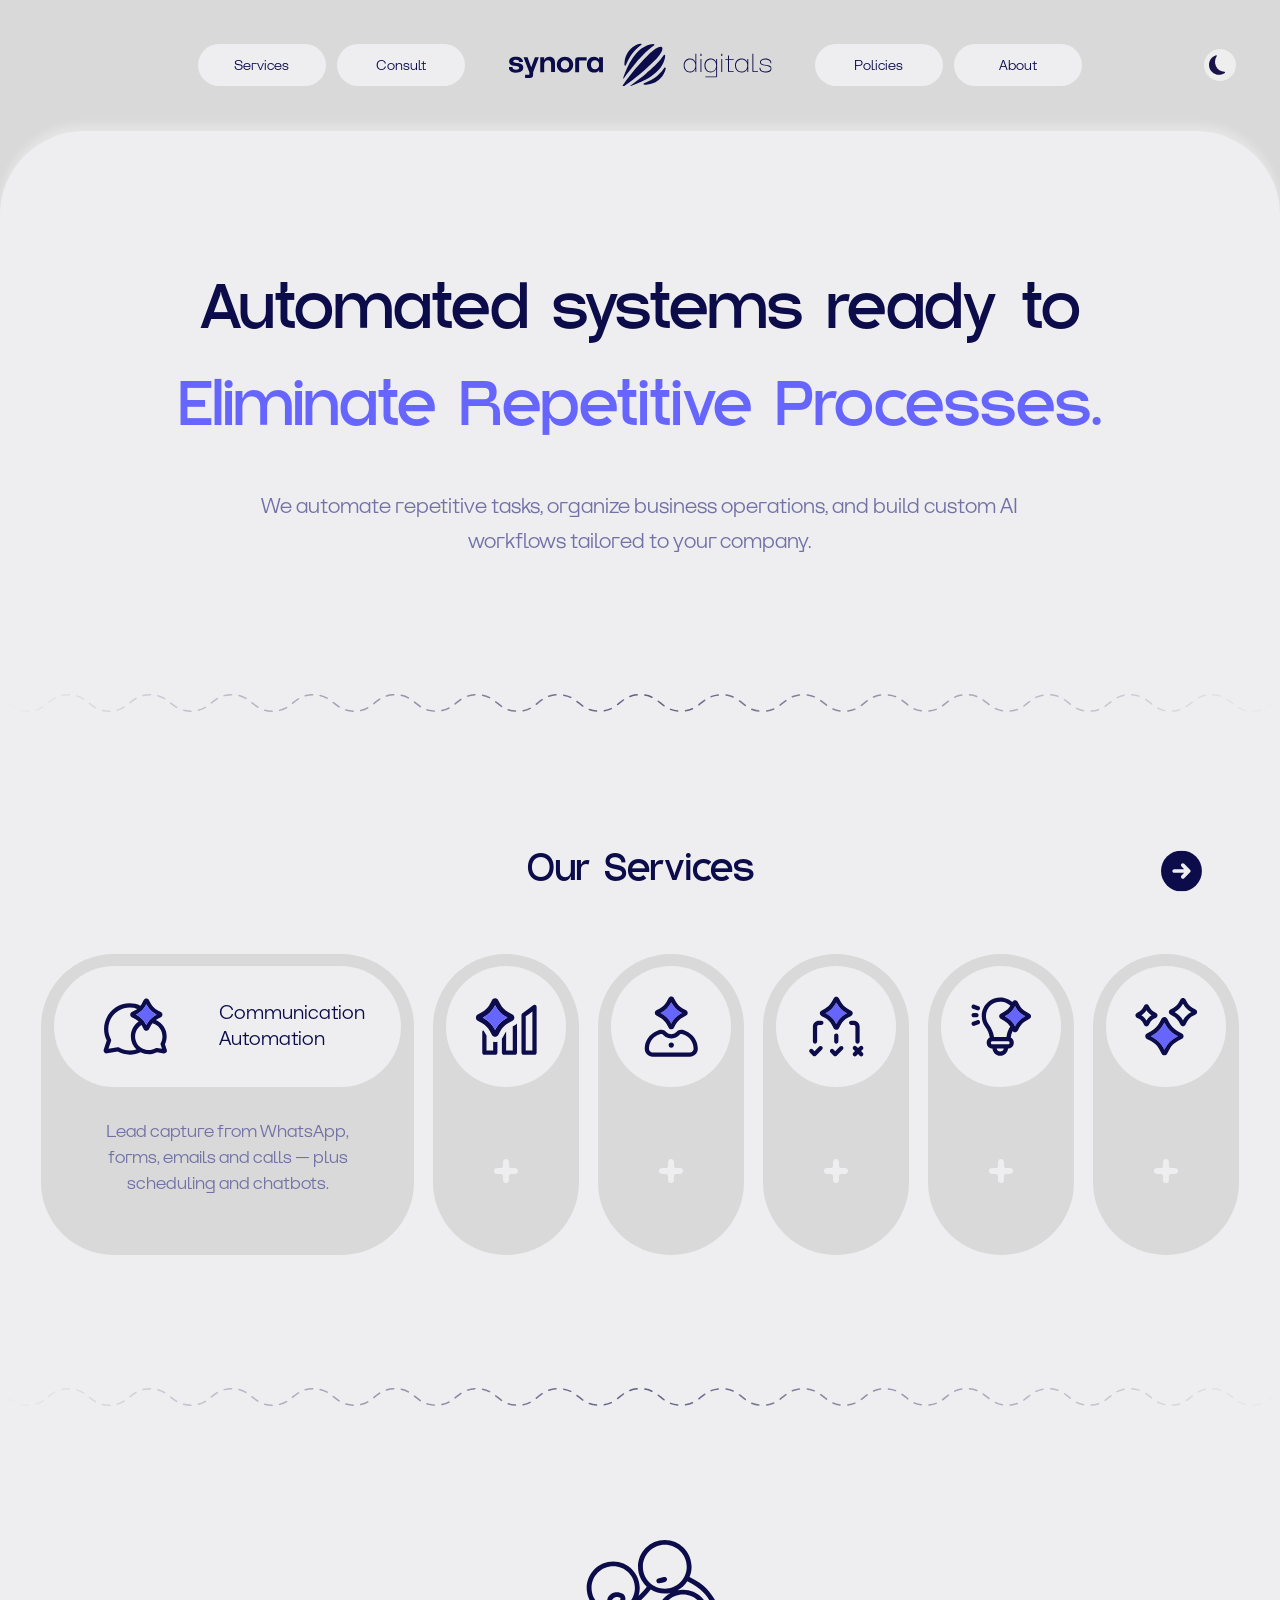
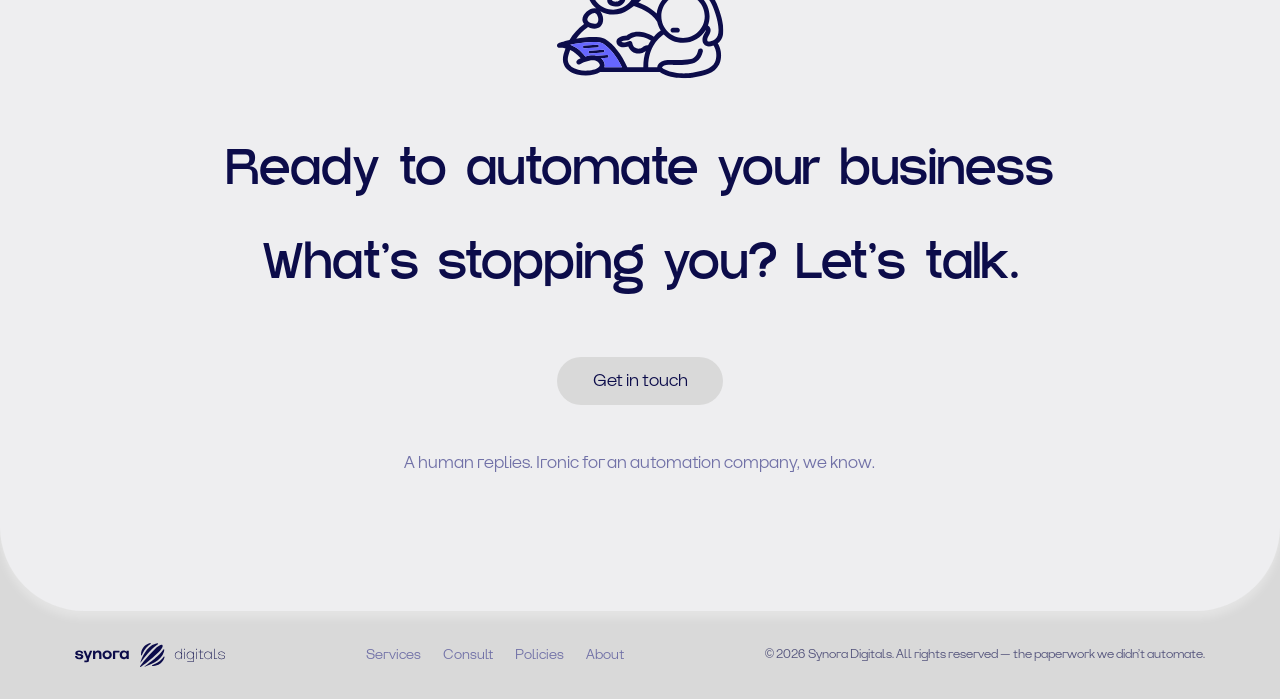
<file: index.html>
<!DOCTYPE html>
<html lang="en">
<head>
<meta charset="UTF-8">
<meta name="viewport" content="width=device-width, initial-scale=1.0, viewport-fit=cover">
<title>Synora Digitals - AI Automation Company</title>
<meta name="description" content="Synora Digitals builds custom AI automation systems that eliminate repetitive work, answer instantly, and keep your operations running without bottlenecks. Book a free consultation.">
<meta name="robots" content="index, follow">
<meta name="google-site-verification" content="ygjcTlVQc2gtDF-PCOr2YU6NqvxvszoKZoupLwQW_sA">
<script type="application/ld+json">
{
  "@context": "https://schema.org",
  "@type": "Organization",
  "name": "Synora Digitals",
  "url": "https://synoradigitals.com/",
  "logo": "https://synoradigitals.com/assets/img/logo-light.png",
  "description": "Synora Digitals builds custom AI automation systems that eliminate repetitive work, answer instantly, and keep your operations running without bottlenecks.",
  "email": "info@synoradigitals.com",
  "foundingDate": "2026",
  "areaServed": "Worldwide",
  "address": [
    { "@type": "PostalAddress", "addressCountry": "PK" },
    { "@type": "PostalAddress", "addressCountry": "IE" }
  ],
  "contactPoint": {
    "@type": "ContactPoint",
    "email": "info@synoradigitals.com",
    "contactType": "sales",
    "url": "https://synoradigitals.com/consult"
  }
}
</script>
<!-- placeholder domain — replace every synoradigitals.com URL on this page (and the other 4) once real hosting/domain is finalized -->
<link rel="canonical" href="https://synoradigitals.com/">
<meta name="theme-color" content="#d9d9d9" media="(prefers-color-scheme: light)">
<meta name="theme-color" content="#1e1e47" media="(prefers-color-scheme: dark)">

<meta property="og:type" content="website">
<meta property="og:site_name" content="Synora Digitals">
<meta property="og:title" content="Synora Digitals - AI Automation Company">
<meta property="og:description" content="Synora Digitals builds custom AI automation systems that eliminate repetitive work, answer instantly, and keep your operations running without bottlenecks. Book a free consultation.">
<meta property="og:url" content="https://synoradigitals.com/">
<meta property="og:image" content="https://synoradigitals.com/assets/img/og-image.png">
<meta property="og:image:type" content="image/png">
<meta property="og:image:width" content="1200">
<meta property="og:image:height" content="630">
<meta property="og:image:alt" content="Synora Digitals logo">
<meta property="og:locale" content="en_US">
<meta name="twitter:card" content="summary_large_image">
<meta name="twitter:title" content="Synora Digitals - AI Automation Company">
<meta name="twitter:description" content="Synora Digitals builds custom AI automation systems that eliminate repetitive work, answer instantly, and keep your operations running without bottlenecks. Book a free consultation.">
<meta name="twitter:image" content="https://synoradigitals.com/assets/img/og-image.png">
<meta name="twitter:image:alt" content="Synora Digitals logo">

<!-- Primary icon for Google SERP -->
<link rel="icon" type="image/png" sizes="192x192" href="assets/img/icon-192.png?v=2">
<!-- Standard root fallback -->
<link rel="shortcut icon" href="favicon.ico?v=2">
<link rel="apple-touch-icon" sizes="180x180" href="assets/img/apple-touch-icon.png?v=2">
<link rel="manifest" href="site.webmanifest">
<link rel="preload" href="assets/fonts/Quera.otf"        as="font" type="font/otf" crossorigin="anonymous">
<link rel="preload" href="assets/fonts/Arha Regular.otf" as="font" type="font/otf" crossorigin="anonymous">
<link rel="stylesheet" href="shared.css">
<script>if(localStorage.getItem('theme')==='dark')document.documentElement.setAttribute('data-dark','');</script>

<style>
/* Symmetric section gap (--gap) is defined in shared.css on .page-card. */

/* Two sizes bigger than anything in the shared type scale (shared.css) —
   this is the one page where the hero and its closing CTA get to be the
   biggest text on the site. Named tokens, not one-off numbers, same as
   everywhere else. */
:root {
  --fs-hero:     max(24px, calc(5.6  * var(--u)));
  --fs-cta-head: max(22px, calc(4.45 * var(--u)));
}
@media (orientation: portrait), (max-width: 700px) {
  :root {
    --fs-hero:     max(23px, calc(10.3 * var(--u)));
    --fs-cta-head: max(19px, calc(6    * var(--u)));
  }
}

/* ── HERO ── (compact per design: heading + sub only, zig-zag below) */
.hero-inner {
  padding: var(--gap) max(40px, calc(5.858 * var(--u)));
  display: flex; flex-direction: column; justify-content: center;
  align-items: center; text-align: left;
}
.hero-head {
  font-size: var(--fs-hero);
  font-weight: 600; line-height: 1.35;
  color: var(--primary); max-width: max(880px, calc(84 * var(--u)));
  text-align: center;
}
.typed-phrase { color: var(--phrase) }
.typed-line   { display: block; min-height: 1.35em; } /* phrases fit 1 line on web */
.break-tablet { display: none; }

/* Dust animation characters */
.dc {
  display: inline;
  --dust-blur: 14px;
  animation-fill-mode: both;
  animation-timing-function: ease-in-out;
  will-change: opacity, transform;
}
@keyframes dust-in {
  from { opacity: 0; filter: blur(var(--dust-blur)); transform: translateX(10px); }
  to   { opacity: 1; filter: blur(0);    transform: translateX(0); }
}
@keyframes dust-out {
  from { opacity: 1; filter: blur(0);    transform: translateX(0); }
  to   { opacity: 0; filter: blur(var(--dust-blur)); transform: translateX(-10px); }
}

.hero-sub {
  max-width: max(520px, calc(62.8 * var(--u))); font-size: var(--fs-lead); color: var(--muted);
  line-height: 1.75; margin-top: max(14px, calc(2.4 * var(--u)));
  text-align: center;
}

/* ── SECTION HEAD (centered title + arrow button right) ── */
.svc-sec { padding: var(--gap) 0 }
.sec-head { position: relative; text-align: center }
.sec-title {
  font-size: var(--fs-h1);
  font-weight: 600; color: var(--primary); line-height: 1.2;
}
.sec-arrow {
  position: absolute; right: calc(6.1 * var(--u)); top: 50%;
  transform: translateY(-50%);
  width: calc(3.2 * var(--u)); height: calc(3.2 * var(--u));
  min-width: 28px; min-height: 28px;
  color: var(--primary); display: block;
  transition: transform .2s;
}
.sec-arrow:hover { transform: translateY(-50%) translateX(2px) }
.sec-arrow svg { width: 100%; height: 100%; display: block }

/* ── SERVICE CARDS (1 expanded + 5 collapsed, accordion) ──
   --su floors the card scale so text floors can't overflow the fixed
   proportions on small phones — below ~365px viewports the cards stop
   shrinking and the row simply scrolls further instead. */
.svc-sec { --su: max(var(--u), 3.65px) }
.svc-row {
  display: flex; gap: calc(1.52 * var(--su));
  padding: 0 calc(3.2 * var(--u));
  margin-top: calc(4.5 * var(--u));
  justify-content: center;
  overflow-x: auto;
  scrollbar-width: none;
  -webkit-overflow-scrolling: touch;
}
.svc-row::-webkit-scrollbar { display: none }
.svc-card {
  position: relative; flex: 0 0 auto;
  width: calc(11.37 * var(--su)); height: calc(23.5 * var(--su));
  background: var(--header-bg);
  border-radius: calc(5.68 * var(--su));
  padding: calc(.97 * var(--su));
  cursor: pointer; overflow: hidden;
  touch-action: manipulation;
  -webkit-user-select: none; user-select: none;
  transition: width .5s cubic-bezier(.4,0,.2,1), background .3s;
}
.svc-card.open { width: calc(29.1 * var(--su)); cursor: default }
.svc-capsule {
  height: calc(9.43 * var(--su)); width: calc(9.43 * var(--su));
  border-radius: 999px; background: var(--main-bg);
  display: flex; align-items: center;
  padding-left: calc(2.12 * var(--su));
  gap: calc(3.9 * var(--su));
  transition: width .5s cubic-bezier(.4,0,.2,1), padding-left .5s cubic-bezier(.4,0,.2,1), background .3s;
}
.svc-card.open .svc-capsule { width: 100%; padding-left: calc(3.8 * var(--su)) }
.svc-ico { flex-shrink: 0; width: calc(5.2 * var(--su)); color: var(--primary) }
.svc-ico svg { width: 100%; height: auto; display: block }
.svc-name {
  font-size: max(13px, calc(1.5 * var(--su)));
  line-height: 1.35; color: var(--primary);
  white-space: nowrap; text-align: left;
  opacity: 0; transition: opacity .25s;
}
.svc-card.open .svc-name { opacity: 1; transition-delay: .2s }
.svc-desc {
  position: absolute;
  left: calc(3.05 * var(--su)); top: calc(12.9 * var(--su));
  width: calc(23 * var(--su));
  font-size: max(12px, calc(1.35 * var(--su)));
  line-height: 1.5; color: var(--muted); text-align: center;
  opacity: 0; transition: opacity .25s;
}
.svc-card.open .svc-desc { opacity: 1; transition-delay: .2s }
.svc-plus {
  /* plus glyph fills ~58% of its 22-unit viewBox — width compensated */
  position: absolute; left: 50%; top: calc(16.95 * var(--su));
  width: calc(3.31 * var(--su)); min-width: 22px;
  transform: translate(-50%, -50%);
  opacity: 1; transition: opacity .2s, background .3s;
  border-radius: 50%; isolation: isolate;
  --sweep-w: 12px; /* doubled, paired with the doubled blur below */
}
.svc-plus svg { width: 100%; height: auto; display: block; position: relative; z-index: 2; }
.svc-card.open .svc-plus { opacity: 0 }
/* same hover-glow treatment as shared.css's button sweep (bg->accent,
   glyph->#eeeef0, dynamically-sized sheen) — hovering anywhere on the
   collapsed card lights up its plus indicator, not just the tiny icon
   itself. The glyph's fill is set via var(--main-bg) on the <path> inside a
   <use>-referenced <symbol>; a "svg path" selector can't reach through that
   shadow boundary, but custom-property inheritance does, so overriding
   --main-bg locally re-colors it correctly. */
.svc-plus::before {
  content: ""; position: absolute; inset: 0; z-index: 1;
  border-radius: inherit;
  /* --sweep-gradient/--sweep-w/--sweep-opacity are shared tokens defined
     once in shared.css's :root — same gradient every hover/filled glow on
     the site reuses, at the shared default opacity (no local override
     needed, so a global brightness change there applies here too). Same
     fix as shared.css's button sweep: single non-tiled band that
     starts/ends off-screen, so the loop restart is invisible. */
  background: var(--sweep-gradient);
  background-size: 300% 100%; background-repeat: no-repeat; background-position-x: 150%;
  filter: blur(6px); mix-blend-mode: overlay; /* doubled from 3px, see shared.css's matching fix */
  opacity: 0; pointer-events: none;
}
.svc-card:hover .svc-plus, .svc-card:focus-visible .svc-plus,
.svc-plus:hover, .svc-plus:focus-visible {
  background: var(--phrase);
  --main-bg: #eeeef0;
}
.svc-card:hover .svc-plus::before, .svc-card:focus-visible .svc-plus::before,
.svc-plus:hover::before, .svc-plus:focus-visible::before {
  opacity: 1;
  animation: btn-sheen 1.8s linear infinite;
}

/* ── CTA ── */
.cta-sec {
  padding: var(--gap) max(24px, calc(5 * var(--u)));
  text-align: center;
}
.cta-ico { color: var(--primary); display: inline-block; width: calc(13 * var(--u)); min-width: 72px }
.cta-ico svg { width: 100%; height: auto; display: block }
.cta-head {
  font-size: var(--fs-cta-head);
  font-weight: 600; line-height: 1.65; color: var(--primary);
  margin-top: calc(3 * var(--u));
}
.cta-btn {
  display: inline-flex; align-items: center;
  margin-top: calc(3.4 * var(--u));
  background: var(--header-bg); color: var(--primary);
  border-radius: 999px; text-decoration: none;
  padding: max(8px, calc(.84 * var(--u))) max(20px, calc(2.8 * var(--u)));
  font-size: var(--fs-ui);
  font-family: 'Arha', sans-serif;
  transition: transform .15s, background .3s;
}
.cta-btn:hover { transform: translateY(-1px) }

@media (orientation: portrait), (max-width: 700px) {
  /* Mobile sizes upscaled ~1.35× from the design artboard for comfortable
     reading and touch (design values were authored small); proportions kept. */
  .break-tablet { display: inline; }
  .hero-inner { padding: var(--gap) max(18px, calc(7 * var(--u))) }
  .typed-line { min-height: 2.7em } /* phrases wrap to 2 lines on mobile */
  .hero-sub   { margin-top: max(12px, calc(5.5 * var(--u))); max-width: calc(84 * var(--u)) }

  .svc-sec { padding: var(--gap) 0 }
  .sec-arrow { right: calc(5.3 * var(--u)); width: calc(5 * var(--u)); height: calc(5 * var(--u)); min-width: 24px; min-height: 24px }
  .svc-row { margin-top: calc(5.5 * var(--u)); gap: calc(4.3 * var(--su)); padding: 0 calc(3.3 * var(--u)); justify-content: flex-start }
  .svc-card { width: calc(31.6 * var(--su)); height: calc(57.3 * var(--su)); border-radius: calc(15.8 * var(--su)); padding: calc(2.7 * var(--su)) }
  .svc-card.open { width: calc(80.9 * var(--su)) }
  .svc-capsule { height: calc(26.2 * var(--su)); width: calc(26.2 * var(--su)); padding-left: calc(6.55 * var(--su)); gap: calc(10.6 * var(--su)) }
  .svc-card.open .svc-capsule { padding-left: calc(10.6 * var(--su)) }
  .svc-ico { width: calc(13.1 * var(--su)) }
  .svc-name { font-size: max(14px, calc(4.3 * var(--su))) }
  .svc-desc { left: calc(10.75 * var(--su)); top: calc(32.5 * var(--su)); width: calc(59.4 * var(--su)); font-size: max(13px, calc(3.9 * var(--su))) }
  .svc-plus { top: calc(40.5 * var(--su)); width: calc(7.6 * var(--su)) }

  /* narrow inline padding so the CTA heading gets full width -> 2 lines, not 3 */
  .cta-sec { padding: var(--gap) max(12px, calc(3 * var(--u))) }
  .cta-ico { width: calc(23 * var(--u)); min-width: 76px }
  /* bigger heading than the no-wrap ceiling allows -> drop the hard break
     and let it balance naturally over ~3 lines */
  .cta-head { margin-top: calc(4.2 * var(--u)); text-wrap: balance }
  .cta-head br { display: none }
  .cta-btn { margin-top: calc(4 * var(--u)); padding: max(8px, calc(.98 * var(--u))) max(20px, calc(4.2 * var(--u))); min-height: 32px }

  /* Lighter blur = far less compositing cost per character on phone GPUs.
     Same slide/fade animation, just cheaper to paint 30+ times at once. */
  .dc { --dust-blur: 5px; }
}

/* ── ACCENT (#6666ff) ANIMATIONS ──
   Registered so the color interpolates smoothly instead of snapping. */
@property --phrase {
  syntax: '<color>';
  inherits: true;
  initial-value: #6666ff;
}
@keyframes ico-pop {
  0%   { transform: scale(1) }
  40%  { transform: scale(1.09) }
  100% { transform: scale(1) }
}
/* Pop replays on every click (CTA-style, restarted via reflow trick) */
.svc-ico.pop-now { animation: ico-pop .4s ease }
/* Same pair as the CTA icon: beam sweep through the accent shape on every click */
.svc-beam { opacity: 0 }
.svc-ico.pop-now .svc-beam { animation: svc-beam .4s linear }
@keyframes svc-beam {
  0%   { opacity: 0; transform: translateX(0) }
  15%  { opacity: 1 }
  85%  { opacity: 1 }
  100% { opacity: 0; transform: translateX(80px) }
}

/* Get in touch: accent breathes with the same shine curve; click gives a small pop */
.cta-ico {
  position: relative; cursor: pointer;
  /* no double-tap zoom / text selection on frequent clicking */
  touch-action: manipulation;
  -webkit-user-select: none; user-select: none;
}
.cta-ico svg { overflow: visible; will-change: transform }
.cta-ico.ping-now svg { animation: ico-pop .4s ease }
/* Light beam sweeps through the accent shape on click (clipped to it) */
.git-beam { opacity: 0 }
.cta-ico.ping-now .git-beam { animation: git-beam .4s linear }
@keyframes git-beam {
  0%   { opacity: 0; transform: translateX(0) }
  15%  { opacity: 1 }
  85%  { opacity: 1 }
  100% { opacity: 0; transform: translateX(32px) }
}

@media (prefers-reduced-motion: reduce) {
  .svc-card, .svc-capsule, .svc-name, .svc-desc, .svc-plus { transition-duration: 1ms !important; transition-delay: 0ms !important }
  .svc-ico, .svc-ico svg, .cta-ico svg, .git-beam, .svc-beam { animation: none !important }
  .svc-plus::before { animation: none !important }
}

/* Button is visually compact; keep the effective touch target ≥44px */
@media (pointer: coarse) {
  .cta-btn { position: relative }
  .cta-btn::after { content: ""; position: absolute; inset: -8px }
}
</style>
</head>
<body>

<!-- ═══ NAV ═══ -->
<nav>
  <div class="nav-left">
    <a href="/services"   class="nav-pill">Services</a>
    <a href="/consult"    class="nav-pill">Consult</a>
  </div>

  <button class="ham-btn" onclick="openMenu()" aria-label="Menu">
    <img class="ham-icon" src="assets/img/menu-icon-light.svg" alt="">
  </button>

  <a href="/" class="logo">
    <img class="logo-img" src="assets/img/logo-light.svg" alt="Synora Digitals">
  </a>

  <div class="nav-right">
    <a href="/policies" class="nav-pill">Policies</a>
    <a href="/about"     class="nav-pill">About</a>
    <button class="dark-btn" id="darkBtn" onclick="toggleDark()" aria-label="Toggle dark mode"><img class="theme-icon" src="assets/img/moon-icon.svg" alt=""></button>
  </div>
</nav>

<!-- ═══ MOBILE MENU ═══ -->
<div class="mmask" id="mmask" onclick="maskClick(event)">
  <div class="mmcard">
    <button class="mmclose" onclick="closeMenu()" aria-label="Close menu"><img class="cross-icon" src="assets/img/menu-cross-light.svg" alt=""></button>
    <nav class="mmlinks">
      <a href="/services"   onclick="closeMenu()">Services</a>
      <a href="/consult"    onclick="closeMenu()">Consult</a>
      <a href="/policies"   onclick="closeMenu()">Policies</a>
      <a href="/about"      onclick="closeMenu()">About</a>
    </nav>
  </div>
</div>

<!-- Inline icon symbols (tokenized fills: currentColor / var(--phrase) / var(--main-bg)) -->
<svg xmlns="http://www.w3.org/2000/svg" width="0" height="0" style="position:absolute;overflow:hidden" aria-hidden="true">
<defs>
<!-- Click shine: a light beam rect, clipped to the accent (arm) shape, moved
     by a CSS transform - reliable on iOS where SMIL gradient animation is not -->
<clipPath id="gitClip"><path d="M13.9,37.34h5.18c-1.57-3.25-3.44-5.59-5.58-6.98c-0.35-0.22-0.76-0.36-1.19-0.38 c-3.25-0.2-6.31,0.29-8.43,0.79c1.39,0.52,3.03,1.52,4.45,3.45c1.01-0.31,2.19-0.51,3.24-0.25l3.12-0.2 c0.23-0.01,0.42,0.16,0.43,0.38c0.01,0.22-0.15,0.42-0.38,0.43l-1.8,0.11c0.47,0.41,1.16,1.19,1.07,2.2 C13.98,37.06,13.94,37.2,13.9,37.34z M8.05,31.78c-0.01,0-0.01,0-0.02,0c-0.21,0-0.39-0.17-0.41-0.38 C7.61,31.17,7.78,30.98,8,30.97l3.86-0.24c0.23-0.01,0.42,0.15,0.43,0.38c0.01,0.22-0.16,0.42-0.38,0.43L8.05,31.78z M13.53,33.06 L9.67,33.3H9.65c-0.21,0-0.39-0.16-0.41-0.38c-0.01-0.22,0.15-0.42,0.38-0.43l3.86-0.24c0.23-0.01,0.42,0.15,0.43,0.38 C13.92,32.85,13.75,33.04,13.53,33.06z"/></clipPath>
<linearGradient id="gitBeamGrad" x1="0" y1="0" x2="1" y2="0">
<stop offset="0" stop-color="#d9d9ff" stop-opacity="0"/>
<stop offset=".5" stop-color="#d9d9ff"/>
<stop offset="1" stop-color="#d9d9ff" stop-opacity="0"/>
</linearGradient>
<clipPath id="clip-communication"><path d="M42.62,15.27l-0.98,0.53c-0.79,0.43-1.54,0.93-2.25,1.49c-1.54,1.17-2.85,2.65-3.87,4.33 c-0.17,0.25-0.31,0.51-0.46,0.78l-0.53,0.98L34,22.4c-0.08-0.15-0.17-0.3-0.26-0.45c-0.58-1.03-1.29-1.97-2.1-2.83 C30.44,17.8,29,16.68,27.4,15.8l-0.99-0.53l0.99-0.53c1.19-0.65,2.27-1.42,3.24-2.32c0.84-0.74,1.59-1.59,2.23-2.5 c0.41-0.56,0.79-1.16,1.12-1.77l0.53-0.99l0.53,0.99c1.51,2.8,3.79,5.06,6.59,6.59L42.62,15.27z"/></clipPath>
<clipPath id="clip-sales"><path d="M26.85,17.59l-1.15,0.62c-3.34,1.82-6.04,4.53-7.88,7.9l-0.61,1.12l-0.61-1.12 c-1.83-3.37-4.53-6.07-7.9-7.9l-1.12-0.62l1.12-0.61c3.37-1.82,6.08-4.52,7.9-7.88l0.61-1.13l0.61,1.13 c1.82,3.36,4.53,6.07,7.88,7.88L26.85,17.59z"/></clipPath>
<clipPath id="clip-administrative"><path d="M34.3,13.97l-1.08,0.58c-2.85,1.54-5.18,3.87-6.73,6.73l-0.58,1.08l-0.58-1.06 c-1.56-2.86-3.89-5.2-6.75-6.75l-1.08-0.58l1.08-0.6c2.88-1.56,5.21-3.87,6.75-6.72l0.58-1.08l0.58,1.08 c1.56,2.86,3.87,5.18,6.73,6.73L34.3,13.97z"/></clipPath>
<clipPath id="clip-operations"><path d="M34.34,14.23l-1.09,0.58c-2.85,1.56-5.18,3.89-6.73,6.77l-0.6,1.08l-0.6-1.08 c-1.54-2.88-3.89-5.21-6.75-6.77l-1.09-0.58l1.09-0.6c2.88-1.56,5.21-3.89,6.75-6.73l0.6-1.09l0.6,1.09 c1.54,2.86,3.87,5.18,6.73,6.73L34.34,14.23z"/></clipPath>
<clipPath id="clip-marketing"><path d="M44.65,16.57l-0.94,0.51c-2.76,1.49-5.01,3.74-6.52,6.54l-0.51,0.94l-0.51-0.94 c-1.51-2.78-3.76-5.03-6.54-6.54l-0.94-0.51l0.94-0.51c2.78-1.51,5.05-3.77,6.54-6.52l0.51-0.94l0.51,0.94 c1.49,2.76,3.76,5.01,6.52,6.52L44.65,16.57z"/></clipPath>
<clipPath id="clip-ai"><path d="M35.1,32.05l-1.8,0.96c-3.34,1.82-6.06,4.53-7.88,7.88l-0.96,1.8l-0.98-1.8c-1.8-3.33-4.53-6.06-7.91-7.88 l-1.79-0.96l1.79-0.98c3.36-1.82,6.09-4.55,7.91-7.91l0.98-1.79l0.96,1.79c1.84,3.38,4.55,6.11,7.89,7.91L35.1,32.05z"/></clipPath>
</defs>
<symbol id="i-communication" viewBox="0 0 51.83 49.24"><g> <path fill="currentColor" d="M50.48,42.75l-1.47-4.48c0.89-1.87,1.36-3.94,1.36-6.04c0-5.71-3.44-10.62-8.36-12.76 c0.38-0.28,0.79-0.53,1.21-0.76l2.63-1.42c0.73-0.38,1.19-1.14,1.21-1.97c0.02-0.84-0.43-1.62-1.21-2.07l-2.63-1.42 c-2.23-1.21-4.04-3.03-5.24-5.24L36.53,3.9c-0.43-0.73-1.24-1.17-2.05-1.16c-0.84,0.02-1.59,0.48-1.97,1.19l-1.42,2.65 c-0.33,0.61-0.71,1.17-1.12,1.72c-2.55-1.19-5.36-1.85-8.36-1.85c-11.04,0-20.02,8.98-20.02,20.02c0,3.11,0.73,6.19,2.1,8.95 l-2.32,7.03c-0.28,0.81-0.08,1.72,0.51,2.35c0.56,0.6,1.39,0.84,2.17,0.66l8.09-1.36c2.86,1.56,6.12,2.38,9.46,2.38 c3.01,0,5.86-0.66,8.42-1.87c1.92,0.99,4.09,1.56,6.39,1.56c2.27,0,4.47-0.55,6.42-1.57l5.23,0.88c0.7,0.15,1.44-0.07,1.95-0.6 C50.54,44.31,50.73,43.5,50.48,42.75z M30.64,12.42c0.84-0.74,1.59-1.59,2.23-2.5c0.41-0.56,0.79-1.16,1.12-1.77l0.53-0.99 l0.53,0.99c1.51,2.8,3.79,5.06,6.59,6.59l0.98,0.53l-0.98,0.53c-0.79,0.43-1.54,0.93-2.25,1.49c-1.54,1.17-2.85,2.65-3.87,4.33 c-0.17,0.25-0.31,0.51-0.46,0.78l-0.53,0.98L34,22.4c-0.08-0.15-0.17-0.3-0.26-0.45c-0.58-1.03-1.29-1.97-2.1-2.83 C30.44,17.8,29,16.68,27.4,15.8l-0.99-0.53l0.99-0.53C28.59,14.1,29.66,13.32,30.64,12.42z M21.61,43.18 c-2.96,0-5.84-0.78-8.31-2.23c-0.26-0.15-0.55-0.23-0.84-0.23c-0.1,0-0.18,0.02-0.28,0.03l-7.16,1.21l2.04-6.16 c0.15-0.43,0.1-0.91-0.12-1.31c-1.32-2.45-2.04-5.23-2.04-8.02c0-9.22,7.5-16.71,16.71-16.71c2.04,0,3.99,0.36,5.79,1.06 c-0.5,0.36-1.03,0.71-1.59,1.01l-2.65,1.44c-0.73,0.43-1.17,1.21-1.16,2.05c0.02,0.84,0.48,1.59,1.19,1.97l2.63,1.42 c1.01,0.55,1.94,1.21,2.75,2c-3.69,2.5-6.11,6.73-6.11,11.52c0,3.99,1.67,7.58,4.35,10.13C25.18,42.89,23.43,43.18,21.61,43.18z M45.65,38.65l1.08,3.26l-3.9-0.66c-0.38-0.07-0.78,0.02-1.12,0.22c-1.56,0.93-3.39,1.41-5.28,1.41c-0.98,0-1.92-0.13-2.81-0.4 c-1.26-0.33-2.42-0.89-3.44-1.65c-2.66-1.92-4.38-5.05-4.38-8.59c0-3.76,1.95-7.05,4.9-8.95c0.15,0.23,0.28,0.46,0.41,0.69 l1.41,2.61c0.4,0.73,1.14,1.19,1.99,1.21c0.02,0,0.02,0,0.03,0c0.83,0,1.6-0.45,2.04-1.19l1.42-2.63c0.38-0.69,0.81-1.36,1.32-1.97 c0.7,0.18,1.36,0.45,1.99,0.78c3.42,1.77,5.77,5.34,5.77,9.45c0,1.79-0.45,3.56-1.29,5.11C45.55,37.74,45.5,38.22,45.65,38.65z"/> <path fill="var(--phrase)" d="M42.62,15.27l-0.98,0.53c-0.79,0.43-1.54,0.93-2.25,1.49c-1.54,1.17-2.85,2.65-3.87,4.33 c-0.17,0.25-0.31,0.51-0.46,0.78l-0.53,0.98L34,22.4c-0.08-0.15-0.17-0.3-0.26-0.45c-0.58-1.03-1.29-1.97-2.1-2.83 C30.44,17.8,29,16.68,27.4,15.8l-0.99-0.53l0.99-0.53c1.19-0.65,2.27-1.42,3.24-2.32c0.84-0.74,1.59-1.59,2.23-2.5 c0.41-0.56,0.79-1.16,1.12-1.77l0.53-0.99l0.53,0.99c1.51,2.8,3.79,5.06,6.59,6.59L42.62,15.27z"/> </g></symbol>
<symbol id="i-sales" viewBox="0 0 51.83 49.24"><g> <path fill="currentColor" d="M30.75,15.16l-3.14-1.69c-2.64-1.44-4.83-3.61-6.26-6.26L19.64,4c-0.51-0.86-1.5-1.39-2.47-1.39 c-1,0.03-1.92,0.59-2.39,1.46L13.1,7.21c-1.4,2.63-3.6,4.81-6.27,6.26l-3.16,1.71c-0.89,0.51-1.4,1.46-1.4,2.47 c0.01,1,0.57,1.92,1.43,2.39l3.13,1.69c2.64,1.42,4.83,3.63,6.27,6.27l1.69,3.09c0.47,0.9,1.39,1.46,2.39,1.46h0.05 c0.97,0,1.9-0.51,2.44-1.43L21.35,28c1.43-2.68,3.63-4.87,6.26-6.27l3.14-1.69c0.86-0.49,1.43-1.39,1.43-2.39 C32.19,16.64,31.68,15.7,30.75,15.16z M25.71,18.21c-3.34,1.82-6.04,4.53-7.88,7.9l-0.61,1.12l-0.61-1.12 c-1.83-3.37-4.53-6.07-7.9-7.9l-1.12-0.62l1.12-0.61c3.37-1.82,6.08-4.52,7.9-7.88l0.61-1.13l0.61,1.13 c1.82,3.36,4.53,6.07,7.88,7.88l1.15,0.61L25.71,18.21z M48.61,7.81c-0.58-0.26-1.28-0.16-1.77,0.26c-2.6,2.2-5.39,4.28-8.31,6.16 c-0.49,0.3-0.77,0.84-0.77,1.39v29.36c0,0.9,0.74,1.65,1.66,1.65h8.48c0.92,0,1.66-0.74,1.66-1.65V9.32 C49.56,8.67,49.19,8.09,48.61,7.81z M46.26,43.32h-5.18V16.51c1.77-1.17,3.51-2.43,5.18-3.72V43.32z M32.64,23.53l-1.67,0.9v18.88 H25.8V28.43c-0.34,0.46-0.66,0.96-0.94,1.47l-0.7,1.29l-1,1.82l-0.03,0.07l-0.05,0.05c-0.19,0.3-0.36,0.61-0.58,0.86v10.98 c0,0.9,0.73,1.65,1.66,1.65h8.47c0.92,0,1.65-0.74,1.65-1.65V22.25C33.81,22.75,33.27,23.18,32.64,23.53z M17.34,36.53 c-0.04,0.01-0.08,0.01-0.12,0.01h-0.13c-0.49-0.01-0.94-0.08-1.39-0.2v6.97h-5.18V31.6l-0.94-1.7c-0.2-0.38-0.42-0.74-0.66-1.09 c-0.32-0.46-0.66-0.9-1.05-1.31c-0.39,0.3-0.66,0.8-0.66,1.32v16.16c0,0.9,0.76,1.65,1.66,1.65h8.48c0.92,0,1.66-0.74,1.66-1.65 v-8.66C18.48,36.45,17.92,36.53,17.34,36.53z"/> <path fill="var(--phrase)" d="M26.85,17.59l-1.15,0.62c-3.34,1.82-6.04,4.53-7.88,7.9l-0.61,1.12l-0.61-1.12 c-1.83-3.37-4.53-6.07-7.9-7.9l-1.12-0.62l1.12-0.61c3.37-1.82,6.08-4.52,7.9-7.88l0.61-1.13l0.61,1.13 c1.82,3.36,4.53,6.07,7.88,7.88L26.85,17.59z"/> </g></symbol>
<symbol id="i-administrative" viewBox="0 0 51.83 49.24"><g> <path fill="var(--phrase)" d="M34.3,13.97l-1.08,0.58c-2.85,1.54-5.18,3.87-6.73,6.73l-0.58,1.08l-0.58-1.06 c-1.56-2.86-3.89-5.2-6.75-6.75l-1.08-0.58l1.08-0.6c2.88-1.56,5.21-3.87,6.75-6.72l0.58-1.08l0.58,1.08 c1.56,2.86,3.87,5.18,6.73,6.73L34.3,13.97z"/> <path fill="currentColor" d="M37.5,11.94l-2.7-1.46c-2.28-1.24-4.15-3.11-5.39-5.39l-1.47-2.75c-0.43-0.73-1.19-1.16-2.02-1.16h-0.05 c-0.84,0.02-1.6,0.48-1.99,1.19l-1.46,2.71c-1.22,2.27-3.11,4.14-5.41,5.39l-2.73,1.47c-0.73,0.43-1.17,1.22-1.16,2.07 c0.02,0.84,0.48,1.6,1.21,1.97l2.68,1.47c2.3,1.24,4.17,3.11,5.41,5.41l1.46,2.66c0.38,0.74,1.14,1.21,1.99,1.22h0.05 c0.83,0,1.59-0.45,2.04-1.21l1.46-2.68c1.26-2.32,3.11-4.19,5.39-5.41l2.7-1.46c0.73-0.4,1.19-1.14,1.21-1.99 C38.72,13.18,38.28,12.38,37.5,11.94z M33.23,14.55c-2.85,1.54-5.18,3.87-6.73,6.73l-0.58,1.08l-0.58-1.06 c-1.56-2.86-3.89-5.2-6.75-6.75l-1.08-0.58l1.08-0.6c2.88-1.56,5.21-3.87,6.75-6.72l0.58-1.08l0.58,1.08 c1.56,2.86,3.87,5.18,6.73,6.73l1.08,0.58L33.23,14.55z M37.1,27.97l-1.7-0.66c-1.37-0.55-2.95-0.41-4.22,0.36 c-0.08,0.05-0.15,0.1-0.21,0.17l-1.59,1.37c-1.97,1.72-4.95,1.72-6.92,0l-1.59-1.37c-0.07-0.07-0.13-0.12-0.21-0.17 c-1.27-0.78-2.85-0.91-4.22-0.36l-1.7,0.66c-5.77,2.25-9.5,7.71-9.5,13.92c0,3.41,2.76,6.17,6.17,6.17h29.02 c3.41,0,6.17-2.76,6.17-6.17C46.6,35.68,42.87,30.22,37.1,27.97z M40.43,44.75H11.4c-1.57,0-2.86-1.29-2.86-2.86 c0-4.83,2.9-9.08,7.4-10.84l1.7-0.66c0.17-0.07,0.35-0.1,0.53-0.1c0.23,0,0.45,0.05,0.66,0.15l1.46,1.27c3.21,2.8,8.04,2.8,11.25,0 L33,30.43c0.38-0.18,0.81-0.2,1.19-0.05l1.7,0.66c4.5,1.75,7.4,6.01,7.4,10.84C43.29,43.46,42,44.75,40.43,44.75z M27.98,39.01 c0,1.14-0.93,2.07-2.07,2.07s-2.07-0.93-2.07-2.07c0-1.14,0.93-2.07,2.07-2.07S27.98,37.86,27.98,39.01z"/> </g></symbol>
<symbol id="i-operations" viewBox="0 0 51.83 49.24"><g> <path fill="var(--phrase)" d="M34.34,14.23l-1.09,0.58c-2.85,1.56-5.18,3.89-6.73,6.77l-0.6,1.08l-0.6-1.08 c-1.54-2.88-3.89-5.21-6.75-6.77l-1.09-0.58l1.09-0.6c2.88-1.56,5.21-3.89,6.75-6.73l0.6-1.09l0.6,1.09 c1.54,2.86,3.87,5.18,6.73,6.73L34.34,14.23z"/> <path fill="currentColor" d="M44.12,24.57v11.66c0,0.91-0.74,1.65-1.65,1.65c-0.91,0-1.65-0.74-1.65-1.65V24.57 c0-0.68-0.56-1.24-1.26-1.24H37.5c-0.91,0-1.65-0.74-1.65-1.65c0-0.93,0.74-1.65,1.65-1.65h2.05 C42.06,20.02,44.12,22.06,44.12,24.57z M14.33,20.02h-2.05c-2.51,0-4.57,2.04-4.57,4.55v11.66c0,0.91,0.74,1.65,1.65,1.65 s1.65-0.74,1.65-1.65V24.57c0-0.68,0.56-1.24,1.26-1.24h2.05c0.91,0,1.65-0.74,1.65-1.65C15.99,20.75,15.24,20.02,14.33,20.02z M38.74,14.28c-0.02,0.84-0.48,1.59-1.21,1.99l-2.71,1.46c-2.28,1.24-4.15,3.11-5.39,5.43l-1.47,2.7 c-0.45,0.76-1.21,1.21-2.05,1.21h-0.05c-0.83-0.02-1.59-0.5-1.97-1.22l-1.46-2.68c-1.26-2.3-3.13-4.17-5.43-5.43l-2.7-1.47 c-0.73-0.36-1.19-1.13-1.21-1.97c-0.02-0.84,0.43-1.64,1.16-2.07l2.73-1.49c2.32-1.26,4.2-3.11,5.43-5.39l1.47-2.71 c0.38-0.73,1.14-1.19,1.97-1.21c0.86-0.05,1.65,0.41,2.07,1.16l1.51,2.76c1.22,2.28,3.09,4.15,5.39,5.39l2.71,1.47 C38.31,12.64,38.75,13.44,38.74,14.28z M34.34,14.23l-1.09-0.6c-2.86-1.56-5.2-3.87-6.73-6.73l-0.6-1.09l-0.6,1.09 c-1.54,2.85-3.87,5.18-6.75,6.73l-1.09,0.6l1.09,0.58c2.86,1.56,5.21,3.89,6.75,6.77l0.6,1.08l0.6-1.08 c1.56-2.88,3.89-5.21,6.73-6.77L34.34,14.23z M25.92,29.95c-0.91,0-1.65,0.73-1.65,1.65v4.63c0,0.91,0.74,1.65,1.65,1.65 c0.91,0,1.65-0.74,1.65-1.65V31.6C27.57,30.68,26.83,29.95,25.92,29.95z M31.01,40.14c-0.65-0.65-1.69-0.65-2.33,0l-3.59,3.59 l-1.31-1.31c-0.65-0.65-1.7-0.65-2.35,0c-0.65,0.65-0.65,1.69,0,2.33l2.48,2.48c0.33,0.33,0.74,0.5,1.17,0.5s0.84-0.17,1.17-0.5 l4.75-4.75C31.66,41.84,31.66,40.8,31.01,40.14z M14.88,40.14c-0.65-0.65-1.69-0.65-2.33,0l-3.59,3.59l-1.31-1.31 c-0.65-0.65-1.7-0.65-2.35,0c-0.65,0.65-0.65,1.69,0,2.33l2.48,2.48c0.33,0.33,0.74,0.5,1.17,0.5s0.84-0.17,1.17-0.5l4.75-4.75 C15.52,41.84,15.52,40.8,14.88,40.14z M45.22,43.7l1.31-1.31c0.65-0.65,0.65-1.7,0-2.35c-0.65-0.65-1.7-0.65-2.35,0l-1.31,1.31 l-1.31-1.31c-0.65-0.65-1.7-0.65-2.35,0c-0.65,0.65-0.65,1.7,0,2.35l1.31,1.31L39.22,45c-0.65,0.65-0.65,1.7,0,2.35 c0.33,0.31,0.74,0.48,1.17,0.48s0.84-0.17,1.17-0.48l1.31-1.31l1.31,1.31c0.33,0.31,0.74,0.48,1.17,0.48s0.84-0.17,1.17-0.48 c0.65-0.65,0.65-1.7,0-2.35L45.22,43.7z"/> </g></symbol>
<symbol id="i-marketing" viewBox="0 0 51.83 49.24"><g> <path fill="var(--phrase)" d="M44.65,16.57l-0.94,0.51c-2.76,1.49-5.01,3.74-6.52,6.54l-0.51,0.94l-0.51-0.94 c-1.51-2.78-3.76-5.03-6.54-6.54l-0.94-0.51l0.94-0.51c2.78-1.51,5.05-3.77,6.54-6.52l0.51-0.94l0.51,0.94 c1.49,2.76,3.76,5.01,6.52,6.52L44.65,16.57z"/> <path fill="currentColor" d="M6.61,14.1h-2.2c-0.91,0-1.65,0.74-1.65,1.65c0,0.91,0.74,1.65,1.65,1.65h2.2c0.93,0,1.65-0.74,1.65-1.65 C8.26,14.85,7.53,14.1,6.61,14.1z M9.27,20.62C8.96,19.76,8,19.33,7.15,19.64l-3.31,1.21c-0.86,0.31-1.31,1.26-0.99,2.12 c0.25,0.68,0.88,1.09,1.56,1.09c0.18,0,0.38-0.03,0.56-0.1l3.31-1.21C9.14,22.44,9.58,21.48,9.27,20.62z M8.28,8.77L4.97,7.57 C4.13,7.25,3.17,7.7,2.85,8.54c-0.31,0.86,0.13,1.82,0.99,2.13l3.31,1.21c0.18,0.07,0.38,0.1,0.56,0.1c0.68,0,1.31-0.41,1.56-1.09 C9.58,10.03,9.14,9.09,8.28,8.77z M47.89,14.55l-2.61-1.41c-2.2-1.19-3.99-2.98-5.18-5.18L38.66,5.3 c-0.41-0.73-1.26-1.16-2.04-1.14c-0.83,0.02-1.59,0.48-1.97,1.19L34.6,5.43c-1.77-1.56-3.92-2.68-6.29-3.19 c-4.37-0.94-8.84,0.08-12.24,2.85c-3.43,2.75-5.38,6.83-5.38,11.22c0,3.11,0.96,6.06,2.8,8.55c1.95,2.63,3.13,5.46,3.46,8.24 c-1.41,0.69-2.38,2.15-2.38,3.84v0.43c0,2.37,1.92,4.29,4.29,4.29h0.18c0.21,3.18,2.85,5.69,6.07,5.69s5.87-2.51,6.09-5.69h0.18 c2.35,0,4.27-1.92,4.27-4.29v-0.43c0-1.69-0.98-3.14-2.38-3.84c0.2-1.74,0.71-3.46,1.52-5.11c0.4,0.6,1.09,0.98,1.84,0.99h0.05 c0.81,0,1.57-0.45,2.02-1.19l1.41-2.6c1.19-2.22,2.99-4.02,5.18-5.2l2.61-1.41c0.71-0.4,1.17-1.14,1.19-1.97 C49.1,15.77,48.65,14.99,47.89,14.55z M25.11,44.03c-1.39,0-2.56-1.04-2.76-2.38h5.53C27.67,42.99,26.51,44.03,25.11,44.03z M32.34,37.36c0,0.55-0.43,0.98-0.96,0.98H18.85c-0.53,0-0.98-0.43-0.98-0.98v-0.43c0-0.18,0.05-0.35,0.13-0.48 c0.17-0.3,0.48-0.5,0.84-0.5h12.53c0.36,0,0.66,0.2,0.83,0.5c0.08,0.13,0.13,0.3,0.13,0.48V37.36z M29.97,32.65h-9.73 c-0.41-3.34-1.8-6.68-4.09-9.76C14.75,20.97,14,18.7,14,16.3c0-3.38,1.51-6.52,4.14-8.65c1.99-1.6,4.45-2.45,7-2.45 c0.81,0,1.64,0.08,2.47,0.26c2.07,0.43,3.9,1.51,5.38,2.95c-1.16,1.99-2.86,3.61-4.93,4.73l-2.63,1.42 c-0.73,0.43-1.17,1.21-1.16,2.05c0.02,0.83,0.48,1.59,1.19,1.95l2.6,1.42c2,1.08,3.67,2.66,4.85,4.6 C31.28,27.16,30.3,29.89,29.97,32.65z M43.7,17.08c-2.76,1.49-5.01,3.74-6.52,6.54l-0.51,0.94l-0.51-0.94 c-1.51-2.78-3.76-5.03-6.54-6.54l-0.94-0.51l0.94-0.51c2.78-1.51,5.05-3.77,6.54-6.52l0.51-0.94l0.51,0.94 c1.49,2.76,3.76,5.01,6.52,6.52l0.94,0.51L43.7,17.08z"/> </g></symbol>
<symbol id="i-ai" viewBox="0 0 51.83 49.24"><g> <path fill="var(--phrase)" d="M35.1,32.05l-1.8,0.96c-3.34,1.82-6.06,4.53-7.88,7.88l-0.96,1.8l-0.98-1.8c-1.8-3.33-4.53-6.06-7.91-7.88 l-1.79-0.96l1.79-0.98c3.36-1.82,6.09-4.55,7.91-7.91l0.98-1.79l0.96,1.79c1.84,3.38,4.55,6.11,7.89,7.91L35.1,32.05z"/> <path fill="currentColor" d="M18.01,14.03l-1.69-0.91c-1.31-0.71-2.38-1.79-3.11-3.13l-0.93-1.7c-0.38-0.65-1.06-1.04-1.8-1.04 c-0.02,0-0.02,0-0.03,0C9.68,7.27,9.01,7.68,8.67,8.32L7.76,10c-0.73,1.32-1.8,2.42-3.13,3.13l-1.65,0.89 c-0.66,0.35-1.08,1.04-1.09,1.79c-0.02,0.76,0.38,1.46,1.06,1.85l1.69,0.93c1.32,0.71,2.42,1.79,3.13,3.09l0.89,1.67 c0.35,0.66,1.03,1.09,1.79,1.11c0.02,0,0.02,0,0.03,0c0.74,0,1.44-0.41,1.82-1.09l0.91-1.69c0.71-1.31,1.79-2.38,3.11-3.09 l1.74-0.94c0.65-0.38,1.04-1.08,1.03-1.84C19.07,15.06,18.65,14.38,18.01,14.03z M10.48,19.77c-0.94-1.62-2.3-2.96-3.94-3.92 c1.64-0.96,2.99-2.32,3.94-3.95c0.96,1.64,2.32,2.99,3.94,3.95C12.79,16.8,11.44,18.15,10.48,19.77z M38.09,29.9l-3.21-1.74 c-2.76-1.49-5.03-3.77-6.55-6.57l-1.75-3.24c-0.45-0.76-1.24-1.21-2.18-1.22c-0.88,0.02-1.69,0.51-2.08,1.26l-1.74,3.21 c-1.51,2.78-3.77,5.06-6.57,6.57l-3.18,1.74c-0.78,0.4-1.27,1.21-1.29,2.08c-0.02,0.89,0.46,1.74,1.27,2.2L14,35.92 c2.8,1.52,5.08,3.79,6.57,6.54l1.74,3.21c0.4,0.78,1.21,1.27,2.08,1.29h0.05c0.88,0,1.69-0.46,2.15-1.27l1.74-3.23 c1.51-2.76,3.77-5.03,6.54-6.54l3.28-1.75c0.78-0.46,1.24-1.29,1.22-2.18C39.35,31.11,38.87,30.31,38.09,29.9z M33.29,33.01 c-3.34,1.82-6.06,4.53-7.88,7.88l-0.96,1.8l-0.98-1.8c-1.8-3.33-4.53-6.06-7.91-7.88l-1.79-0.96l1.79-0.98 c3.36-1.82,6.09-4.55,7.91-7.91l0.98-1.79l0.96,1.79c1.84,3.38,4.55,6.11,7.89,7.91l1.79,0.98L33.29,33.01z M48.78,11.35 l-2.27-1.22c-1.87-1.01-3.39-2.55-4.42-4.43l-1.24-2.3c-0.41-0.69-1.19-1.17-1.97-1.11c-0.81,0.02-1.54,0.46-1.9,1.14l-1.22,2.27 c-1.01,1.89-2.55,3.41-4.43,4.43l-2.23,1.22c-0.71,0.36-1.16,1.09-1.18,1.89c-0.02,0.81,0.41,1.57,1.16,2l2.25,1.22 c1.89,1.03,3.43,2.55,4.43,4.42l1.22,2.25c0.36,0.71,1.09,1.16,1.9,1.17c0.02,0,0.02,0,0.03,0c0.79,0,1.54-0.43,1.95-1.16 l1.22-2.27c1.01-1.87,2.55-3.41,4.42-4.42l2.32-1.26c0.69-0.4,1.12-1.16,1.11-1.97C49.92,12.44,49.48,11.72,48.78,11.35z M44.94,13.55c-2.45,1.32-4.43,3.31-5.76,5.76l-0.25,0.46l-0.26-0.46c-1.32-2.43-3.31-4.43-5.77-5.76l-0.46-0.26l0.46-0.25 c2.45-1.32,4.45-3.33,5.77-5.77l0.26-0.48l0.25,0.48c1.34,2.47,3.33,4.45,5.76,5.77l0.48,0.25L44.94,13.55z"/> </g></symbol>
<symbol id="i-plus" viewBox="0 0 22 22"><g> <g> <path fill="var(--main-bg)" d="M15.65,9.47h-1.92c-0.67,0-1.21-0.54-1.21-1.21V6.34c0-0.84-0.63-1.59-1.46-1.63 c-0.88-0.04-1.6,0.66-1.6,1.53v2.01c0,0.67-0.54,1.21-1.21,1.21H6.33c-0.84,0-1.59,0.63-1.63,1.46c-0.04,0.88,0.66,1.6,1.53,1.6 h2.01c0.67,0,1.21,0.54,1.21,1.21v1.92c0,0.84,0.63,1.59,1.46,1.63c0.88,0.04,1.6-0.66,1.6-1.53v-2.01c0-0.67,0.54-1.21,1.21-1.21 h2.01c0.87,0,1.57-0.72,1.53-1.6C17.25,10.1,16.49,9.47,15.65,9.47z"/> </g> </g></symbol>
<symbol id="i-arrow" viewBox="0 0 22 22"><g> <g> <g> <g> <circle fill="currentColor" cx="11" cy="11" r="11"/> </g> </g> </g> <g> <path fill="var(--main-bg)" d="M15.81,11.39c0.05-0.12,0.08-0.25,0.08-0.39c0-0.13-0.03-0.26-0.08-0.39c-0.05-0.12-0.12-0.23-0.22-0.32 c0,0,0,0,0,0l-3.14-3.13c-0.39-0.39-1.02-0.39-1.42,0c-0.39,0.39-0.39,1.02,0,1.42L12.47,10H7.11c-0.55,0-1,0.45-1,1s0.45,1,1,1 h5.36l-1.43,1.42c-0.39,0.39-0.39,1.02,0,1.41c0.2,0.2,0.45,0.29,0.71,0.29c0.25,0,0.51-0.1,0.71-0.29l3.14-3.13c0,0,0,0,0,0 C15.69,11.62,15.76,11.51,15.81,11.39z"/> </g> </g></symbol>
<symbol id="i-getintouch" viewBox="0 0 48.84 40.58"><g> <g> <path fill="currentColor" d="M13.48,32.25l-3.86,0.24c-0.22,0.01-0.39,0.21-0.38,0.43c0.01,0.21,0.19,0.38,0.41,0.38h0.02l3.86-0.24 c0.22-0.01,0.39-0.21,0.38-0.43C13.89,32.41,13.71,32.24,13.48,32.25z M11.86,30.73L8,30.97c-0.22,0.01-0.39,0.21-0.38,0.43 c0.01,0.21,0.19,0.38,0.41,0.38c0.01,0,0.01,0,0.02,0l3.86-0.24c0.22-0.01,0.4-0.21,0.38-0.43 C12.28,30.88,12.09,30.71,11.86,30.73z M20.07,17.01c-0.06-0.49-0.32-0.91-0.75-1.2c-0.74-0.51-1.8-0.56-2.46-0.39 c-0.71,0.18-1.34,0.62-1.74,1.2c-0.39,0.56-0.48,1.19-0.25,1.72c0.19,0.43,0.58,0.78,1.14,0.99c0.37,0.14,0.77,0.21,1.17,0.21 c0.7,0,1.41-0.22,1.96-0.64c0.56-0.42,0.91-1,0.94-1.6C20.08,17.2,20.08,17.1,20.07,17.01z M18.66,17.22 c-0.01,0.17-0.15,0.37-0.37,0.54c-0.48,0.35-1.21,0.45-1.78,0.23c-0.21-0.08-0.32-0.18-0.35-0.23c-0.02-0.05,0.01-0.19,0.12-0.35 c0.21-0.3,0.54-0.53,0.92-0.63c0.12-0.03,0.26-0.04,0.4-0.04c0.34,0,0.7,0.08,0.91,0.23c0.14,0.09,0.14,0.16,0.15,0.2V17.22z M13.48,32.25l-3.86,0.24c-0.22,0.01-0.39,0.21-0.38,0.43c0.01,0.21,0.19,0.38,0.41,0.38h0.02l3.86-0.24 c0.22-0.01,0.39-0.21,0.38-0.43C13.89,32.41,13.71,32.24,13.48,32.25z M12.29,31.1c-0.01-0.22-0.21-0.39-0.43-0.38L8,30.97 c-0.22,0.01-0.39,0.21-0.38,0.43c0.01,0.21,0.19,0.38,0.41,0.38c0.01,0,0.01,0,0.02,0l3.86-0.24 C12.13,31.52,12.31,31.33,12.29,31.1z M20.07,17.01c-0.06-0.49-0.32-0.91-0.75-1.2c-0.74-0.51-1.8-0.56-2.46-0.39 c-0.71,0.18-1.34,0.62-1.74,1.2c-0.39,0.56-0.48,1.19-0.25,1.72c0.19,0.43,0.58,0.78,1.14,0.99c0.37,0.14,0.77,0.21,1.17,0.21 c0.7,0,1.41-0.22,1.96-0.64c0.56-0.42,0.91-1,0.94-1.6C20.08,17.2,20.08,17.1,20.07,17.01z M18.66,17.22 c-0.01,0.17-0.15,0.37-0.37,0.54c-0.48,0.35-1.21,0.45-1.78,0.23c-0.21-0.08-0.32-0.18-0.35-0.23c-0.02-0.05,0.01-0.19,0.12-0.35 c0.21-0.3,0.54-0.53,0.92-0.63c0.12-0.03,0.26-0.04,0.4-0.04c0.34,0,0.7,0.08,0.91,0.23c0.14,0.09,0.14,0.16,0.15,0.2V17.22z M32.27,11.32c-0.14-0.37-0.54-0.56-0.91-0.43c-0.77,0.28-1.56,0.39-1.57,0.39c-0.39,0.06-0.66,0.42-0.61,0.8 c0.05,0.35,0.35,0.61,0.7,0.61c0.03,0,0.07,0,0.1,0c0.04,0,0.94-0.14,1.85-0.46C32.2,12.1,32.4,11.69,32.27,11.32z M35.34,25.77 h-1.3c-0.39,0-0.71,0.32-0.71,0.71c0,0.39,0.32,0.71,0.71,0.71h1.3c0.39,0,0.71-0.32,0.71-0.71 C36.06,26.09,35.74,25.77,35.34,25.77z M47.19,30.31c3.9-2.52-0.25-11.8-0.83-12.72l-0.12-0.19c-1.02-1.63-2.69-4.32-7.33-6.52 c0.39-0.93,0.6-1.95,0.6-3.02c0-4.33-3.53-7.86-7.86-7.86c-4.34,0-7.87,3.53-7.87,7.86c0,2.31,1,4.39,2.59,5.83 c-0.69,0.85-1.47,1.76-2.43,2.67c0.22-0.73,0.35-1.49,0.35-2.29c0-4.3-3.49-7.79-7.79-7.79c-4.3,0-7.79,3.49-7.79,7.79 c0,2.42,1.11,4.58,2.84,6.01c-0.86-0.24-1.93,0.1-2.83,0.9c-0.75,0.66-1.46,1.74-1.22,2.81c0.07,0.33,0.23,0.62,0.44,0.88 c-1.78,1.33-3.22,2.9-4.27,4.67c-1.91,0.44-3.13,0.9-3.23,0.94c-0.33,0.13-0.52,0.48-0.44,0.82c0.07,0.35,0.4,0.58,0.75,0.55 c0.07,0,0.76-0.06,1.74,0.18c-0.01,0.03-0.02,0.07-0.03,0.1c-0.55,1.56-1.12,3.17-0.38,4.79c0.6,1.33,1.92,2.29,3.81,2.76 c0.82,0.2,1.69,0.29,2.55,0.29c1.66,0,3.26-0.36,4.25-1.01h17.46c0.32,0.26,0.67,0.43,0.86,0.53c2.09,1.04,4.43,1.29,6.2,1.29 c1.56,0,2.67-0.19,2.77-0.21c3.1-0.56,6.3-1.13,7.61-3.83c0.83-1.69,0.53-3.54,0.47-3.9C47.9,31.73,47.61,30.95,47.19,30.31z M45.03,18.15l0.12,0.19c0.85,1.35,3.83,9.18,1.24,10.79c-1.34,0.84-2.01,0.75-2.16,0.58c-0.2-0.2-0.2-0.87,0.29-1.61 c0.55-0.83,0.7-1.58,0.46-2.22c-0.15-0.39-0.41-0.64-0.66-0.81c0.3-0.83,0.47-1.73,0.47-2.67c0-4.3-3.49-7.79-7.79-7.79 c-0.56,0-1.09,0.06-1.61,0.17c1.16-0.63,2.14-1.54,2.86-2.65C42.56,14.16,44.1,16.64,45.03,18.15z M43.37,22.4 c0,3.51-2.86,6.36-6.37,6.36c-3.51,0-6.37-2.86-6.37-6.36c0-3.51,2.86-6.37,6.37-6.37C40.51,16.03,43.37,18.89,43.37,22.4z M25.21,7.86c0-3.55,2.89-6.44,6.44-6.44c3.55,0,6.44,2.89,6.44,6.44c0,3.56-2.89,6.44-6.44,6.44 C28.1,14.3,25.21,11.42,25.21,7.86z M27.52,14.55c1.2,0.75,2.62,1.18,4.14,1.18c0.56,0,1.11-0.06,1.64-0.17 c-2.19,1.19-3.76,3.42-4.03,6.02c-1.71-1.73-3.91-2.73-5.36-3.26C25.36,17.07,26.51,15.79,27.52,14.55z M10.14,14.08 c0-3.51,2.86-6.37,6.37-6.37c3.51,0,6.36,2.86,6.36,6.37c0,2.17-1.1,4.1-2.77,5.25c-0.03,0.02-0.06,0.04-0.09,0.05 c-0.01,0.01-0.02,0.02-0.03,0.02c-1,0.66-2.2,1.04-3.48,1.04C13,20.44,10.14,17.59,10.14,14.08z M9.68,22.05 c0.44-0.39,0.94-0.62,1.32-0.62c0.08,0,0.16,0.01,0.23,0.04c0.35,0.13,0.7,0.67,0.84,1.32c0.13,0.65,0.02,1.28-0.27,1.55 c-0.3,0.28-0.95,0.33-1.62,0.12c-0.65-0.2-1.18-0.61-1.26-0.98C8.83,23.12,9.15,22.52,9.68,22.05z M12.04,37.49 c-0.94,0.73-3.55,1.16-5.8,0.61c-1.01-0.25-2.33-0.79-2.86-1.96c-0.49-1.1-0.07-2.32,0.43-3.73c0.01-0.04,0.03-0.07,0.04-0.11 c0.99,0.45,2.08,1.2,3.09,2.45c-0.46,0.21-0.79,0.39-0.9,0.45c-0.34,0.19-0.46,0.63-0.27,0.97c0.2,0.34,0.63,0.46,0.97,0.27 c0.98-0.56,3.8-1.79,5.1-0.78c0.36,0.28,0.77,0.73,0.74,1.12C12.55,37.09,12.19,37.37,12.04,37.49z M13.9,37.34 c0.05-0.14,0.08-0.28,0.1-0.44c0.09-1.01-0.6-1.79-1.07-2.2l1.8-0.11c0.22-0.01,0.39-0.21,0.38-0.43c-0.01-0.22-0.2-0.4-0.43-0.38 l-3.12,0.2c-1.05-0.27-2.23-0.07-3.24,0.25c-1.42-1.93-3.06-2.93-4.45-3.45c2.12-0.5,5.18-0.99,8.43-0.79 c0.43,0.02,0.84,0.16,1.19,0.38c2.14,1.39,4.02,3.73,5.58,6.98H13.9z M25.34,37.34h-4.7c-1.74-3.8-3.88-6.55-6.38-8.17 c-0.56-0.35-1.2-0.56-1.87-0.61c-2.47-0.15-4.8,0.07-6.74,0.4c0.91-1.23,2.04-2.34,3.39-3.32c0.03-0.02,0.06-0.05,0.08-0.07 c0.21,0.11,0.42,0.19,0.63,0.26c0.42,0.13,0.83,0.19,1.22,0.19c0.71,0,1.34-0.21,1.79-0.63c0.68-0.63,0.93-1.7,0.7-2.88 c-0.13-0.64-0.4-1.21-0.75-1.63c1.13,0.63,2.43,1,3.81,1c1.62,0,3.13-0.5,4.38-1.35c0.6-0.37,1.16-0.75,1.68-1.14 c1.33,0.4,5.06,1.73,6.82,4.64c0.2,0.92,0.56,1.79,1.05,2.57c-0.5,0.33-1.25,0.91-2.02,1.79c-4.51-2.59-7.13-0.99-7.91-0.36 c-1.75,0.08-2.89,0.66-3.06,1.6c-0.07,0.4,0.06,0.82,0.35,1.18c0.6,0.73,1.76,0.9,3.12,0.48c0.19,0.47,0.51,1.03,1.08,1.45 c0.53,0.4,1.17,0.6,1.9,0.6c0.24,0,0.49-0.02,0.75-0.07c0.63-0.1,1.05-0.43,1.35-0.68c0.01,0,0.02-0.01,0.03-0.02 C25.61,33.89,25.33,35.48,25.34,37.34z M25.13,31.46c-0.24,0.2-0.43,0.35-0.7,0.39c-0.65,0.11-1.18,0.02-1.56-0.27 c-0.63-0.46-0.76-1.33-0.76-1.33c-0.03-0.22-0.16-0.42-0.35-0.53c-0.19-0.11-0.43-0.12-0.63-0.03c-1.19,0.52-2.02,0.43-2.21,0.2 c-0.01-0.01-0.02-0.03-0.02-0.04c0.17-0.15,0.78-0.41,1.92-0.42c0.2,0,0.38-0.08,0.51-0.23c0.02-0.02,1.97-2.06,6.22,0.31 c-0.28,0.42-0.56,0.88-0.82,1.39C25.99,30.79,25.49,31.18,25.13,31.46z M46.34,35.91c-1,2.06-3.84,2.57-6.59,3.07 c-0.04,0-4.59,0.79-8.08-0.95c-0.4-0.2-0.61-0.35-0.71-0.46c-0.01-0.01-0.02-0.02-0.04-0.03c-0.07-0.08-0.07-0.12-0.07-0.13 c0,0,0-0.08,0.19-0.27c0.51-0.51,1.64-0.49,3.19-0.48c1.11,0.01,2.49,0.03,4.1-0.14c0.96-0.1,1.89-0.25,2.76-0.91 c0.85-0.65,1.44-1.65,1.72-2.89c0.09-0.38-0.15-0.76-0.54-0.85c-0.38-0.08-0.77,0.16-0.85,0.54c-0.21,0.92-0.61,1.62-1.19,2.07 c-0.53,0.41-1.1,0.53-2.04,0.63c-1.53,0.16-2.8,0.14-3.93,0.13c-1.89-0.02-3.27-0.04-4.2,0.88c-0.39,0.39-0.6,0.79-0.62,1.22 h-2.66c-0.06-6.13,3.4-8.88,4.55-9.63c1.42,1.52,3.45,2.48,5.69,2.48c2.82,0,5.29-1.51,6.66-3.76c0.02,0.1,0.01,0.36-0.33,0.88 c-0.82,1.23-0.87,2.63-0.13,3.39c0.25,0.26,0.69,0.55,1.39,0.55c0.37,0,0.81-0.08,1.32-0.28c0.25,0.36,0.58,0.97,0.77,1.95 C46.71,33.07,46.98,34.59,46.34,35.91z M35.34,25.77h-1.3c-0.39,0-0.71,0.32-0.71,0.71c0,0.39,0.32,0.71,0.71,0.71h1.3 c0.39,0,0.71-0.32,0.71-0.71C36.06,26.09,35.74,25.77,35.34,25.77z M29.88,12.69c0.03,0,0.07,0,0.1,0c0.04,0,0.94-0.14,1.85-0.46 c0.37-0.13,0.56-0.54,0.43-0.91c-0.14-0.37-0.54-0.56-0.91-0.43c-0.77,0.28-1.56,0.39-1.57,0.39c-0.39,0.06-0.66,0.42-0.61,0.8 C29.23,12.43,29.54,12.69,29.88,12.69z M16,19.32c0.37,0.14,0.77,0.21,1.17,0.21c0.7,0,1.41-0.22,1.96-0.64 c0.56-0.42,0.91-1,0.94-1.6c0-0.1,0-0.2-0.01-0.29c-0.06-0.49-0.32-0.91-0.75-1.2c-0.74-0.51-1.8-0.56-2.46-0.39 c-0.71,0.18-1.34,0.62-1.74,1.2c-0.39,0.56-0.48,1.19-0.25,1.72C15.05,18.76,15.45,19.11,16,19.32z M16.29,17.41 c0.21-0.3,0.54-0.53,0.92-0.63c0.12-0.03,0.26-0.04,0.4-0.04c0.34,0,0.7,0.08,0.91,0.23c0.14,0.09,0.14,0.16,0.15,0.2v0.05 c-0.01,0.17-0.15,0.37-0.37,0.54c-0.48,0.35-1.21,0.45-1.78,0.23c-0.21-0.08-0.32-0.18-0.35-0.23 C16.15,17.72,16.17,17.57,16.29,17.41z M13.48,32.25l-3.86,0.24c-0.22,0.01-0.39,0.21-0.38,0.43c0.01,0.21,0.19,0.38,0.41,0.38 h0.02l3.86-0.24c0.22-0.01,0.39-0.21,0.38-0.43C13.89,32.41,13.71,32.24,13.48,32.25z M12.29,31.1c-0.01-0.22-0.21-0.39-0.43-0.38 L8,30.97c-0.22,0.01-0.39,0.21-0.38,0.43c0.01,0.21,0.19,0.38,0.41,0.38c0.01,0,0.01,0,0.02,0l3.86-0.24 C12.13,31.52,12.31,31.33,12.29,31.1z M35.34,25.77h-1.3c-0.39,0-0.71,0.32-0.71,0.71c0,0.39,0.32,0.71,0.71,0.71h1.3 c0.39,0,0.71-0.32,0.71-0.71C36.06,26.09,35.74,25.77,35.34,25.77z M32.27,11.32c-0.14-0.37-0.54-0.56-0.91-0.43 c-0.77,0.28-1.56,0.39-1.57,0.39c-0.39,0.06-0.66,0.42-0.61,0.8c0.05,0.35,0.35,0.61,0.7,0.61c0.03,0,0.07,0,0.1,0 c0.04,0,0.94-0.14,1.85-0.46C32.2,12.1,32.4,11.69,32.27,11.32z"/> </g> <path fill="var(--phrase)" d="M13.9,37.34h5.18c-1.57-3.25-3.44-5.59-5.58-6.98c-0.35-0.22-0.76-0.36-1.19-0.38 c-3.25-0.2-6.31,0.29-8.43,0.79c1.39,0.52,3.03,1.52,4.45,3.45c1.01-0.31,2.19-0.51,3.24-0.25l3.12-0.2 c0.23-0.01,0.42,0.16,0.43,0.38c0.01,0.22-0.15,0.42-0.38,0.43l-1.8,0.11c0.47,0.41,1.16,1.19,1.07,2.2 C13.98,37.06,13.94,37.2,13.9,37.34z M8.05,31.78c-0.01,0-0.01,0-0.02,0c-0.21,0-0.39-0.17-0.41-0.38 C7.61,31.17,7.78,30.98,8,30.97l3.86-0.24c0.23-0.01,0.42,0.15,0.43,0.38c0.01,0.22-0.16,0.42-0.38,0.43L8.05,31.78z M13.53,33.06 L9.67,33.3H9.65c-0.21,0-0.39-0.16-0.41-0.38c-0.01-0.22,0.15-0.42,0.38-0.43l3.86-0.24c0.23-0.01,0.42,0.15,0.43,0.38 C13.92,32.85,13.75,33.04,13.53,33.06z"/> </g></symbol>
</svg>

<!-- ═══ PAGE CARD ═══ -->
<div class="page-card">

  <!-- HERO -->
  <div class="hero-inner">
    <div class="hero-head">
      Automated systems<br class="break-tablet"> ready to<br>
      <span class="typed-line"><span id="typed" class="typed-phrase"></span></span>
    </div>
    <p class="hero-sub">We automate repetitive tasks, organize business operations, and build custom AI workflows tailored to your company.</p>
  </div>

  <div class="sep" aria-hidden="true"><svg class="sep-web" viewBox="0 0 4064 22.28" preserveAspectRatio="xMidYMid slice"><path d="M0,.93c25.4,0,25.4,20.42,50.8,20.42s25.4,-20.42,50.8,-20.42s25.4,20.42,50.8,20.42s25.4,-20.42,50.8,-20.42s25.4,20.42,50.8,20.42s25.4,-20.42,50.8,-20.42s25.4,20.42,50.8,20.42s25.4,-20.42,50.8,-20.42s25.4,20.42,50.8,20.42s25.4,-20.42,50.8,-20.42s25.4,20.42,50.8,20.42s25.4,-20.42,50.8,-20.42s25.4,20.42,50.8,20.42s25.4,-20.42,50.8,-20.42s25.4,20.42,50.8,20.42s25.4,-20.42,50.8,-20.42s25.4,20.42,50.8,20.42s25.4,-20.42,50.8,-20.42s25.4,20.42,50.8,20.42s25.4,-20.42,50.8,-20.42s25.4,20.42,50.8,20.42s25.4,-20.42,50.8,-20.42s25.4,20.42,50.8,20.42s25.4,-20.42,50.8,-20.42s25.4,20.42,50.8,20.42s25.4,-20.42,50.8,-20.42s25.4,20.42,50.8,20.42s25.4,-20.42,50.8,-20.42s25.4,20.42,50.8,20.42s25.4,-20.42,50.8,-20.42s25.4,20.42,50.8,20.42s25.4,-20.42,50.8,-20.42s25.4,20.42,50.8,20.42s25.4,-20.42,50.8,-20.42s25.4,20.42,50.8,20.42s25.4,-20.42,50.8,-20.42s25.4,20.42,50.8,20.42s25.4,-20.42,50.8,-20.42s25.4,20.42,50.8,20.42s25.4,-20.42,50.8,-20.42s25.4,20.42,50.8,20.42s25.4,-20.42,50.8,-20.42s25.4,20.42,50.8,20.42s25.4,-20.42,50.8,-20.42s25.4,20.42,50.8,20.42s25.4,-20.42,50.8,-20.42s25.4,20.42,50.8,20.42s25.4,-20.42,50.8,-20.42s25.4,20.42,50.8,20.42s25.4,-20.42,50.8,-20.42s25.4,20.42,50.8,20.42s25.4,-20.42,50.8,-20.42s25.4,20.42,50.8,20.42s25.4,-20.42,50.8,-20.42s25.4,20.42,50.8,20.42s25.4,-20.42,50.8,-20.42s25.4,20.42,50.8,20.42s25.4,-20.42,50.8,-20.42s25.4,20.42,50.8,20.42s25.4,-20.42,50.8,-20.42s25.4,20.42,50.8,20.42s25.4,-20.42,50.8,-20.42s25.4,20.42,50.8,20.42s25.4,-20.42,50.8,-20.42s25.4,20.42,50.8,20.42s25.4,-20.42,50.8,-20.42s25.4,20.42,50.8,20.42s25.4,-20.42,50.8,-20.42s25.4,20.42,50.8,20.42s25.4,-20.42,50.8,-20.42s25.4,20.42,50.8,20.42s25.4,-20.42,50.8,-20.42s25.4,20.42,50.8,20.42s25.4,-20.42,50.8,-20.42s25.4,20.42,50.8,20.42s25.4,-20.42,50.8,-20.42s25.4,20.42,50.8,20.42s25.4,-20.42,50.8,-20.42s25.4,20.42,50.8,20.42s25.4,-20.42,50.8,-20.42"/></svg><svg class="sep-mob" viewBox="0 0 1430.4 7.02" preserveAspectRatio="xMidYMid slice"><path d="M0,.29c8.94,0,8.94,6.43,17.88,6.43s8.94,-6.43,17.88,-6.43s8.94,6.43,17.88,6.43s8.94,-6.43,17.88,-6.43s8.94,6.43,17.88,6.43s8.94,-6.43,17.88,-6.43s8.94,6.43,17.88,6.43s8.94,-6.43,17.88,-6.43s8.94,6.43,17.88,6.43s8.94,-6.43,17.88,-6.43s8.94,6.43,17.88,6.43s8.94,-6.43,17.88,-6.43s8.94,6.43,17.88,6.43s8.94,-6.43,17.88,-6.43s8.94,6.43,17.88,6.43s8.94,-6.43,17.88,-6.43s8.94,6.43,17.88,6.43s8.94,-6.43,17.88,-6.43s8.94,6.43,17.88,6.43s8.94,-6.43,17.88,-6.43s8.94,6.43,17.88,6.43s8.94,-6.43,17.88,-6.43s8.94,6.43,17.88,6.43s8.94,-6.43,17.88,-6.43s8.94,6.43,17.88,6.43s8.94,-6.43,17.88,-6.43s8.94,6.43,17.88,6.43s8.94,-6.43,17.88,-6.43s8.94,6.43,17.88,6.43s8.94,-6.43,17.88,-6.43s8.94,6.43,17.88,6.43s8.94,-6.43,17.88,-6.43s8.94,6.43,17.88,6.43s8.94,-6.43,17.88,-6.43s8.94,6.43,17.88,6.43s8.94,-6.43,17.88,-6.43s8.94,6.43,17.88,6.43s8.94,-6.43,17.88,-6.43s8.94,6.43,17.88,6.43s8.94,-6.43,17.88,-6.43s8.94,6.43,17.88,6.43s8.94,-6.43,17.88,-6.43s8.94,6.43,17.88,6.43s8.94,-6.43,17.88,-6.43s8.94,6.43,17.88,6.43s8.94,-6.43,17.88,-6.43s8.94,6.43,17.88,6.43s8.94,-6.43,17.88,-6.43s8.94,6.43,17.88,6.43s8.94,-6.43,17.88,-6.43s8.94,6.43,17.88,6.43s8.94,-6.43,17.88,-6.43s8.94,6.43,17.88,6.43s8.94,-6.43,17.88,-6.43s8.94,6.43,17.88,6.43s8.94,-6.43,17.88,-6.43s8.94,6.43,17.88,6.43s8.94,-6.43,17.88,-6.43s8.94,6.43,17.88,6.43s8.94,-6.43,17.88,-6.43s8.94,6.43,17.88,6.43s8.94,-6.43,17.88,-6.43s8.94,6.43,17.88,6.43s8.94,-6.43,17.88,-6.43s8.94,6.43,17.88,6.43s8.94,-6.43,17.88,-6.43s8.94,6.43,17.88,6.43s8.94,-6.43,17.88,-6.43s8.94,6.43,17.88,6.43s8.94,-6.43,17.88,-6.43s8.94,6.43,17.88,6.43s8.94,-6.43,17.88,-6.43s8.94,6.43,17.88,6.43s8.94,-6.43,17.88,-6.43s8.94,6.43,17.88,6.43s8.94,-6.43,17.88,-6.43s8.94,6.43,17.88,6.43s8.94,-6.43,17.88,-6.43s8.94,6.43,17.88,6.43s8.94,-6.43,17.88,-6.43"/></svg></div>

  <!-- SERVICES -->
  <section class="svc-sec" id="services">
    <div class="sec-head">
      <h2 class="sec-title">Our Services</h2>
      <a class="sec-arrow" href="/services" aria-label="All services"><svg viewBox="0 0 22 22" aria-hidden="true"><use href="#i-arrow"/></svg></a>
    </div>
    <div class="svc-row" id="svcRow">
      <article class="svc-card open" role="button" tabindex="0" aria-expanded="true">
        <div class="svc-capsule">
          <span class="svc-ico"><svg viewBox="0 0 51.83 49.24" aria-hidden="true"><use href="#i-communication"/><g clip-path="url(#clip-communication)"><rect class="svc-beam" x="-14" y="-2" width="12" height="54" fill="url(#gitBeamGrad)"/></g></svg></span>
          <span class="svc-name">Communication<br>Automation</span>
        </div>
        <p class="svc-desc">Lead capture from WhatsApp, forms, emails and calls — plus scheduling and chatbots.</p>
        <span class="svc-plus" aria-hidden="true"><svg viewBox="0 0 22 22"><use href="#i-plus"/></svg></span>
      </article>
      <article class="svc-card" role="button" tabindex="0" aria-expanded="false">
        <div class="svc-capsule">
          <span class="svc-ico"><svg viewBox="0 0 51.83 49.24" aria-hidden="true"><use href="#i-sales"/><g clip-path="url(#clip-sales)"><rect class="svc-beam" x="-14" y="-2" width="12" height="54" fill="url(#gitBeamGrad)"/></g></svg></span>
          <span class="svc-name">Sales<br>Automation</span>
        </div>
        <p class="svc-desc">Lead qualification, CRM updates, proposals, follow-ups and pipeline management.</p>
        <span class="svc-plus" aria-hidden="true"><svg viewBox="0 0 22 22"><use href="#i-plus"/></svg></span>
      </article>
      <article class="svc-card" role="button" tabindex="0" aria-expanded="false">
        <div class="svc-capsule">
          <span class="svc-ico"><svg viewBox="0 0 51.83 49.24" aria-hidden="true"><use href="#i-administrative"/><g clip-path="url(#clip-administrative)"><rect class="svc-beam" x="-14" y="-2" width="12" height="54" fill="url(#gitBeamGrad)"/></g></svg></span>
          <span class="svc-name">Administrative<br>Automation</span>
        </div>
        <p class="svc-desc">Data entry, invoices, document processing, onboarding and report creation.</p>
        <span class="svc-plus" aria-hidden="true"><svg viewBox="0 0 22 22"><use href="#i-plus"/></svg></span>
      </article>
      <article class="svc-card" role="button" tabindex="0" aria-expanded="false">
        <div class="svc-capsule">
          <span class="svc-ico"><svg viewBox="0 0 51.83 49.24" aria-hidden="true"><use href="#i-operations"/><g clip-path="url(#clip-operations)"><rect class="svc-beam" x="-14" y="-2" width="12" height="54" fill="url(#gitBeamGrad)"/></g></svg></span>
          <span class="svc-name">Operations<br>Automation</span>
        </div>
        <p class="svc-desc">Inventory, orders, task assignments, notifications and approval workflows.</p>
        <span class="svc-plus" aria-hidden="true"><svg viewBox="0 0 22 22"><use href="#i-plus"/></svg></span>
      </article>
      <article class="svc-card" role="button" tabindex="0" aria-expanded="false">
        <div class="svc-capsule">
          <span class="svc-ico"><svg viewBox="0 0 51.83 49.24" aria-hidden="true"><use href="#i-marketing"/><g clip-path="url(#clip-marketing)"><rect class="svc-beam" x="-14" y="-2" width="12" height="54" fill="url(#gitBeamGrad)"/></g></svg></span>
          <span class="svc-name">Marketing<br>Automation</span>
        </div>
        <p class="svc-desc">Social scheduling, email campaigns, reviews, lead nurturing and content help.</p>
        <span class="svc-plus" aria-hidden="true"><svg viewBox="0 0 22 22"><use href="#i-plus"/></svg></span>
      </article>
      <article class="svc-card" role="button" tabindex="0" aria-expanded="false">
        <div class="svc-capsule">
          <span class="svc-ico"><svg viewBox="0 0 51.83 49.24" aria-hidden="true"><use href="#i-ai"/><g clip-path="url(#clip-ai)"><rect class="svc-beam" x="-14" y="-2" width="12" height="54" fill="url(#gitBeamGrad)"/></g></svg></span>
          <span class="svc-name">AI-Powered<br>Features</span>
        </div>
        <p class="svc-desc">Voice agents, summaries, transcription, knowledge assistants and dashboards.</p>
        <span class="svc-plus" aria-hidden="true"><svg viewBox="0 0 22 22"><use href="#i-plus"/></svg></span>
      </article>
    </div>
  </section>

  <div class="sep" aria-hidden="true"><svg class="sep-web" viewBox="0 0 4064 22.28" preserveAspectRatio="xMidYMid slice"><path d="M0,.93c25.4,0,25.4,20.42,50.8,20.42s25.4,-20.42,50.8,-20.42s25.4,20.42,50.8,20.42s25.4,-20.42,50.8,-20.42s25.4,20.42,50.8,20.42s25.4,-20.42,50.8,-20.42s25.4,20.42,50.8,20.42s25.4,-20.42,50.8,-20.42s25.4,20.42,50.8,20.42s25.4,-20.42,50.8,-20.42s25.4,20.42,50.8,20.42s25.4,-20.42,50.8,-20.42s25.4,20.42,50.8,20.42s25.4,-20.42,50.8,-20.42s25.4,20.42,50.8,20.42s25.4,-20.42,50.8,-20.42s25.4,20.42,50.8,20.42s25.4,-20.42,50.8,-20.42s25.4,20.42,50.8,20.42s25.4,-20.42,50.8,-20.42s25.4,20.42,50.8,20.42s25.4,-20.42,50.8,-20.42s25.4,20.42,50.8,20.42s25.4,-20.42,50.8,-20.42s25.4,20.42,50.8,20.42s25.4,-20.42,50.8,-20.42s25.4,20.42,50.8,20.42s25.4,-20.42,50.8,-20.42s25.4,20.42,50.8,20.42s25.4,-20.42,50.8,-20.42s25.4,20.42,50.8,20.42s25.4,-20.42,50.8,-20.42s25.4,20.42,50.8,20.42s25.4,-20.42,50.8,-20.42s25.4,20.42,50.8,20.42s25.4,-20.42,50.8,-20.42s25.4,20.42,50.8,20.42s25.4,-20.42,50.8,-20.42s25.4,20.42,50.8,20.42s25.4,-20.42,50.8,-20.42s25.4,20.42,50.8,20.42s25.4,-20.42,50.8,-20.42s25.4,20.42,50.8,20.42s25.4,-20.42,50.8,-20.42s25.4,20.42,50.8,20.42s25.4,-20.42,50.8,-20.42s25.4,20.42,50.8,20.42s25.4,-20.42,50.8,-20.42s25.4,20.42,50.8,20.42s25.4,-20.42,50.8,-20.42s25.4,20.42,50.8,20.42s25.4,-20.42,50.8,-20.42s25.4,20.42,50.8,20.42s25.4,-20.42,50.8,-20.42s25.4,20.42,50.8,20.42s25.4,-20.42,50.8,-20.42s25.4,20.42,50.8,20.42s25.4,-20.42,50.8,-20.42s25.4,20.42,50.8,20.42s25.4,-20.42,50.8,-20.42s25.4,20.42,50.8,20.42s25.4,-20.42,50.8,-20.42s25.4,20.42,50.8,20.42s25.4,-20.42,50.8,-20.42s25.4,20.42,50.8,20.42s25.4,-20.42,50.8,-20.42s25.4,20.42,50.8,20.42s25.4,-20.42,50.8,-20.42s25.4,20.42,50.8,20.42s25.4,-20.42,50.8,-20.42s25.4,20.42,50.8,20.42s25.4,-20.42,50.8,-20.42s25.4,20.42,50.8,20.42s25.4,-20.42,50.8,-20.42s25.4,20.42,50.8,20.42s25.4,-20.42,50.8,-20.42s25.4,20.42,50.8,20.42s25.4,-20.42,50.8,-20.42s25.4,20.42,50.8,20.42s25.4,-20.42,50.8,-20.42"/></svg><svg class="sep-mob" viewBox="0 0 1430.4 7.02" preserveAspectRatio="xMidYMid slice"><path d="M0,.29c8.94,0,8.94,6.43,17.88,6.43s8.94,-6.43,17.88,-6.43s8.94,6.43,17.88,6.43s8.94,-6.43,17.88,-6.43s8.94,6.43,17.88,6.43s8.94,-6.43,17.88,-6.43s8.94,6.43,17.88,6.43s8.94,-6.43,17.88,-6.43s8.94,6.43,17.88,6.43s8.94,-6.43,17.88,-6.43s8.94,6.43,17.88,6.43s8.94,-6.43,17.88,-6.43s8.94,6.43,17.88,6.43s8.94,-6.43,17.88,-6.43s8.94,6.43,17.88,6.43s8.94,-6.43,17.88,-6.43s8.94,6.43,17.88,6.43s8.94,-6.43,17.88,-6.43s8.94,6.43,17.88,6.43s8.94,-6.43,17.88,-6.43s8.94,6.43,17.88,6.43s8.94,-6.43,17.88,-6.43s8.94,6.43,17.88,6.43s8.94,-6.43,17.88,-6.43s8.94,6.43,17.88,6.43s8.94,-6.43,17.88,-6.43s8.94,6.43,17.88,6.43s8.94,-6.43,17.88,-6.43s8.94,6.43,17.88,6.43s8.94,-6.43,17.88,-6.43s8.94,6.43,17.88,6.43s8.94,-6.43,17.88,-6.43s8.94,6.43,17.88,6.43s8.94,-6.43,17.88,-6.43s8.94,6.43,17.88,6.43s8.94,-6.43,17.88,-6.43s8.94,6.43,17.88,6.43s8.94,-6.43,17.88,-6.43s8.94,6.43,17.88,6.43s8.94,-6.43,17.88,-6.43s8.94,6.43,17.88,6.43s8.94,-6.43,17.88,-6.43s8.94,6.43,17.88,6.43s8.94,-6.43,17.88,-6.43s8.94,6.43,17.88,6.43s8.94,-6.43,17.88,-6.43s8.94,6.43,17.88,6.43s8.94,-6.43,17.88,-6.43s8.94,6.43,17.88,6.43s8.94,-6.43,17.88,-6.43s8.94,6.43,17.88,6.43s8.94,-6.43,17.88,-6.43s8.94,6.43,17.88,6.43s8.94,-6.43,17.88,-6.43s8.94,6.43,17.88,6.43s8.94,-6.43,17.88,-6.43s8.94,6.43,17.88,6.43s8.94,-6.43,17.88,-6.43s8.94,6.43,17.88,6.43s8.94,-6.43,17.88,-6.43s8.94,6.43,17.88,6.43s8.94,-6.43,17.88,-6.43s8.94,6.43,17.88,6.43s8.94,-6.43,17.88,-6.43s8.94,6.43,17.88,6.43s8.94,-6.43,17.88,-6.43s8.94,6.43,17.88,6.43s8.94,-6.43,17.88,-6.43s8.94,6.43,17.88,6.43s8.94,-6.43,17.88,-6.43s8.94,6.43,17.88,6.43s8.94,-6.43,17.88,-6.43s8.94,6.43,17.88,6.43s8.94,-6.43,17.88,-6.43s8.94,6.43,17.88,6.43s8.94,-6.43,17.88,-6.43s8.94,6.43,17.88,6.43s8.94,-6.43,17.88,-6.43s8.94,6.43,17.88,6.43s8.94,-6.43,17.88,-6.43"/></svg></div>

  <!-- CTA -->
  <section class="cta-sec" id="contact">
    <span class="cta-ico"><svg viewBox="0 0 48.84 40.58" aria-hidden="true"><use href="#i-getintouch"/><g clip-path="url(#gitClip)"><rect class="git-beam" x="-8" y="26" width="8" height="13" fill="url(#gitBeamGrad)"/></g></svg></span>
    <h2 class="cta-head">Ready to automate your business <br>What&rsquo;s stopping you? Let&rsquo;s talk.</h2>
    <a class="cta-btn" href="/consult">Get in touch</a>
    <p class="pg-note">A human replies. Ironic for an automation company, we know.</p>
  </section>

</div><!-- end .page-card -->

<!-- FOOTER — outside page-card, on header-bg background -->
<footer>
  <a href="/" class="foot-logo">
    <img class="logo-img" src="assets/img/logo-light.svg" alt="Synora Digitals">
  </a>
  <div class="foot-links">
    <a href="/services">Services</a>
    <a href="/consult">Consult</a>
    <a href="/policies" class="foot-legal-link foot-privacy">Policies</a>
    <a href="/about" class="foot-legal-link foot-terms">About</a>
  </div>
  <div class="foot-copy">© 2026 Synora Digitals. All rights reserved &mdash; the paperwork we didn&rsquo;t automate.</div>
</footer>

<script src="assets/js/shared.js"></script>
<script>
// ── DUST ANIMATION ──
// Reveals/hides one visual line at a time — a line only starts animating
// once the previous one has fully settled. Animates whole WORDS rather than
// individual characters: confirmed on a real iPhone (via screen recording)
// that with ~20 simultaneously-declared per-character blur/transform
// animations on one line, Safari would silently fail to composite a few of
// them — they'd just never appear, permanently, even after the animation
// finished (e.g. "petitive" vanishing from "Repetitive"). A word is an
// atomic unit that can't partially render, and there are only ~2-3 of them
// per line instead of ~20, which stays well clear of whatever limit Safari
// was hitting.
const phrases = ['Eliminate Repetitive Processes.', 'Deliver Instant Responses.', 'Operate Without Bottlenecks.'];
const typed   = document.getElementById('typed');
const HOLD     = 3800; // was 1800, +2s on-screen display time

// Appearing: slower, more deliberate reveal (+.5s animation time).
const STAGGER_IN  = 90;
const DUR_IN      = 900; // was 400, +.5s
const LINE_GAP_IN = 100;

// Disappearing: quicker exit than the reveal.
const STAGGER_OUT  = 60;
const DUR_OUT      = 200;
const LINE_GAP_OUT = 60;

let pi = 0;
// Largest number of lines ANY phrase needs at the current viewport. Every
// phrase is forced to occupy exactly this many lines (shorter ones get their
// words spread across the extra lines) so the block underneath never shifts
// as the rotating phrase changes length. Re-measured at the start of every
// cycle — tracks resizes/orientation changes, and works for any phrase text
// or word count, not just the current three.
let targetLines = 1;

// Guards against double spaces / leading-trailing spaces in phrase text,
// which `.split(' ')` alone would turn into empty "words" (degenerate spans).
function splitWords(phrase) {
  return phrase.split(' ').filter(Boolean);
}
// Splits `words` into up to `n` groups, as evenly as possible, preserving
// order. Clamped to the word count — can't force fewer words than groups
// without breaking a single word across two lines.
function distribute(words, n) {
  n = Math.max(1, Math.min(n, words.length));
  const groups = [];
  for (let i = 0; i < n; i++) {
    groups.push(words.slice(Math.floor(i * words.length / n), Math.floor((i + 1) * words.length / n)));
  }
  return groups;
}
// `groups` omitted -> natural browser word-wrap. `groups` given -> a forced
// line break between each group (still natural wrap *within* a group).
function buildSpans(phrase, groups) {
  typed.innerHTML = '';
  const spans = [];
  const wordGroups = groups || [splitWords(phrase)];
  wordGroups.forEach((group, gi) => {
    group.forEach((w, wi) => {
      const s = document.createElement('span');
      s.className = 'dc';
      s.textContent = w;
      typed.appendChild(s);
      spans.push(s);
      if (wi < group.length - 1) typed.appendChild(document.createTextNode(' '));
    });
    if (gi < wordGroups.length - 1) typed.appendChild(document.createElement('br'));
  });
  return spans;
}
function groupByLine(spans) {
  const lines = [];
  let top = null;
  spans.forEach(s => {
    if (s.offsetTop !== top) { lines.push([]); top = s.offsetTop; }
    lines[lines.length - 1].push(s);
  });
  return lines;
}
function naturalLineCount(phrase) {
  return groupByLine(buildSpans(phrase)).length;
}
// Keeps one consistent stagger rhythm across every word in the phrase,
// whether they're on the same line or the next — a line break only adds a
// small extra beat (lineGap), not a full-duration wait. That wait used to
// make single-word lines (e.g. "Operate" / "Smarter.") feel like two
// unrelated words instead of one phrase. Returns total ms until settled.
function animateLines(lines, animName, reverseWithinLine, stagger, dur, lineGap) {
  let lineStart = 0;
  let lastDelay = 0;
  lines.forEach(line => {
    line.forEach((s, i) => {
      const idx = reverseWithinLine ? (line.length - 1 - i) : i;
      const delay = lineStart + idx * stagger;
      s.style.animationName     = animName;
      s.style.animationDuration = dur + 'ms';
      s.style.animationDelay    = delay + 'ms';
      lastDelay = Math.max(lastDelay, delay);
    });
    lineStart += line.length * stagger + lineGap;
  });
  return lastDelay + dur;
}
// True only for the very first phrase of the very first page load/reload —
// that one appears instantly (no per-character fade-in) so there's never a
// blank beat under the static heading before anything shows.
let firstReveal = true;
function animIn() {
  if (pi === 0) {
    targetLines = Math.max(...phrases.map(naturalLineCount));
  }
  const phrase  = phrases[pi];
  const natural = naturalLineCount(phrase);
  const spans   = natural >= targetLines
    ? buildSpans(phrase)
    : buildSpans(phrase, distribute(splitWords(phrase), targetLines));
  const lines = groupByLine(spans);

  if (firstReveal) {
    firstReveal = false;
    spans.forEach(s => { s.style.opacity = 1; s.style.filter = 'none'; s.style.transform = 'none'; });
    setTimeout(animOut, HOLD);
    return;
  }

  const total = animateLines(lines, 'dust-in', false, STAGGER_IN, DUR_IN, LINE_GAP_IN);
  setTimeout(animOut, total + HOLD);
}
function animOut() {
  // Reverse LINE order too: last line disappears first, then the one above it.
  const lines = groupByLine([...typed.querySelectorAll('.dc')]).reverse();
  const total = animateLines(lines, 'dust-out', true, STAGGER_OUT, DUR_OUT, LINE_GAP_OUT);
  setTimeout(() => { pi = (pi + 1) % phrases.length; animIn(); }, total);
}
// Wait for the custom font before starting the reveal timers — on a slow
// connection font-display:block keeps the text invisible while loading, and
// if the animation's setTimeout chain kept running underneath, the phrase
// would already be mid-transition (or several cycles ahead) the moment the
// font finally appears. Same animation either way, it just starts on cue.
var fontsReady = (document.fonts && document.fonts.ready)
  ? Promise.race([document.fonts.ready, new Promise(function(r){ setTimeout(r, 3000); })])
  : Promise.resolve();
fontsReady.then(animIn);

// ── SERVICES ACCORDION ──
// One card open at a time; collapsed cards expand on click/Enter/Space.
// On mobile the row is a free horizontal scroller, so after expanding we
// nudge the card fully into view (block:nearest avoids vertical jumps).
function openSvc(card) {
  if (card.classList.contains('open')) return;
  var prev = document.querySelector('.svc-card.open');
  if (prev) { prev.classList.remove('open'); prev.setAttribute('aria-expanded', 'false'); }
  card.classList.add('open');
  card.setAttribute('aria-expanded', 'true');
  setTimeout(function () {
    card.scrollIntoView({ behavior: 'smooth', inline: 'nearest', block: 'nearest' });
  }, 80);
}
// Pop the icon on every activation, restartable at any click rate
function popIco(card) {
  if (window.matchMedia && matchMedia('(prefers-reduced-motion: reduce)').matches) return;
  var ico = card.querySelector('.svc-ico');
  ico.classList.remove('pop-now');
  void ico.offsetWidth;
  ico.classList.add('pop-now');
}
document.querySelectorAll('.svc-card').forEach(function (c) {
  c.addEventListener('click', function () { openSvc(c); popIco(c); });
  c.addEventListener('keydown', function (e) {
    if (e.key === 'Enter' || e.key === ' ') { e.preventDefault(); openSvc(c); popIco(c); }
  });
  c.querySelector('.svc-ico').addEventListener('animationend', function (e) {
    if (e.animationName === 'ico-pop') e.currentTarget.classList.remove('pop-now');
  });
});

// ── CTA ICON CLICK: beam shine through the accent shape + small pop ──
// Both are CSS animations restarted via the reflow trick — instant-on and
// smooth at any tap rate (no SMIL: iOS doesn't repaint SMIL gradients).
var ctaIco = document.querySelector('.cta-ico');
if (ctaIco) {
  ctaIco.addEventListener('click', function () {
    if (window.matchMedia && matchMedia('(prefers-reduced-motion: reduce)').matches) return;
    ctaIco.classList.remove('ping-now');
    void ctaIco.offsetWidth;
    ctaIco.classList.add('ping-now');
  });
  ctaIco.addEventListener('animationend', function (e) {
    if (e.animationName === 'ico-pop') ctaIco.classList.remove('ping-now');
  });
}
</script>
</body>
</html>
</file>
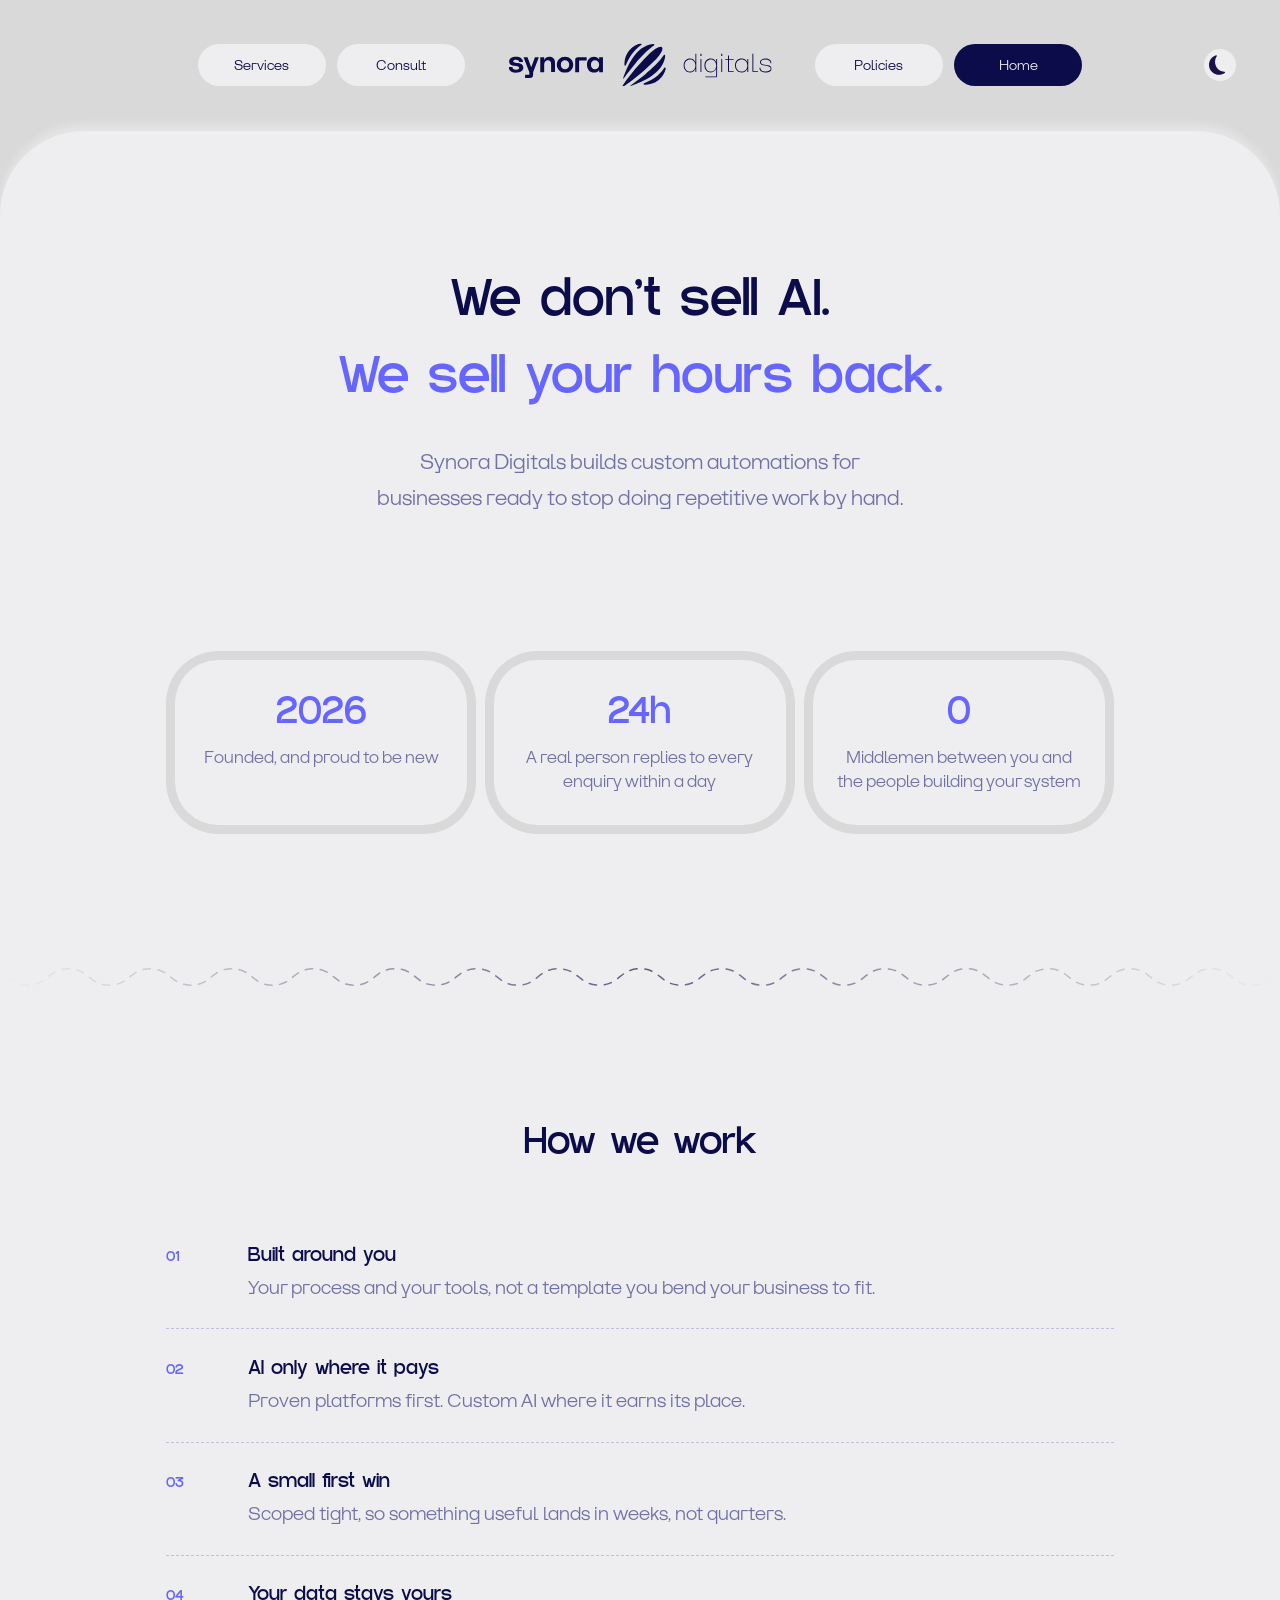
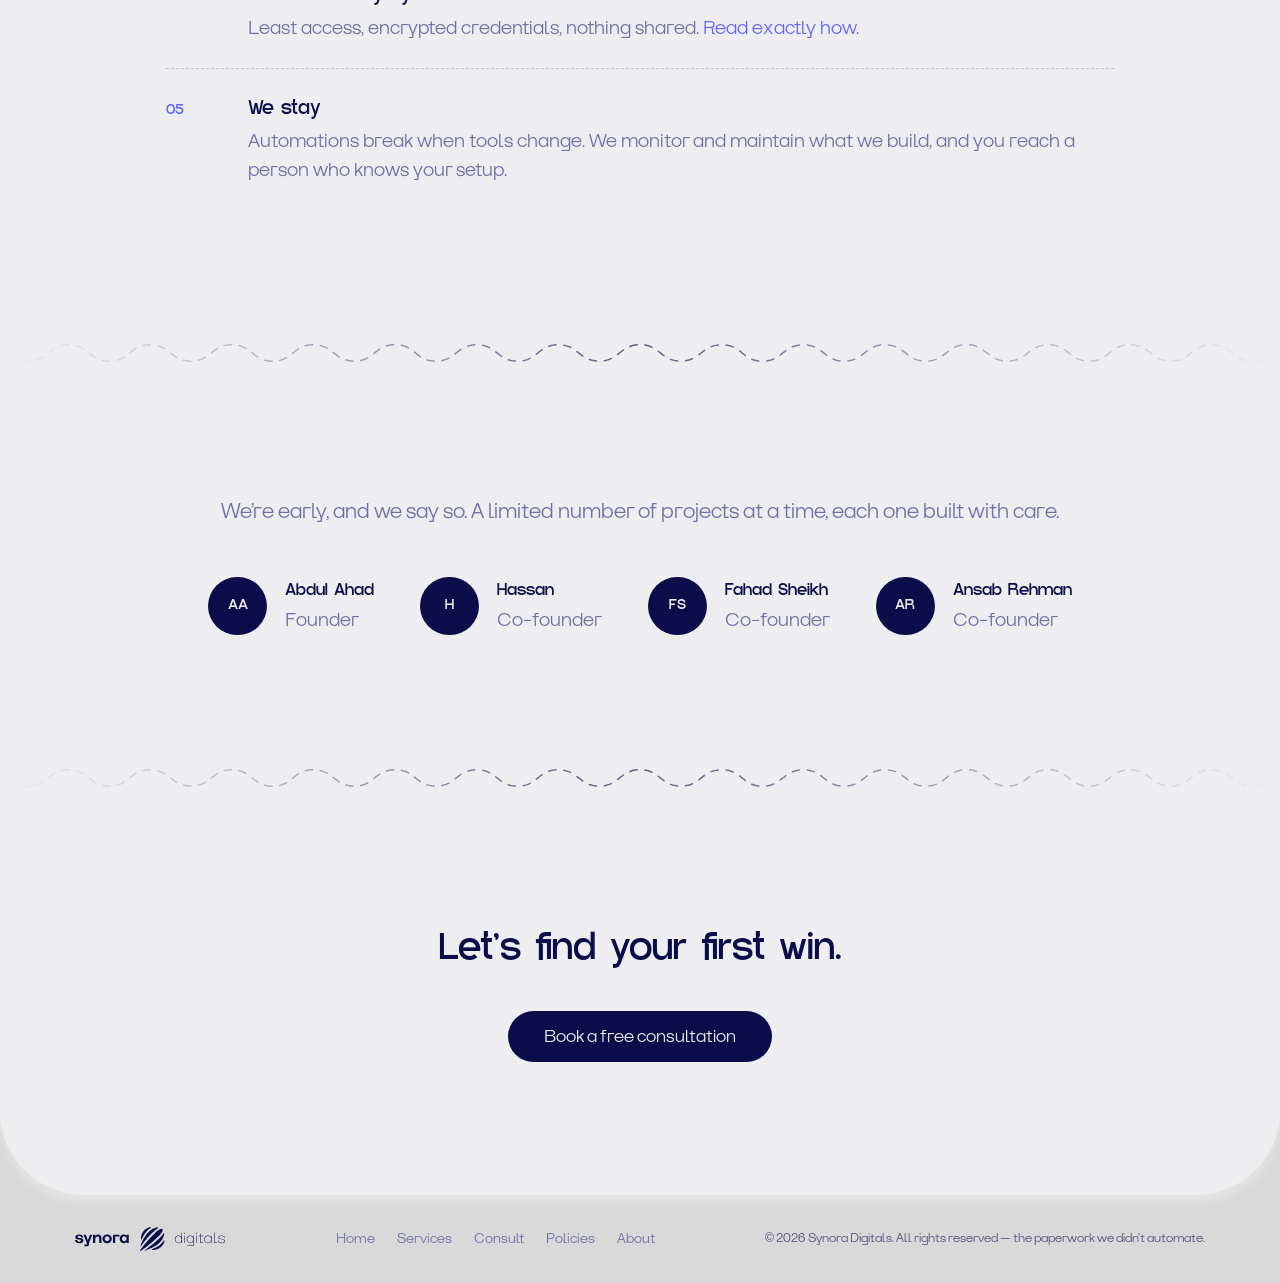
<file: about.html>
<!DOCTYPE html>
<html lang="en">
<head>
<meta charset="UTF-8">
<meta name="viewport" content="width=device-width, initial-scale=1.0, viewport-fit=cover">
<title>About - Synora Digitals</title>
<meta name="description" content="Synora Digitals is an AI automation studio founded in 2026. Meet the people building your automation directly.">
<meta name="robots" content="index, follow">
<!-- placeholder domain — replace every synoradigitals.com URL once real hosting/domain is finalized -->
<link rel="canonical" href="https://synoradigitals.com/about">
<meta name="theme-color" content="#d9d9d9" media="(prefers-color-scheme: light)">
<meta name="theme-color" content="#1e1e47" media="(prefers-color-scheme: dark)">

<meta property="og:type" content="website">
<meta property="og:site_name" content="Synora Digitals">
<meta property="og:title" content="About - Synora Digitals">
<meta property="og:description" content="Synora Digitals is an AI automation studio founded in 2026. Meet the people building your automation directly.">
<meta property="og:url" content="https://synoradigitals.com/about">
<meta property="og:image" content="https://synoradigitals.com/assets/img/og-image.png">
<meta property="og:image:type" content="image/png">
<meta property="og:image:width" content="1200">
<meta property="og:image:height" content="630">
<meta property="og:image:alt" content="Synora Digitals logo">
<meta property="og:locale" content="en_US">
<meta name="twitter:card" content="summary_large_image">
<meta name="twitter:title" content="About - Synora Digitals">
<meta name="twitter:description" content="Synora Digitals is an AI automation studio founded in 2026. Meet the people building your automation directly.">
<meta name="twitter:image" content="https://synoradigitals.com/assets/img/og-image.png">
<meta name="twitter:image:alt" content="Synora Digitals logo">

<!-- Primary icon for Google SERP -->
<link rel="icon" type="image/png" sizes="192x192" href="assets/img/icon-192.png?v=2">
<!-- Standard root fallback -->
<link rel="shortcut icon" href="favicon.ico?v=2">
<link rel="apple-touch-icon" sizes="180x180" href="assets/img/apple-touch-icon.png?v=2">
<link rel="manifest" href="site.webmanifest">
<link rel="preload" href="assets/fonts/Quera.otf"        as="font" type="font/otf" crossorigin="anonymous">
<link rel="preload" href="assets/fonts/Arha Regular.otf" as="font" type="font/otf" crossorigin="anonymous">
<link rel="stylesheet" href="shared.css">
<link rel="stylesheet" href="assets/css/pages.css">
<script>if(localStorage.getItem('theme')==='dark')document.documentElement.setAttribute('data-dark','');</script>
<script type="application/ld+json">
{
  "@context": "https://schema.org",
  "@type": "Organization",
  "name": "Synora Digitals",
  "url": "https://synoradigitals.com/",
  "logo": "https://synoradigitals.com/assets/img/logo-light.png",
  "description": "AI automation studio building custom workflow automation for businesses.",
  "foundingDate": "2026"
}
</script>

<style>
.page-card { min-height: calc(100vh - var(--nav-h)); min-height: calc(100svh - var(--nav-h)); }
.about-lead {
  max-width: calc(62 * var(--u)); min-width: min(100%, 560px);
  margin: 0 auto; text-align: center;
  font-size: var(--fs-lead);
  line-height: 1.8; color: var(--primary);
}
.about-lead + .about-lead { margin-top: max(14px, calc(1.4 * var(--u))) }
.name-accent { color: var(--phrase); font-family: 'Quera', sans-serif; }
@media (orientation: portrait), (max-width: 700px) {
  .about-lead { min-width: 0; max-width: none }
}
</style>
</head>
<body>

<!-- ═══ NAV — About page: About pill → Home ═══ -->
<nav>
  <div class="nav-left">
    <a href="/services"   class="nav-pill">Services</a>
    <a href="/consult"    class="nav-pill">Consult</a>
  </div>

  <button class="ham-btn" onclick="openMenu()" aria-label="Menu">
    <img class="ham-icon" src="assets/img/menu-icon-light.svg" alt="">
  </button>

  <a href="/" class="logo">
    <img class="logo-img" src="assets/img/logo-light.svg" alt="Synora Digitals">
  </a>

  <div class="nav-right">
    <a href="/policies" class="nav-pill">Policies</a>
    <a href="/"     class="nav-pill nav-pill-home">Home</a>
    <button class="dark-btn" id="darkBtn" onclick="toggleDark()" aria-label="Toggle dark mode"><img class="theme-icon" src="assets/img/moon-icon.svg" alt=""></button>
  </div>
</nav>

<!-- ═══ MOBILE MENU ═══ -->
<div class="mmask" id="mmask" onclick="maskClick(event)">
  <div class="mmcard">
    <button class="mmclose" onclick="closeMenu()" aria-label="Close menu"><img class="cross-icon" src="assets/img/menu-cross-light.svg" alt=""></button>
    <nav class="mmlinks">
      <a href="/services"   onclick="closeMenu()">Services</a>
      <a href="/consult"    onclick="closeMenu()">Consult</a>
      <a href="/policies"   onclick="closeMenu()">Policies</a>
      <a href="/"      onclick="closeMenu()" class="mmlink-home">Home</a>
    </nav>
  </div>
</div>

<svg xmlns="http://www.w3.org/2000/svg" width="0" height="0" style="position:absolute;overflow:hidden" aria-hidden="true">
<defs>
<!-- Click shine: a light beam rect, clipped to the accent (arm) shape, moved
     by a CSS transform - reliable on iOS where SMIL gradient animation is not -->
<clipPath id="gitClip"><path d="M13.9,37.34h5.18c-1.57-3.25-3.44-5.59-5.58-6.98c-0.35-0.22-0.76-0.36-1.19-0.38 c-3.25-0.2-6.31,0.29-8.43,0.79c1.39,0.52,3.03,1.52,4.45,3.45c1.01-0.31,2.19-0.51,3.24-0.25l3.12-0.2 c0.23-0.01,0.42,0.16,0.43,0.38c0.01,0.22-0.15,0.42-0.38,0.43l-1.8,0.11c0.47,0.41,1.16,1.19,1.07,2.2 C13.98,37.06,13.94,37.2,13.9,37.34z M8.05,31.78c-0.01,0-0.01,0-0.02,0c-0.21,0-0.39-0.17-0.41-0.38 C7.61,31.17,7.78,30.98,8,30.97l3.86-0.24c0.23-0.01,0.42,0.15,0.43,0.38c0.01,0.22-0.16,0.42-0.38,0.43L8.05,31.78z M13.53,33.06 L9.67,33.3H9.65c-0.21,0-0.39-0.16-0.41-0.38c-0.01-0.22,0.15-0.42,0.38-0.43l3.86-0.24c0.23-0.01,0.42,0.15,0.43,0.38 C13.92,32.85,13.75,33.04,13.53,33.06z"/></clipPath>
<linearGradient id="gitBeamGrad" x1="0" y1="0" x2="1" y2="0">
<stop offset="0" stop-color="#d9d9ff" stop-opacity="0"/>
<stop offset=".5" stop-color="#d9d9ff"/>
<stop offset="1" stop-color="#d9d9ff" stop-opacity="0"/>
</linearGradient>
<clipPath id="clip-communication"><path d="M42.62,15.27l-0.98,0.53c-0.79,0.43-1.54,0.93-2.25,1.49c-1.54,1.17-2.85,2.65-3.87,4.33 c-0.17,0.25-0.31,0.51-0.46,0.78l-0.53,0.98L34,22.4c-0.08-0.15-0.17-0.3-0.26-0.45c-0.58-1.03-1.29-1.97-2.1-2.83 C30.44,17.8,29,16.68,27.4,15.8l-0.99-0.53l0.99-0.53c1.19-0.65,2.27-1.42,3.24-2.32c0.84-0.74,1.59-1.59,2.23-2.5 c0.41-0.56,0.79-1.16,1.12-1.77l0.53-0.99l0.53,0.99c1.51,2.8,3.79,5.06,6.59,6.59L42.62,15.27z"/></clipPath>
<clipPath id="clip-sales"><path d="M26.85,17.59l-1.15,0.62c-3.34,1.82-6.04,4.53-7.88,7.9l-0.61,1.12l-0.61-1.12 c-1.83-3.37-4.53-6.07-7.9-7.9l-1.12-0.62l1.12-0.61c3.37-1.82,6.08-4.52,7.9-7.88l0.61-1.13l0.61,1.13 c1.82,3.36,4.53,6.07,7.88,7.88L26.85,17.59z"/></clipPath>
<clipPath id="clip-administrative"><path d="M34.3,13.97l-1.08,0.58c-2.85,1.54-5.18,3.87-6.73,6.73l-0.58,1.08l-0.58-1.06 c-1.56-2.86-3.89-5.2-6.75-6.75l-1.08-0.58l1.08-0.6c2.88-1.56,5.21-3.87,6.75-6.72l0.58-1.08l0.58,1.08 c1.56,2.86,3.87,5.18,6.73,6.73L34.3,13.97z"/></clipPath>
<clipPath id="clip-operations"><path d="M34.34,14.23l-1.09,0.58c-2.85,1.56-5.18,3.89-6.73,6.77l-0.6,1.08l-0.6-1.08 c-1.54-2.88-3.89-5.21-6.75-6.77l-1.09-0.58l1.09-0.6c2.88-1.56,5.21-3.89,6.75-6.73l0.6-1.09l0.6,1.09 c1.54,2.86,3.87,5.18,6.73,6.73L34.34,14.23z"/></clipPath>
<clipPath id="clip-marketing"><path d="M44.65,16.57l-0.94,0.51c-2.76,1.49-5.01,3.74-6.52,6.54l-0.51,0.94l-0.51-0.94 c-1.51-2.78-3.76-5.03-6.54-6.54l-0.94-0.51l0.94-0.51c2.78-1.51,5.05-3.77,6.54-6.52l0.51-0.94l0.51,0.94 c1.49,2.76,3.76,5.01,6.52,6.52L44.65,16.57z"/></clipPath>
<clipPath id="clip-ai"><path d="M35.1,32.05l-1.8,0.96c-3.34,1.82-6.06,4.53-7.88,7.88l-0.96,1.8l-0.98-1.8c-1.8-3.33-4.53-6.06-7.91-7.88 l-1.79-0.96l1.79-0.98c3.36-1.82,6.09-4.55,7.91-7.91l0.98-1.79l0.96,1.79c1.84,3.38,4.55,6.11,7.89,7.91L35.1,32.05z"/></clipPath>
</defs>
<symbol id="i-communication" viewBox="0 0 51.83 49.24"><g> <path fill="currentColor" d="M50.48,42.75l-1.47-4.48c0.89-1.87,1.36-3.94,1.36-6.04c0-5.71-3.44-10.62-8.36-12.76 c0.38-0.28,0.79-0.53,1.21-0.76l2.63-1.42c0.73-0.38,1.19-1.14,1.21-1.97c0.02-0.84-0.43-1.62-1.21-2.07l-2.63-1.42 c-2.23-1.21-4.04-3.03-5.24-5.24L36.53,3.9c-0.43-0.73-1.24-1.17-2.05-1.16c-0.84,0.02-1.59,0.48-1.97,1.19l-1.42,2.65 c-0.33,0.61-0.71,1.17-1.12,1.72c-2.55-1.19-5.36-1.85-8.36-1.85c-11.04,0-20.02,8.98-20.02,20.02c0,3.11,0.73,6.19,2.1,8.95 l-2.32,7.03c-0.28,0.81-0.08,1.72,0.51,2.35c0.56,0.6,1.39,0.84,2.17,0.66l8.09-1.36c2.86,1.56,6.12,2.38,9.46,2.38 c3.01,0,5.86-0.66,8.42-1.87c1.92,0.99,4.09,1.56,6.39,1.56c2.27,0,4.47-0.55,6.42-1.57l5.23,0.88c0.7,0.15,1.44-0.07,1.95-0.6 C50.54,44.31,50.73,43.5,50.48,42.75z M30.64,12.42c0.84-0.74,1.59-1.59,2.23-2.5c0.41-0.56,0.79-1.16,1.12-1.77l0.53-0.99 l0.53,0.99c1.51,2.8,3.79,5.06,6.59,6.59l0.98,0.53l-0.98,0.53c-0.79,0.43-1.54,0.93-2.25,1.49c-1.54,1.17-2.85,2.65-3.87,4.33 c-0.17,0.25-0.31,0.51-0.46,0.78l-0.53,0.98L34,22.4c-0.08-0.15-0.17-0.3-0.26-0.45c-0.58-1.03-1.29-1.97-2.1-2.83 C30.44,17.8,29,16.68,27.4,15.8l-0.99-0.53l0.99-0.53C28.59,14.1,29.66,13.32,30.64,12.42z M21.61,43.18 c-2.96,0-5.84-0.78-8.31-2.23c-0.26-0.15-0.55-0.23-0.84-0.23c-0.1,0-0.18,0.02-0.28,0.03l-7.16,1.21l2.04-6.16 c0.15-0.43,0.1-0.91-0.12-1.31c-1.32-2.45-2.04-5.23-2.04-8.02c0-9.22,7.5-16.71,16.71-16.71c2.04,0,3.99,0.36,5.79,1.06 c-0.5,0.36-1.03,0.71-1.59,1.01l-2.65,1.44c-0.73,0.43-1.17,1.21-1.16,2.05c0.02,0.84,0.48,1.59,1.19,1.97l2.63,1.42 c1.01,0.55,1.94,1.21,2.75,2c-3.69,2.5-6.11,6.73-6.11,11.52c0,3.99,1.67,7.58,4.35,10.13C25.18,42.89,23.43,43.18,21.61,43.18z M45.65,38.65l1.08,3.26l-3.9-0.66c-0.38-0.07-0.78,0.02-1.12,0.22c-1.56,0.93-3.39,1.41-5.28,1.41c-0.98,0-1.92-0.13-2.81-0.4 c-1.26-0.33-2.42-0.89-3.44-1.65c-2.66-1.92-4.38-5.05-4.38-8.59c0-3.76,1.95-7.05,4.9-8.95c0.15,0.23,0.28,0.46,0.41,0.69 l1.41,2.61c0.4,0.73,1.14,1.19,1.99,1.21c0.02,0,0.02,0,0.03,0c0.83,0,1.6-0.45,2.04-1.19l1.42-2.63c0.38-0.69,0.81-1.36,1.32-1.97 c0.7,0.18,1.36,0.45,1.99,0.78c3.42,1.77,5.77,5.34,5.77,9.45c0,1.79-0.45,3.56-1.29,5.11C45.55,37.74,45.5,38.22,45.65,38.65z"/> <path fill="var(--phrase)" d="M42.62,15.27l-0.98,0.53c-0.79,0.43-1.54,0.93-2.25,1.49c-1.54,1.17-2.85,2.65-3.87,4.33 c-0.17,0.25-0.31,0.51-0.46,0.78l-0.53,0.98L34,22.4c-0.08-0.15-0.17-0.3-0.26-0.45c-0.58-1.03-1.29-1.97-2.1-2.83 C30.44,17.8,29,16.68,27.4,15.8l-0.99-0.53l0.99-0.53c1.19-0.65,2.27-1.42,3.24-2.32c0.84-0.74,1.59-1.59,2.23-2.5 c0.41-0.56,0.79-1.16,1.12-1.77l0.53-0.99l0.53,0.99c1.51,2.8,3.79,5.06,6.59,6.59L42.62,15.27z"/> </g></symbol>
<symbol id="i-sales" viewBox="0 0 51.83 49.24"><g> <path fill="currentColor" d="M30.75,15.16l-3.14-1.69c-2.64-1.44-4.83-3.61-6.26-6.26L19.64,4c-0.51-0.86-1.5-1.39-2.47-1.39 c-1,0.03-1.92,0.59-2.39,1.46L13.1,7.21c-1.4,2.63-3.6,4.81-6.27,6.26l-3.16,1.71c-0.89,0.51-1.4,1.46-1.4,2.47 c0.01,1,0.57,1.92,1.43,2.39l3.13,1.69c2.64,1.42,4.83,3.63,6.27,6.27l1.69,3.09c0.47,0.9,1.39,1.46,2.39,1.46h0.05 c0.97,0,1.9-0.51,2.44-1.43L21.35,28c1.43-2.68,3.63-4.87,6.26-6.27l3.14-1.69c0.86-0.49,1.43-1.39,1.43-2.39 C32.19,16.64,31.68,15.7,30.75,15.16z M25.71,18.21c-3.34,1.82-6.04,4.53-7.88,7.9l-0.61,1.12l-0.61-1.12 c-1.83-3.37-4.53-6.07-7.9-7.9l-1.12-0.62l1.12-0.61c3.37-1.82,6.08-4.52,7.9-7.88l0.61-1.13l0.61,1.13 c1.82,3.36,4.53,6.07,7.88,7.88l1.15,0.61L25.71,18.21z M48.61,7.81c-0.58-0.26-1.28-0.16-1.77,0.26c-2.6,2.2-5.39,4.28-8.31,6.16 c-0.49,0.3-0.77,0.84-0.77,1.39v29.36c0,0.9,0.74,1.65,1.66,1.65h8.48c0.92,0,1.66-0.74,1.66-1.65V9.32 C49.56,8.67,49.19,8.09,48.61,7.81z M46.26,43.32h-5.18V16.51c1.77-1.17,3.51-2.43,5.18-3.72V43.32z M32.64,23.53l-1.67,0.9v18.88 H25.8V28.43c-0.34,0.46-0.66,0.96-0.94,1.47l-0.7,1.29l-1,1.82l-0.03,0.07l-0.05,0.05c-0.19,0.3-0.36,0.61-0.58,0.86v10.98 c0,0.9,0.73,1.65,1.66,1.65h8.47c0.92,0,1.65-0.74,1.65-1.65V22.25C33.81,22.75,33.27,23.18,32.64,23.53z M17.34,36.53 c-0.04,0.01-0.08,0.01-0.12,0.01h-0.13c-0.49-0.01-0.94-0.08-1.39-0.2v6.97h-5.18V31.6l-0.94-1.7c-0.2-0.38-0.42-0.74-0.66-1.09 c-0.32-0.46-0.66-0.9-1.05-1.31c-0.39,0.3-0.66,0.8-0.66,1.32v16.16c0,0.9,0.76,1.65,1.66,1.65h8.48c0.92,0,1.66-0.74,1.66-1.65 v-8.66C18.48,36.45,17.92,36.53,17.34,36.53z"/> <path fill="var(--phrase)" d="M26.85,17.59l-1.15,0.62c-3.34,1.82-6.04,4.53-7.88,7.9l-0.61,1.12l-0.61-1.12 c-1.83-3.37-4.53-6.07-7.9-7.9l-1.12-0.62l1.12-0.61c3.37-1.82,6.08-4.52,7.9-7.88l0.61-1.13l0.61,1.13 c1.82,3.36,4.53,6.07,7.88,7.88L26.85,17.59z"/> </g></symbol>
<symbol id="i-administrative" viewBox="0 0 51.83 49.24"><g> <path fill="var(--phrase)" d="M34.3,13.97l-1.08,0.58c-2.85,1.54-5.18,3.87-6.73,6.73l-0.58,1.08l-0.58-1.06 c-1.56-2.86-3.89-5.2-6.75-6.75l-1.08-0.58l1.08-0.6c2.88-1.56,5.21-3.87,6.75-6.72l0.58-1.08l0.58,1.08 c1.56,2.86,3.87,5.18,6.73,6.73L34.3,13.97z"/> <path fill="currentColor" d="M37.5,11.94l-2.7-1.46c-2.28-1.24-4.15-3.11-5.39-5.39l-1.47-2.75c-0.43-0.73-1.19-1.16-2.02-1.16h-0.05 c-0.84,0.02-1.6,0.48-1.99,1.19l-1.46,2.71c-1.22,2.27-3.11,4.14-5.41,5.39l-2.73,1.47c-0.73,0.43-1.17,1.22-1.16,2.07 c0.02,0.84,0.48,1.6,1.21,1.97l2.68,1.47c2.3,1.24,4.17,3.11,5.41,5.41l1.46,2.66c0.38,0.74,1.14,1.21,1.99,1.22h0.05 c0.83,0,1.59-0.45,2.04-1.21l1.46-2.68c1.26-2.32,3.11-4.19,5.39-5.41l2.7-1.46c0.73-0.4,1.19-1.14,1.21-1.99 C38.72,13.18,38.28,12.38,37.5,11.94z M33.23,14.55c-2.85,1.54-5.18,3.87-6.73,6.73l-0.58,1.08l-0.58-1.06 c-1.56-2.86-3.89-5.2-6.75-6.75l-1.08-0.58l1.08-0.6c2.88-1.56,5.21-3.87,6.75-6.72l0.58-1.08l0.58,1.08 c1.56,2.86,3.87,5.18,6.73,6.73l1.08,0.58L33.23,14.55z M37.1,27.97l-1.7-0.66c-1.37-0.55-2.95-0.41-4.22,0.36 c-0.08,0.05-0.15,0.1-0.21,0.17l-1.59,1.37c-1.97,1.72-4.95,1.72-6.92,0l-1.59-1.37c-0.07-0.07-0.13-0.12-0.21-0.17 c-1.27-0.78-2.85-0.91-4.22-0.36l-1.7,0.66c-5.77,2.25-9.5,7.71-9.5,13.92c0,3.41,2.76,6.17,6.17,6.17h29.02 c3.41,0,6.17-2.76,6.17-6.17C46.6,35.68,42.87,30.22,37.1,27.97z M40.43,44.75H11.4c-1.57,0-2.86-1.29-2.86-2.86 c0-4.83,2.9-9.08,7.4-10.84l1.7-0.66c0.17-0.07,0.35-0.1,0.53-0.1c0.23,0,0.45,0.05,0.66,0.15l1.46,1.27c3.21,2.8,8.04,2.8,11.25,0 L33,30.43c0.38-0.18,0.81-0.2,1.19-0.05l1.7,0.66c4.5,1.75,7.4,6.01,7.4,10.84C43.29,43.46,42,44.75,40.43,44.75z M27.98,39.01 c0,1.14-0.93,2.07-2.07,2.07s-2.07-0.93-2.07-2.07c0-1.14,0.93-2.07,2.07-2.07S27.98,37.86,27.98,39.01z"/> </g></symbol>
<symbol id="i-operations" viewBox="0 0 51.83 49.24"><g> <path fill="var(--phrase)" d="M34.34,14.23l-1.09,0.58c-2.85,1.56-5.18,3.89-6.73,6.77l-0.6,1.08l-0.6-1.08 c-1.54-2.88-3.89-5.21-6.75-6.77l-1.09-0.58l1.09-0.6c2.88-1.56,5.21-3.89,6.75-6.73l0.6-1.09l0.6,1.09 c1.54,2.86,3.87,5.18,6.73,6.73L34.34,14.23z"/> <path fill="currentColor" d="M44.12,24.57v11.66c0,0.91-0.74,1.65-1.65,1.65c-0.91,0-1.65-0.74-1.65-1.65V24.57 c0-0.68-0.56-1.24-1.26-1.24H37.5c-0.91,0-1.65-0.74-1.65-1.65c0-0.93,0.74-1.65,1.65-1.65h2.05 C42.06,20.02,44.12,22.06,44.12,24.57z M14.33,20.02h-2.05c-2.51,0-4.57,2.04-4.57,4.55v11.66c0,0.91,0.74,1.65,1.65,1.65 s1.65-0.74,1.65-1.65V24.57c0-0.68,0.56-1.24,1.26-1.24h2.05c0.91,0,1.65-0.74,1.65-1.65C15.99,20.75,15.24,20.02,14.33,20.02z M38.74,14.28c-0.02,0.84-0.48,1.59-1.21,1.99l-2.71,1.46c-2.28,1.24-4.15,3.11-5.39,5.43l-1.47,2.7 c-0.45,0.76-1.21,1.21-2.05,1.21h-0.05c-0.83-0.02-1.59-0.5-1.97-1.22l-1.46-2.68c-1.26-2.3-3.13-4.17-5.43-5.43l-2.7-1.47 c-0.73-0.36-1.19-1.13-1.21-1.97c-0.02-0.84,0.43-1.64,1.16-2.07l2.73-1.49c2.32-1.26,4.2-3.11,5.43-5.39l1.47-2.71 c0.38-0.73,1.14-1.19,1.97-1.21c0.86-0.05,1.65,0.41,2.07,1.16l1.51,2.76c1.22,2.28,3.09,4.15,5.39,5.39l2.71,1.47 C38.31,12.64,38.75,13.44,38.74,14.28z M34.34,14.23l-1.09-0.6c-2.86-1.56-5.2-3.87-6.73-6.73l-0.6-1.09l-0.6,1.09 c-1.54,2.85-3.87,5.18-6.75,6.73l-1.09,0.6l1.09,0.58c2.86,1.56,5.21,3.89,6.75,6.77l0.6,1.08l0.6-1.08 c1.56-2.88,3.89-5.21,6.73-6.77L34.34,14.23z M25.92,29.95c-0.91,0-1.65,0.73-1.65,1.65v4.63c0,0.91,0.74,1.65,1.65,1.65 c0.91,0,1.65-0.74,1.65-1.65V31.6C27.57,30.68,26.83,29.95,25.92,29.95z M31.01,40.14c-0.65-0.65-1.69-0.65-2.33,0l-3.59,3.59 l-1.31-1.31c-0.65-0.65-1.7-0.65-2.35,0c-0.65,0.65-0.65,1.69,0,2.33l2.48,2.48c0.33,0.33,0.74,0.5,1.17,0.5s0.84-0.17,1.17-0.5 l4.75-4.75C31.66,41.84,31.66,40.8,31.01,40.14z M14.88,40.14c-0.65-0.65-1.69-0.65-2.33,0l-3.59,3.59l-1.31-1.31 c-0.65-0.65-1.7-0.65-2.35,0c-0.65,0.65-0.65,1.69,0,2.33l2.48,2.48c0.33,0.33,0.74,0.5,1.17,0.5s0.84-0.17,1.17-0.5l4.75-4.75 C15.52,41.84,15.52,40.8,14.88,40.14z M45.22,43.7l1.31-1.31c0.65-0.65,0.65-1.7,0-2.35c-0.65-0.65-1.7-0.65-2.35,0l-1.31,1.31 l-1.31-1.31c-0.65-0.65-1.7-0.65-2.35,0c-0.65,0.65-0.65,1.7,0,2.35l1.31,1.31L39.22,45c-0.65,0.65-0.65,1.7,0,2.35 c0.33,0.31,0.74,0.48,1.17,0.48s0.84-0.17,1.17-0.48l1.31-1.31l1.31,1.31c0.33,0.31,0.74,0.48,1.17,0.48s0.84-0.17,1.17-0.48 c0.65-0.65,0.65-1.7,0-2.35L45.22,43.7z"/> </g></symbol>
<symbol id="i-marketing" viewBox="0 0 51.83 49.24"><g> <path fill="var(--phrase)" d="M44.65,16.57l-0.94,0.51c-2.76,1.49-5.01,3.74-6.52,6.54l-0.51,0.94l-0.51-0.94 c-1.51-2.78-3.76-5.03-6.54-6.54l-0.94-0.51l0.94-0.51c2.78-1.51,5.05-3.77,6.54-6.52l0.51-0.94l0.51,0.94 c1.49,2.76,3.76,5.01,6.52,6.52L44.65,16.57z"/> <path fill="currentColor" d="M6.61,14.1h-2.2c-0.91,0-1.65,0.74-1.65,1.65c0,0.91,0.74,1.65,1.65,1.65h2.2c0.93,0,1.65-0.74,1.65-1.65 C8.26,14.85,7.53,14.1,6.61,14.1z M9.27,20.62C8.96,19.76,8,19.33,7.15,19.64l-3.31,1.21c-0.86,0.31-1.31,1.26-0.99,2.12 c0.25,0.68,0.88,1.09,1.56,1.09c0.18,0,0.38-0.03,0.56-0.1l3.31-1.21C9.14,22.44,9.58,21.48,9.27,20.62z M8.28,8.77L4.97,7.57 C4.13,7.25,3.17,7.7,2.85,8.54c-0.31,0.86,0.13,1.82,0.99,2.13l3.31,1.21c0.18,0.07,0.38,0.1,0.56,0.1c0.68,0,1.31-0.41,1.56-1.09 C9.58,10.03,9.14,9.09,8.28,8.77z M47.89,14.55l-2.61-1.41c-2.2-1.19-3.99-2.98-5.18-5.18L38.66,5.3 c-0.41-0.73-1.26-1.16-2.04-1.14c-0.83,0.02-1.59,0.48-1.97,1.19L34.6,5.43c-1.77-1.56-3.92-2.68-6.29-3.19 c-4.37-0.94-8.84,0.08-12.24,2.85c-3.43,2.75-5.38,6.83-5.38,11.22c0,3.11,0.96,6.06,2.8,8.55c1.95,2.63,3.13,5.46,3.46,8.24 c-1.41,0.69-2.38,2.15-2.38,3.84v0.43c0,2.37,1.92,4.29,4.29,4.29h0.18c0.21,3.18,2.85,5.69,6.07,5.69s5.87-2.51,6.09-5.69h0.18 c2.35,0,4.27-1.92,4.27-4.29v-0.43c0-1.69-0.98-3.14-2.38-3.84c0.2-1.74,0.71-3.46,1.52-5.11c0.4,0.6,1.09,0.98,1.84,0.99h0.05 c0.81,0,1.57-0.45,2.02-1.19l1.41-2.6c1.19-2.22,2.99-4.02,5.18-5.2l2.61-1.41c0.71-0.4,1.17-1.14,1.19-1.97 C49.1,15.77,48.65,14.99,47.89,14.55z M25.11,44.03c-1.39,0-2.56-1.04-2.76-2.38h5.53C27.67,42.99,26.51,44.03,25.11,44.03z M32.34,37.36c0,0.55-0.43,0.98-0.96,0.98H18.85c-0.53,0-0.98-0.43-0.98-0.98v-0.43c0-0.18,0.05-0.35,0.13-0.48 c0.17-0.3,0.48-0.5,0.84-0.5h12.53c0.36,0,0.66,0.2,0.83,0.5c0.08,0.13,0.13,0.3,0.13,0.48V37.36z M29.97,32.65h-9.73 c-0.41-3.34-1.8-6.68-4.09-9.76C14.75,20.97,14,18.7,14,16.3c0-3.38,1.51-6.52,4.14-8.65c1.99-1.6,4.45-2.45,7-2.45 c0.81,0,1.64,0.08,2.47,0.26c2.07,0.43,3.9,1.51,5.38,2.95c-1.16,1.99-2.86,3.61-4.93,4.73l-2.63,1.42 c-0.73,0.43-1.17,1.21-1.16,2.05c0.02,0.83,0.48,1.59,1.19,1.95l2.6,1.42c2,1.08,3.67,2.66,4.85,4.6 C31.28,27.16,30.3,29.89,29.97,32.65z M43.7,17.08c-2.76,1.49-5.01,3.74-6.52,6.54l-0.51,0.94l-0.51-0.94 c-1.51-2.78-3.76-5.03-6.54-6.54l-0.94-0.51l0.94-0.51c2.78-1.51,5.05-3.77,6.54-6.52l0.51-0.94l0.51,0.94 c1.49,2.76,3.76,5.01,6.52,6.52l0.94,0.51L43.7,17.08z"/> </g></symbol>
<symbol id="i-ai" viewBox="0 0 51.83 49.24"><g> <path fill="var(--phrase)" d="M35.1,32.05l-1.8,0.96c-3.34,1.82-6.06,4.53-7.88,7.88l-0.96,1.8l-0.98-1.8c-1.8-3.33-4.53-6.06-7.91-7.88 l-1.79-0.96l1.79-0.98c3.36-1.82,6.09-4.55,7.91-7.91l0.98-1.79l0.96,1.79c1.84,3.38,4.55,6.11,7.89,7.91L35.1,32.05z"/> <path fill="currentColor" d="M18.01,14.03l-1.69-0.91c-1.31-0.71-2.38-1.79-3.11-3.13l-0.93-1.7c-0.38-0.65-1.06-1.04-1.8-1.04 c-0.02,0-0.02,0-0.03,0C9.68,7.27,9.01,7.68,8.67,8.32L7.76,10c-0.73,1.32-1.8,2.42-3.13,3.13l-1.65,0.89 c-0.66,0.35-1.08,1.04-1.09,1.79c-0.02,0.76,0.38,1.46,1.06,1.85l1.69,0.93c1.32,0.71,2.42,1.79,3.13,3.09l0.89,1.67 c0.35,0.66,1.03,1.09,1.79,1.11c0.02,0,0.02,0,0.03,0c0.74,0,1.44-0.41,1.82-1.09l0.91-1.69c0.71-1.31,1.79-2.38,3.11-3.09 l1.74-0.94c0.65-0.38,1.04-1.08,1.03-1.84C19.07,15.06,18.65,14.38,18.01,14.03z M10.48,19.77c-0.94-1.62-2.3-2.96-3.94-3.92 c1.64-0.96,2.99-2.32,3.94-3.95c0.96,1.64,2.32,2.99,3.94,3.95C12.79,16.8,11.44,18.15,10.48,19.77z M38.09,29.9l-3.21-1.74 c-2.76-1.49-5.03-3.77-6.55-6.57l-1.75-3.24c-0.45-0.76-1.24-1.21-2.18-1.22c-0.88,0.02-1.69,0.51-2.08,1.26l-1.74,3.21 c-1.51,2.78-3.77,5.06-6.57,6.57l-3.18,1.74c-0.78,0.4-1.27,1.21-1.29,2.08c-0.02,0.89,0.46,1.74,1.27,2.2L14,35.92 c2.8,1.52,5.08,3.79,6.57,6.54l1.74,3.21c0.4,0.78,1.21,1.27,2.08,1.29h0.05c0.88,0,1.69-0.46,2.15-1.27l1.74-3.23 c1.51-2.76,3.77-5.03,6.54-6.54l3.28-1.75c0.78-0.46,1.24-1.29,1.22-2.18C39.35,31.11,38.87,30.31,38.09,29.9z M33.29,33.01 c-3.34,1.82-6.06,4.53-7.88,7.88l-0.96,1.8l-0.98-1.8c-1.8-3.33-4.53-6.06-7.91-7.88l-1.79-0.96l1.79-0.98 c3.36-1.82,6.09-4.55,7.91-7.91l0.98-1.79l0.96,1.79c1.84,3.38,4.55,6.11,7.89,7.91l1.79,0.98L33.29,33.01z M48.78,11.35 l-2.27-1.22c-1.87-1.01-3.39-2.55-4.42-4.43l-1.24-2.3c-0.41-0.69-1.19-1.17-1.97-1.11c-0.81,0.02-1.54,0.46-1.9,1.14l-1.22,2.27 c-1.01,1.89-2.55,3.41-4.43,4.43l-2.23,1.22c-0.71,0.36-1.16,1.09-1.18,1.89c-0.02,0.81,0.41,1.57,1.16,2l2.25,1.22 c1.89,1.03,3.43,2.55,4.43,4.42l1.22,2.25c0.36,0.71,1.09,1.16,1.9,1.17c0.02,0,0.02,0,0.03,0c0.79,0,1.54-0.43,1.95-1.16 l1.22-2.27c1.01-1.87,2.55-3.41,4.42-4.42l2.32-1.26c0.69-0.4,1.12-1.16,1.11-1.97C49.92,12.44,49.48,11.72,48.78,11.35z M44.94,13.55c-2.45,1.32-4.43,3.31-5.76,5.76l-0.25,0.46l-0.26-0.46c-1.32-2.43-3.31-4.43-5.77-5.76l-0.46-0.26l0.46-0.25 c2.45-1.32,4.45-3.33,5.77-5.77l0.26-0.48l0.25,0.48c1.34,2.47,3.33,4.45,5.76,5.77l0.48,0.25L44.94,13.55z"/> </g></symbol>
<symbol id="i-plus" viewBox="0 0 22 22"><g> <g> <path fill="var(--main-bg)" d="M15.65,9.47h-1.92c-0.67,0-1.21-0.54-1.21-1.21V6.34c0-0.84-0.63-1.59-1.46-1.63 c-0.88-0.04-1.6,0.66-1.6,1.53v2.01c0,0.67-0.54,1.21-1.21,1.21H6.33c-0.84,0-1.59,0.63-1.63,1.46c-0.04,0.88,0.66,1.6,1.53,1.6 h2.01c0.67,0,1.21,0.54,1.21,1.21v1.92c0,0.84,0.63,1.59,1.46,1.63c0.88,0.04,1.6-0.66,1.6-1.53v-2.01c0-0.67,0.54-1.21,1.21-1.21 h2.01c0.87,0,1.57-0.72,1.53-1.6C17.25,10.1,16.49,9.47,15.65,9.47z"/> </g> </g></symbol>
<symbol id="i-arrow" viewBox="0 0 22 22"><g> <g> <g> <g> <circle fill="currentColor" cx="11" cy="11" r="11"/> </g> </g> </g> <g> <path fill="var(--main-bg)" d="M15.81,11.39c0.05-0.12,0.08-0.25,0.08-0.39c0-0.13-0.03-0.26-0.08-0.39c-0.05-0.12-0.12-0.23-0.22-0.32 c0,0,0,0,0,0l-3.14-3.13c-0.39-0.39-1.02-0.39-1.42,0c-0.39,0.39-0.39,1.02,0,1.42L12.47,10H7.11c-0.55,0-1,0.45-1,1s0.45,1,1,1 h5.36l-1.43,1.42c-0.39,0.39-0.39,1.02,0,1.41c0.2,0.2,0.45,0.29,0.71,0.29c0.25,0,0.51-0.1,0.71-0.29l3.14-3.13c0,0,0,0,0,0 C15.69,11.62,15.76,11.51,15.81,11.39z"/> </g> </g></symbol>
<symbol id="i-getintouch" viewBox="0 0 48.84 40.58"><g> <g> <path fill="currentColor" d="M13.48,32.25l-3.86,0.24c-0.22,0.01-0.39,0.21-0.38,0.43c0.01,0.21,0.19,0.38,0.41,0.38h0.02l3.86-0.24 c0.22-0.01,0.39-0.21,0.38-0.43C13.89,32.41,13.71,32.24,13.48,32.25z M11.86,30.73L8,30.97c-0.22,0.01-0.39,0.21-0.38,0.43 c0.01,0.21,0.19,0.38,0.41,0.38c0.01,0,0.01,0,0.02,0l3.86-0.24c0.22-0.01,0.4-0.21,0.38-0.43 C12.28,30.88,12.09,30.71,11.86,30.73z M20.07,17.01c-0.06-0.49-0.32-0.91-0.75-1.2c-0.74-0.51-1.8-0.56-2.46-0.39 c-0.71,0.18-1.34,0.62-1.74,1.2c-0.39,0.56-0.48,1.19-0.25,1.72c0.19,0.43,0.58,0.78,1.14,0.99c0.37,0.14,0.77,0.21,1.17,0.21 c0.7,0,1.41-0.22,1.96-0.64c0.56-0.42,0.91-1,0.94-1.6C20.08,17.2,20.08,17.1,20.07,17.01z M18.66,17.22 c-0.01,0.17-0.15,0.37-0.37,0.54c-0.48,0.35-1.21,0.45-1.78,0.23c-0.21-0.08-0.32-0.18-0.35-0.23c-0.02-0.05,0.01-0.19,0.12-0.35 c0.21-0.3,0.54-0.53,0.92-0.63c0.12-0.03,0.26-0.04,0.4-0.04c0.34,0,0.7,0.08,0.91,0.23c0.14,0.09,0.14,0.16,0.15,0.2V17.22z M13.48,32.25l-3.86,0.24c-0.22,0.01-0.39,0.21-0.38,0.43c0.01,0.21,0.19,0.38,0.41,0.38h0.02l3.86-0.24 c0.22-0.01,0.39-0.21,0.38-0.43C13.89,32.41,13.71,32.24,13.48,32.25z M12.29,31.1c-0.01-0.22-0.21-0.39-0.43-0.38L8,30.97 c-0.22,0.01-0.39,0.21-0.38,0.43c0.01,0.21,0.19,0.38,0.41,0.38c0.01,0,0.01,0,0.02,0l3.86-0.24 C12.13,31.52,12.31,31.33,12.29,31.1z M20.07,17.01c-0.06-0.49-0.32-0.91-0.75-1.2c-0.74-0.51-1.8-0.56-2.46-0.39 c-0.71,0.18-1.34,0.62-1.74,1.2c-0.39,0.56-0.48,1.19-0.25,1.72c0.19,0.43,0.58,0.78,1.14,0.99c0.37,0.14,0.77,0.21,1.17,0.21 c0.7,0,1.41-0.22,1.96-0.64c0.56-0.42,0.91-1,0.94-1.6C20.08,17.2,20.08,17.1,20.07,17.01z M18.66,17.22 c-0.01,0.17-0.15,0.37-0.37,0.54c-0.48,0.35-1.21,0.45-1.78,0.23c-0.21-0.08-0.32-0.18-0.35-0.23c-0.02-0.05,0.01-0.19,0.12-0.35 c0.21-0.3,0.54-0.53,0.92-0.63c0.12-0.03,0.26-0.04,0.4-0.04c0.34,0,0.7,0.08,0.91,0.23c0.14,0.09,0.14,0.16,0.15,0.2V17.22z M32.27,11.32c-0.14-0.37-0.54-0.56-0.91-0.43c-0.77,0.28-1.56,0.39-1.57,0.39c-0.39,0.06-0.66,0.42-0.61,0.8 c0.05,0.35,0.35,0.61,0.7,0.61c0.03,0,0.07,0,0.1,0c0.04,0,0.94-0.14,1.85-0.46C32.2,12.1,32.4,11.69,32.27,11.32z M35.34,25.77 h-1.3c-0.39,0-0.71,0.32-0.71,0.71c0,0.39,0.32,0.71,0.71,0.71h1.3c0.39,0,0.71-0.32,0.71-0.71 C36.06,26.09,35.74,25.77,35.34,25.77z M47.19,30.31c3.9-2.52-0.25-11.8-0.83-12.72l-0.12-0.19c-1.02-1.63-2.69-4.32-7.33-6.52 c0.39-0.93,0.6-1.95,0.6-3.02c0-4.33-3.53-7.86-7.86-7.86c-4.34,0-7.87,3.53-7.87,7.86c0,2.31,1,4.39,2.59,5.83 c-0.69,0.85-1.47,1.76-2.43,2.67c0.22-0.73,0.35-1.49,0.35-2.29c0-4.3-3.49-7.79-7.79-7.79c-4.3,0-7.79,3.49-7.79,7.79 c0,2.42,1.11,4.58,2.84,6.01c-0.86-0.24-1.93,0.1-2.83,0.9c-0.75,0.66-1.46,1.74-1.22,2.81c0.07,0.33,0.23,0.62,0.44,0.88 c-1.78,1.33-3.22,2.9-4.27,4.67c-1.91,0.44-3.13,0.9-3.23,0.94c-0.33,0.13-0.52,0.48-0.44,0.82c0.07,0.35,0.4,0.58,0.75,0.55 c0.07,0,0.76-0.06,1.74,0.18c-0.01,0.03-0.02,0.07-0.03,0.1c-0.55,1.56-1.12,3.17-0.38,4.79c0.6,1.33,1.92,2.29,3.81,2.76 c0.82,0.2,1.69,0.29,2.55,0.29c1.66,0,3.26-0.36,4.25-1.01h17.46c0.32,0.26,0.67,0.43,0.86,0.53c2.09,1.04,4.43,1.29,6.2,1.29 c1.56,0,2.67-0.19,2.77-0.21c3.1-0.56,6.3-1.13,7.61-3.83c0.83-1.69,0.53-3.54,0.47-3.9C47.9,31.73,47.61,30.95,47.19,30.31z M45.03,18.15l0.12,0.19c0.85,1.35,3.83,9.18,1.24,10.79c-1.34,0.84-2.01,0.75-2.16,0.58c-0.2-0.2-0.2-0.87,0.29-1.61 c0.55-0.83,0.7-1.58,0.46-2.22c-0.15-0.39-0.41-0.64-0.66-0.81c0.3-0.83,0.47-1.73,0.47-2.67c0-4.3-3.49-7.79-7.79-7.79 c-0.56,0-1.09,0.06-1.61,0.17c1.16-0.63,2.14-1.54,2.86-2.65C42.56,14.16,44.1,16.64,45.03,18.15z M43.37,22.4 c0,3.51-2.86,6.36-6.37,6.36c-3.51,0-6.37-2.86-6.37-6.36c0-3.51,2.86-6.37,6.37-6.37C40.51,16.03,43.37,18.89,43.37,22.4z M25.21,7.86c0-3.55,2.89-6.44,6.44-6.44c3.55,0,6.44,2.89,6.44,6.44c0,3.56-2.89,6.44-6.44,6.44 C28.1,14.3,25.21,11.42,25.21,7.86z M27.52,14.55c1.2,0.75,2.62,1.18,4.14,1.18c0.56,0,1.11-0.06,1.64-0.17 c-2.19,1.19-3.76,3.42-4.03,6.02c-1.71-1.73-3.91-2.73-5.36-3.26C25.36,17.07,26.51,15.79,27.52,14.55z M10.14,14.08 c0-3.51,2.86-6.37,6.37-6.37c3.51,0,6.36,2.86,6.36,6.37c0,2.17-1.1,4.1-2.77,5.25c-0.03,0.02-0.06,0.04-0.09,0.05 c-0.01,0.01-0.02,0.02-0.03,0.02c-1,0.66-2.2,1.04-3.48,1.04C13,20.44,10.14,17.59,10.14,14.08z M9.68,22.05 c0.44-0.39,0.94-0.62,1.32-0.62c0.08,0,0.16,0.01,0.23,0.04c0.35,0.13,0.7,0.67,0.84,1.32c0.13,0.65,0.02,1.28-0.27,1.55 c-0.3,0.28-0.95,0.33-1.62,0.12c-0.65-0.2-1.18-0.61-1.26-0.98C8.83,23.12,9.15,22.52,9.68,22.05z M12.04,37.49 c-0.94,0.73-3.55,1.16-5.8,0.61c-1.01-0.25-2.33-0.79-2.86-1.96c-0.49-1.1-0.07-2.32,0.43-3.73c0.01-0.04,0.03-0.07,0.04-0.11 c0.99,0.45,2.08,1.2,3.09,2.45c-0.46,0.21-0.79,0.39-0.9,0.45c-0.34,0.19-0.46,0.63-0.27,0.97c0.2,0.34,0.63,0.46,0.97,0.27 c0.98-0.56,3.8-1.79,5.1-0.78c0.36,0.28,0.77,0.73,0.74,1.12C12.55,37.09,12.19,37.37,12.04,37.49z M13.9,37.34 c0.05-0.14,0.08-0.28,0.1-0.44c0.09-1.01-0.6-1.79-1.07-2.2l1.8-0.11c0.22-0.01,0.39-0.21,0.38-0.43c-0.01-0.22-0.2-0.4-0.43-0.38 l-3.12,0.2c-1.05-0.27-2.23-0.07-3.24,0.25c-1.42-1.93-3.06-2.93-4.45-3.45c2.12-0.5,5.18-0.99,8.43-0.79 c0.43,0.02,0.84,0.16,1.19,0.38c2.14,1.39,4.02,3.73,5.58,6.98H13.9z M25.34,37.34h-4.7c-1.74-3.8-3.88-6.55-6.38-8.17 c-0.56-0.35-1.2-0.56-1.87-0.61c-2.47-0.15-4.8,0.07-6.74,0.4c0.91-1.23,2.04-2.34,3.39-3.32c0.03-0.02,0.06-0.05,0.08-0.07 c0.21,0.11,0.42,0.19,0.63,0.26c0.42,0.13,0.83,0.19,1.22,0.19c0.71,0,1.34-0.21,1.79-0.63c0.68-0.63,0.93-1.7,0.7-2.88 c-0.13-0.64-0.4-1.21-0.75-1.63c1.13,0.63,2.43,1,3.81,1c1.62,0,3.13-0.5,4.38-1.35c0.6-0.37,1.16-0.75,1.68-1.14 c1.33,0.4,5.06,1.73,6.82,4.64c0.2,0.92,0.56,1.79,1.05,2.57c-0.5,0.33-1.25,0.91-2.02,1.79c-4.51-2.59-7.13-0.99-7.91-0.36 c-1.75,0.08-2.89,0.66-3.06,1.6c-0.07,0.4,0.06,0.82,0.35,1.18c0.6,0.73,1.76,0.9,3.12,0.48c0.19,0.47,0.51,1.03,1.08,1.45 c0.53,0.4,1.17,0.6,1.9,0.6c0.24,0,0.49-0.02,0.75-0.07c0.63-0.1,1.05-0.43,1.35-0.68c0.01,0,0.02-0.01,0.03-0.02 C25.61,33.89,25.33,35.48,25.34,37.34z M25.13,31.46c-0.24,0.2-0.43,0.35-0.7,0.39c-0.65,0.11-1.18,0.02-1.56-0.27 c-0.63-0.46-0.76-1.33-0.76-1.33c-0.03-0.22-0.16-0.42-0.35-0.53c-0.19-0.11-0.43-0.12-0.63-0.03c-1.19,0.52-2.02,0.43-2.21,0.2 c-0.01-0.01-0.02-0.03-0.02-0.04c0.17-0.15,0.78-0.41,1.92-0.42c0.2,0,0.38-0.08,0.51-0.23c0.02-0.02,1.97-2.06,6.22,0.31 c-0.28,0.42-0.56,0.88-0.82,1.39C25.99,30.79,25.49,31.18,25.13,31.46z M46.34,35.91c-1,2.06-3.84,2.57-6.59,3.07 c-0.04,0-4.59,0.79-8.08-0.95c-0.4-0.2-0.61-0.35-0.71-0.46c-0.01-0.01-0.02-0.02-0.04-0.03c-0.07-0.08-0.07-0.12-0.07-0.13 c0,0,0-0.08,0.19-0.27c0.51-0.51,1.64-0.49,3.19-0.48c1.11,0.01,2.49,0.03,4.1-0.14c0.96-0.1,1.89-0.25,2.76-0.91 c0.85-0.65,1.44-1.65,1.72-2.89c0.09-0.38-0.15-0.76-0.54-0.85c-0.38-0.08-0.77,0.16-0.85,0.54c-0.21,0.92-0.61,1.62-1.19,2.07 c-0.53,0.41-1.1,0.53-2.04,0.63c-1.53,0.16-2.8,0.14-3.93,0.13c-1.89-0.02-3.27-0.04-4.2,0.88c-0.39,0.39-0.6,0.79-0.62,1.22 h-2.66c-0.06-6.13,3.4-8.88,4.55-9.63c1.42,1.52,3.45,2.48,5.69,2.48c2.82,0,5.29-1.51,6.66-3.76c0.02,0.1,0.01,0.36-0.33,0.88 c-0.82,1.23-0.87,2.63-0.13,3.39c0.25,0.26,0.69,0.55,1.39,0.55c0.37,0,0.81-0.08,1.32-0.28c0.25,0.36,0.58,0.97,0.77,1.95 C46.71,33.07,46.98,34.59,46.34,35.91z M35.34,25.77h-1.3c-0.39,0-0.71,0.32-0.71,0.71c0,0.39,0.32,0.71,0.71,0.71h1.3 c0.39,0,0.71-0.32,0.71-0.71C36.06,26.09,35.74,25.77,35.34,25.77z M29.88,12.69c0.03,0,0.07,0,0.1,0c0.04,0,0.94-0.14,1.85-0.46 c0.37-0.13,0.56-0.54,0.43-0.91c-0.14-0.37-0.54-0.56-0.91-0.43c-0.77,0.28-1.56,0.39-1.57,0.39c-0.39,0.06-0.66,0.42-0.61,0.8 C29.23,12.43,29.54,12.69,29.88,12.69z M16,19.32c0.37,0.14,0.77,0.21,1.17,0.21c0.7,0,1.41-0.22,1.96-0.64 c0.56-0.42,0.91-1,0.94-1.6c0-0.1,0-0.2-0.01-0.29c-0.06-0.49-0.32-0.91-0.75-1.2c-0.74-0.51-1.8-0.56-2.46-0.39 c-0.71,0.18-1.34,0.62-1.74,1.2c-0.39,0.56-0.48,1.19-0.25,1.72C15.05,18.76,15.45,19.11,16,19.32z M16.29,17.41 c0.21-0.3,0.54-0.53,0.92-0.63c0.12-0.03,0.26-0.04,0.4-0.04c0.34,0,0.7,0.08,0.91,0.23c0.14,0.09,0.14,0.16,0.15,0.2v0.05 c-0.01,0.17-0.15,0.37-0.37,0.54c-0.48,0.35-1.21,0.45-1.78,0.23c-0.21-0.08-0.32-0.18-0.35-0.23 C16.15,17.72,16.17,17.57,16.29,17.41z M13.48,32.25l-3.86,0.24c-0.22,0.01-0.39,0.21-0.38,0.43c0.01,0.21,0.19,0.38,0.41,0.38 h0.02l3.86-0.24c0.22-0.01,0.39-0.21,0.38-0.43C13.89,32.41,13.71,32.24,13.48,32.25z M12.29,31.1c-0.01-0.22-0.21-0.39-0.43-0.38 L8,30.97c-0.22,0.01-0.39,0.21-0.38,0.43c0.01,0.21,0.19,0.38,0.41,0.38c0.01,0,0.01,0,0.02,0l3.86-0.24 C12.13,31.52,12.31,31.33,12.29,31.1z M35.34,25.77h-1.3c-0.39,0-0.71,0.32-0.71,0.71c0,0.39,0.32,0.71,0.71,0.71h1.3 c0.39,0,0.71-0.32,0.71-0.71C36.06,26.09,35.74,25.77,35.34,25.77z M32.27,11.32c-0.14-0.37-0.54-0.56-0.91-0.43 c-0.77,0.28-1.56,0.39-1.57,0.39c-0.39,0.06-0.66,0.42-0.61,0.8c0.05,0.35,0.35,0.61,0.7,0.61c0.03,0,0.07,0,0.1,0 c0.04,0,0.94-0.14,1.85-0.46C32.2,12.1,32.4,11.69,32.27,11.32z"/> </g> <path fill="var(--phrase)" d="M13.9,37.34h5.18c-1.57-3.25-3.44-5.59-5.58-6.98c-0.35-0.22-0.76-0.36-1.19-0.38 c-3.25-0.2-6.31,0.29-8.43,0.79c1.39,0.52,3.03,1.52,4.45,3.45c1.01-0.31,2.19-0.51,3.24-0.25l3.12-0.2 c0.23-0.01,0.42,0.16,0.43,0.38c0.01,0.22-0.15,0.42-0.38,0.43l-1.8,0.11c0.47,0.41,1.16,1.19,1.07,2.2 C13.98,37.06,13.94,37.2,13.9,37.34z M8.05,31.78c-0.01,0-0.01,0-0.02,0c-0.21,0-0.39-0.17-0.41-0.38 C7.61,31.17,7.78,30.98,8,30.97l3.86-0.24c0.23-0.01,0.42,0.15,0.43,0.38c0.01,0.22-0.16,0.42-0.38,0.43L8.05,31.78z M13.53,33.06 L9.67,33.3H9.65c-0.21,0-0.39-0.16-0.41-0.38c-0.01-0.22,0.15-0.42,0.38-0.43l3.86-0.24c0.23-0.01,0.42,0.15,0.43,0.38 C13.92,32.85,13.75,33.04,13.53,33.06z"/> </g></symbol>
</svg>
<!-- ═══ PAGE CARD ═══ -->
<div class="page-card">
  <header class="v-hero">
    <h1>We don&rsquo;t sell AI.<br><span class="ac">We sell your hours back.</span></h1>
    <p>Synora Digitals builds custom automations for businesses ready to stop doing repetitive work by hand.</p>
  </header>

  <section class="v-sec">
    <div class="v-wrap facts">
      <div class="fact"><div><b>2026</b><span>Founded, and proud to be new</span></div></div>
      <div class="fact"><div><b>24h</b><span>A real person replies to every enquiry within a day</span></div></div>
      <div class="fact"><div><b>0</b><span>Middlemen between you and the people building your system</span></div></div>
    </div>
  </section>

  <div class="sep" aria-hidden="true"><svg class="sep-web" viewBox="0 0 4064 22.28" preserveAspectRatio="xMidYMid slice"><path d="M0,.93c25.4,0,25.4,20.42,50.8,20.42s25.4,-20.42,50.8,-20.42s25.4,20.42,50.8,20.42s25.4,-20.42,50.8,-20.42s25.4,20.42,50.8,20.42s25.4,-20.42,50.8,-20.42s25.4,20.42,50.8,20.42s25.4,-20.42,50.8,-20.42s25.4,20.42,50.8,20.42s25.4,-20.42,50.8,-20.42s25.4,20.42,50.8,20.42s25.4,-20.42,50.8,-20.42s25.4,20.42,50.8,20.42s25.4,-20.42,50.8,-20.42s25.4,20.42,50.8,20.42s25.4,-20.42,50.8,-20.42s25.4,20.42,50.8,20.42s25.4,-20.42,50.8,-20.42s25.4,20.42,50.8,20.42s25.4,-20.42,50.8,-20.42s25.4,20.42,50.8,20.42s25.4,-20.42,50.8,-20.42s25.4,20.42,50.8,20.42s25.4,-20.42,50.8,-20.42s25.4,20.42,50.8,20.42s25.4,-20.42,50.8,-20.42s25.4,20.42,50.8,20.42s25.4,-20.42,50.8,-20.42s25.4,20.42,50.8,20.42s25.4,-20.42,50.8,-20.42s25.4,20.42,50.8,20.42s25.4,-20.42,50.8,-20.42s25.4,20.42,50.8,20.42s25.4,-20.42,50.8,-20.42s25.4,20.42,50.8,20.42s25.4,-20.42,50.8,-20.42s25.4,20.42,50.8,20.42s25.4,-20.42,50.8,-20.42s25.4,20.42,50.8,20.42s25.4,-20.42,50.8,-20.42s25.4,20.42,50.8,20.42s25.4,-20.42,50.8,-20.42s25.4,20.42,50.8,20.42s25.4,-20.42,50.8,-20.42s25.4,20.42,50.8,20.42s25.4,-20.42,50.8,-20.42s25.4,20.42,50.8,20.42s25.4,-20.42,50.8,-20.42s25.4,20.42,50.8,20.42s25.4,-20.42,50.8,-20.42s25.4,20.42,50.8,20.42s25.4,-20.42,50.8,-20.42s25.4,20.42,50.8,20.42s25.4,-20.42,50.8,-20.42s25.4,20.42,50.8,20.42s25.4,-20.42,50.8,-20.42s25.4,20.42,50.8,20.42s25.4,-20.42,50.8,-20.42s25.4,20.42,50.8,20.42s25.4,-20.42,50.8,-20.42s25.4,20.42,50.8,20.42s25.4,-20.42,50.8,-20.42s25.4,20.42,50.8,20.42s25.4,-20.42,50.8,-20.42s25.4,20.42,50.8,20.42s25.4,-20.42,50.8,-20.42s25.4,20.42,50.8,20.42s25.4,-20.42,50.8,-20.42s25.4,20.42,50.8,20.42s25.4,-20.42,50.8,-20.42s25.4,20.42,50.8,20.42s25.4,-20.42,50.8,-20.42s25.4,20.42,50.8,20.42s25.4,-20.42,50.8,-20.42s25.4,20.42,50.8,20.42s25.4,-20.42,50.8,-20.42s25.4,20.42,50.8,20.42s25.4,-20.42,50.8,-20.42s25.4,20.42,50.8,20.42s25.4,-20.42,50.8,-20.42"/></svg><svg class="sep-mob" viewBox="0 0 1430.4 7.02" preserveAspectRatio="xMidYMid slice"><path d="M0,.29c8.94,0,8.94,6.43,17.88,6.43s8.94,-6.43,17.88,-6.43s8.94,6.43,17.88,6.43s8.94,-6.43,17.88,-6.43s8.94,6.43,17.88,6.43s8.94,-6.43,17.88,-6.43s8.94,6.43,17.88,6.43s8.94,-6.43,17.88,-6.43s8.94,6.43,17.88,6.43s8.94,-6.43,17.88,-6.43s8.94,6.43,17.88,6.43s8.94,-6.43,17.88,-6.43s8.94,6.43,17.88,6.43s8.94,-6.43,17.88,-6.43s8.94,6.43,17.88,6.43s8.94,-6.43,17.88,-6.43s8.94,6.43,17.88,6.43s8.94,-6.43,17.88,-6.43s8.94,6.43,17.88,6.43s8.94,-6.43,17.88,-6.43s8.94,6.43,17.88,6.43s8.94,-6.43,17.88,-6.43s8.94,6.43,17.88,6.43s8.94,-6.43,17.88,-6.43s8.94,6.43,17.88,6.43s8.94,-6.43,17.88,-6.43s8.94,6.43,17.88,6.43s8.94,-6.43,17.88,-6.43s8.94,6.43,17.88,6.43s8.94,-6.43,17.88,-6.43s8.94,6.43,17.88,6.43s8.94,-6.43,17.88,-6.43s8.94,6.43,17.88,6.43s8.94,-6.43,17.88,-6.43s8.94,6.43,17.88,6.43s8.94,-6.43,17.88,-6.43s8.94,6.43,17.88,6.43s8.94,-6.43,17.88,-6.43s8.94,6.43,17.88,6.43s8.94,-6.43,17.88,-6.43s8.94,6.43,17.88,6.43s8.94,-6.43,17.88,-6.43s8.94,6.43,17.88,6.43s8.94,-6.43,17.88,-6.43s8.94,6.43,17.88,6.43s8.94,-6.43,17.88,-6.43s8.94,6.43,17.88,6.43s8.94,-6.43,17.88,-6.43s8.94,6.43,17.88,6.43s8.94,-6.43,17.88,-6.43s8.94,6.43,17.88,6.43s8.94,-6.43,17.88,-6.43s8.94,6.43,17.88,6.43s8.94,-6.43,17.88,-6.43s8.94,6.43,17.88,6.43s8.94,-6.43,17.88,-6.43s8.94,6.43,17.88,6.43s8.94,-6.43,17.88,-6.43s8.94,6.43,17.88,6.43s8.94,-6.43,17.88,-6.43s8.94,6.43,17.88,6.43s8.94,-6.43,17.88,-6.43s8.94,6.43,17.88,6.43s8.94,-6.43,17.88,-6.43s8.94,6.43,17.88,6.43s8.94,-6.43,17.88,-6.43s8.94,6.43,17.88,6.43s8.94,-6.43,17.88,-6.43s8.94,6.43,17.88,6.43s8.94,-6.43,17.88,-6.43s8.94,6.43,17.88,6.43s8.94,-6.43,17.88,-6.43s8.94,6.43,17.88,6.43s8.94,-6.43,17.88,-6.43s8.94,6.43,17.88,6.43s8.94,-6.43,17.88,-6.43s8.94,6.43,17.88,6.43s8.94,-6.43,17.88,-6.43s8.94,6.43,17.88,6.43s8.94,-6.43,17.88,-6.43"/></svg></div>

  <section class="v-sec">
    <div class="v-wrap">
      <h2 class="v-h2">How we work</h2>
      <div class="v-gap"></div>
      <ol class="prin">
        <li><div><b>Built around you</b><span>Your process and your tools, not a template you bend your business to fit.</span></div></li>
        <li><div><b>AI only where it pays</b><span>Proven platforms first. Custom AI where it earns its place.</span></div></li>
        <li><div><b>A small first win</b><span>Scoped tight, so something useful lands in weeks, not quarters.</span></div></li>
        <li><div><b>Your data stays yours</b><span>Least access, encrypted credentials, nothing shared. <a class="v-mail" href="/policies">Read exactly how</a>.</span></div></li>
        <li><div><b>We stay</b><span>Automations break when tools change. We monitor and maintain what we build, and you reach a person who knows your setup.</span></div></li>
      </ol>
    </div>
  </section>

  <div class="sep" aria-hidden="true"><svg class="sep-web" viewBox="0 0 4064 22.28" preserveAspectRatio="xMidYMid slice"><path d="M0,.93c25.4,0,25.4,20.42,50.8,20.42s25.4,-20.42,50.8,-20.42s25.4,20.42,50.8,20.42s25.4,-20.42,50.8,-20.42s25.4,20.42,50.8,20.42s25.4,-20.42,50.8,-20.42s25.4,20.42,50.8,20.42s25.4,-20.42,50.8,-20.42s25.4,20.42,50.8,20.42s25.4,-20.42,50.8,-20.42s25.4,20.42,50.8,20.42s25.4,-20.42,50.8,-20.42s25.4,20.42,50.8,20.42s25.4,-20.42,50.8,-20.42s25.4,20.42,50.8,20.42s25.4,-20.42,50.8,-20.42s25.4,20.42,50.8,20.42s25.4,-20.42,50.8,-20.42s25.4,20.42,50.8,20.42s25.4,-20.42,50.8,-20.42s25.4,20.42,50.8,20.42s25.4,-20.42,50.8,-20.42s25.4,20.42,50.8,20.42s25.4,-20.42,50.8,-20.42s25.4,20.42,50.8,20.42s25.4,-20.42,50.8,-20.42s25.4,20.42,50.8,20.42s25.4,-20.42,50.8,-20.42s25.4,20.42,50.8,20.42s25.4,-20.42,50.8,-20.42s25.4,20.42,50.8,20.42s25.4,-20.42,50.8,-20.42s25.4,20.42,50.8,20.42s25.4,-20.42,50.8,-20.42s25.4,20.42,50.8,20.42s25.4,-20.42,50.8,-20.42s25.4,20.42,50.8,20.42s25.4,-20.42,50.8,-20.42s25.4,20.42,50.8,20.42s25.4,-20.42,50.8,-20.42s25.4,20.42,50.8,20.42s25.4,-20.42,50.8,-20.42s25.4,20.42,50.8,20.42s25.4,-20.42,50.8,-20.42s25.4,20.42,50.8,20.42s25.4,-20.42,50.8,-20.42s25.4,20.42,50.8,20.42s25.4,-20.42,50.8,-20.42s25.4,20.42,50.8,20.42s25.4,-20.42,50.8,-20.42s25.4,20.42,50.8,20.42s25.4,-20.42,50.8,-20.42s25.4,20.42,50.8,20.42s25.4,-20.42,50.8,-20.42s25.4,20.42,50.8,20.42s25.4,-20.42,50.8,-20.42s25.4,20.42,50.8,20.42s25.4,-20.42,50.8,-20.42s25.4,20.42,50.8,20.42s25.4,-20.42,50.8,-20.42s25.4,20.42,50.8,20.42s25.4,-20.42,50.8,-20.42s25.4,20.42,50.8,20.42s25.4,-20.42,50.8,-20.42s25.4,20.42,50.8,20.42s25.4,-20.42,50.8,-20.42s25.4,20.42,50.8,20.42s25.4,-20.42,50.8,-20.42s25.4,20.42,50.8,20.42s25.4,-20.42,50.8,-20.42s25.4,20.42,50.8,20.42s25.4,-20.42,50.8,-20.42s25.4,20.42,50.8,20.42s25.4,-20.42,50.8,-20.42s25.4,20.42,50.8,20.42s25.4,-20.42,50.8,-20.42s25.4,20.42,50.8,20.42s25.4,-20.42,50.8,-20.42s25.4,20.42,50.8,20.42s25.4,-20.42,50.8,-20.42"/></svg><svg class="sep-mob" viewBox="0 0 1430.4 7.02" preserveAspectRatio="xMidYMid slice"><path d="M0,.29c8.94,0,8.94,6.43,17.88,6.43s8.94,-6.43,17.88,-6.43s8.94,6.43,17.88,6.43s8.94,-6.43,17.88,-6.43s8.94,6.43,17.88,6.43s8.94,-6.43,17.88,-6.43s8.94,6.43,17.88,6.43s8.94,-6.43,17.88,-6.43s8.94,6.43,17.88,6.43s8.94,-6.43,17.88,-6.43s8.94,6.43,17.88,6.43s8.94,-6.43,17.88,-6.43s8.94,6.43,17.88,6.43s8.94,-6.43,17.88,-6.43s8.94,6.43,17.88,6.43s8.94,-6.43,17.88,-6.43s8.94,6.43,17.88,6.43s8.94,-6.43,17.88,-6.43s8.94,6.43,17.88,6.43s8.94,-6.43,17.88,-6.43s8.94,6.43,17.88,6.43s8.94,-6.43,17.88,-6.43s8.94,6.43,17.88,6.43s8.94,-6.43,17.88,-6.43s8.94,6.43,17.88,6.43s8.94,-6.43,17.88,-6.43s8.94,6.43,17.88,6.43s8.94,-6.43,17.88,-6.43s8.94,6.43,17.88,6.43s8.94,-6.43,17.88,-6.43s8.94,6.43,17.88,6.43s8.94,-6.43,17.88,-6.43s8.94,6.43,17.88,6.43s8.94,-6.43,17.88,-6.43s8.94,6.43,17.88,6.43s8.94,-6.43,17.88,-6.43s8.94,6.43,17.88,6.43s8.94,-6.43,17.88,-6.43s8.94,6.43,17.88,6.43s8.94,-6.43,17.88,-6.43s8.94,6.43,17.88,6.43s8.94,-6.43,17.88,-6.43s8.94,6.43,17.88,6.43s8.94,-6.43,17.88,-6.43s8.94,6.43,17.88,6.43s8.94,-6.43,17.88,-6.43s8.94,6.43,17.88,6.43s8.94,-6.43,17.88,-6.43s8.94,6.43,17.88,6.43s8.94,-6.43,17.88,-6.43s8.94,6.43,17.88,6.43s8.94,-6.43,17.88,-6.43s8.94,6.43,17.88,6.43s8.94,-6.43,17.88,-6.43s8.94,6.43,17.88,6.43s8.94,-6.43,17.88,-6.43s8.94,6.43,17.88,6.43s8.94,-6.43,17.88,-6.43s8.94,6.43,17.88,6.43s8.94,-6.43,17.88,-6.43s8.94,6.43,17.88,6.43s8.94,-6.43,17.88,-6.43s8.94,6.43,17.88,6.43s8.94,-6.43,17.88,-6.43s8.94,6.43,17.88,6.43s8.94,-6.43,17.88,-6.43s8.94,6.43,17.88,6.43s8.94,-6.43,17.88,-6.43s8.94,6.43,17.88,6.43s8.94,-6.43,17.88,-6.43s8.94,6.43,17.88,6.43s8.94,-6.43,17.88,-6.43s8.94,6.43,17.88,6.43s8.94,-6.43,17.88,-6.43s8.94,6.43,17.88,6.43s8.94,-6.43,17.88,-6.43s8.94,6.43,17.88,6.43s8.94,-6.43,17.88,-6.43s8.94,6.43,17.88,6.43s8.94,-6.43,17.88,-6.43"/></svg></div>

  <section class="v-sec">
    <div class="v-wrap">
      <p class="v-lead">We&rsquo;re early, and we say so. A limited number of projects at a time, each one built with care.</p>
      <div class="v-gap"></div>
      <div class="team">
        <div class="sign"><span class="av">AA</span><span><b>Abdul Ahad</b>Founder</span></div>
        <div class="sign"><span class="av">H</span><span><b>Hassan</b>Co-founder</span></div>
        <div class="sign"><span class="av">FS</span><span><b>Fahad Sheikh</b>Co-founder</span></div>
        <div class="sign"><span class="av">AR</span><span><b>Ansab Rehman</b>Co-founder</span></div>
      </div>
    </div>
  </section>

  <div class="sep" aria-hidden="true"><svg class="sep-web" viewBox="0 0 4064 22.28" preserveAspectRatio="xMidYMid slice"><path d="M0,.93c25.4,0,25.4,20.42,50.8,20.42s25.4,-20.42,50.8,-20.42s25.4,20.42,50.8,20.42s25.4,-20.42,50.8,-20.42s25.4,20.42,50.8,20.42s25.4,-20.42,50.8,-20.42s25.4,20.42,50.8,20.42s25.4,-20.42,50.8,-20.42s25.4,20.42,50.8,20.42s25.4,-20.42,50.8,-20.42s25.4,20.42,50.8,20.42s25.4,-20.42,50.8,-20.42s25.4,20.42,50.8,20.42s25.4,-20.42,50.8,-20.42s25.4,20.42,50.8,20.42s25.4,-20.42,50.8,-20.42s25.4,20.42,50.8,20.42s25.4,-20.42,50.8,-20.42s25.4,20.42,50.8,20.42s25.4,-20.42,50.8,-20.42s25.4,20.42,50.8,20.42s25.4,-20.42,50.8,-20.42s25.4,20.42,50.8,20.42s25.4,-20.42,50.8,-20.42s25.4,20.42,50.8,20.42s25.4,-20.42,50.8,-20.42s25.4,20.42,50.8,20.42s25.4,-20.42,50.8,-20.42s25.4,20.42,50.8,20.42s25.4,-20.42,50.8,-20.42s25.4,20.42,50.8,20.42s25.4,-20.42,50.8,-20.42s25.4,20.42,50.8,20.42s25.4,-20.42,50.8,-20.42s25.4,20.42,50.8,20.42s25.4,-20.42,50.8,-20.42s25.4,20.42,50.8,20.42s25.4,-20.42,50.8,-20.42s25.4,20.42,50.8,20.42s25.4,-20.42,50.8,-20.42s25.4,20.42,50.8,20.42s25.4,-20.42,50.8,-20.42s25.4,20.42,50.8,20.42s25.4,-20.42,50.8,-20.42s25.4,20.42,50.8,20.42s25.4,-20.42,50.8,-20.42s25.4,20.42,50.8,20.42s25.4,-20.42,50.8,-20.42s25.4,20.42,50.8,20.42s25.4,-20.42,50.8,-20.42s25.4,20.42,50.8,20.42s25.4,-20.42,50.8,-20.42s25.4,20.42,50.8,20.42s25.4,-20.42,50.8,-20.42s25.4,20.42,50.8,20.42s25.4,-20.42,50.8,-20.42s25.4,20.42,50.8,20.42s25.4,-20.42,50.8,-20.42s25.4,20.42,50.8,20.42s25.4,-20.42,50.8,-20.42s25.4,20.42,50.8,20.42s25.4,-20.42,50.8,-20.42s25.4,20.42,50.8,20.42s25.4,-20.42,50.8,-20.42s25.4,20.42,50.8,20.42s25.4,-20.42,50.8,-20.42s25.4,20.42,50.8,20.42s25.4,-20.42,50.8,-20.42s25.4,20.42,50.8,20.42s25.4,-20.42,50.8,-20.42s25.4,20.42,50.8,20.42s25.4,-20.42,50.8,-20.42s25.4,20.42,50.8,20.42s25.4,-20.42,50.8,-20.42s25.4,20.42,50.8,20.42s25.4,-20.42,50.8,-20.42s25.4,20.42,50.8,20.42s25.4,-20.42,50.8,-20.42s25.4,20.42,50.8,20.42s25.4,-20.42,50.8,-20.42"/></svg><svg class="sep-mob" viewBox="0 0 1430.4 7.02" preserveAspectRatio="xMidYMid slice"><path d="M0,.29c8.94,0,8.94,6.43,17.88,6.43s8.94,-6.43,17.88,-6.43s8.94,6.43,17.88,6.43s8.94,-6.43,17.88,-6.43s8.94,6.43,17.88,6.43s8.94,-6.43,17.88,-6.43s8.94,6.43,17.88,6.43s8.94,-6.43,17.88,-6.43s8.94,6.43,17.88,6.43s8.94,-6.43,17.88,-6.43s8.94,6.43,17.88,6.43s8.94,-6.43,17.88,-6.43s8.94,6.43,17.88,6.43s8.94,-6.43,17.88,-6.43s8.94,6.43,17.88,6.43s8.94,-6.43,17.88,-6.43s8.94,6.43,17.88,6.43s8.94,-6.43,17.88,-6.43s8.94,6.43,17.88,6.43s8.94,-6.43,17.88,-6.43s8.94,6.43,17.88,6.43s8.94,-6.43,17.88,-6.43s8.94,6.43,17.88,6.43s8.94,-6.43,17.88,-6.43s8.94,6.43,17.88,6.43s8.94,-6.43,17.88,-6.43s8.94,6.43,17.88,6.43s8.94,-6.43,17.88,-6.43s8.94,6.43,17.88,6.43s8.94,-6.43,17.88,-6.43s8.94,6.43,17.88,6.43s8.94,-6.43,17.88,-6.43s8.94,6.43,17.88,6.43s8.94,-6.43,17.88,-6.43s8.94,6.43,17.88,6.43s8.94,-6.43,17.88,-6.43s8.94,6.43,17.88,6.43s8.94,-6.43,17.88,-6.43s8.94,6.43,17.88,6.43s8.94,-6.43,17.88,-6.43s8.94,6.43,17.88,6.43s8.94,-6.43,17.88,-6.43s8.94,6.43,17.88,6.43s8.94,-6.43,17.88,-6.43s8.94,6.43,17.88,6.43s8.94,-6.43,17.88,-6.43s8.94,6.43,17.88,6.43s8.94,-6.43,17.88,-6.43s8.94,6.43,17.88,6.43s8.94,-6.43,17.88,-6.43s8.94,6.43,17.88,6.43s8.94,-6.43,17.88,-6.43s8.94,6.43,17.88,6.43s8.94,-6.43,17.88,-6.43s8.94,6.43,17.88,6.43s8.94,-6.43,17.88,-6.43s8.94,6.43,17.88,6.43s8.94,-6.43,17.88,-6.43s8.94,6.43,17.88,6.43s8.94,-6.43,17.88,-6.43s8.94,6.43,17.88,6.43s8.94,-6.43,17.88,-6.43s8.94,6.43,17.88,6.43s8.94,-6.43,17.88,-6.43s8.94,6.43,17.88,6.43s8.94,-6.43,17.88,-6.43s8.94,6.43,17.88,6.43s8.94,-6.43,17.88,-6.43s8.94,6.43,17.88,6.43s8.94,-6.43,17.88,-6.43s8.94,6.43,17.88,6.43s8.94,-6.43,17.88,-6.43s8.94,6.43,17.88,6.43s8.94,-6.43,17.88,-6.43s8.94,6.43,17.88,6.43s8.94,-6.43,17.88,-6.43s8.94,6.43,17.88,6.43s8.94,-6.43,17.88,-6.43s8.94,6.43,17.88,6.43s8.94,-6.43,17.88,-6.43"/></svg></div>

  <section class="v-cta">
    <h2>Let&rsquo;s find your first win.</h2>
    <div class="row"><a class="v-btn solid" href="/consult">Book a free consultation</a></div>
  </section>
</div>
<!-- FOOTER -->
<footer>
  <a href="/" class="foot-logo">
    <img class="logo-img" src="assets/img/logo-light.svg" alt="Synora Digitals">
  </a>
  <div class="foot-links">
    <a href="/">Home</a>
    <a href="/services">Services</a>
    <a href="/consult">Consult</a>
    <a href="/policies" class="foot-legal-link foot-privacy">Policies</a>
    <a href="/about" class="foot-legal-link foot-terms">About</a>
  </div>
  <div class="foot-copy">© 2026 Synora Digitals. All rights reserved &mdash; the paperwork we didn&rsquo;t automate.</div>
</footer>

<script src="assets/js/shared.js"></script>
<script src="assets/js/pages.js"></script>
</body>
</html>
</file>
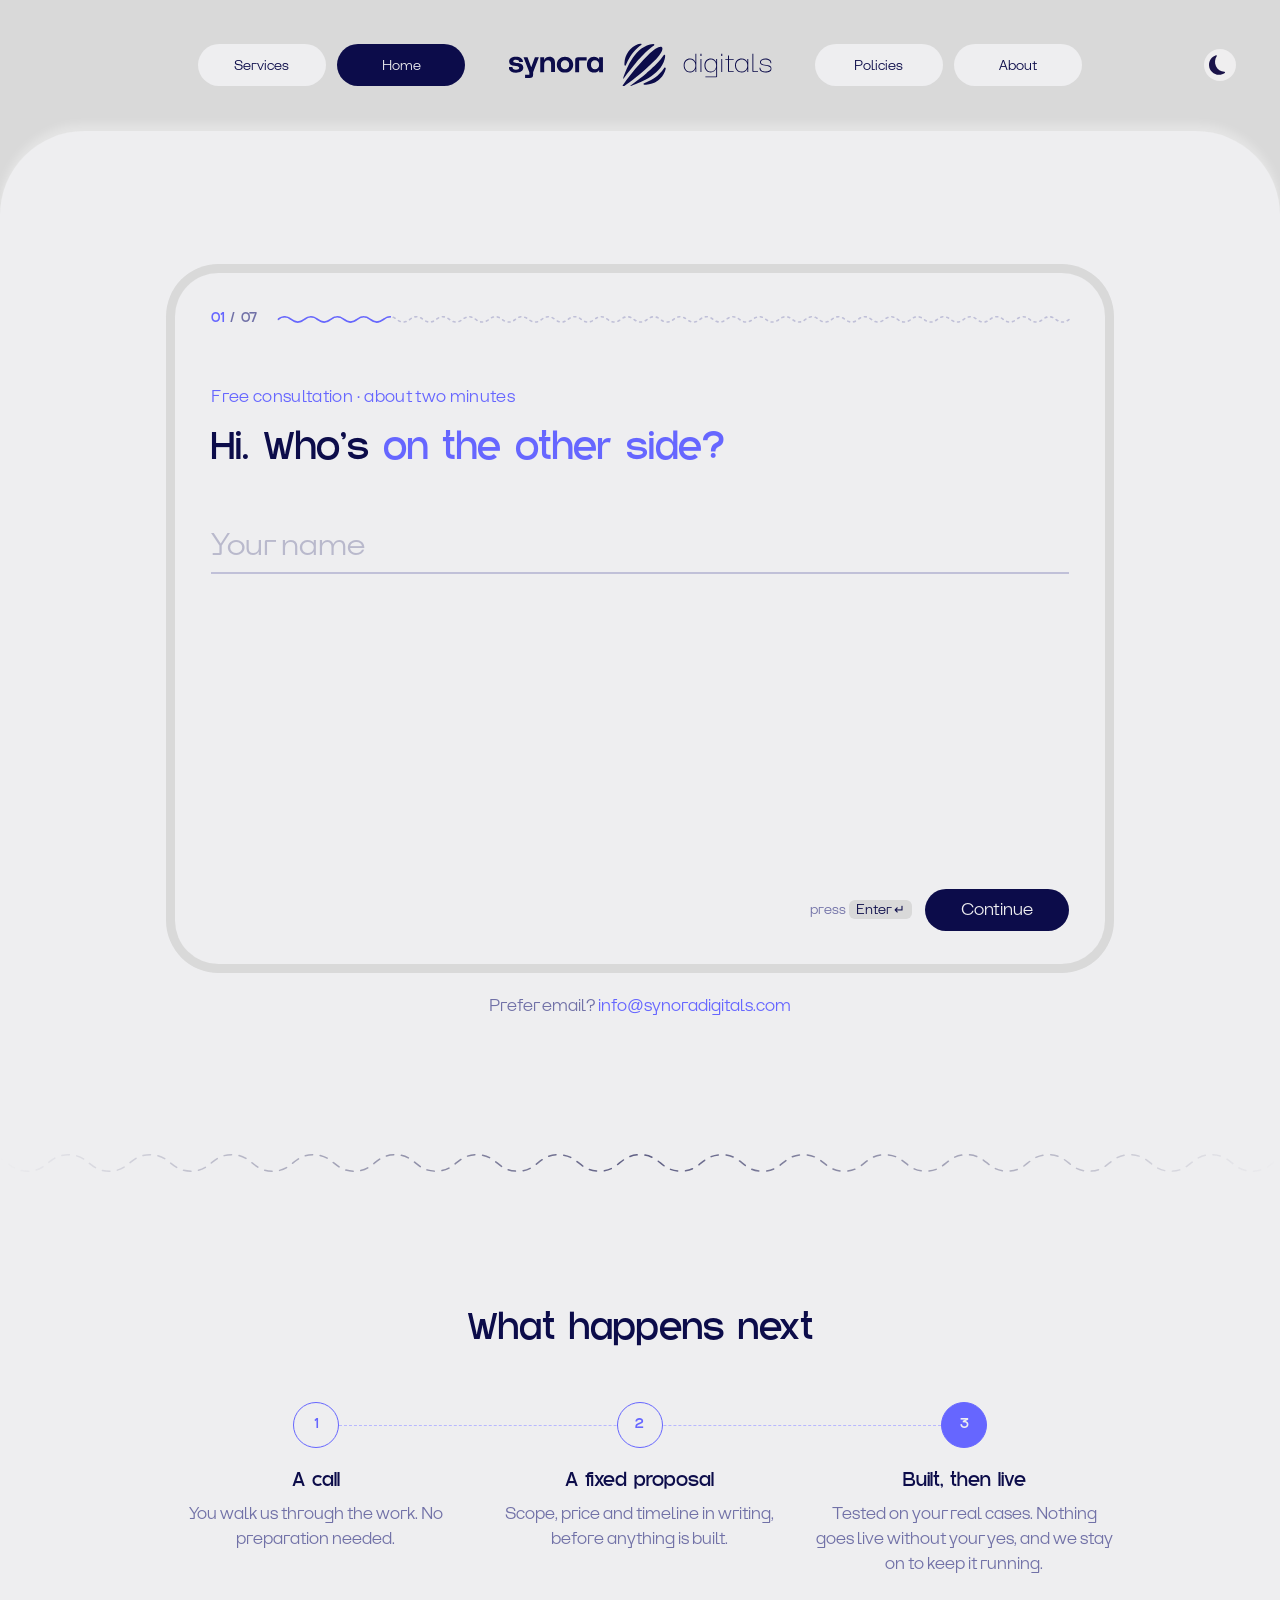
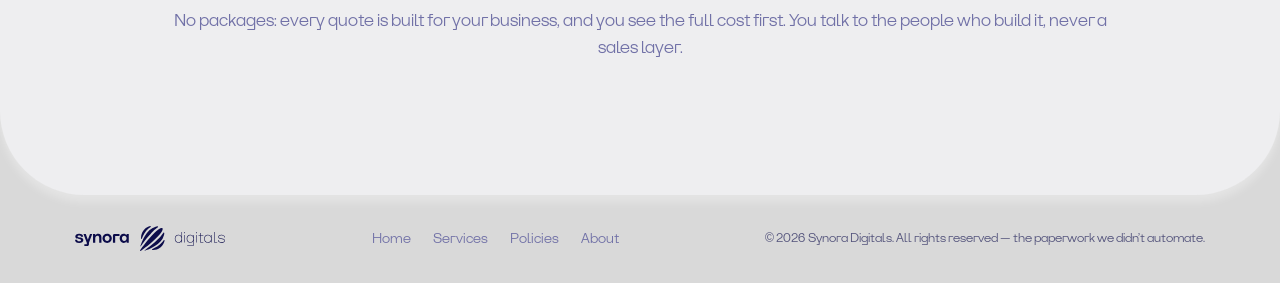
<file: consult.html>
<!DOCTYPE html>
<html lang="en">
<head>
<meta charset="UTF-8">
<meta name="viewport" content="width=device-width, initial-scale=1.0, viewport-fit=cover">
<title>Consult - Synora Digitals</title>
<meta name="description" content="Book a free consultation with Synora Digitals. Tell us what eats your time — we'll map it, quote it, build it, and keep it running. Typical reply within 24 hours.">
<meta name="robots" content="index, follow">
<!-- placeholder domain — replace every synoradigitals.com URL once real hosting/domain is finalized -->
<link rel="canonical" href="https://synoradigitals.com/consult">
<meta name="theme-color" content="#d9d9d9" media="(prefers-color-scheme: light)">
<meta name="theme-color" content="#1e1e47" media="(prefers-color-scheme: dark)">

<meta property="og:type" content="website">
<meta property="og:site_name" content="Synora Digitals">
<meta property="og:title" content="Consult - Synora Digitals">
<meta property="og:description" content="Book a free consultation with Synora Digitals. Tell us what eats your time — we'll map it, quote it, build it, and keep it running. Typical reply within 24 hours.">
<meta property="og:url" content="https://synoradigitals.com/consult">
<meta property="og:image" content="https://synoradigitals.com/assets/img/og-image.png">
<meta property="og:image:type" content="image/png">
<meta property="og:image:width" content="1200">
<meta property="og:image:height" content="630">
<meta property="og:image:alt" content="Synora Digitals logo">
<meta property="og:locale" content="en_US">
<meta name="twitter:card" content="summary_large_image">
<meta name="twitter:title" content="Consult - Synora Digitals">
<meta name="twitter:description" content="Book a free consultation with Synora Digitals. Tell us what eats your time — we'll map it, quote it, build it, and keep it running. Typical reply within 24 hours.">
<meta name="twitter:image" content="https://synoradigitals.com/assets/img/og-image.png">
<meta name="twitter:image:alt" content="Synora Digitals logo">

<!-- Primary icon for Google SERP -->
<link rel="icon" type="image/png" sizes="192x192" href="assets/img/icon-192.png?v=2">
<!-- Standard root fallback -->
<link rel="shortcut icon" href="favicon.ico?v=2">
<link rel="apple-touch-icon" sizes="180x180" href="assets/img/apple-touch-icon.png?v=2">
<link rel="manifest" href="site.webmanifest">
<link rel="preload" href="assets/fonts/Quera.otf"        as="font" type="font/otf" crossorigin="anonymous">
<link rel="preload" href="assets/fonts/Arha Regular.otf" as="font" type="font/otf" crossorigin="anonymous">
<link rel="stylesheet" href="shared.css">
<link rel="stylesheet" href="assets/css/pages.css">
<script>if(localStorage.getItem('theme')==='dark')document.documentElement.setAttribute('data-dark','');</script>
<script type="application/ld+json">
{
  "@context": "https://schema.org",
  "@type": "Organization",
  "name": "Synora Digitals",
  "url": "https://synoradigitals.com/",
  "logo": "https://synoradigitals.com/assets/img/logo-light.png",
  "description": "AI automation studio building custom workflow automation for businesses.",
  "foundingDate": "2026"
}
</script>

<style>
.page-card { min-height: calc(100vh - var(--nav-h)); min-height: calc(100svh - var(--nav-h)); }

/* Form-specific type scale — same fixed-token approach as shared.css, kept
   page-local since only this page has form fields. Radii are per the design
   at icons/Full design additions/consult page/consult form design.svg. */
:root {
  --fs-form-label: max(15px, calc(1.35 * var(--u)));
  --fs-form-input: max(16px, calc(1.5  * var(--u)));
  --r-field:    999px;                           /* single-line inputs, phone badge, choose-a-file & submit buttons — all full pills */
  --r-textarea: max(24px, calc(2.8 * var(--u))); /* message box — soft round, not a full pill */
  --r-dropzone: max(30px, calc(3.6 * var(--u))); /* file drop-zone card */
}
@media (orientation: portrait), (max-width: 700px) {
  :root {
    --fs-form-label: max(13px, calc(3.4 * var(--u)));
    --fs-form-input: max(15px, calc(4   * var(--u)));
  }
}

/* ── CONSULTATION FORM (per icons/Full design additions/consult page) ──
   Each field's name + required/optional marker live inside the placeholder
   itself, not a separate <label> row — aria-label supplies the accessible
   name since a placeholder alone isn't one. */
.cform {
  max-width: calc(72 * var(--u)); min-width: min(100%, 560px);
  margin: 0 auto;
  display: flex; flex-direction: column;
  gap: max(18px, calc(1.9 * var(--u)));
}
.frow { display: grid; grid-template-columns: 1fr 1fr; gap: max(18px, calc(1.9 * var(--u))) }
.cfield {
  /* -webkit-appearance/appearance: none — without it, iOS Safari draws its
     own native chrome on <input> elements, which can silently override our
     background-color (getComputedStyle still reports our authored value,
     making this invisible in devtools — the native paint just wins on
     screen). .country-code below already resets this for the <select>;
     plain text inputs need the same reset. */
  -webkit-appearance: none; appearance: none;
  display: block; width: 100%; box-sizing: border-box;
  background: var(--header-bg);
  border: 1.5px solid transparent;
  border-radius: var(--r-field);
  padding: max(14px, calc(1.3 * var(--u))) max(22px, calc(2 * var(--u)));
  font-family: 'Arha', sans-serif;
  font-size: var(--fs-form-input);
  color: var(--primary);
  outline: none;
  transition: border-color .25s, background .3s;
}
.cfield:focus { border-color: var(--phrase) }
.cfield-area { border-radius: var(--r-textarea); resize: vertical; min-height: max(120px, calc(11 * var(--u))); }
/* placeholders: quiet and smaller than the typed text — opacity dialed down
   further than the color-mix alone (20% dimmer in light mode, 35% in dark,
   since dark mode's mix reads relatively brighter against the darker input bg) */
.cform ::placeholder { color: color-mix(in srgb, var(--muted) 42%, var(--header-bg)); opacity: .8; }
[data-dark] .cform ::placeholder { opacity: .65; }

/* phone row: one pill housing an inset country-code select + a plain input */
.phone-field {
  display: flex; align-items: center;
  background: var(--header-bg);
  border: 1.5px solid transparent;
  border-radius: var(--r-field);
  padding-right: max(20px, calc(1.8 * var(--u)));
  transition: border-color .25s;
}
.phone-field:focus-within { border-color: var(--phrase) }
.country-code {
  appearance: none; -webkit-appearance: none; -moz-appearance: none;
  background: var(--main-bg); color: var(--primary);
  border: none; border-radius: 999px; cursor: pointer;
  width: max(64px, calc(5.4 * var(--u))); height: max(56px, calc(4.6 * var(--u)));
  margin: max(3px, calc(.25 * var(--u)));
  font-family: 'Arha', sans-serif; font-size: var(--fs-form-label);
  text-align: center; text-align-last: center;
  outline: none; flex-shrink: 0;
}
.phone-input {
  -webkit-appearance: none; appearance: none;
  flex: 1; min-width: 0;
  background: transparent; border: none; outline: none;
  border-radius: 0 var(--r-field) var(--r-field) 0; /* it has no bg of its own normally, so this
    only ever showed up as a bug: the browser's autofill forces its own opaque background on
    recognized fields (name/email/phone), and without its own rounded corners that background
    showed up as a square patch poking past the pill's rounded edge */
  padding: max(14px, calc(1.3 * var(--u))) max(6px, calc(.6 * var(--u)));
  font-family: 'Arha', sans-serif; font-size: var(--fs-form-input); color: var(--primary);
}

/* Neutralize the browser's forced autofill styling (Chrome etc. paint an
   opaque background over author styles on autofilled fields) so it lands
   on the same accent-purple "filled" look as the effect below, instead of
   a jarring mismatched white/yellow patch — the -webkit-box-shadow inset
   trick is the only reliable way to override it. */
.cfield:-webkit-autofill, .cfield:-webkit-autofill:hover, .cfield:-webkit-autofill:focus,
.phone-input:-webkit-autofill, .phone-input:-webkit-autofill:hover, .phone-input:-webkit-autofill:focus {
  -webkit-text-fill-color: #eeeef0;
  -webkit-box-shadow: 0 0 0 1000px var(--phrase) inset;
  transition: background-color 5000s ease-in-out 0s;
}

/* ── FILLED-FIELD GLOW ──
   Once a field actually has real content — :not(:placeholder-shown) needs
   no JS since every field here already carries a placeholder — the pill
   fills with the accent color and gets a slow breathing box-shadow glow
   that dims and brightens, since a filled-in field reads that way for as
   long as the user stays on the page — it needs to be a calm, ambient
   indicator, not a hover-style call to action. (Previously this reused the
   site's button sweep animation at a dialed-down opacity; replaced with a
   glow since the sweep read as a "shine" pass rather than a resting-state
   indicator.) .phone-field is a plain <div> wrapper matched to its filled
   state via :has() on the inner .phone-input.
   The .filled classes are a JS-driven backup for the same state (see the
   script below) — Safari doesn't reliably re-evaluate :placeholder-shown
   after autofill, so relying on the pseudo-class alone left autofilled
   Name/Email fields stuck looking empty. Both selectors are additive/OR'd,
   not a replacement — plain typing still works with zero JS via the
   pseudo-class alone. */
.cfield:not(:placeholder-shown), .cfield-area:not(:placeholder-shown),
.cfield.filled, .cfield-area.filled {
  background-color: var(--phrase);
  color: #eeeef0;
  animation: field-glow 3.6s ease-in-out infinite;
}
.phone-field:has(.phone-input:not(:placeholder-shown)), .phone-field.filled {
  background: var(--phrase);
  animation: field-glow 3.6s ease-in-out infinite;
}
/* The inset 1000px layer in both stops is NOT decorative — it's the standard
   paint-over-the-forced-autofill-background trick (same as the
   :-webkit-autofill rule above). It has to live INSIDE these keyframes:
   animating box-shadow means the animation's value replaces any box-shadow
   from the normal cascade, so without it here, the glow animation was
   wiping out the autofill rule's inset shadow and letting the browser's
   forced autofill background show through as gray/white. On non-autofilled
   filled fields it's invisible (purple painted over the same purple bg). */
@keyframes field-glow {
  0%, 100% { box-shadow: inset 0 0 0 1000px var(--phrase), 0 0 max(4px, calc(.4 * var(--u))) 0 color-mix(in srgb, var(--phrase) 45%, transparent); }
  50%      { box-shadow: inset 0 0 0 1000px var(--phrase), 0 0 max(14px, calc(1.4 * var(--u))) max(1px, calc(.1 * var(--u))) color-mix(in srgb, var(--phrase) 80%, transparent); }
}
/* .country-code deliberately NOT included here: it's an opaque circle with
   its own background (var(--main-bg)) sitting on top of the pill, not
   direct text-on-purple like .phone-input is — its existing color:var(--
   primary) already contrasts correctly against its own background in both
   themes. Forcing it to #eeeef0 here made it invisible specifically in
   light mode, since var(--main-bg) IS #eeeef0 in light mode — text and
   background became the same color. */
.phone-field:has(.phone-input:not(:placeholder-shown)) .phone-input,
.phone-field.filled .phone-input {
  color: #eeeef0;
}

/* Honeypot field — off-screen (not display:none/visibility:hidden, which
   some spam bots specifically know to skip when looking for a field to
   fill), unreachable by keyboard/screen readers via tabindex/aria-hidden. */
.hp-field { position: absolute; left: -9999px; top: -9999px; width: 1px; height: 1px; overflow: hidden; }

/* ── FILE DROP ZONE ── */
.filedrop {
  position: relative;
  background: var(--header-bg);
  /* NO border — the visible dashed line is the animated SVG overlay below
     (.filedrop-ants). An earlier 1.5px transparent border quietly broke the
     overlay's alignment: an absolutely-positioned child sits in the PADDING
     box (inside the border) while the JS measures offsetWidth (the BORDER
     box), so the SVG element was 3px smaller than its own drawn coordinates
     and shifted off the container's visual edge — and the resulting
     viewBox/element aspect mismatch made preserveAspectRatio letterbox the
     drawing further inward on the wider axis. The border's 1.5px is folded
     into the padding instead so text layout is unchanged. */
  border-radius: var(--r-dropzone);
  padding: calc(max(28px, 2.6 * var(--u)) + 1.5px) calc(max(20px, 2 * var(--u)) + 1.5px);
  display: flex; flex-direction: column; align-items: center; text-align: center;
  gap: max(10px, calc(1 * var(--u)));
  transition: background .2s;
}
.filedrop.dragover { background: color-mix(in srgb, var(--phrase) 14%, var(--header-bg)); }
/* marching-ants outline — same stroke-dashoffset technique as shared.css's
   zig-zag separator, traced around a rect whose viewBox/x/y/width/height/rx
   are set in JS to the dropzone's real measured pixel box (see
   syncFiledropAnts() below) rather than via CSS percentages/calc() on the
   SVG geometry, which didn't reliably resolve to the container's actual
   edge across browsers. */
.filedrop-ants {
  position: absolute; top: 0; right: 0; bottom: 0; left: 0;
  width: 100%; height: 100%;
  pointer-events: none;
}
.filedrop-ants rect {
  fill: none;
  stroke: var(--phrase);
  stroke-width: 1.5;
  stroke-linecap: round;
  stroke-dasharray: 6 5;
  animation: filedrop-ants-move 1s linear infinite;
}
@keyframes filedrop-ants-move { to { stroke-dashoffset: -11; } }
.filedrop-ico { width: max(28px, calc(2.6 * var(--u))); height: auto; color: var(--muted); }
.filedrop-text { color: var(--muted); font-size: var(--fs-form-label); margin: 0; }
.filepick-btn, .submit-btn {
  display: inline-flex; align-items: center; justify-content: center; cursor: pointer;
  border: none; border-radius: var(--r-field);
  padding: max(9px, calc(.8 * var(--u))) max(20px, calc(1.8 * var(--u)));
  font-size: var(--fs-caption);
  font-family: 'Arha', sans-serif;
  transition: transform .15s, background .3s, opacity .2s;
}
.filepick-btn { background: var(--main-bg); color: var(--muted); }
.filepick-btn:hover, .submit-btn:hover { transform: translateY(-1px); }
/* submit — same size/roundness as .filepick-btn ("Choose a File"), colors inverted */
.submit-btn { align-self: center; margin-top: max(6px, calc(.6 * var(--u))); background: var(--primary); color: var(--main-bg); }
.submit-btn:hover { opacity: .9 }
.submit-btn:disabled { opacity: .6; cursor: default; transform: none }
.filepicked {
  display: none; align-items: center; gap: max(8px, calc(.7 * var(--u)));
  max-width: 100%;
}
.filepicked.show { display: inline-flex; }
.filepick-name { font-size: var(--fs-form-label); color: var(--primary); word-break: break-all; }
.filepick-remove {
  display: inline-flex; align-items: center; justify-content: center; flex-shrink: 0;
  width: max(20px, calc(1.8 * var(--u))); height: max(20px, calc(1.8 * var(--u)));
  border-radius: 999px; border: none; cursor: pointer;
  background: var(--main-bg); color: var(--muted);
  font-size: max(13px, calc(1.2 * var(--u))); line-height: 1;
  transition: background .2s, color .2s, transform .15s;
}
.filepick-remove:hover { background: var(--phrase); color: var(--main-bg); transform: rotate(90deg); }
.filepick-input {
  position: absolute; width: 1px; height: 1px; padding: 0; margin: -1px;
  overflow: hidden; clip: rect(0,0,0,0); white-space: nowrap; border: 0;
}

/* small animated toast for the "same file again" warning — a compact bubble,
   distinct from the big centered success pop-up. Red text signals an error;
   the light card background (theme-aware) keeps it legible in both modes.
   One unified keyframe (not two stacked animations) covers pop-in, hold and
   fade-out, so there's no risk of a later "fade" animation's fill-mode
   fighting an earlier "pop-in" animation's fill-mode over the same property
   — that composition ambiguity is what made this unreliable before. */
.filetoast {
  /* absolute, in document coordinates — NOT fixed. It gets repositioned
     per-error to sit right by whichever field actually has the problem
     (see showFieldToast()/place() in the script below), which can be
     anywhere on the page. It lives at the top level of <body> (moved out
     of .filedrop) with no positioned ancestor in between, so this
     resolves against the initial containing block — i.e. real page
     coordinates that scroll along with the document, not the viewport.
     (An earlier version used position:fixed, which is viewport-relative:
     the toast would show up correctly, but scrolling afterward moved the
     field away while the toast stayed frozen on-screen, visually
     detaching from whatever it was pointing at.) */
  position: absolute; top: max(10px, calc(1 * var(--u))); left: 50%;
  transform: translateX(-50%) scale(.4);
  background: var(--card); color: #e5484d;
  box-shadow: var(--card-shadow);
  padding: max(7px, calc(.6 * var(--u))) max(16px, calc(1.4 * var(--u)));
  border-radius: 999px;
  font-size: var(--fs-caption); font-weight: 600;
  white-space: nowrap; max-width: calc(100% - 24px);
  overflow: hidden; text-overflow: ellipsis;
  opacity: 0; pointer-events: none; z-index: 5;
}
.filetoast.show { animation: _toast-life 3200ms both; }
@keyframes _toast-life {
  0%   { opacity: 0; transform: translateX(-50%) scale(.4); animation-timing-function: cubic-bezier(.34,1.56,.64,1); }
  12%  { opacity: 1; transform: translateX(-50%) scale(1.08); animation-timing-function: ease-out; }
  18%  { opacity: 1; transform: translateX(-50%) scale(1); }
  90%  { opacity: 1; transform: translateX(-50%) scale(1); animation-timing-function: ease-in; }
  100% { opacity: 0; transform: translateX(-50%) scale(.85); }
}

/* ── SUCCESS POP-UP (replaces the inline "sent" text) ── */
.successmask {
  display: none; position: fixed; inset: 0; z-index: 300;
  background: rgba(0,0,0,.35);
  align-items: center; justify-content: center;
  padding: max(20px, calc(4 * var(--u)));
}
.successmask.open {
  display: flex;
  backdrop-filter: blur(8px); -webkit-backdrop-filter: blur(8px);
  animation: _successmask-in 200ms ease both;
}
.successmask.closing {
  display: flex;
  backdrop-filter: blur(8px); -webkit-backdrop-filter: blur(8px);
  animation: _successmask-out 180ms ease both;
}
@keyframes _successmask-in  { from { opacity: 0 } to { opacity: 1 } }
@keyframes _successmask-out { from { opacity: 1 } to { opacity: 0 } }
.successcard {
  position: relative;
  background: var(--surface);
  border-radius: max(28px, calc(5.8 * var(--u)));
  padding: max(36px, calc(4.2 * var(--u))) max(30px, calc(4.5 * var(--u)));
  /* fixed px cap, not calc(N*u) — mobile's --u is height-driven and tiny, so
     an --u-scaled cap ends up narrower than the phone regardless of its
     actual width. A plain px cap keeps this a sensible dialog width on
     every phone, not just ones with a particular aspect ratio. */
  max-width: min(90vw, 440px);
  display: flex; flex-direction: column; align-items: center; text-align: center;
  gap: max(16px, calc(1.8 * var(--u)));
  box-shadow: var(--card-shadow);
}
.successmask.open .successcard {
  animation: _successcard-in 420ms cubic-bezier(0.34, 1.56, 0.64, 1) both;
}
.successmask.closing .successcard {
  animation: _successcard-out 160ms cubic-bezier(0.4, 0, 0.6, 1) both;
}
@keyframes _successcard-in  { from { opacity: 0; transform: scale(.7) } to { opacity: 1; transform: scale(1) } }
@keyframes _successcard-out { from { opacity: 1; transform: scale(1) } to { opacity: 0; transform: scale(.82) } }
.successclose {
  position: absolute; top: max(12px, calc(3 * var(--u))); right: max(12px, calc(3 * var(--u)));
  background: none; border: none; padding: 0;
  width: max(24px, calc(2.2 * var(--u))); height: max(24px, calc(2.2 * var(--u)));
  cursor: pointer;
}
.successclose img { width: 100%; height: 100%; display: block; }
.successtick { width: max(64px, calc(6.5 * var(--u))); height: auto; }
.successtick-circle {
  stroke: var(--phrase); stroke-width: 3; stroke-dasharray: 145; stroke-dashoffset: 145;
}
.successtick-check {
  stroke: var(--phrase); stroke-width: 4; stroke-linecap: round; stroke-linejoin: round;
  stroke-dasharray: 40; stroke-dashoffset: 40;
}
.successmask.open .successtick-circle { animation: _tick-draw 500ms ease-out forwards; }
.successmask.open .successtick-check  { animation: _tick-draw 350ms ease-out 450ms forwards; }
@keyframes _tick-draw { to { stroke-dashoffset: 0 } }
.successcard-msg { color: var(--primary); font-size: var(--fs-form-input); line-height: 1.5; margin: 0; }

/* ── NO-FILE CONFIRM DIALOG (reuses the success mask/card's keyframes) ── */
.confirmmask {
  display: none; position: fixed; inset: 0; z-index: 300;
  background: rgba(0,0,0,.35);
  align-items: center; justify-content: center;
  padding: max(20px, calc(4 * var(--u)));
}
.confirmmask.open {
  display: flex;
  backdrop-filter: blur(8px); -webkit-backdrop-filter: blur(8px);
  animation: _successmask-in 200ms ease both;
}
.confirmmask.closing {
  display: flex;
  backdrop-filter: blur(8px); -webkit-backdrop-filter: blur(8px);
  animation: _successmask-out 180ms ease both;
}
.confirmcard {
  background: var(--surface);
  border-radius: max(28px, calc(5.8 * var(--u)));
  padding: max(32px, calc(3.6 * var(--u))) max(28px, calc(3.6 * var(--u)));
  /* fixed px cap, not calc(N*u) — see .successcard's identical comment */
  max-width: min(90vw, 420px);
  display: flex; flex-direction: column; align-items: center; text-align: center;
  gap: max(20px, calc(2 * var(--u)));
  box-shadow: var(--card-shadow);
}
.confirmmask.open .confirmcard { animation: _successcard-in 420ms cubic-bezier(0.34, 1.56, 0.64, 1) both; }
.confirmmask.closing .confirmcard { animation: _successcard-out 160ms cubic-bezier(0.4, 0, 0.6, 1) both; }
.confirmcard-msg { color: var(--primary); font-size: var(--fs-form-input); line-height: 1.5; margin: 0; max-width: 100%; }
/* explicit width (not just max-width) — a nested flex row inside a
   `flex-direction:column; align-items:center` parent can size to its own
   unclamped content width on mobile WebKit instead of the parent's
   available space, which is what was pushing the buttons past the card
   edge. flex-wrap + min-width:0 are the fallback if it's ever still tight. */
.confirmcard-actions {
  display: flex; flex-wrap: wrap; justify-content: center;
  gap: max(10px, calc(1 * var(--u)));
  width: 100%;
}
.confirm-cancel, .confirm-proceed {
  flex: 1 1 auto; min-width: 0; box-sizing: border-box;
  border: none; cursor: pointer; border-radius: var(--r-field);
  padding: max(10px, calc(.9 * var(--u))) max(18px, calc(1.8 * var(--u)));
  font-size: var(--fs-ui); font-family: 'Arha', sans-serif;
  white-space: nowrap; overflow: hidden; text-overflow: ellipsis;
  transition: transform .15s, opacity .2s, background .3s;
}
.confirm-cancel { background: var(--header-bg); color: var(--primary); }
.confirm-proceed { background: var(--primary); color: var(--main-bg); }
.confirm-cancel:hover, .confirm-proceed:hover { transform: translateY(-1px); }

@media (prefers-reduced-motion: reduce) {
  .successmask.open, .successmask.closing,
  .successmask.open .successcard, .successmask.closing .successcard,
  .successtick-circle, .successtick-check,
  .confirmmask.open, .confirmmask.closing,
  .confirmmask.open .confirmcard, .confirmmask.closing .confirmcard { animation-duration: 1ms !important; animation-delay: 0ms !important; }
  .cfield:not(:placeholder-shown), .cfield-area:not(:placeholder-shown),
  .cfield.filled, .cfield-area.filled,
  .phone-field:has(.phone-input:not(:placeholder-shown)), .phone-field.filled,
  .filedrop-ants rect { animation: none !important; }
  /* the toast is an error message, not decoration — cutting it to 1ms would
     make it unreadable. Keep the same on-screen hold time, just drop the
     bounce/scale for a plain fade. */
  .filetoast.show { animation: _toast-life-reduced 3200ms both; }
}
@keyframes _toast-life-reduced {
  0%   { opacity: 0; transform: translateX(-50%); }
  8%   { opacity: 1; transform: translateX(-50%); }
  92%  { opacity: 1; transform: translateX(-50%); }
  100% { opacity: 0; transform: translateX(-50%); }
}

@media (orientation: portrait), (max-width: 700px) {
  .cform { min-width: 0; max-width: none }
  .frow { grid-template-columns: 1fr }
}
</style>
</head>
<body>

<!-- ═══ NAV — Consult page: Consult pill → Home ═══ -->
<nav>
  <div class="nav-left">
    <a href="/services"   class="nav-pill">Services</a>
    <a href="/"      class="nav-pill nav-pill-home">Home</a>
  </div>

  <button class="ham-btn" onclick="openMenu()" aria-label="Menu">
    <img class="ham-icon" src="assets/img/menu-icon-light.svg" alt="">
  </button>

  <a href="/" class="logo">
    <img class="logo-img" src="assets/img/logo-light.svg" alt="Synora Digitals">
  </a>

  <div class="nav-right">
    <a href="/policies" class="nav-pill">Policies</a>
    <a href="/about"    class="nav-pill">About</a>
    <button class="dark-btn" id="darkBtn" onclick="toggleDark()" aria-label="Toggle dark mode"><img class="theme-icon" src="assets/img/moon-icon.svg" alt=""></button>
  </div>
</nav>

<!-- ═══ MOBILE MENU ═══ -->
<div class="mmask" id="mmask" onclick="maskClick(event)">
  <div class="mmcard">
    <button class="mmclose" onclick="closeMenu()" aria-label="Close menu"><img class="cross-icon" src="assets/img/menu-cross-light.svg" alt=""></button>
    <nav class="mmlinks">
      <a href="/services"   onclick="closeMenu()">Services</a>
      <a href="/"      onclick="closeMenu()" class="mmlink-home">Home</a>
      <a href="/policies"   onclick="closeMenu()">Policies</a>
      <a href="/about"      onclick="closeMenu()">About</a>
    </nav>
  </div>
</div>

<!-- ═══ SUCCESS POP-UP ═══ -->
<div class="successmask" id="successMask" onclick="successMaskClick(event)" role="alertdialog" aria-live="assertive" aria-label="Message sent">
  <div class="successcard">
    <button class="successclose" onclick="closeSuccess()" aria-label="Close"><img class="cross-icon" src="assets/img/menu-cross-light.svg" alt=""></button>
    <svg class="successtick" viewBox="0 0 52 52" aria-hidden="true">
      <circle class="successtick-circle" cx="26" cy="26" r="23" fill="none"/>
      <path class="successtick-check" fill="none" d="M15 27l7 7 15-16"/>
    </svg>
    <p class="successcard-msg">Sent. A human will get back to you — promise.</p>
  </div>
</div>

<!-- ═══ NO-FILE CONFIRM DIALOG ═══ -->
<div class="confirmmask" id="confirmMask" onclick="confirmMaskClick(event)" role="alertdialog" aria-label="No file attached">
  <div class="confirmcard">
    <p class="confirmcard-msg">No reference file attached, proceed without it?</p>
    <div class="confirmcard-actions">
      <button type="button" class="confirm-cancel" onclick="cancelSubmitWithoutFile()">Cancel</button>
      <button type="button" class="confirm-proceed" onclick="proceedSubmitWithoutFile()">Proceed</button>
    </div>
  </div>
</div>

<!-- Lives at the top level (not nested in .filedrop like before) and is
     positioned in real document coordinates (see .filetoast CSS + place()
     in the script below) so it scrolls along with the page instead of
     staying pinned to the viewport while the field it's pointing at
     scrolls away underneath it. -->
<div class="filetoast" id="fileToast" role="status" aria-live="polite"></div>

<svg xmlns="http://www.w3.org/2000/svg" width="0" height="0" style="position:absolute;overflow:hidden" aria-hidden="true">
<defs>
<!-- Click shine: a light beam rect, clipped to the accent (arm) shape, moved
     by a CSS transform - reliable on iOS where SMIL gradient animation is not -->
<clipPath id="gitClip"><path d="M13.9,37.34h5.18c-1.57-3.25-3.44-5.59-5.58-6.98c-0.35-0.22-0.76-0.36-1.19-0.38 c-3.25-0.2-6.31,0.29-8.43,0.79c1.39,0.52,3.03,1.52,4.45,3.45c1.01-0.31,2.19-0.51,3.24-0.25l3.12-0.2 c0.23-0.01,0.42,0.16,0.43,0.38c0.01,0.22-0.15,0.42-0.38,0.43l-1.8,0.11c0.47,0.41,1.16,1.19,1.07,2.2 C13.98,37.06,13.94,37.2,13.9,37.34z M8.05,31.78c-0.01,0-0.01,0-0.02,0c-0.21,0-0.39-0.17-0.41-0.38 C7.61,31.17,7.78,30.98,8,30.97l3.86-0.24c0.23-0.01,0.42,0.15,0.43,0.38c0.01,0.22-0.16,0.42-0.38,0.43L8.05,31.78z M13.53,33.06 L9.67,33.3H9.65c-0.21,0-0.39-0.16-0.41-0.38c-0.01-0.22,0.15-0.42,0.38-0.43l3.86-0.24c0.23-0.01,0.42,0.15,0.43,0.38 C13.92,32.85,13.75,33.04,13.53,33.06z"/></clipPath>
<linearGradient id="gitBeamGrad" x1="0" y1="0" x2="1" y2="0">
<stop offset="0" stop-color="#d9d9ff" stop-opacity="0"/>
<stop offset=".5" stop-color="#d9d9ff"/>
<stop offset="1" stop-color="#d9d9ff" stop-opacity="0"/>
</linearGradient>
<clipPath id="clip-communication"><path d="M42.62,15.27l-0.98,0.53c-0.79,0.43-1.54,0.93-2.25,1.49c-1.54,1.17-2.85,2.65-3.87,4.33 c-0.17,0.25-0.31,0.51-0.46,0.78l-0.53,0.98L34,22.4c-0.08-0.15-0.17-0.3-0.26-0.45c-0.58-1.03-1.29-1.97-2.1-2.83 C30.44,17.8,29,16.68,27.4,15.8l-0.99-0.53l0.99-0.53c1.19-0.65,2.27-1.42,3.24-2.32c0.84-0.74,1.59-1.59,2.23-2.5 c0.41-0.56,0.79-1.16,1.12-1.77l0.53-0.99l0.53,0.99c1.51,2.8,3.79,5.06,6.59,6.59L42.62,15.27z"/></clipPath>
<clipPath id="clip-sales"><path d="M26.85,17.59l-1.15,0.62c-3.34,1.82-6.04,4.53-7.88,7.9l-0.61,1.12l-0.61-1.12 c-1.83-3.37-4.53-6.07-7.9-7.9l-1.12-0.62l1.12-0.61c3.37-1.82,6.08-4.52,7.9-7.88l0.61-1.13l0.61,1.13 c1.82,3.36,4.53,6.07,7.88,7.88L26.85,17.59z"/></clipPath>
<clipPath id="clip-administrative"><path d="M34.3,13.97l-1.08,0.58c-2.85,1.54-5.18,3.87-6.73,6.73l-0.58,1.08l-0.58-1.06 c-1.56-2.86-3.89-5.2-6.75-6.75l-1.08-0.58l1.08-0.6c2.88-1.56,5.21-3.87,6.75-6.72l0.58-1.08l0.58,1.08 c1.56,2.86,3.87,5.18,6.73,6.73L34.3,13.97z"/></clipPath>
<clipPath id="clip-operations"><path d="M34.34,14.23l-1.09,0.58c-2.85,1.56-5.18,3.89-6.73,6.77l-0.6,1.08l-0.6-1.08 c-1.54-2.88-3.89-5.21-6.75-6.77l-1.09-0.58l1.09-0.6c2.88-1.56,5.21-3.89,6.75-6.73l0.6-1.09l0.6,1.09 c1.54,2.86,3.87,5.18,6.73,6.73L34.34,14.23z"/></clipPath>
<clipPath id="clip-marketing"><path d="M44.65,16.57l-0.94,0.51c-2.76,1.49-5.01,3.74-6.52,6.54l-0.51,0.94l-0.51-0.94 c-1.51-2.78-3.76-5.03-6.54-6.54l-0.94-0.51l0.94-0.51c2.78-1.51,5.05-3.77,6.54-6.52l0.51-0.94l0.51,0.94 c1.49,2.76,3.76,5.01,6.52,6.52L44.65,16.57z"/></clipPath>
<clipPath id="clip-ai"><path d="M35.1,32.05l-1.8,0.96c-3.34,1.82-6.06,4.53-7.88,7.88l-0.96,1.8l-0.98-1.8c-1.8-3.33-4.53-6.06-7.91-7.88 l-1.79-0.96l1.79-0.98c3.36-1.82,6.09-4.55,7.91-7.91l0.98-1.79l0.96,1.79c1.84,3.38,4.55,6.11,7.89,7.91L35.1,32.05z"/></clipPath>
</defs>
<symbol id="i-communication" viewBox="0 0 51.83 49.24"><g> <path fill="currentColor" d="M50.48,42.75l-1.47-4.48c0.89-1.87,1.36-3.94,1.36-6.04c0-5.71-3.44-10.62-8.36-12.76 c0.38-0.28,0.79-0.53,1.21-0.76l2.63-1.42c0.73-0.38,1.19-1.14,1.21-1.97c0.02-0.84-0.43-1.62-1.21-2.07l-2.63-1.42 c-2.23-1.21-4.04-3.03-5.24-5.24L36.53,3.9c-0.43-0.73-1.24-1.17-2.05-1.16c-0.84,0.02-1.59,0.48-1.97,1.19l-1.42,2.65 c-0.33,0.61-0.71,1.17-1.12,1.72c-2.55-1.19-5.36-1.85-8.36-1.85c-11.04,0-20.02,8.98-20.02,20.02c0,3.11,0.73,6.19,2.1,8.95 l-2.32,7.03c-0.28,0.81-0.08,1.72,0.51,2.35c0.56,0.6,1.39,0.84,2.17,0.66l8.09-1.36c2.86,1.56,6.12,2.38,9.46,2.38 c3.01,0,5.86-0.66,8.42-1.87c1.92,0.99,4.09,1.56,6.39,1.56c2.27,0,4.47-0.55,6.42-1.57l5.23,0.88c0.7,0.15,1.44-0.07,1.95-0.6 C50.54,44.31,50.73,43.5,50.48,42.75z M30.64,12.42c0.84-0.74,1.59-1.59,2.23-2.5c0.41-0.56,0.79-1.16,1.12-1.77l0.53-0.99 l0.53,0.99c1.51,2.8,3.79,5.06,6.59,6.59l0.98,0.53l-0.98,0.53c-0.79,0.43-1.54,0.93-2.25,1.49c-1.54,1.17-2.85,2.65-3.87,4.33 c-0.17,0.25-0.31,0.51-0.46,0.78l-0.53,0.98L34,22.4c-0.08-0.15-0.17-0.3-0.26-0.45c-0.58-1.03-1.29-1.97-2.1-2.83 C30.44,17.8,29,16.68,27.4,15.8l-0.99-0.53l0.99-0.53C28.59,14.1,29.66,13.32,30.64,12.42z M21.61,43.18 c-2.96,0-5.84-0.78-8.31-2.23c-0.26-0.15-0.55-0.23-0.84-0.23c-0.1,0-0.18,0.02-0.28,0.03l-7.16,1.21l2.04-6.16 c0.15-0.43,0.1-0.91-0.12-1.31c-1.32-2.45-2.04-5.23-2.04-8.02c0-9.22,7.5-16.71,16.71-16.71c2.04,0,3.99,0.36,5.79,1.06 c-0.5,0.36-1.03,0.71-1.59,1.01l-2.65,1.44c-0.73,0.43-1.17,1.21-1.16,2.05c0.02,0.84,0.48,1.59,1.19,1.97l2.63,1.42 c1.01,0.55,1.94,1.21,2.75,2c-3.69,2.5-6.11,6.73-6.11,11.52c0,3.99,1.67,7.58,4.35,10.13C25.18,42.89,23.43,43.18,21.61,43.18z M45.65,38.65l1.08,3.26l-3.9-0.66c-0.38-0.07-0.78,0.02-1.12,0.22c-1.56,0.93-3.39,1.41-5.28,1.41c-0.98,0-1.92-0.13-2.81-0.4 c-1.26-0.33-2.42-0.89-3.44-1.65c-2.66-1.92-4.38-5.05-4.38-8.59c0-3.76,1.95-7.05,4.9-8.95c0.15,0.23,0.28,0.46,0.41,0.69 l1.41,2.61c0.4,0.73,1.14,1.19,1.99,1.21c0.02,0,0.02,0,0.03,0c0.83,0,1.6-0.45,2.04-1.19l1.42-2.63c0.38-0.69,0.81-1.36,1.32-1.97 c0.7,0.18,1.36,0.45,1.99,0.78c3.42,1.77,5.77,5.34,5.77,9.45c0,1.79-0.45,3.56-1.29,5.11C45.55,37.74,45.5,38.22,45.65,38.65z"/> <path fill="var(--phrase)" d="M42.62,15.27l-0.98,0.53c-0.79,0.43-1.54,0.93-2.25,1.49c-1.54,1.17-2.85,2.65-3.87,4.33 c-0.17,0.25-0.31,0.51-0.46,0.78l-0.53,0.98L34,22.4c-0.08-0.15-0.17-0.3-0.26-0.45c-0.58-1.03-1.29-1.97-2.1-2.83 C30.44,17.8,29,16.68,27.4,15.8l-0.99-0.53l0.99-0.53c1.19-0.65,2.27-1.42,3.24-2.32c0.84-0.74,1.59-1.59,2.23-2.5 c0.41-0.56,0.79-1.16,1.12-1.77l0.53-0.99l0.53,0.99c1.51,2.8,3.79,5.06,6.59,6.59L42.62,15.27z"/> </g></symbol>
<symbol id="i-sales" viewBox="0 0 51.83 49.24"><g> <path fill="currentColor" d="M30.75,15.16l-3.14-1.69c-2.64-1.44-4.83-3.61-6.26-6.26L19.64,4c-0.51-0.86-1.5-1.39-2.47-1.39 c-1,0.03-1.92,0.59-2.39,1.46L13.1,7.21c-1.4,2.63-3.6,4.81-6.27,6.26l-3.16,1.71c-0.89,0.51-1.4,1.46-1.4,2.47 c0.01,1,0.57,1.92,1.43,2.39l3.13,1.69c2.64,1.42,4.83,3.63,6.27,6.27l1.69,3.09c0.47,0.9,1.39,1.46,2.39,1.46h0.05 c0.97,0,1.9-0.51,2.44-1.43L21.35,28c1.43-2.68,3.63-4.87,6.26-6.27l3.14-1.69c0.86-0.49,1.43-1.39,1.43-2.39 C32.19,16.64,31.68,15.7,30.75,15.16z M25.71,18.21c-3.34,1.82-6.04,4.53-7.88,7.9l-0.61,1.12l-0.61-1.12 c-1.83-3.37-4.53-6.07-7.9-7.9l-1.12-0.62l1.12-0.61c3.37-1.82,6.08-4.52,7.9-7.88l0.61-1.13l0.61,1.13 c1.82,3.36,4.53,6.07,7.88,7.88l1.15,0.61L25.71,18.21z M48.61,7.81c-0.58-0.26-1.28-0.16-1.77,0.26c-2.6,2.2-5.39,4.28-8.31,6.16 c-0.49,0.3-0.77,0.84-0.77,1.39v29.36c0,0.9,0.74,1.65,1.66,1.65h8.48c0.92,0,1.66-0.74,1.66-1.65V9.32 C49.56,8.67,49.19,8.09,48.61,7.81z M46.26,43.32h-5.18V16.51c1.77-1.17,3.51-2.43,5.18-3.72V43.32z M32.64,23.53l-1.67,0.9v18.88 H25.8V28.43c-0.34,0.46-0.66,0.96-0.94,1.47l-0.7,1.29l-1,1.82l-0.03,0.07l-0.05,0.05c-0.19,0.3-0.36,0.61-0.58,0.86v10.98 c0,0.9,0.73,1.65,1.66,1.65h8.47c0.92,0,1.65-0.74,1.65-1.65V22.25C33.81,22.75,33.27,23.18,32.64,23.53z M17.34,36.53 c-0.04,0.01-0.08,0.01-0.12,0.01h-0.13c-0.49-0.01-0.94-0.08-1.39-0.2v6.97h-5.18V31.6l-0.94-1.7c-0.2-0.38-0.42-0.74-0.66-1.09 c-0.32-0.46-0.66-0.9-1.05-1.31c-0.39,0.3-0.66,0.8-0.66,1.32v16.16c0,0.9,0.76,1.65,1.66,1.65h8.48c0.92,0,1.66-0.74,1.66-1.65 v-8.66C18.48,36.45,17.92,36.53,17.34,36.53z"/> <path fill="var(--phrase)" d="M26.85,17.59l-1.15,0.62c-3.34,1.82-6.04,4.53-7.88,7.9l-0.61,1.12l-0.61-1.12 c-1.83-3.37-4.53-6.07-7.9-7.9l-1.12-0.62l1.12-0.61c3.37-1.82,6.08-4.52,7.9-7.88l0.61-1.13l0.61,1.13 c1.82,3.36,4.53,6.07,7.88,7.88L26.85,17.59z"/> </g></symbol>
<symbol id="i-administrative" viewBox="0 0 51.83 49.24"><g> <path fill="var(--phrase)" d="M34.3,13.97l-1.08,0.58c-2.85,1.54-5.18,3.87-6.73,6.73l-0.58,1.08l-0.58-1.06 c-1.56-2.86-3.89-5.2-6.75-6.75l-1.08-0.58l1.08-0.6c2.88-1.56,5.21-3.87,6.75-6.72l0.58-1.08l0.58,1.08 c1.56,2.86,3.87,5.18,6.73,6.73L34.3,13.97z"/> <path fill="currentColor" d="M37.5,11.94l-2.7-1.46c-2.28-1.24-4.15-3.11-5.39-5.39l-1.47-2.75c-0.43-0.73-1.19-1.16-2.02-1.16h-0.05 c-0.84,0.02-1.6,0.48-1.99,1.19l-1.46,2.71c-1.22,2.27-3.11,4.14-5.41,5.39l-2.73,1.47c-0.73,0.43-1.17,1.22-1.16,2.07 c0.02,0.84,0.48,1.6,1.21,1.97l2.68,1.47c2.3,1.24,4.17,3.11,5.41,5.41l1.46,2.66c0.38,0.74,1.14,1.21,1.99,1.22h0.05 c0.83,0,1.59-0.45,2.04-1.21l1.46-2.68c1.26-2.32,3.11-4.19,5.39-5.41l2.7-1.46c0.73-0.4,1.19-1.14,1.21-1.99 C38.72,13.18,38.28,12.38,37.5,11.94z M33.23,14.55c-2.85,1.54-5.18,3.87-6.73,6.73l-0.58,1.08l-0.58-1.06 c-1.56-2.86-3.89-5.2-6.75-6.75l-1.08-0.58l1.08-0.6c2.88-1.56,5.21-3.87,6.75-6.72l0.58-1.08l0.58,1.08 c1.56,2.86,3.87,5.18,6.73,6.73l1.08,0.58L33.23,14.55z M37.1,27.97l-1.7-0.66c-1.37-0.55-2.95-0.41-4.22,0.36 c-0.08,0.05-0.15,0.1-0.21,0.17l-1.59,1.37c-1.97,1.72-4.95,1.72-6.92,0l-1.59-1.37c-0.07-0.07-0.13-0.12-0.21-0.17 c-1.27-0.78-2.85-0.91-4.22-0.36l-1.7,0.66c-5.77,2.25-9.5,7.71-9.5,13.92c0,3.41,2.76,6.17,6.17,6.17h29.02 c3.41,0,6.17-2.76,6.17-6.17C46.6,35.68,42.87,30.22,37.1,27.97z M40.43,44.75H11.4c-1.57,0-2.86-1.29-2.86-2.86 c0-4.83,2.9-9.08,7.4-10.84l1.7-0.66c0.17-0.07,0.35-0.1,0.53-0.1c0.23,0,0.45,0.05,0.66,0.15l1.46,1.27c3.21,2.8,8.04,2.8,11.25,0 L33,30.43c0.38-0.18,0.81-0.2,1.19-0.05l1.7,0.66c4.5,1.75,7.4,6.01,7.4,10.84C43.29,43.46,42,44.75,40.43,44.75z M27.98,39.01 c0,1.14-0.93,2.07-2.07,2.07s-2.07-0.93-2.07-2.07c0-1.14,0.93-2.07,2.07-2.07S27.98,37.86,27.98,39.01z"/> </g></symbol>
<symbol id="i-operations" viewBox="0 0 51.83 49.24"><g> <path fill="var(--phrase)" d="M34.34,14.23l-1.09,0.58c-2.85,1.56-5.18,3.89-6.73,6.77l-0.6,1.08l-0.6-1.08 c-1.54-2.88-3.89-5.21-6.75-6.77l-1.09-0.58l1.09-0.6c2.88-1.56,5.21-3.89,6.75-6.73l0.6-1.09l0.6,1.09 c1.54,2.86,3.87,5.18,6.73,6.73L34.34,14.23z"/> <path fill="currentColor" d="M44.12,24.57v11.66c0,0.91-0.74,1.65-1.65,1.65c-0.91,0-1.65-0.74-1.65-1.65V24.57 c0-0.68-0.56-1.24-1.26-1.24H37.5c-0.91,0-1.65-0.74-1.65-1.65c0-0.93,0.74-1.65,1.65-1.65h2.05 C42.06,20.02,44.12,22.06,44.12,24.57z M14.33,20.02h-2.05c-2.51,0-4.57,2.04-4.57,4.55v11.66c0,0.91,0.74,1.65,1.65,1.65 s1.65-0.74,1.65-1.65V24.57c0-0.68,0.56-1.24,1.26-1.24h2.05c0.91,0,1.65-0.74,1.65-1.65C15.99,20.75,15.24,20.02,14.33,20.02z M38.74,14.28c-0.02,0.84-0.48,1.59-1.21,1.99l-2.71,1.46c-2.28,1.24-4.15,3.11-5.39,5.43l-1.47,2.7 c-0.45,0.76-1.21,1.21-2.05,1.21h-0.05c-0.83-0.02-1.59-0.5-1.97-1.22l-1.46-2.68c-1.26-2.3-3.13-4.17-5.43-5.43l-2.7-1.47 c-0.73-0.36-1.19-1.13-1.21-1.97c-0.02-0.84,0.43-1.64,1.16-2.07l2.73-1.49c2.32-1.26,4.2-3.11,5.43-5.39l1.47-2.71 c0.38-0.73,1.14-1.19,1.97-1.21c0.86-0.05,1.65,0.41,2.07,1.16l1.51,2.76c1.22,2.28,3.09,4.15,5.39,5.39l2.71,1.47 C38.31,12.64,38.75,13.44,38.74,14.28z M34.34,14.23l-1.09-0.6c-2.86-1.56-5.2-3.87-6.73-6.73l-0.6-1.09l-0.6,1.09 c-1.54,2.85-3.87,5.18-6.75,6.73l-1.09,0.6l1.09,0.58c2.86,1.56,5.21,3.89,6.75,6.77l0.6,1.08l0.6-1.08 c1.56-2.88,3.89-5.21,6.73-6.77L34.34,14.23z M25.92,29.95c-0.91,0-1.65,0.73-1.65,1.65v4.63c0,0.91,0.74,1.65,1.65,1.65 c0.91,0,1.65-0.74,1.65-1.65V31.6C27.57,30.68,26.83,29.95,25.92,29.95z M31.01,40.14c-0.65-0.65-1.69-0.65-2.33,0l-3.59,3.59 l-1.31-1.31c-0.65-0.65-1.7-0.65-2.35,0c-0.65,0.65-0.65,1.69,0,2.33l2.48,2.48c0.33,0.33,0.74,0.5,1.17,0.5s0.84-0.17,1.17-0.5 l4.75-4.75C31.66,41.84,31.66,40.8,31.01,40.14z M14.88,40.14c-0.65-0.65-1.69-0.65-2.33,0l-3.59,3.59l-1.31-1.31 c-0.65-0.65-1.7-0.65-2.35,0c-0.65,0.65-0.65,1.69,0,2.33l2.48,2.48c0.33,0.33,0.74,0.5,1.17,0.5s0.84-0.17,1.17-0.5l4.75-4.75 C15.52,41.84,15.52,40.8,14.88,40.14z M45.22,43.7l1.31-1.31c0.65-0.65,0.65-1.7,0-2.35c-0.65-0.65-1.7-0.65-2.35,0l-1.31,1.31 l-1.31-1.31c-0.65-0.65-1.7-0.65-2.35,0c-0.65,0.65-0.65,1.7,0,2.35l1.31,1.31L39.22,45c-0.65,0.65-0.65,1.7,0,2.35 c0.33,0.31,0.74,0.48,1.17,0.48s0.84-0.17,1.17-0.48l1.31-1.31l1.31,1.31c0.33,0.31,0.74,0.48,1.17,0.48s0.84-0.17,1.17-0.48 c0.65-0.65,0.65-1.7,0-2.35L45.22,43.7z"/> </g></symbol>
<symbol id="i-marketing" viewBox="0 0 51.83 49.24"><g> <path fill="var(--phrase)" d="M44.65,16.57l-0.94,0.51c-2.76,1.49-5.01,3.74-6.52,6.54l-0.51,0.94l-0.51-0.94 c-1.51-2.78-3.76-5.03-6.54-6.54l-0.94-0.51l0.94-0.51c2.78-1.51,5.05-3.77,6.54-6.52l0.51-0.94l0.51,0.94 c1.49,2.76,3.76,5.01,6.52,6.52L44.65,16.57z"/> <path fill="currentColor" d="M6.61,14.1h-2.2c-0.91,0-1.65,0.74-1.65,1.65c0,0.91,0.74,1.65,1.65,1.65h2.2c0.93,0,1.65-0.74,1.65-1.65 C8.26,14.85,7.53,14.1,6.61,14.1z M9.27,20.62C8.96,19.76,8,19.33,7.15,19.64l-3.31,1.21c-0.86,0.31-1.31,1.26-0.99,2.12 c0.25,0.68,0.88,1.09,1.56,1.09c0.18,0,0.38-0.03,0.56-0.1l3.31-1.21C9.14,22.44,9.58,21.48,9.27,20.62z M8.28,8.77L4.97,7.57 C4.13,7.25,3.17,7.7,2.85,8.54c-0.31,0.86,0.13,1.82,0.99,2.13l3.31,1.21c0.18,0.07,0.38,0.1,0.56,0.1c0.68,0,1.31-0.41,1.56-1.09 C9.58,10.03,9.14,9.09,8.28,8.77z M47.89,14.55l-2.61-1.41c-2.2-1.19-3.99-2.98-5.18-5.18L38.66,5.3 c-0.41-0.73-1.26-1.16-2.04-1.14c-0.83,0.02-1.59,0.48-1.97,1.19L34.6,5.43c-1.77-1.56-3.92-2.68-6.29-3.19 c-4.37-0.94-8.84,0.08-12.24,2.85c-3.43,2.75-5.38,6.83-5.38,11.22c0,3.11,0.96,6.06,2.8,8.55c1.95,2.63,3.13,5.46,3.46,8.24 c-1.41,0.69-2.38,2.15-2.38,3.84v0.43c0,2.37,1.92,4.29,4.29,4.29h0.18c0.21,3.18,2.85,5.69,6.07,5.69s5.87-2.51,6.09-5.69h0.18 c2.35,0,4.27-1.92,4.27-4.29v-0.43c0-1.69-0.98-3.14-2.38-3.84c0.2-1.74,0.71-3.46,1.52-5.11c0.4,0.6,1.09,0.98,1.84,0.99h0.05 c0.81,0,1.57-0.45,2.02-1.19l1.41-2.6c1.19-2.22,2.99-4.02,5.18-5.2l2.61-1.41c0.71-0.4,1.17-1.14,1.19-1.97 C49.1,15.77,48.65,14.99,47.89,14.55z M25.11,44.03c-1.39,0-2.56-1.04-2.76-2.38h5.53C27.67,42.99,26.51,44.03,25.11,44.03z M32.34,37.36c0,0.55-0.43,0.98-0.96,0.98H18.85c-0.53,0-0.98-0.43-0.98-0.98v-0.43c0-0.18,0.05-0.35,0.13-0.48 c0.17-0.3,0.48-0.5,0.84-0.5h12.53c0.36,0,0.66,0.2,0.83,0.5c0.08,0.13,0.13,0.3,0.13,0.48V37.36z M29.97,32.65h-9.73 c-0.41-3.34-1.8-6.68-4.09-9.76C14.75,20.97,14,18.7,14,16.3c0-3.38,1.51-6.52,4.14-8.65c1.99-1.6,4.45-2.45,7-2.45 c0.81,0,1.64,0.08,2.47,0.26c2.07,0.43,3.9,1.51,5.38,2.95c-1.16,1.99-2.86,3.61-4.93,4.73l-2.63,1.42 c-0.73,0.43-1.17,1.21-1.16,2.05c0.02,0.83,0.48,1.59,1.19,1.95l2.6,1.42c2,1.08,3.67,2.66,4.85,4.6 C31.28,27.16,30.3,29.89,29.97,32.65z M43.7,17.08c-2.76,1.49-5.01,3.74-6.52,6.54l-0.51,0.94l-0.51-0.94 c-1.51-2.78-3.76-5.03-6.54-6.54l-0.94-0.51l0.94-0.51c2.78-1.51,5.05-3.77,6.54-6.52l0.51-0.94l0.51,0.94 c1.49,2.76,3.76,5.01,6.52,6.52l0.94,0.51L43.7,17.08z"/> </g></symbol>
<symbol id="i-ai" viewBox="0 0 51.83 49.24"><g> <path fill="var(--phrase)" d="M35.1,32.05l-1.8,0.96c-3.34,1.82-6.06,4.53-7.88,7.88l-0.96,1.8l-0.98-1.8c-1.8-3.33-4.53-6.06-7.91-7.88 l-1.79-0.96l1.79-0.98c3.36-1.82,6.09-4.55,7.91-7.91l0.98-1.79l0.96,1.79c1.84,3.38,4.55,6.11,7.89,7.91L35.1,32.05z"/> <path fill="currentColor" d="M18.01,14.03l-1.69-0.91c-1.31-0.71-2.38-1.79-3.11-3.13l-0.93-1.7c-0.38-0.65-1.06-1.04-1.8-1.04 c-0.02,0-0.02,0-0.03,0C9.68,7.27,9.01,7.68,8.67,8.32L7.76,10c-0.73,1.32-1.8,2.42-3.13,3.13l-1.65,0.89 c-0.66,0.35-1.08,1.04-1.09,1.79c-0.02,0.76,0.38,1.46,1.06,1.85l1.69,0.93c1.32,0.71,2.42,1.79,3.13,3.09l0.89,1.67 c0.35,0.66,1.03,1.09,1.79,1.11c0.02,0,0.02,0,0.03,0c0.74,0,1.44-0.41,1.82-1.09l0.91-1.69c0.71-1.31,1.79-2.38,3.11-3.09 l1.74-0.94c0.65-0.38,1.04-1.08,1.03-1.84C19.07,15.06,18.65,14.38,18.01,14.03z M10.48,19.77c-0.94-1.62-2.3-2.96-3.94-3.92 c1.64-0.96,2.99-2.32,3.94-3.95c0.96,1.64,2.32,2.99,3.94,3.95C12.79,16.8,11.44,18.15,10.48,19.77z M38.09,29.9l-3.21-1.74 c-2.76-1.49-5.03-3.77-6.55-6.57l-1.75-3.24c-0.45-0.76-1.24-1.21-2.18-1.22c-0.88,0.02-1.69,0.51-2.08,1.26l-1.74,3.21 c-1.51,2.78-3.77,5.06-6.57,6.57l-3.18,1.74c-0.78,0.4-1.27,1.21-1.29,2.08c-0.02,0.89,0.46,1.74,1.27,2.2L14,35.92 c2.8,1.52,5.08,3.79,6.57,6.54l1.74,3.21c0.4,0.78,1.21,1.27,2.08,1.29h0.05c0.88,0,1.69-0.46,2.15-1.27l1.74-3.23 c1.51-2.76,3.77-5.03,6.54-6.54l3.28-1.75c0.78-0.46,1.24-1.29,1.22-2.18C39.35,31.11,38.87,30.31,38.09,29.9z M33.29,33.01 c-3.34,1.82-6.06,4.53-7.88,7.88l-0.96,1.8l-0.98-1.8c-1.8-3.33-4.53-6.06-7.91-7.88l-1.79-0.96l1.79-0.98 c3.36-1.82,6.09-4.55,7.91-7.91l0.98-1.79l0.96,1.79c1.84,3.38,4.55,6.11,7.89,7.91l1.79,0.98L33.29,33.01z M48.78,11.35 l-2.27-1.22c-1.87-1.01-3.39-2.55-4.42-4.43l-1.24-2.3c-0.41-0.69-1.19-1.17-1.97-1.11c-0.81,0.02-1.54,0.46-1.9,1.14l-1.22,2.27 c-1.01,1.89-2.55,3.41-4.43,4.43l-2.23,1.22c-0.71,0.36-1.16,1.09-1.18,1.89c-0.02,0.81,0.41,1.57,1.16,2l2.25,1.22 c1.89,1.03,3.43,2.55,4.43,4.42l1.22,2.25c0.36,0.71,1.09,1.16,1.9,1.17c0.02,0,0.02,0,0.03,0c0.79,0,1.54-0.43,1.95-1.16 l1.22-2.27c1.01-1.87,2.55-3.41,4.42-4.42l2.32-1.26c0.69-0.4,1.12-1.16,1.11-1.97C49.92,12.44,49.48,11.72,48.78,11.35z M44.94,13.55c-2.45,1.32-4.43,3.31-5.76,5.76l-0.25,0.46l-0.26-0.46c-1.32-2.43-3.31-4.43-5.77-5.76l-0.46-0.26l0.46-0.25 c2.45-1.32,4.45-3.33,5.77-5.77l0.26-0.48l0.25,0.48c1.34,2.47,3.33,4.45,5.76,5.77l0.48,0.25L44.94,13.55z"/> </g></symbol>
<symbol id="i-plus" viewBox="0 0 22 22"><g> <g> <path fill="var(--main-bg)" d="M15.65,9.47h-1.92c-0.67,0-1.21-0.54-1.21-1.21V6.34c0-0.84-0.63-1.59-1.46-1.63 c-0.88-0.04-1.6,0.66-1.6,1.53v2.01c0,0.67-0.54,1.21-1.21,1.21H6.33c-0.84,0-1.59,0.63-1.63,1.46c-0.04,0.88,0.66,1.6,1.53,1.6 h2.01c0.67,0,1.21,0.54,1.21,1.21v1.92c0,0.84,0.63,1.59,1.46,1.63c0.88,0.04,1.6-0.66,1.6-1.53v-2.01c0-0.67,0.54-1.21,1.21-1.21 h2.01c0.87,0,1.57-0.72,1.53-1.6C17.25,10.1,16.49,9.47,15.65,9.47z"/> </g> </g></symbol>
<symbol id="i-arrow" viewBox="0 0 22 22"><g> <g> <g> <g> <circle fill="currentColor" cx="11" cy="11" r="11"/> </g> </g> </g> <g> <path fill="var(--main-bg)" d="M15.81,11.39c0.05-0.12,0.08-0.25,0.08-0.39c0-0.13-0.03-0.26-0.08-0.39c-0.05-0.12-0.12-0.23-0.22-0.32 c0,0,0,0,0,0l-3.14-3.13c-0.39-0.39-1.02-0.39-1.42,0c-0.39,0.39-0.39,1.02,0,1.42L12.47,10H7.11c-0.55,0-1,0.45-1,1s0.45,1,1,1 h5.36l-1.43,1.42c-0.39,0.39-0.39,1.02,0,1.41c0.2,0.2,0.45,0.29,0.71,0.29c0.25,0,0.51-0.1,0.71-0.29l3.14-3.13c0,0,0,0,0,0 C15.69,11.62,15.76,11.51,15.81,11.39z"/> </g> </g></symbol>
<symbol id="i-getintouch" viewBox="0 0 48.84 40.58"><g> <g> <path fill="currentColor" d="M13.48,32.25l-3.86,0.24c-0.22,0.01-0.39,0.21-0.38,0.43c0.01,0.21,0.19,0.38,0.41,0.38h0.02l3.86-0.24 c0.22-0.01,0.39-0.21,0.38-0.43C13.89,32.41,13.71,32.24,13.48,32.25z M11.86,30.73L8,30.97c-0.22,0.01-0.39,0.21-0.38,0.43 c0.01,0.21,0.19,0.38,0.41,0.38c0.01,0,0.01,0,0.02,0l3.86-0.24c0.22-0.01,0.4-0.21,0.38-0.43 C12.28,30.88,12.09,30.71,11.86,30.73z M20.07,17.01c-0.06-0.49-0.32-0.91-0.75-1.2c-0.74-0.51-1.8-0.56-2.46-0.39 c-0.71,0.18-1.34,0.62-1.74,1.2c-0.39,0.56-0.48,1.19-0.25,1.72c0.19,0.43,0.58,0.78,1.14,0.99c0.37,0.14,0.77,0.21,1.17,0.21 c0.7,0,1.41-0.22,1.96-0.64c0.56-0.42,0.91-1,0.94-1.6C20.08,17.2,20.08,17.1,20.07,17.01z M18.66,17.22 c-0.01,0.17-0.15,0.37-0.37,0.54c-0.48,0.35-1.21,0.45-1.78,0.23c-0.21-0.08-0.32-0.18-0.35-0.23c-0.02-0.05,0.01-0.19,0.12-0.35 c0.21-0.3,0.54-0.53,0.92-0.63c0.12-0.03,0.26-0.04,0.4-0.04c0.34,0,0.7,0.08,0.91,0.23c0.14,0.09,0.14,0.16,0.15,0.2V17.22z M13.48,32.25l-3.86,0.24c-0.22,0.01-0.39,0.21-0.38,0.43c0.01,0.21,0.19,0.38,0.41,0.38h0.02l3.86-0.24 c0.22-0.01,0.39-0.21,0.38-0.43C13.89,32.41,13.71,32.24,13.48,32.25z M12.29,31.1c-0.01-0.22-0.21-0.39-0.43-0.38L8,30.97 c-0.22,0.01-0.39,0.21-0.38,0.43c0.01,0.21,0.19,0.38,0.41,0.38c0.01,0,0.01,0,0.02,0l3.86-0.24 C12.13,31.52,12.31,31.33,12.29,31.1z M20.07,17.01c-0.06-0.49-0.32-0.91-0.75-1.2c-0.74-0.51-1.8-0.56-2.46-0.39 c-0.71,0.18-1.34,0.62-1.74,1.2c-0.39,0.56-0.48,1.19-0.25,1.72c0.19,0.43,0.58,0.78,1.14,0.99c0.37,0.14,0.77,0.21,1.17,0.21 c0.7,0,1.41-0.22,1.96-0.64c0.56-0.42,0.91-1,0.94-1.6C20.08,17.2,20.08,17.1,20.07,17.01z M18.66,17.22 c-0.01,0.17-0.15,0.37-0.37,0.54c-0.48,0.35-1.21,0.45-1.78,0.23c-0.21-0.08-0.32-0.18-0.35-0.23c-0.02-0.05,0.01-0.19,0.12-0.35 c0.21-0.3,0.54-0.53,0.92-0.63c0.12-0.03,0.26-0.04,0.4-0.04c0.34,0,0.7,0.08,0.91,0.23c0.14,0.09,0.14,0.16,0.15,0.2V17.22z M32.27,11.32c-0.14-0.37-0.54-0.56-0.91-0.43c-0.77,0.28-1.56,0.39-1.57,0.39c-0.39,0.06-0.66,0.42-0.61,0.8 c0.05,0.35,0.35,0.61,0.7,0.61c0.03,0,0.07,0,0.1,0c0.04,0,0.94-0.14,1.85-0.46C32.2,12.1,32.4,11.69,32.27,11.32z M35.34,25.77 h-1.3c-0.39,0-0.71,0.32-0.71,0.71c0,0.39,0.32,0.71,0.71,0.71h1.3c0.39,0,0.71-0.32,0.71-0.71 C36.06,26.09,35.74,25.77,35.34,25.77z M47.19,30.31c3.9-2.52-0.25-11.8-0.83-12.72l-0.12-0.19c-1.02-1.63-2.69-4.32-7.33-6.52 c0.39-0.93,0.6-1.95,0.6-3.02c0-4.33-3.53-7.86-7.86-7.86c-4.34,0-7.87,3.53-7.87,7.86c0,2.31,1,4.39,2.59,5.83 c-0.69,0.85-1.47,1.76-2.43,2.67c0.22-0.73,0.35-1.49,0.35-2.29c0-4.3-3.49-7.79-7.79-7.79c-4.3,0-7.79,3.49-7.79,7.79 c0,2.42,1.11,4.58,2.84,6.01c-0.86-0.24-1.93,0.1-2.83,0.9c-0.75,0.66-1.46,1.74-1.22,2.81c0.07,0.33,0.23,0.62,0.44,0.88 c-1.78,1.33-3.22,2.9-4.27,4.67c-1.91,0.44-3.13,0.9-3.23,0.94c-0.33,0.13-0.52,0.48-0.44,0.82c0.07,0.35,0.4,0.58,0.75,0.55 c0.07,0,0.76-0.06,1.74,0.18c-0.01,0.03-0.02,0.07-0.03,0.1c-0.55,1.56-1.12,3.17-0.38,4.79c0.6,1.33,1.92,2.29,3.81,2.76 c0.82,0.2,1.69,0.29,2.55,0.29c1.66,0,3.26-0.36,4.25-1.01h17.46c0.32,0.26,0.67,0.43,0.86,0.53c2.09,1.04,4.43,1.29,6.2,1.29 c1.56,0,2.67-0.19,2.77-0.21c3.1-0.56,6.3-1.13,7.61-3.83c0.83-1.69,0.53-3.54,0.47-3.9C47.9,31.73,47.61,30.95,47.19,30.31z M45.03,18.15l0.12,0.19c0.85,1.35,3.83,9.18,1.24,10.79c-1.34,0.84-2.01,0.75-2.16,0.58c-0.2-0.2-0.2-0.87,0.29-1.61 c0.55-0.83,0.7-1.58,0.46-2.22c-0.15-0.39-0.41-0.64-0.66-0.81c0.3-0.83,0.47-1.73,0.47-2.67c0-4.3-3.49-7.79-7.79-7.79 c-0.56,0-1.09,0.06-1.61,0.17c1.16-0.63,2.14-1.54,2.86-2.65C42.56,14.16,44.1,16.64,45.03,18.15z M43.37,22.4 c0,3.51-2.86,6.36-6.37,6.36c-3.51,0-6.37-2.86-6.37-6.36c0-3.51,2.86-6.37,6.37-6.37C40.51,16.03,43.37,18.89,43.37,22.4z M25.21,7.86c0-3.55,2.89-6.44,6.44-6.44c3.55,0,6.44,2.89,6.44,6.44c0,3.56-2.89,6.44-6.44,6.44 C28.1,14.3,25.21,11.42,25.21,7.86z M27.52,14.55c1.2,0.75,2.62,1.18,4.14,1.18c0.56,0,1.11-0.06,1.64-0.17 c-2.19,1.19-3.76,3.42-4.03,6.02c-1.71-1.73-3.91-2.73-5.36-3.26C25.36,17.07,26.51,15.79,27.52,14.55z M10.14,14.08 c0-3.51,2.86-6.37,6.37-6.37c3.51,0,6.36,2.86,6.36,6.37c0,2.17-1.1,4.1-2.77,5.25c-0.03,0.02-0.06,0.04-0.09,0.05 c-0.01,0.01-0.02,0.02-0.03,0.02c-1,0.66-2.2,1.04-3.48,1.04C13,20.44,10.14,17.59,10.14,14.08z M9.68,22.05 c0.44-0.39,0.94-0.62,1.32-0.62c0.08,0,0.16,0.01,0.23,0.04c0.35,0.13,0.7,0.67,0.84,1.32c0.13,0.65,0.02,1.28-0.27,1.55 c-0.3,0.28-0.95,0.33-1.62,0.12c-0.65-0.2-1.18-0.61-1.26-0.98C8.83,23.12,9.15,22.52,9.68,22.05z M12.04,37.49 c-0.94,0.73-3.55,1.16-5.8,0.61c-1.01-0.25-2.33-0.79-2.86-1.96c-0.49-1.1-0.07-2.32,0.43-3.73c0.01-0.04,0.03-0.07,0.04-0.11 c0.99,0.45,2.08,1.2,3.09,2.45c-0.46,0.21-0.79,0.39-0.9,0.45c-0.34,0.19-0.46,0.63-0.27,0.97c0.2,0.34,0.63,0.46,0.97,0.27 c0.98-0.56,3.8-1.79,5.1-0.78c0.36,0.28,0.77,0.73,0.74,1.12C12.55,37.09,12.19,37.37,12.04,37.49z M13.9,37.34 c0.05-0.14,0.08-0.28,0.1-0.44c0.09-1.01-0.6-1.79-1.07-2.2l1.8-0.11c0.22-0.01,0.39-0.21,0.38-0.43c-0.01-0.22-0.2-0.4-0.43-0.38 l-3.12,0.2c-1.05-0.27-2.23-0.07-3.24,0.25c-1.42-1.93-3.06-2.93-4.45-3.45c2.12-0.5,5.18-0.99,8.43-0.79 c0.43,0.02,0.84,0.16,1.19,0.38c2.14,1.39,4.02,3.73,5.58,6.98H13.9z M25.34,37.34h-4.7c-1.74-3.8-3.88-6.55-6.38-8.17 c-0.56-0.35-1.2-0.56-1.87-0.61c-2.47-0.15-4.8,0.07-6.74,0.4c0.91-1.23,2.04-2.34,3.39-3.32c0.03-0.02,0.06-0.05,0.08-0.07 c0.21,0.11,0.42,0.19,0.63,0.26c0.42,0.13,0.83,0.19,1.22,0.19c0.71,0,1.34-0.21,1.79-0.63c0.68-0.63,0.93-1.7,0.7-2.88 c-0.13-0.64-0.4-1.21-0.75-1.63c1.13,0.63,2.43,1,3.81,1c1.62,0,3.13-0.5,4.38-1.35c0.6-0.37,1.16-0.75,1.68-1.14 c1.33,0.4,5.06,1.73,6.82,4.64c0.2,0.92,0.56,1.79,1.05,2.57c-0.5,0.33-1.25,0.91-2.02,1.79c-4.51-2.59-7.13-0.99-7.91-0.36 c-1.75,0.08-2.89,0.66-3.06,1.6c-0.07,0.4,0.06,0.82,0.35,1.18c0.6,0.73,1.76,0.9,3.12,0.48c0.19,0.47,0.51,1.03,1.08,1.45 c0.53,0.4,1.17,0.6,1.9,0.6c0.24,0,0.49-0.02,0.75-0.07c0.63-0.1,1.05-0.43,1.35-0.68c0.01,0,0.02-0.01,0.03-0.02 C25.61,33.89,25.33,35.48,25.34,37.34z M25.13,31.46c-0.24,0.2-0.43,0.35-0.7,0.39c-0.65,0.11-1.18,0.02-1.56-0.27 c-0.63-0.46-0.76-1.33-0.76-1.33c-0.03-0.22-0.16-0.42-0.35-0.53c-0.19-0.11-0.43-0.12-0.63-0.03c-1.19,0.52-2.02,0.43-2.21,0.2 c-0.01-0.01-0.02-0.03-0.02-0.04c0.17-0.15,0.78-0.41,1.92-0.42c0.2,0,0.38-0.08,0.51-0.23c0.02-0.02,1.97-2.06,6.22,0.31 c-0.28,0.42-0.56,0.88-0.82,1.39C25.99,30.79,25.49,31.18,25.13,31.46z M46.34,35.91c-1,2.06-3.84,2.57-6.59,3.07 c-0.04,0-4.59,0.79-8.08-0.95c-0.4-0.2-0.61-0.35-0.71-0.46c-0.01-0.01-0.02-0.02-0.04-0.03c-0.07-0.08-0.07-0.12-0.07-0.13 c0,0,0-0.08,0.19-0.27c0.51-0.51,1.64-0.49,3.19-0.48c1.11,0.01,2.49,0.03,4.1-0.14c0.96-0.1,1.89-0.25,2.76-0.91 c0.85-0.65,1.44-1.65,1.72-2.89c0.09-0.38-0.15-0.76-0.54-0.85c-0.38-0.08-0.77,0.16-0.85,0.54c-0.21,0.92-0.61,1.62-1.19,2.07 c-0.53,0.41-1.1,0.53-2.04,0.63c-1.53,0.16-2.8,0.14-3.93,0.13c-1.89-0.02-3.27-0.04-4.2,0.88c-0.39,0.39-0.6,0.79-0.62,1.22 h-2.66c-0.06-6.13,3.4-8.88,4.55-9.63c1.42,1.52,3.45,2.48,5.69,2.48c2.82,0,5.29-1.51,6.66-3.76c0.02,0.1,0.01,0.36-0.33,0.88 c-0.82,1.23-0.87,2.63-0.13,3.39c0.25,0.26,0.69,0.55,1.39,0.55c0.37,0,0.81-0.08,1.32-0.28c0.25,0.36,0.58,0.97,0.77,1.95 C46.71,33.07,46.98,34.59,46.34,35.91z M35.34,25.77h-1.3c-0.39,0-0.71,0.32-0.71,0.71c0,0.39,0.32,0.71,0.71,0.71h1.3 c0.39,0,0.71-0.32,0.71-0.71C36.06,26.09,35.74,25.77,35.34,25.77z M29.88,12.69c0.03,0,0.07,0,0.1,0c0.04,0,0.94-0.14,1.85-0.46 c0.37-0.13,0.56-0.54,0.43-0.91c-0.14-0.37-0.54-0.56-0.91-0.43c-0.77,0.28-1.56,0.39-1.57,0.39c-0.39,0.06-0.66,0.42-0.61,0.8 C29.23,12.43,29.54,12.69,29.88,12.69z M16,19.32c0.37,0.14,0.77,0.21,1.17,0.21c0.7,0,1.41-0.22,1.96-0.64 c0.56-0.42,0.91-1,0.94-1.6c0-0.1,0-0.2-0.01-0.29c-0.06-0.49-0.32-0.91-0.75-1.2c-0.74-0.51-1.8-0.56-2.46-0.39 c-0.71,0.18-1.34,0.62-1.74,1.2c-0.39,0.56-0.48,1.19-0.25,1.72C15.05,18.76,15.45,19.11,16,19.32z M16.29,17.41 c0.21-0.3,0.54-0.53,0.92-0.63c0.12-0.03,0.26-0.04,0.4-0.04c0.34,0,0.7,0.08,0.91,0.23c0.14,0.09,0.14,0.16,0.15,0.2v0.05 c-0.01,0.17-0.15,0.37-0.37,0.54c-0.48,0.35-1.21,0.45-1.78,0.23c-0.21-0.08-0.32-0.18-0.35-0.23 C16.15,17.72,16.17,17.57,16.29,17.41z M13.48,32.25l-3.86,0.24c-0.22,0.01-0.39,0.21-0.38,0.43c0.01,0.21,0.19,0.38,0.41,0.38 h0.02l3.86-0.24c0.22-0.01,0.39-0.21,0.38-0.43C13.89,32.41,13.71,32.24,13.48,32.25z M12.29,31.1c-0.01-0.22-0.21-0.39-0.43-0.38 L8,30.97c-0.22,0.01-0.39,0.21-0.38,0.43c0.01,0.21,0.19,0.38,0.41,0.38c0.01,0,0.01,0,0.02,0l3.86-0.24 C12.13,31.52,12.31,31.33,12.29,31.1z M35.34,25.77h-1.3c-0.39,0-0.71,0.32-0.71,0.71c0,0.39,0.32,0.71,0.71,0.71h1.3 c0.39,0,0.71-0.32,0.71-0.71C36.06,26.09,35.74,25.77,35.34,25.77z M32.27,11.32c-0.14-0.37-0.54-0.56-0.91-0.43 c-0.77,0.28-1.56,0.39-1.57,0.39c-0.39,0.06-0.66,0.42-0.61,0.8c0.05,0.35,0.35,0.61,0.7,0.61c0.03,0,0.07,0,0.1,0 c0.04,0,0.94-0.14,1.85-0.46C32.2,12.1,32.4,11.69,32.27,11.32z"/> </g> <path fill="var(--phrase)" d="M13.9,37.34h5.18c-1.57-3.25-3.44-5.59-5.58-6.98c-0.35-0.22-0.76-0.36-1.19-0.38 c-3.25-0.2-6.31,0.29-8.43,0.79c1.39,0.52,3.03,1.52,4.45,3.45c1.01-0.31,2.19-0.51,3.24-0.25l3.12-0.2 c0.23-0.01,0.42,0.16,0.43,0.38c0.01,0.22-0.15,0.42-0.38,0.43l-1.8,0.11c0.47,0.41,1.16,1.19,1.07,2.2 C13.98,37.06,13.94,37.2,13.9,37.34z M8.05,31.78c-0.01,0-0.01,0-0.02,0c-0.21,0-0.39-0.17-0.41-0.38 C7.61,31.17,7.78,30.98,8,30.97l3.86-0.24c0.23-0.01,0.42,0.15,0.43,0.38c0.01,0.22-0.16,0.42-0.38,0.43L8.05,31.78z M13.53,33.06 L9.67,33.3H9.65c-0.21,0-0.39-0.16-0.41-0.38c-0.01-0.22,0.15-0.42,0.38-0.43l3.86-0.24c0.23-0.01,0.42,0.15,0.43,0.38 C13.92,32.85,13.75,33.04,13.53,33.06z"/> </g></symbol>
</svg>
<!-- ═══ PAGE CARD ═══ -->
<div class="page-card">
  <section class="v-sec" id="form" style="padding-top: var(--gap)">
    <div class="v-wrap">
      <div class="form-frame"><div>
      <form class="cform qf" onsubmit="return qfSubmit(this)" novalidate>
        <div class="qf-top">
          <span class="qf-count"><b>01</b> / 07</span>
          <span class="qf-wave" aria-hidden="true">
            <svg class="bg" viewBox="0 0 600 12" preserveAspectRatio="none"><path d="M0,6 Q5,1 10,6 Q15,11 20,6 Q25,1 30,6 Q35,11 40,6 Q45,1 50,6 Q55,11 60,6 Q65,1 70,6 Q75,11 80,6 Q85,1 90,6 Q95,11 100,6 Q105,1 110,6 Q115,11 120,6 Q125,1 130,6 Q135,11 140,6 Q145,1 150,6 Q155,11 160,6 Q165,1 170,6 Q175,11 180,6 Q185,1 190,6 Q195,11 200,6 Q205,1 210,6 Q215,11 220,6 Q225,1 230,6 Q235,11 240,6 Q245,1 250,6 Q255,11 260,6 Q265,1 270,6 Q275,11 280,6 Q285,1 290,6 Q295,11 300,6 Q305,1 310,6 Q315,11 320,6 Q325,1 330,6 Q335,11 340,6 Q345,1 350,6 Q355,11 360,6 Q365,1 370,6 Q375,11 380,6 Q385,1 390,6 Q395,11 400,6 Q405,1 410,6 Q415,11 420,6 Q425,1 430,6 Q435,11 440,6 Q445,1 450,6 Q455,11 460,6 Q465,1 470,6 Q475,11 480,6 Q485,1 490,6 Q495,11 500,6 Q505,1 510,6 Q515,11 520,6 Q525,1 530,6 Q535,11 540,6 Q545,1 550,6 Q555,11 560,6 Q565,1 570,6 Q575,11 580,6 Q585,1 590,6 Q595,11 600,6"/></svg>
            <svg class="fg" viewBox="0 0 600 12" preserveAspectRatio="none"><path d="M0,6 Q5,1 10,6 Q15,11 20,6 Q25,1 30,6 Q35,11 40,6 Q45,1 50,6 Q55,11 60,6 Q65,1 70,6 Q75,11 80,6 Q85,1 90,6 Q95,11 100,6 Q105,1 110,6 Q115,11 120,6 Q125,1 130,6 Q135,11 140,6 Q145,1 150,6 Q155,11 160,6 Q165,1 170,6 Q175,11 180,6 Q185,1 190,6 Q195,11 200,6 Q205,1 210,6 Q215,11 220,6 Q225,1 230,6 Q235,11 240,6 Q245,1 250,6 Q255,11 260,6 Q265,1 270,6 Q275,11 280,6 Q285,1 290,6 Q295,11 300,6 Q305,1 310,6 Q315,11 320,6 Q325,1 330,6 Q335,11 340,6 Q345,1 350,6 Q355,11 360,6 Q365,1 370,6 Q375,11 380,6 Q385,1 390,6 Q395,11 400,6 Q405,1 410,6 Q415,11 420,6 Q425,1 430,6 Q435,11 440,6 Q445,1 450,6 Q455,11 460,6 Q465,1 470,6 Q475,11 480,6 Q485,1 490,6 Q495,11 500,6 Q505,1 510,6 Q515,11 520,6 Q525,1 530,6 Q535,11 540,6 Q545,1 550,6 Q555,11 560,6 Q565,1 570,6 Q575,11 580,6 Q585,1 590,6 Q595,11 600,6"/></svg>
          </span>
        </div>

        <div class="qf-stage" aria-live="polite">

          <div class="st on" data-k="name">
            <p class="st-kick">Free consultation &middot; about two minutes</p>
            <h1 class="st-q">Hi. Who&rsquo;s <span class="ac">on the other side?</span></h1>
            <div class="st-body"><input name="name" class="big-in" autocomplete="name" placeholder="Your name" aria-label="Your name"></div>
          </div>

          <div class="st" data-k="biz">
            <p class="st-kick">The business</p>
            <h2 class="st-q">Nice to meet you, <span data-fill="first">there</span>. <span class="ac">What&rsquo;s the business called?</span></h2>
            <div class="st-body"><input name="biz" class="big-in" autocomplete="organization" placeholder="Business name" aria-label="Business name">
              <div class="alt-row"><button type="button" class="chip-q ghost" data-skip>It&rsquo;s just me for now</button></div></div>
          </div>

          <div class="st" data-k="site">
            <p class="st-kick">Online</p>
            <h2 class="st-q">Can we take a look at <span class="ac" data-fill="biz">it</span> online?</h2>
            <p class="st-help">A website, an Instagram page, a Google listing. Anything that shows us how you work.</p>
            <div class="st-body"><input name="site" class="big-in" inputmode="url" autocomplete="url" placeholder="yourbusiness.com" aria-label="Website or page">
              <div class="alt-row"><button type="button" class="chip-q ghost" data-skip>Not online yet</button></div></div>
          </div>

          <div class="st" data-k="areas">
            <p class="st-kick">The week</p>
            <h2 class="st-q">Where does <span class="ac">the week go?</span></h2>
            <p class="st-help">Pick anything that sounds familiar.</p>
            <div class="st-body">
              <div class="chips-q" data-multi="areas">
                <button type="button" class="chip-q" aria-pressed="false">Replying to messages</button>
                <button type="button" class="chip-q" aria-pressed="false">Chasing leads</button>
                <button type="button" class="chip-q" aria-pressed="false">Invoices and paperwork</button>
                <button type="button" class="chip-q" aria-pressed="false">Orders and stock</button>
                <button type="button" class="chip-q" aria-pressed="false">Marketing</button>
                <button type="button" class="chip-q" aria-pressed="false">Reports</button>
                <button type="button" class="chip-q" aria-pressed="false">Not sure yet</button>
              </div>
              <p class="sub-q">Roughly how many hours a week, all of it?</p>
              <div class="chips-q" data-one="hours">
                <button type="button" class="chip-q" aria-pressed="false" data-h="3">Under 5</button>
                <button type="button" class="chip-q" aria-pressed="false" data-h="10">5 to 15</button>
                <button type="button" class="chip-q" aria-pressed="false" data-h="22">15 to 30</button>
                <button type="button" class="chip-q" aria-pressed="false" data-h="35">More than 30</button>
                <button type="button" class="chip-q" aria-pressed="false" data-h="0">No idea</button>
              </div>
              <p class="hours-say" aria-live="polite"></p>
            </div>
          </div>

          <div class="st" data-k="task">
            <p class="st-kick">The one task</p>
            <h2 class="st-q">Which task would you <span class="ac">happily never do again?</span></h2>
            <p class="st-help">Walk us through it: what starts it, which tools it touches, how often it happens.</p>
            <div class="st-body">
              <textarea name="task" class="big-in" rows="4" placeholder="Every morning I copy the orders from WhatsApp into a sheet, then&hellip;" aria-label="The task"></textarea>


        <div class="filedrop" id="fileDrop">
          <!-- preserveAspectRatio="none": the viewBox must map 1:1 onto the
               element's box with no letterboxing/centering, so any transient
               sub-pixel size mismatch stretches imperceptibly instead of
               offsetting the whole outline off the container's edge. -->
          <svg class="filedrop-ants" id="filedropAnts" preserveAspectRatio="none" aria-hidden="true"><rect/></svg>
          <svg class="filedrop-ico" viewBox="0 0 24 24" aria-hidden="true"><path fill="none" stroke="currentColor" stroke-width="1.6" stroke-linecap="round" stroke-linejoin="round" d="M12 15V4m0 0L7.5 8.5M12 4l4.5 4.5M5 15v3a2 2 0 002 2h10a2 2 0 002-2v-3"/></svg>
          <p class="filedrop-text">Drag &amp; drop your requirement / reference document (up to 4MB)</p>
          <label class="filepick-btn" for="attachmentInput">Choose a File</label>
          <span class="filepicked" id="filePicked">
            <span class="filepick-name" id="attachmentName"></span>
            <button type="button" class="filepick-remove" id="attachmentRemove" aria-label="Remove attached file">&times;</button>
          </span>
          <input type="file" id="attachmentInput" name="attachment" class="filepick-input" accept=".pdf,.doc,.docx,.txt,.xls,.xlsx,.csv,application/pdf,application/msword,application/vnd.openxmlformats-officedocument.wordprocessingml.document,text/plain,application/vnd.ms-excel,application/vnd.openxmlformats-officedocument.spreadsheetml.sheet,text/csv">
        </div>
            </div>
          </div>

          <div class="st" data-k="contact">
            <p class="st-kick">Almost there</p>
            <h2 class="st-q">Where should we <span class="ac">reply, <span data-fill="first">friend</span>?</span></h2>
            <p class="st-help">A person reads this and answers within 24 hours.</p>
            <div class="st-body contact-grid">
              <input name="email" type="email" class="big-in" autocomplete="email" placeholder="Email" aria-label="Email">

          <div class="phone-field">
            <select name="countryCode" class="country-code" aria-label="Country code">
              <option value="+1" selected>🇺🇸 +1</option>
              <option value="+92">🇵🇰 +92</option>
              <option value="+971">🇦🇪 +971</option>
              <option value="+966">🇸🇦 +966</option>
              <option value="+974">🇶🇦 +974</option>
              <option value="+965">🇰🇼 +965</option>
              <option value="+973">🇧🇭 +973</option>
              <option value="+968">🇴🇲 +968</option>
              <option value="+44">🇬🇧 +44</option>
              <option value="+49">🇩🇪 +49</option>
              <option value="+33">🇫🇷 +33</option>
              <option value="+31">🇳🇱 +31</option>
              <option value="+34">🇪🇸 +34</option>
              <option value="+39">🇮🇹 +39</option>
              <option value="+46">🇸🇪 +46</option>
              <option value="+47">🇳🇴 +47</option>
              <option value="+45">🇩🇰 +45</option>
              <option value="+353">🇮🇪 +353</option>
              <option value="+41">🇨🇭 +41</option>
              <option value="+32">🇧🇪 +32</option>
              <option value="+43">🇦🇹 +43</option>
              <option value="+48">🇵🇱 +48</option>
              <option value="+351">🇵🇹 +351</option>
              <option value="+1">🇨🇦 +1</option>
              <option value="+52">🇲🇽 +52</option>
              <option value="+7">🇷🇺 +7</option>
            </select>
            <input name="phone" type="tel" autocomplete="tel" class="phone-input" placeholder="Phone / WhatsApp" aria-label="Phone or WhatsApp number">
          </div>
            </div>
          </div>

          <div class="st" data-k="review">
            <p class="st-kick">Last look</p>
            <h2 class="st-q">All set. <span class="ac">Does this look right?</span></h2>
            <div class="st-body"><ul class="rev"></ul></div>
          </div>

        </div>

        <div class="qf-nav">
          <button type="button" class="v-btn qf-back" hidden>Back</button>
          <span class="grow"></span>
          <span class="qf-hint">press <kbd>Enter &crarr;</kbd></span>
          <button type="button" class="v-btn solid qf-next">Continue</button>
          <button type="submit" class="v-btn solid submit-btn" hidden>Send it over</button>
        </div>


        <input type="text" name="website" class="hp-field" tabindex="-1" autocomplete="off" aria-hidden="true">
        <textarea name="msg" hidden aria-hidden="true" tabindex="-1"></textarea>
      </form>
      </div></div>
      <p class="or-mail">Prefer email? <a class="v-mail" href="mailto:info@synoradigitals.com">info@synoradigitals.com</a></p>
    </div>
  </section>

  <div class="sep" aria-hidden="true"><svg class="sep-web" viewBox="0 0 4064 22.28" preserveAspectRatio="xMidYMid slice"><path d="M0,.93c25.4,0,25.4,20.42,50.8,20.42s25.4,-20.42,50.8,-20.42s25.4,20.42,50.8,20.42s25.4,-20.42,50.8,-20.42s25.4,20.42,50.8,20.42s25.4,-20.42,50.8,-20.42s25.4,20.42,50.8,20.42s25.4,-20.42,50.8,-20.42s25.4,20.42,50.8,20.42s25.4,-20.42,50.8,-20.42s25.4,20.42,50.8,20.42s25.4,-20.42,50.8,-20.42s25.4,20.42,50.8,20.42s25.4,-20.42,50.8,-20.42s25.4,20.42,50.8,20.42s25.4,-20.42,50.8,-20.42s25.4,20.42,50.8,20.42s25.4,-20.42,50.8,-20.42s25.4,20.42,50.8,20.42s25.4,-20.42,50.8,-20.42s25.4,20.42,50.8,20.42s25.4,-20.42,50.8,-20.42s25.4,20.42,50.8,20.42s25.4,-20.42,50.8,-20.42s25.4,20.42,50.8,20.42s25.4,-20.42,50.8,-20.42s25.4,20.42,50.8,20.42s25.4,-20.42,50.8,-20.42s25.4,20.42,50.8,20.42s25.4,-20.42,50.8,-20.42s25.4,20.42,50.8,20.42s25.4,-20.42,50.8,-20.42s25.4,20.42,50.8,20.42s25.4,-20.42,50.8,-20.42s25.4,20.42,50.8,20.42s25.4,-20.42,50.8,-20.42s25.4,20.42,50.8,20.42s25.4,-20.42,50.8,-20.42s25.4,20.42,50.8,20.42s25.4,-20.42,50.8,-20.42s25.4,20.42,50.8,20.42s25.4,-20.42,50.8,-20.42s25.4,20.42,50.8,20.42s25.4,-20.42,50.8,-20.42s25.4,20.42,50.8,20.42s25.4,-20.42,50.8,-20.42s25.4,20.42,50.8,20.42s25.4,-20.42,50.8,-20.42s25.4,20.42,50.8,20.42s25.4,-20.42,50.8,-20.42s25.4,20.42,50.8,20.42s25.4,-20.42,50.8,-20.42s25.4,20.42,50.8,20.42s25.4,-20.42,50.8,-20.42s25.4,20.42,50.8,20.42s25.4,-20.42,50.8,-20.42s25.4,20.42,50.8,20.42s25.4,-20.42,50.8,-20.42s25.4,20.42,50.8,20.42s25.4,-20.42,50.8,-20.42s25.4,20.42,50.8,20.42s25.4,-20.42,50.8,-20.42s25.4,20.42,50.8,20.42s25.4,-20.42,50.8,-20.42s25.4,20.42,50.8,20.42s25.4,-20.42,50.8,-20.42s25.4,20.42,50.8,20.42s25.4,-20.42,50.8,-20.42s25.4,20.42,50.8,20.42s25.4,-20.42,50.8,-20.42s25.4,20.42,50.8,20.42s25.4,-20.42,50.8,-20.42s25.4,20.42,50.8,20.42s25.4,-20.42,50.8,-20.42s25.4,20.42,50.8,20.42s25.4,-20.42,50.8,-20.42s25.4,20.42,50.8,20.42s25.4,-20.42,50.8,-20.42s25.4,20.42,50.8,20.42s25.4,-20.42,50.8,-20.42"/></svg><svg class="sep-mob" viewBox="0 0 1430.4 7.02" preserveAspectRatio="xMidYMid slice"><path d="M0,.29c8.94,0,8.94,6.43,17.88,6.43s8.94,-6.43,17.88,-6.43s8.94,6.43,17.88,6.43s8.94,-6.43,17.88,-6.43s8.94,6.43,17.88,6.43s8.94,-6.43,17.88,-6.43s8.94,6.43,17.88,6.43s8.94,-6.43,17.88,-6.43s8.94,6.43,17.88,6.43s8.94,-6.43,17.88,-6.43s8.94,6.43,17.88,6.43s8.94,-6.43,17.88,-6.43s8.94,6.43,17.88,6.43s8.94,-6.43,17.88,-6.43s8.94,6.43,17.88,6.43s8.94,-6.43,17.88,-6.43s8.94,6.43,17.88,6.43s8.94,-6.43,17.88,-6.43s8.94,6.43,17.88,6.43s8.94,-6.43,17.88,-6.43s8.94,6.43,17.88,6.43s8.94,-6.43,17.88,-6.43s8.94,6.43,17.88,6.43s8.94,-6.43,17.88,-6.43s8.94,6.43,17.88,6.43s8.94,-6.43,17.88,-6.43s8.94,6.43,17.88,6.43s8.94,-6.43,17.88,-6.43s8.94,6.43,17.88,6.43s8.94,-6.43,17.88,-6.43s8.94,6.43,17.88,6.43s8.94,-6.43,17.88,-6.43s8.94,6.43,17.88,6.43s8.94,-6.43,17.88,-6.43s8.94,6.43,17.88,6.43s8.94,-6.43,17.88,-6.43s8.94,6.43,17.88,6.43s8.94,-6.43,17.88,-6.43s8.94,6.43,17.88,6.43s8.94,-6.43,17.88,-6.43s8.94,6.43,17.88,6.43s8.94,-6.43,17.88,-6.43s8.94,6.43,17.88,6.43s8.94,-6.43,17.88,-6.43s8.94,6.43,17.88,6.43s8.94,-6.43,17.88,-6.43s8.94,6.43,17.88,6.43s8.94,-6.43,17.88,-6.43s8.94,6.43,17.88,6.43s8.94,-6.43,17.88,-6.43s8.94,6.43,17.88,6.43s8.94,-6.43,17.88,-6.43s8.94,6.43,17.88,6.43s8.94,-6.43,17.88,-6.43s8.94,6.43,17.88,6.43s8.94,-6.43,17.88,-6.43s8.94,6.43,17.88,6.43s8.94,-6.43,17.88,-6.43s8.94,6.43,17.88,6.43s8.94,-6.43,17.88,-6.43s8.94,6.43,17.88,6.43s8.94,-6.43,17.88,-6.43s8.94,6.43,17.88,6.43s8.94,-6.43,17.88,-6.43s8.94,6.43,17.88,6.43s8.94,-6.43,17.88,-6.43s8.94,6.43,17.88,6.43s8.94,-6.43,17.88,-6.43s8.94,6.43,17.88,6.43s8.94,-6.43,17.88,-6.43s8.94,6.43,17.88,6.43s8.94,-6.43,17.88,-6.43s8.94,6.43,17.88,6.43s8.94,-6.43,17.88,-6.43s8.94,6.43,17.88,6.43s8.94,-6.43,17.88,-6.43s8.94,6.43,17.88,6.43s8.94,-6.43,17.88,-6.43s8.94,6.43,17.88,6.43s8.94,-6.43,17.88,-6.43"/></svg></div>

  <section class="v-sec">
    <div class="v-wrap">
      <h2 class="v-h2">What happens next</h2>
      <div class="v-gap"></div>
      <ol class="v-steps">
        <li><b>A call</b><span>You walk us through the work. No preparation needed.</span></li>
        <li><b>A fixed proposal</b><span>Scope, price and timeline in writing, before anything is built.</span></li>
        <li><b>Built, then live</b><span>Tested on your real cases. Nothing goes live without your yes, and we stay on to keep it running.</span></li>
      </ol>
      <p class="fine">No packages: every quote is built for your business, and you see the full cost first. You talk to the people who build it, never a sales layer.</p>
    </div>
  </section>
</div>
<!-- FOOTER -->
<footer>
  <a href="/" class="foot-logo">
    <img class="logo-img" src="assets/img/logo-light.svg" alt="Synora Digitals">
  </a>
  <div class="foot-links">
    <a href="/">Home</a>
    <a href="/services">Services</a>
    <a href="/policies" class="foot-legal-link foot-privacy">Policies</a>
    <a href="/about" class="foot-legal-link foot-terms">About</a>
  </div>
  <div class="foot-copy">© 2026 Synora Digitals. All rights reserved &mdash; the paperwork we didn&rsquo;t automate.</div>
</footer>

<script src="assets/js/shared.js"></script>
<script>
// ── SUCCESS POP-UP ──
function openSuccess() {
  var m = document.getElementById('successMask');
  m.classList.remove('closing');
  m.classList.add('open');
  clearTimeout(window._successTimer);
  window._successTimer = setTimeout(closeSuccess, 4500);
}
function closeSuccess() {
  var m = document.getElementById('successMask');
  if (!m.classList.contains('open')) return;
  clearTimeout(window._successTimer);
  m.classList.add('closing');
  setTimeout(function () { m.classList.remove('open', 'closing'); }, 195);
}
function successMaskClick(e) { if (e.target === e.currentTarget) closeSuccess(); }

// ── FILLED-FIELD STATE (autofill-safe) ──
// The purple "filled" look is driven by CSS (:not(:placeholder-shown), see
// shared style block) which normally needs no JS at all — but Safari has a
// long-standing bug where autofilling a field (Contacts-based Name/Email
// autofill, saved-password autofill, etc.) sets the value without
// re-evaluating :placeholder-shown, so the field silently stays styled as
// empty until the user clicks into it. :-webkit-autofill has the same gap.
// A `.filled` class toggled off real 'input'/'change'/'blur' events was the
// first attempt at a fix — that covers manual typing, but iOS Safari's
// *batch* Contacts autofill (tapping one suggestion fills Name+Email+Phone
// together) turned out not to dispatch input/change on the sibling fields
// it fills at all, and doesn't set :-webkit-autofill either — both
// detection paths were silent for that specific flow, with nothing to
// listen for. The only thing guaranteed to be true is the field's actual
// .value, so this polls it directly on an interval instead of waiting for
// any particular event or pseudo-class to fire.
(function () {
  var textFields = document.querySelectorAll('.cform .cfield, .cform .cfield-area');
  var phoneInputEl = document.querySelector('.cform .phone-input');

  function syncFilled(el) {
    if (el.value && el.value.length) el.classList.add('filled');
    else el.classList.remove('filled');
  }
  function syncPhoneFilled() {
    if (!phoneInputEl) return;
    var wrap = phoneInputEl.closest('.phone-field');
    if (!wrap) return;
    if (phoneInputEl.value && phoneInputEl.value.length) wrap.classList.add('filled');
    else wrap.classList.remove('filled');
  }

  textFields.forEach(function (el) {
    ['input', 'change', 'blur'].forEach(function (evt) {
      el.addEventListener(evt, function () { syncFilled(el); });
    });
    syncFilled(el);
  });
  if (phoneInputEl) {
    ['input', 'change', 'blur'].forEach(function (evt) {
      phoneInputEl.addEventListener(evt, syncPhoneFilled);
    });
    syncPhoneFilled();
  }

  // Poll every 400ms for as long as the consult form is on screen. Cheap
  // (five .value reads + classList checks) and catches every fill path —
  // typing, paste, batch autofill with no events, single-field autofill,
  // whatever iOS/Chrome/etc. do next — since it never depends on any of
  // them notifying us; it just keeps checking the ground truth.
  setInterval(function () {
    textFields.forEach(syncFilled);
    syncPhoneFilled();
  }, 400);
})();

// ── NO-FILE CONFIRM DIALOG ──
var confirmMask = document.getElementById('confirmMask');
var pendingForm = null; // the <form> waiting on the user's Proceed/Cancel choice
function openConfirm() {
  confirmMask.classList.remove('closing');
  confirmMask.classList.add('open');
}
function closeConfirm() {
  if (!confirmMask.classList.contains('open')) return;
  confirmMask.classList.add('closing');
  setTimeout(function () { confirmMask.classList.remove('open', 'closing'); }, 195);
}
function confirmMaskClick(e) { if (e.target === e.currentTarget) cancelSubmitWithoutFile(); }
function cancelSubmitWithoutFile() { closeConfirm(); pendingForm = null; }
function proceedSubmitWithoutFile() {
  closeConfirm();
  var f = pendingForm; pendingForm = null;
  if (f) doSend(f);
}

// ── FILE ATTACHMENT (click-to-choose + drag-and-drop) ──
// 4MB, not 10MB — Vercel's serverless functions (hosting the backend, see
// api/index.py) cap the whole request body around 4.5MB on the free tier;
// 4MB leaves headroom for the rest of the form's fields/multipart overhead
// so an attachment that passes this check never gets rejected by the
// platform itself with a confusing, unexplained failure.
var MAX_ATTACHMENT = 4 * 1024 * 1024;
var ALLOWED_EXT = ['pdf', 'doc', 'docx', 'txt', 'xls', 'xlsx', 'csv'];
var ALLOWED_MIME = ['application/pdf', 'application/msword', 'application/vnd.openxmlformats-officedocument.wordprocessingml.document',
  'text/plain', 'application/vnd.ms-excel', 'application/vnd.openxmlformats-officedocument.spreadsheetml.sheet', 'text/csv'];
var attachmentInput = document.getElementById('attachmentInput');
var attachmentName = document.getElementById('attachmentName');
var attachmentRemove = document.getElementById('attachmentRemove');
var filePicked = document.getElementById('filePicked');
var fileToast = document.getElementById('fileToast');
var fileDrop = document.getElementById('fileDrop');
var lastAttachedMeta = null; // {name, size, lastModified} of the currently-attached file
var _fileToastTimer;

// ── DROPZONE MARCHING-ANTS OUTLINE ──
// The rect can't just use width:100%/height:100% in CSS — percentage/calc()
// geometry properties on SVG shapes aren't reliably resolved against the
// parent box across browsers, which is what made the outline render at the
// wrong size/position instead of tracing the dropzone's actual edge. Instead
// this measures .filedrop's real rendered box in JS (same approach as
// shared.js's sizeButtonSweeps) and sets the SVG's viewBox + the rect's
// x/y/width/height/rx as plain numeric attributes, so there's no dependency
// on any browser's geometry-property support — just ordinary SVG coordinates.
var filedropAntsSvg = document.getElementById('filedropAnts');
var filedropAntsRect = filedropAntsSvg && filedropAntsSvg.querySelector('rect');
function syncFiledropAnts() {
  if (!filedropAntsRect) return;
  // getBoundingClientRect, not offsetWidth/Height — offset* rounds to
  // integers, and with preserveAspectRatio="none" the viewBox must match
  // the element's real (fractional) rendered size to map coordinates 1:1.
  var b = fileDrop.getBoundingClientRect();
  var w = b.width, h = b.height;
  if (!w || !h) return;
  var r = parseFloat(getComputedStyle(fileDrop).borderTopLeftRadius) || 0;
  // Explicit width/height attributes (not just CSS) are a second, independent
  // guarantee the SVG's own rendered box matches the container — doesn't
  // depend on the CSS top/right/bottom/left stretch trick succeeding.
  filedropAntsSvg.setAttribute('width', w);
  filedropAntsSvg.setAttribute('height', h);
  filedropAntsSvg.setAttribute('viewBox', '0 0 ' + w + ' ' + h);
  filedropAntsRect.setAttribute('x', 0.75);
  filedropAntsRect.setAttribute('y', 0.75);
  filedropAntsRect.setAttribute('width', Math.max(0, w - 1.5));
  filedropAntsRect.setAttribute('height', Math.max(0, h - 1.5));
  filedropAntsRect.setAttribute('rx', Math.max(0, r - 0.75));
}
syncFiledropAnts();
document.addEventListener('DOMContentLoaded', syncFiledropAnts);
window.addEventListener('load', syncFiledropAnts);
if (document.fonts && document.fonts.ready) { document.fonts.ready.then(syncFiledropAnts); }
// ResizeObserver watches .filedrop's own box directly, not window size — it
// catches container resizes (font swap reflow, orientation change) that
// don't necessarily fire a `window` resize event.
if (typeof ResizeObserver !== 'undefined') {
  new ResizeObserver(function () { syncFiledropAnts(); }).observe(fileDrop);
}
window.addEventListener('resize', function () {
  clearTimeout(window._filedropAntsResizeTimer);
  window._filedropAntsResizeTimer = setTimeout(syncFiledropAnts, 150);
});
// iOS Safari's collapsing/expanding address bar changes the visual viewport
// without always firing `resize` or a genuine box-size change ResizeObserver
// would catch — visualViewport is the API made specifically for that.
if (window.visualViewport) {
  window.visualViewport.addEventListener('resize', syncFiledropAnts);
  window.visualViewport.addEventListener('scroll', function () {
    clearTimeout(window._filedropAntsVvTimer);
    window._filedropAntsVvTimer = setTimeout(syncFiledropAnts, 100);
  });
}
// Belt-and-suspenders: keep re-measuring on a steady 400ms poll (same
// cadence as the filled-field poll above) instead of a finite settle pass —
// syncFiledropAnts is a handful of reads/writes, and this catches any
// layout change none of the events above map to, whenever it happens.
setInterval(syncFiledropAnts, 400);

function showFileToast(msg) {
  clearTimeout(_fileToastTimer);
  fileToast.textContent = msg;
  fileToast.classList.remove('show');
  void fileToast.offsetWidth; // restart the animation if it's re-triggered quickly
  fileToast.classList.add('show');
  _fileToastTimer = setTimeout(function () { fileToast.classList.remove('show'); }, 3300);
}

// Is `el` (roughly) on-screen right now? Checked by its vertical center,
// not requiring the whole element to be visible — a field half-cut by the
// viewport edge still counts as "in view."
function isRoughlyInView(el) {
  var r = el.getBoundingClientRect();
  var vh = window.innerHeight || document.documentElement.clientHeight;
  var centerY = r.top + r.height / 2;
  return centerY >= 0 && centerY <= vh;
}
// Runs cb once fieldEl's position has stopped changing — i.e. any in-flight
// smooth-scroll triggered to bring it into view has settled.
// (Earlier version of this used the native "scrollend" event, but for a
// whole-page/viewport scroll that event fires on `document` specifically —
// not on document.scrollingElement/documentElement, which is what was
// listened on — so the listener never caught it and every off-screen error
// fell through to a full 1s safety-net delay, which read as broken. Polling
// the field's own rect sidesteps that (and any other browser-support
// quirks with a still-fairly-new event) by watching the one thing we
// actually care about directly.)
function afterScroll(fieldEl, cb) {
  var done = false, lastTop = null, stableFrames = 0;
  function finish() { if (done) return; done = true; cb(); }
  function check() {
    if (done) return;
    var top = fieldEl.getBoundingClientRect().top;
    if (lastTop !== null && Math.abs(top - lastTop) < 0.5) {
      stableFrames++;
      if (stableFrames >= 3) { finish(); return; }
    } else {
      stableFrames = 0;
    }
    lastTop = top;
    requestAnimationFrame(check);
  }
  requestAnimationFrame(check);
  setTimeout(finish, 1000); // safety net in case it never stabilizes
}
// Places the toast just by `fieldEl` (above it, or below if that would run
// off the top of the screen) and shows it — scrolling the field into view
// first if it's currently off-screen, so the error never pops up somewhere
// the user isn't looking. This is the entry point every validation/file
// error below goes through; showFileToast() itself is just the low-level
// show/hide.
function showFieldToast(fieldEl, msg) {
  function place() {
    // getBoundingClientRect() is viewport-relative; the toast is now
    // position:absolute in document coordinates (see .filetoast CSS), so
    // window.scrollX/Y gets added to convert — this is what makes it scroll
    // along with the field afterward instead of staying pinned on-screen.
    var r = fieldEl.getBoundingClientRect();
    var aboveTop = r.top - 44; // viewport-relative, just to decide above-vs-below
    var top = (aboveTop > 8 ? aboveTop : r.bottom + 12) + window.scrollY;
    var left = (r.left + r.width / 2) + window.scrollX;
    fileToast.style.left = left + 'px';
    fileToast.style.top = top + 'px';
    showFileToast(msg);
  }
  if (isRoughlyInView(fieldEl)) {
    place();
  } else {
    fieldEl.scrollIntoView({ behavior: 'smooth', block: 'center' });
    afterScroll(fieldEl, place);
  }
}

function clearAttachment() {
  attachmentInput.value = '';
  attachmentName.textContent = '';
  filePicked.classList.remove('show');
  lastAttachedMeta = null;
}
attachmentRemove.addEventListener('click', clearAttachment);

function fileExt(name) {
  var m = /\.([a-z0-9]+)$/i.exec(name || '');
  return m ? m[1].toLowerCase() : '';
}

// Every rejection below (duplicate, wrong type, too large, more than one
// file) uses the same showFieldToast() bubble, anchored to the drop zone —
// one consistent error presentation instead of a different look per failure.
function handleAttachment() {
  var file = attachmentInput.files[0];
  if (!file) { clearAttachment(); return; }
  var isSame = lastAttachedMeta && file.name === lastAttachedMeta.name &&
    file.size === lastAttachedMeta.size && file.lastModified === lastAttachedMeta.lastModified;
  if (isSame) {
    showFieldToast(fileDrop, 'That file is already attached.');
    return; // keep the existing attachment as-is
  }
  var validType = ALLOWED_EXT.indexOf(fileExt(file.name)) !== -1 || ALLOWED_MIME.indexOf(file.type) !== -1;
  if (!validType) {
    clearAttachment();
    showFieldToast(fileDrop, 'Please attach a PDF, Word, Excel, CSV, or text file.');
    return;
  }
  if (file.size > MAX_ATTACHMENT) {
    clearAttachment();
    showFieldToast(fileDrop, 'That file is over 4MB — please attach something smaller.');
    return;
  }
  lastAttachedMeta = { name: file.name, size: file.size, lastModified: file.lastModified };
  attachmentName.textContent = file.name;
  filePicked.classList.add('show');
}
attachmentInput.addEventListener('change', handleAttachment);

['dragenter', 'dragover'].forEach(function (evt) {
  fileDrop.addEventListener(evt, function (e) { e.preventDefault(); fileDrop.classList.add('dragover'); });
});
['dragleave', 'drop'].forEach(function (evt) {
  fileDrop.addEventListener(evt, function (e) { e.preventDefault(); fileDrop.classList.remove('dragover'); });
});
fileDrop.addEventListener('drop', function (e) {
  var dt = e.dataTransfer;
  if (!dt || !dt.files || !dt.files[0]) return;
  if (dt.files.length > 1) { showFieldToast(fileDrop, 'Please attach only one file.'); return; }
  attachmentInput.files = dt.files;
  handleAttachment();
});

// IP/country used to be looked up client-side via a chain of third-party
// APIs (Cloudflare's /cdn-cgi/trace, ipapi.co, etc.) — removed along with
// fetchGeo()/_geo/_cc/_country(). The backend derives the real IP straight
// from the request itself, which is both simpler and more trustworthy (a
// client-supplied "IP" form field is trivially spoofable; a server-read one
// isn't), and removes several third-party network calls that were sitting
// in the critical path for no functional benefit. Only the visitor's local
// time genuinely can't come from the server — that's still computed here,
// for human context in the email only, never validated or trusted.
function _clientTime() {
  var now = new Date();
  var tz = 'unknown timezone';
  try { tz = Intl.DateTimeFormat().resolvedOptions().timeZone || tz; } catch (e) {}
  try {
    return now.toLocaleString('en-GB', { dateStyle: 'medium', timeStyle: 'short' }) + ' (' + tz + ')';
  } catch (e) {
    return now.toString();
  }
}

// ── FIELD VALIDATION ──
// Every failure below reuses showFieldToast() — same bubble, same colors,
// same animation, same ~3.3s on-screen duration as the file-attachment
// errors, rather than a separate validation UI.
function looksLikeValidEmail(email) {
  return /^[^\s@]+@[^\s@]+\.[^\s@]+$/.test((email || '').trim());
}
// Not a perfect "real name" detector (no regex can be), but catches obvious
// keyboard-mash: needs actual letters only, no 4+ repeated characters, and
// every word needs at least one vowel and no 5+-consonant run.
var KEYBOARD_MASH = ['qwerty', 'qwertyuiop', 'asdf', 'asdfgh', 'asdfghjkl', 'zxcv', 'zxcvbn', 'zxcvbnm', 'asdasd', 'qweqwe'];
function looksLikeRealName(name) {
  name = (name || '').trim();
  if (name.length < 2) return false;
  if (!/^[a-zA-ZÀ-ſ' -]+$/.test(name)) return false;
  if (/(.)\1{3,}/.test(name)) return false;
  var words = name.split(/[\s-]+/).filter(Boolean);
  for (var i = 0; i < words.length; i++) {
    var w = words[i];
    if (KEYBOARD_MASH.indexOf(w.toLowerCase()) !== -1) return false;
    if (!/[aeiouAEIOUÀ-ſ]/.test(w)) return false;
    if (/[^aeiouAEIOU'-]{5,}/i.test(w)) return false;
  }
  return true;
}
// Approximate national-number digit-count ranges per selected dial code —
// not authoritative telecom rules, just enough to catch an obviously wrong
// or incomplete number for the chosen country. +1 extra digit tolerated
// throughout for users who type the local leading 0 alongside the code.
var PHONE_DIGIT_RANGES = {
  '+92': [10, 11], '+971': [8, 9], '+966': [8, 9], '+974': [7, 8], '+965': [7, 8],
  '+973': [7, 8], '+968': [7, 8], '+44': [9, 10], '+49': [6, 11], '+33': [9, 9],
  '+31': [9, 9], '+34': [9, 9], '+39': [8, 10], '+46': [7, 10], '+47': [8, 8],
  '+45': [8, 8], '+353': [7, 9], '+41': [9, 9], '+32': [8, 9], '+43': [4, 13],
  '+48': [9, 9], '+351': [9, 9], '+1': [10, 10], '+52': [10, 10], '+7': [10, 10]
};
function looksLikeValidPhone(phone, dialCode) {
  var digits = (phone || '').replace(/\D/g, '');
  if (!digits) return true; // caller only invokes this when the (optional) field is non-empty
  var range = PHONE_DIGIT_RANGES[dialCode] || [6, 14];
  return digits.length >= range[0] && digits.length <= range[1] + 1;
}

// Entry point for the form's onsubmit. If no file is attached, this pauses
// on the confirm dialog instead of sending — doSend() only runs once the
// user picks Proceed (or immediately, if a file's already there).
function sendConsult(f) {
  // The form carries novalidate — required/type="email" native constraint
  // validation was intercepting submission before this handler ever ran
  // (the browser showed its own tooltip and auto-scrolled, so our toast
  // never appeared), which is why every check here is fully manual, name/
  // email's "must not be empty" included.
  if (!looksLikeValidEmail(f.email.value)) {
    showFieldToast(f.email, 'Please enter a valid email address.');
    return false;
  }
  if (!looksLikeRealName(f.name.value)) {
    showFieldToast(f.name, 'Please enter a valid name.');
    return false;
  }
  if (!f.msg.value.trim()) {
    showFieldToast(f.msg, 'Please describe what you’d like to automate.');
    return false;
  }
  if (f.phone.value.trim() && !looksLikeValidPhone(f.phone.value, f.countryCode.value)) {
    showFieldToast(f.phone.closest('.phone-field') || f.phone, 'Please enter a valid phone number for the selected country.');
    return false;
  }
  if (!attachmentInput.files[0]) {
    pendingForm = f;
    openConfirm();
    return false;
  }
  return doSend(f);
}

// Sends to our own backend (see backend/README.md) — no mail app, no
// popup, no redirect of any kind, and no third-party form relay. The
// backend re-validates everything server-side (never trust the client
// alone) and derives the sender IP itself from the request, so unlike the
// old FormSubmit integration, no "IP"/"Country" fields need to be sent —
// only the one thing that genuinely can't come from the server, the
// visitor's local time, is included, for human context only.
//
// Relative path, not an absolute URL — on Vercel the static site and the
// api/ function deploy together as one project, so this is same-origin
// (no CORS at all). Only needs to become an absolute URL if the backend
// ever moves to a separately-hosted path instead (see backend/README.md).
var CONSULT_API_URL = '/api/consult';

function doSend(f) {
  var btn = f.querySelector('.submit-btn');
  var file = attachmentInput.files[0];
  btn.disabled = true;
  btn.textContent = 'Sending…';

  // FormData (not JSON) — a JSON body can't carry the attached file's bytes.
  // Omit Content-Type: fetch/the browser set the multipart boundary itself.
  var fd = new FormData();
  fd.append('name', f.name.value);
  fd.append('business', f.biz.value || '');
  fd.append('email', f.email.value);
  fd.append('country_code', f.countryCode.value);
  fd.append('phone', f.phone.value || '');
  fd.append('message', f.msg.value);
  fd.append('client_time', _clientTime());
  fd.append('website', f.website.value || ''); // honeypot — always sent, should stay empty
  if (file) fd.append('attachment', file, file.name);

  var controller = new AbortController();
  var timeoutId = setTimeout(function () { controller.abort(); }, 10000);

  function resetButton() { btn.textContent = 'Send it over'; btn.disabled = false; }

  fetch(CONSULT_API_URL, {
    method: 'POST',
    body: fd,
    signal: controller.signal
  }).then(function (r) {
    clearTimeout(timeoutId);
    return r.json().then(function (data) { return { httpOk: r.ok, data: data }; });
  }).then(function (res) {
    if (!res.httpOk || !res.data.ok) {
      resetButton();
      if (res.data.error === 'validation_error' && res.data.fields) {
        var field = Object.keys(res.data.fields)[0];
        var anchor = f[field] || btn;
        if (field === 'phone') anchor = f.phone.closest('.phone-field') || f.phone;
        showFieldToast(anchor, res.data.fields[field]);
      } else {
        showFieldToast(btn, (res.data && res.data.message) || 'Couldn’t send — please try again.');
      }
      return;
    }
    f.reset();
    clearAttachment();
    resetButton();
    openSuccess();
  }).catch(function (err) {
    clearTimeout(timeoutId);
    // Logged (not shown to the visitor) so a real failure reason is visible
    // in dev tools instead of guessing — e.g. a TypeError here almost always
    // means the request was blocked before it left the browser (the most
    // common cause historically: this page being opened as a local file://
    // rather than served from a real domain, which third-party APIs and
    // this backend's own CORS policy both reject outright).
    console.error('Consultation form send failed:', err);
    resetButton();
    showFieldToast(btn, 'Couldn’t send — please check your connection and try again.');
  });
  return false;
}
</script>
<script src="assets/js/pages.js"></script>
<script src="assets/js/consult-steps.js"></script>
</body>
</html>
</file>
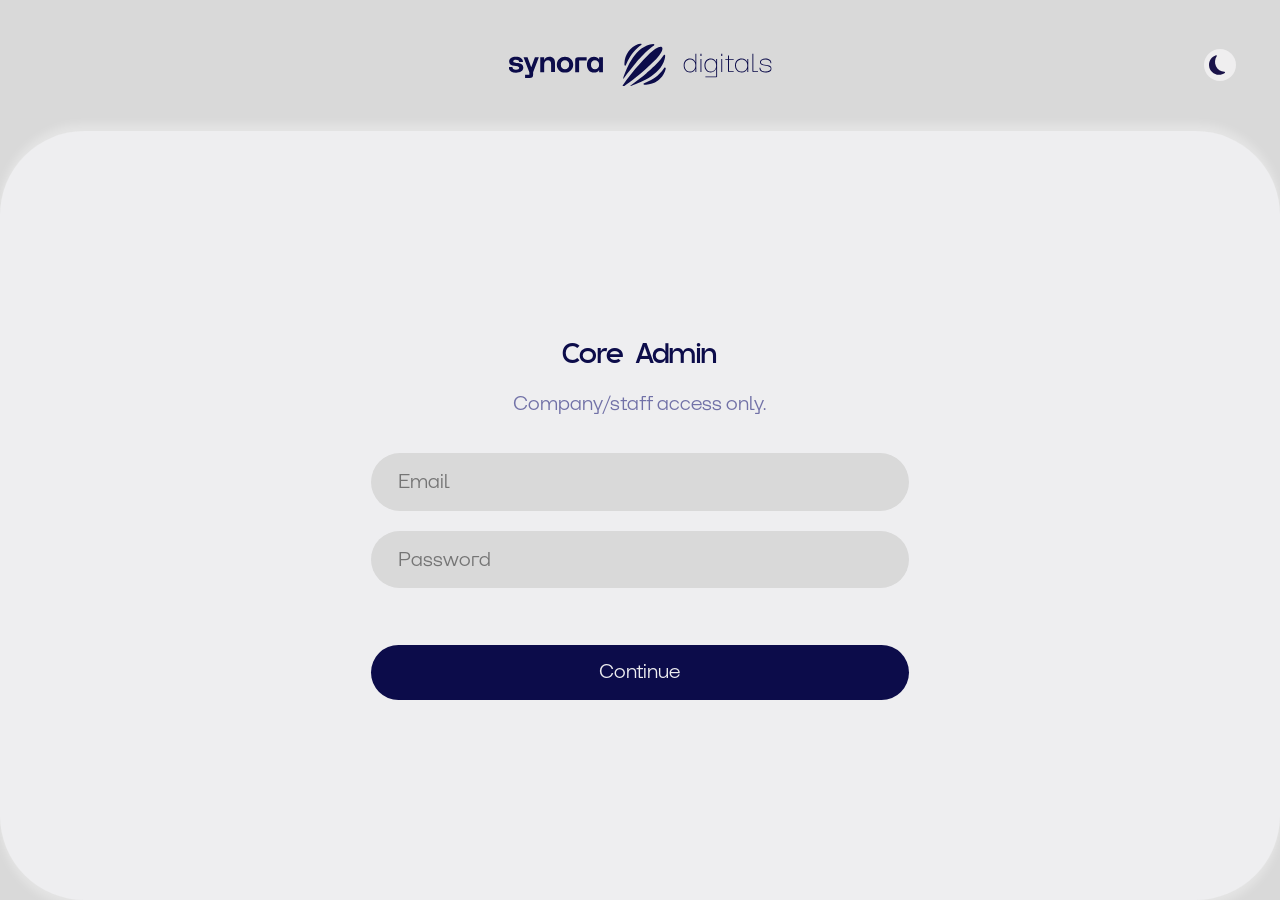
<file: coreadmin.html>
<!DOCTYPE html>
<html lang="en">
<head>
<meta charset="UTF-8">
<meta name="viewport" content="width=device-width, initial-scale=1.0, viewport-fit=cover">
<title>Core Admin - Synora Digitals</title>
<!-- Internal tool, not a marketing page — kept out of search entirely, unlike
     the other 5 pages which all opt in with "index, follow". -->
<meta name="robots" content="noindex, nofollow">
<meta name="theme-color" content="#d9d9d9" media="(prefers-color-scheme: light)">
<meta name="theme-color" content="#1e1e47" media="(prefers-color-scheme: dark)">

<link rel="icon" type="image/png" sizes="192x192" href="assets/img/icon-192.png?v=2">
<link rel="shortcut icon" href="favicon.ico?v=2">
<link rel="preload" href="assets/fonts/Quera.otf"        as="font" type="font/otf" crossorigin="anonymous">
<link rel="preload" href="assets/fonts/Arha Regular.otf" as="font" type="font/otf" crossorigin="anonymous">
<link rel="stylesheet" href="shared.css">
<script>if(localStorage.getItem('theme')==='dark')document.documentElement.setAttribute('data-dark','');</script>

<style>
.page-card { min-height: calc(100vh - var(--nav-h)); min-height: calc(100svh - var(--nav-h)); display: flex; align-items: center; justify-content: center; }

:root {
  --r-field: 999px;
  --fs-form-input: max(16px, calc(1.5 * var(--u)));
}

.ca-wrap {
  width: 100%; max-width: calc(46 * var(--u)); min-width: min(100%, 360px);
  margin: 0 auto;
  padding: max(24px, calc(3 * var(--u))) max(20px, calc(2 * var(--u)));
  text-align: center;
}
.ca-wrap h1 { margin-bottom: max(6px, calc(.6 * var(--u))); }
.ca-sub { color: var(--muted); font-size: var(--fs-form-input); margin: 0 0 max(28px, calc(2.6 * var(--u))); }

.ca-form { display: flex; flex-direction: column; gap: max(16px, calc(1.6 * var(--u))); text-align: left; }
.ca-field {
  -webkit-appearance: none; appearance: none;
  display: block; width: 100%; box-sizing: border-box;
  background: var(--header-bg);
  border: 1.5px solid transparent;
  border-radius: var(--r-field);
  padding: max(14px, calc(1.3 * var(--u))) max(22px, calc(2 * var(--u)));
  font-family: 'Arha', sans-serif;
  font-size: var(--fs-form-input);
  color: var(--primary);
  outline: none;
  transition: border-color .25s;
}
.ca-field:focus { border-color: var(--phrase); }
.ca-field.otp-input { letter-spacing: .5em; text-align: center; }

.ca-submit {
  display: inline-flex; align-items: center; justify-content: center; cursor: pointer;
  border: none; border-radius: var(--r-field);
  padding: max(14px, calc(1.3 * var(--u))) max(22px, calc(2 * var(--u)));
  font-family: 'Arha', sans-serif; font-size: var(--fs-form-input);
  background: var(--primary); color: var(--main-bg);
  transition: opacity .2s, transform .15s;
}
.ca-submit:hover { opacity: .9; }
.ca-submit:disabled { opacity: .5; cursor: default; }

.ca-error { color: #e5484d; font-size: max(13px, calc(1.2 * var(--u))); margin: 0; min-height: 1em; }
.ca-hint { color: var(--muted); font-size: max(13px, calc(1.2 * var(--u))); margin: 0; }
.ca-resend {
  background: none; border: none; cursor: pointer; padding: 0;
  color: var(--muted); text-decoration: underline; font-family: 'Arha', sans-serif;
  font-size: max(13px, calc(1.2 * var(--u)));
}
.ca-resend:disabled { cursor: default; opacity: .6; text-decoration: none; }

.ca-stage { display: none; }
.ca-stage.active { display: flex; flex-direction: column; gap: max(16px, calc(1.6 * var(--u))); }
</style>
</head>
<body>

<!-- ═══ NAV — bare minimum: logo + dark toggle only, no marketing pills ═══ -->
<nav>
  <div class="nav-left"></div>
  <a href="/" class="logo">
    <img class="logo-img" src="assets/img/logo-light.svg" alt="Synora Digitals">
  </a>
  <div class="nav-right">
    <button class="dark-btn" id="darkBtn" onclick="toggleDark()" aria-label="Toggle dark mode"><img class="theme-icon" src="assets/img/moon-icon.svg" alt=""></button>
  </div>
</nav>

<div class="page-card">
  <div class="ca-wrap">
    <h1>Core Admin</h1>
    <p class="ca-sub">Company/staff access only.</p>

    <!-- Stage 1: email + password -->
    <form class="ca-form ca-stage active" id="stageCreds" onsubmit="return handleCreds(event)">
      <input class="ca-field" type="email" id="caEmail" name="email" autocomplete="email" placeholder="Email" required aria-label="Email">
      <input class="ca-field" type="password" id="caPassword" name="password" autocomplete="current-password" placeholder="Password" required aria-label="Password">
      <p class="ca-error" id="credsError"></p>
      <button class="ca-submit" type="submit" id="credsSubmit">Continue</button>
    </form>

    <!-- Stage 2: OTP code -->
    <form class="ca-form ca-stage" id="stageOtp" onsubmit="return handleOtp(event)">
      <p class="ca-hint" id="otpHint"></p>
      <input class="ca-field otp-input" type="text" id="caOtp" name="otp" inputmode="numeric" pattern="[0-9]{6}" maxlength="6" autocomplete="one-time-code" placeholder="123456" required aria-label="Verification code">
      <p class="ca-error" id="otpError"></p>
      <button class="ca-submit" type="submit" id="otpSubmit">Verify &amp; sign in</button>
      <button class="ca-resend" type="button" id="resendBtn" onclick="backToCreds()">Enter details again to resend</button>
    </form>
  </div>
</div>

<script src="assets/js/shared.js"></script>
<script>
// API_BASE mirrors consult.html's convention (relative /api/* in production,
// same-origin via Vercel's rewrite) — see backend/README.md for local dev,
// where the static page and the FastAPI dev server run on different ports
// and you'd point this at http://127.0.0.1:8000 instead.
var API_BASE = '';

var currentEmail = '';
var cooldownTimer = null;

function showStage(id) {
  document.querySelectorAll('.ca-stage').forEach(function (el) { el.classList.remove('active'); });
  document.getElementById(id).classList.add('active');
}

function backToCreds() {
  clearInterval(cooldownTimer);
  document.getElementById('otpError').textContent = '';
  document.getElementById('caPassword').value = '';
  showStage('stageCreds');
}

function startCooldown(seconds) {
  var btn = document.getElementById('resendBtn');
  btn.disabled = true;
  function tick() {
    if (seconds <= 0) {
      clearInterval(cooldownTimer);
      btn.disabled = false;
      btn.textContent = 'Enter details again to resend';
      return;
    }
    btn.textContent = 'Resend available in ' + seconds + 's';
    seconds--;
  }
  clearInterval(cooldownTimer);
  tick();
  cooldownTimer = setInterval(tick, 1000);
}

async function handleCreds(e) {
  e.preventDefault();
  var email = document.getElementById('caEmail').value.trim().toLowerCase();
  var password = document.getElementById('caPassword').value;
  var errorEl = document.getElementById('credsError');
  var submitBtn = document.getElementById('credsSubmit');
  errorEl.textContent = '';
  submitBtn.disabled = true;

  try {
    await fetch(API_BASE + '/api/coreadmin/login', {
      method: 'POST',
      headers: { 'Content-Type': 'application/json' },
      credentials: 'include',
      body: JSON.stringify({ email: email, password: password }),
    });
    // Response is intentionally identical whether or not this was actually
    // valid (see routes.py) — always advance to the OTP stage.
  } catch (err) {
    errorEl.textContent = 'Network error — check your connection and try again.';
    submitBtn.disabled = false;
    return false;
  }

  currentEmail = email;
  document.getElementById('otpHint').textContent = 'If that account exists, a 6-digit code was sent to ' + email + '. It expires in 10 minutes.';
  document.getElementById('caOtp').value = '';
  document.getElementById('otpError').textContent = '';
  showStage('stageOtp');
  startCooldown(60);
  submitBtn.disabled = false;
  document.getElementById('caOtp').focus();
  return false;
}

async function handleOtp(e) {
  e.preventDefault();
  var otp = document.getElementById('caOtp').value.trim();
  var errorEl = document.getElementById('otpError');
  var submitBtn = document.getElementById('otpSubmit');
  errorEl.textContent = '';
  submitBtn.disabled = true;

  try {
    var res = await fetch(API_BASE + '/api/coreadmin/verify-otp', {
      method: 'POST',
      headers: { 'Content-Type': 'application/json' },
      credentials: 'include',
      body: JSON.stringify({ email: currentEmail, otp: otp }),
    });
    if (!res.ok) {
      errorEl.textContent = 'Invalid or expired code. Check your email and try again.';
      submitBtn.disabled = false;
      return false;
    }
  } catch (err) {
    errorEl.textContent = 'Network error — check your connection and try again.';
    submitBtn.disabled = false;
    return false;
  }

  // Session cookie is set — the dashboard itself is a separate page (not built
  // yet) that calls GET /api/coreadmin/me to confirm the session before
  // rendering anything. For now, land back on the homepage.
  window.location.href = '/';
  return false;
}
</script>
</body>
</html>
</file>
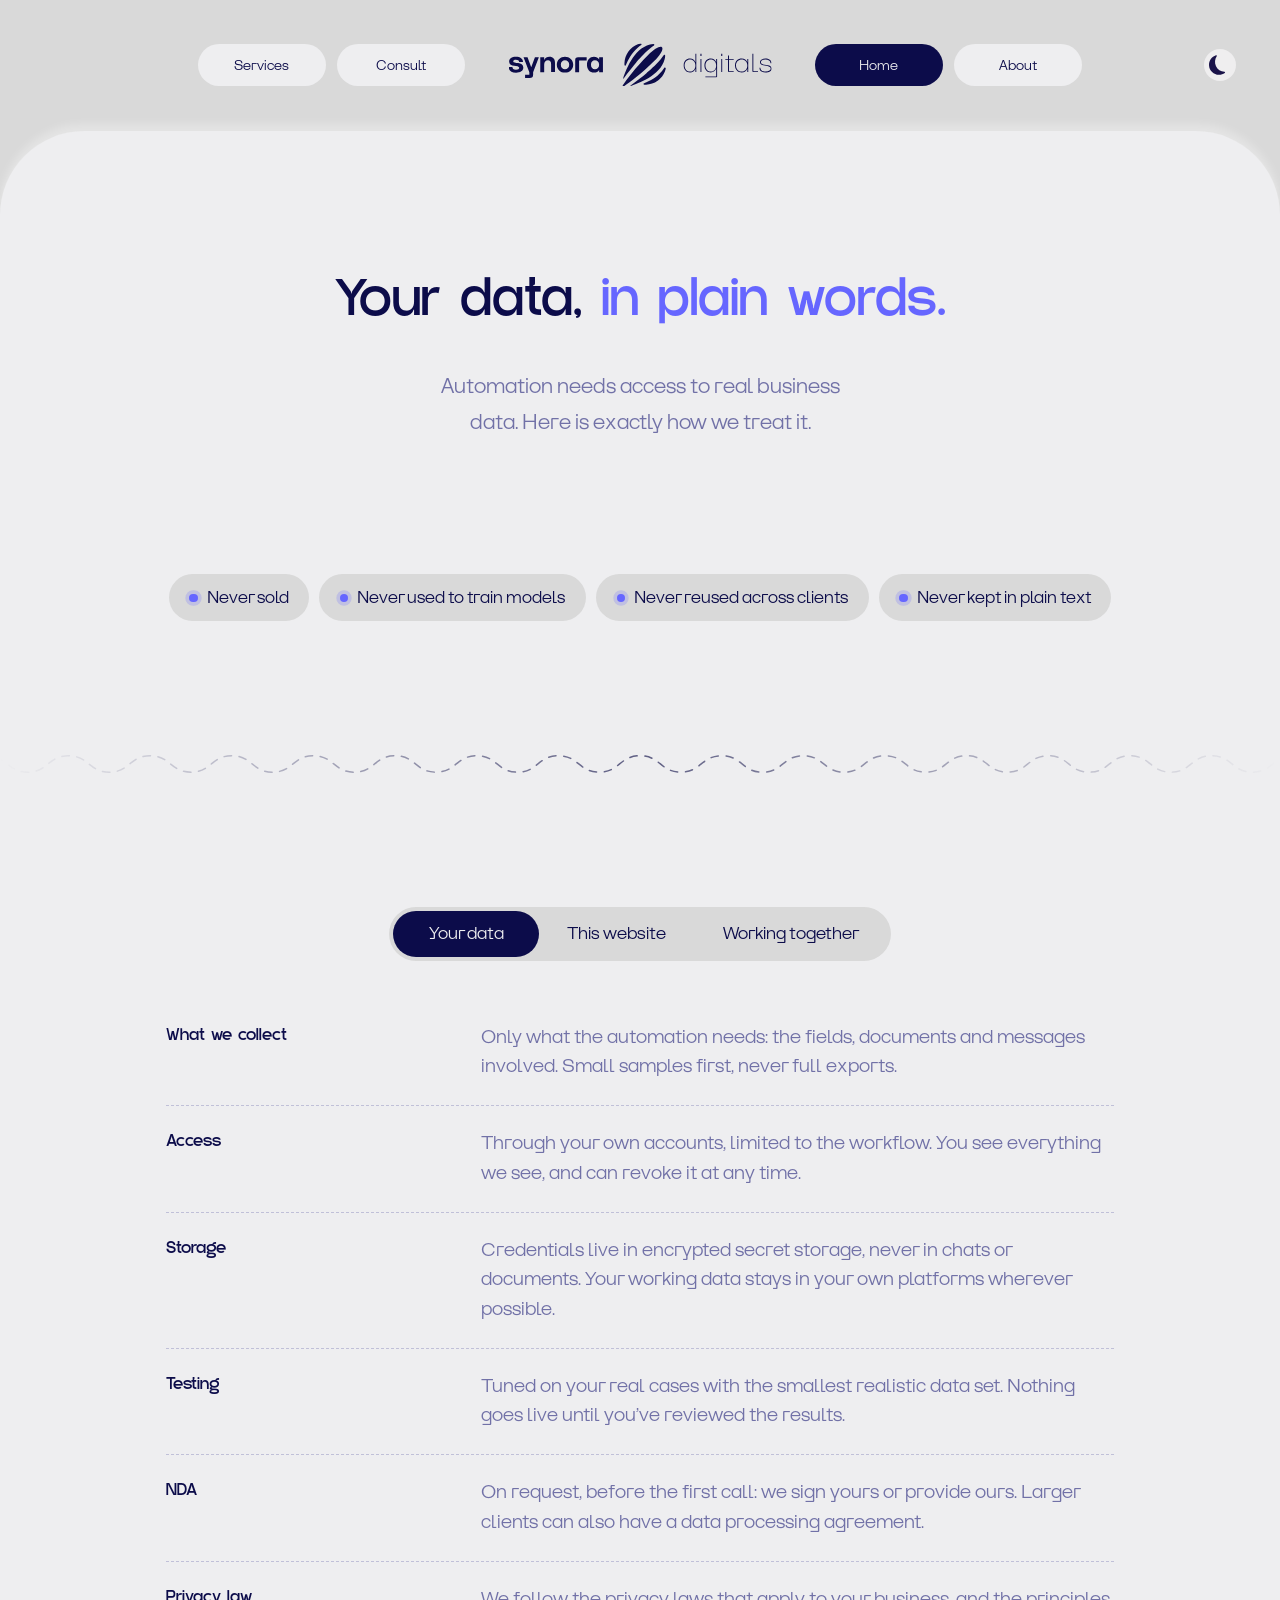
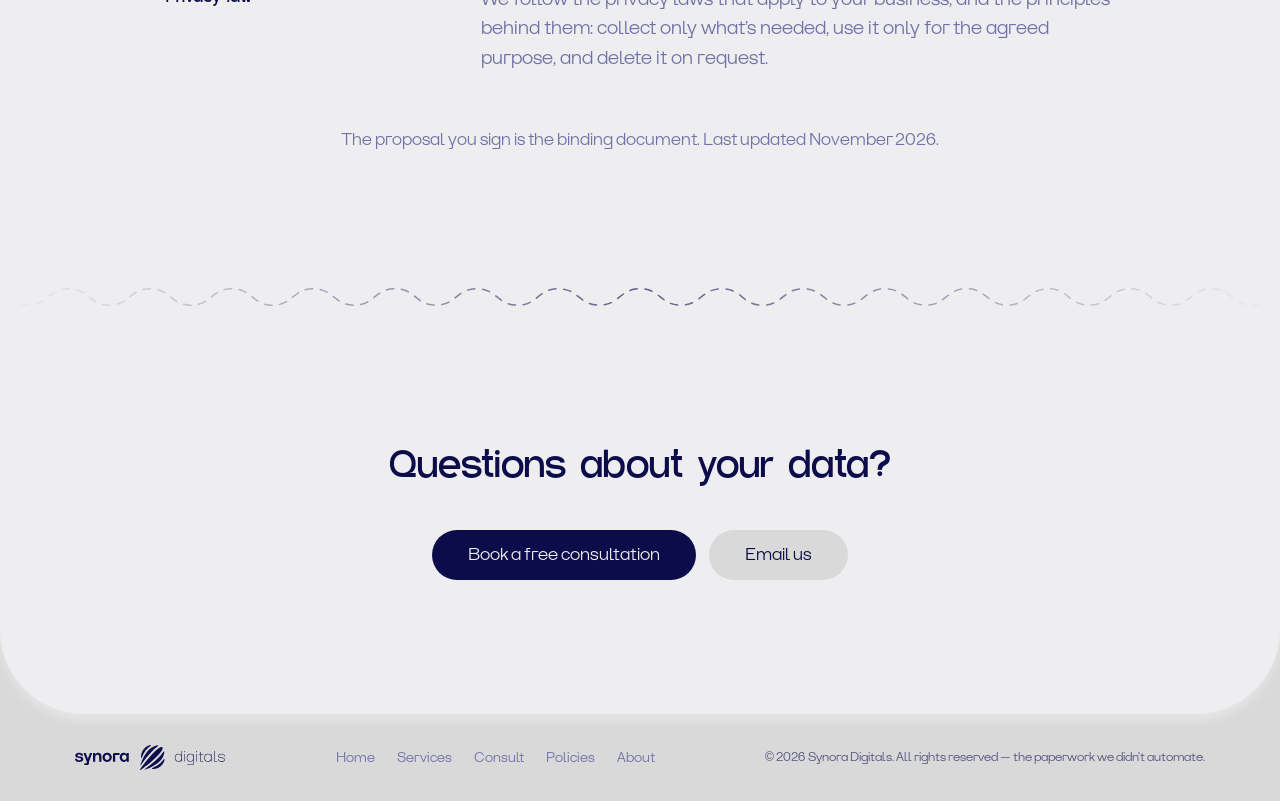
<file: policies.html>
<!DOCTYPE html>
<html lang="en">
<head>
<meta charset="UTF-8">
<meta name="viewport" content="width=device-width, initial-scale=1.0, viewport-fit=cover">
<title>Policies - Synora Digitals</title>
<meta name="description" content="How Synora Digitals handles your data: collection, storage, security, and NDAs — plus our privacy policy and service terms, in plain language.">
<meta name="robots" content="index, follow">
<!-- placeholder domain — replace every synoradigitals.com URL once real hosting/domain is finalized -->
<link rel="canonical" href="https://synoradigitals.com/policies">
<meta name="theme-color" content="#d9d9d9" media="(prefers-color-scheme: light)">
<meta name="theme-color" content="#1e1e47" media="(prefers-color-scheme: dark)">

<meta property="og:type" content="website">
<meta property="og:site_name" content="Synora Digitals">
<meta property="og:title" content="Policies - Synora Digitals">
<meta property="og:description" content="How Synora Digitals handles your data: collection, storage, security, and NDAs — plus our privacy policy and service terms, in plain language.">
<meta property="og:url" content="https://synoradigitals.com/policies">
<meta property="og:image" content="https://synoradigitals.com/assets/img/og-image.png">
<meta property="og:image:type" content="image/png">
<meta property="og:image:width" content="1200">
<meta property="og:image:height" content="630">
<meta property="og:image:alt" content="Synora Digitals logo">
<meta property="og:locale" content="en_US">
<meta name="twitter:card" content="summary_large_image">
<meta name="twitter:title" content="Policies - Synora Digitals">
<meta name="twitter:description" content="How Synora Digitals handles your data: collection, storage, security, and NDAs — plus our privacy policy and service terms, in plain language.">
<meta name="twitter:image" content="https://synoradigitals.com/assets/img/og-image.png">
<meta name="twitter:image:alt" content="Synora Digitals logo">

<!-- Primary icon for Google SERP -->
<link rel="icon" type="image/png" sizes="192x192" href="assets/img/icon-192.png?v=2">
<!-- Standard root fallback -->
<link rel="shortcut icon" href="favicon.ico?v=2">
<link rel="apple-touch-icon" sizes="180x180" href="assets/img/apple-touch-icon.png?v=2">
<link rel="manifest" href="site.webmanifest">
<link rel="preload" href="assets/fonts/Quera.otf"        as="font" type="font/otf" crossorigin="anonymous">
<link rel="preload" href="assets/fonts/Arha Regular.otf" as="font" type="font/otf" crossorigin="anonymous">
<link rel="stylesheet" href="shared.css">
<link rel="stylesheet" href="assets/css/pages.css">
<script>if(localStorage.getItem('theme')==='dark')document.documentElement.setAttribute('data-dark','');</script>
<script type="application/ld+json">
{
  "@context": "https://schema.org",
  "@type": "Organization",
  "name": "Synora Digitals",
  "url": "https://synoradigitals.com/",
  "logo": "https://synoradigitals.com/assets/img/logo-light.png",
  "description": "AI automation studio building custom workflow automation for businesses.",
  "foundingDate": "2026"
}
</script>

<style>
.page-card { min-height: calc(100vh - var(--nav-h)); min-height: calc(100svh - var(--nav-h)); }
</style>
</head>
<body>

<!-- ═══ NAV — Policies page: Policies pill → Home ═══ -->
<nav>
  <div class="nav-left">
    <a href="/services"   class="nav-pill">Services</a>
    <a href="/consult"    class="nav-pill">Consult</a>
  </div>

  <button class="ham-btn" onclick="openMenu()" aria-label="Menu">
    <img class="ham-icon" src="assets/img/menu-icon-light.svg" alt="">
  </button>

  <a href="/" class="logo">
    <img class="logo-img" src="assets/img/logo-light.svg" alt="Synora Digitals">
  </a>

  <div class="nav-right">
    <a href="/" class="nav-pill nav-pill-home">Home</a>
    <a href="/about"    class="nav-pill">About</a>
    <button class="dark-btn" id="darkBtn" onclick="toggleDark()" aria-label="Toggle dark mode"><img class="theme-icon" src="assets/img/moon-icon.svg" alt=""></button>
  </div>
</nav>

<!-- ═══ MOBILE MENU ═══ -->
<div class="mmask" id="mmask" onclick="maskClick(event)">
  <div class="mmcard">
    <button class="mmclose" onclick="closeMenu()" aria-label="Close menu"><img class="cross-icon" src="assets/img/menu-cross-light.svg" alt=""></button>
    <nav class="mmlinks">
      <a href="/services"   onclick="closeMenu()">Services</a>
      <a href="/consult"    onclick="closeMenu()">Consult</a>
      <a href="/"      onclick="closeMenu()" class="mmlink-home">Home</a>
      <a href="/about"      onclick="closeMenu()">About</a>
    </nav>
  </div>
</div>

<svg xmlns="http://www.w3.org/2000/svg" width="0" height="0" style="position:absolute;overflow:hidden" aria-hidden="true">
<defs>
<!-- Click shine: a light beam rect, clipped to the accent (arm) shape, moved
     by a CSS transform - reliable on iOS where SMIL gradient animation is not -->
<clipPath id="gitClip"><path d="M13.9,37.34h5.18c-1.57-3.25-3.44-5.59-5.58-6.98c-0.35-0.22-0.76-0.36-1.19-0.38 c-3.25-0.2-6.31,0.29-8.43,0.79c1.39,0.52,3.03,1.52,4.45,3.45c1.01-0.31,2.19-0.51,3.24-0.25l3.12-0.2 c0.23-0.01,0.42,0.16,0.43,0.38c0.01,0.22-0.15,0.42-0.38,0.43l-1.8,0.11c0.47,0.41,1.16,1.19,1.07,2.2 C13.98,37.06,13.94,37.2,13.9,37.34z M8.05,31.78c-0.01,0-0.01,0-0.02,0c-0.21,0-0.39-0.17-0.41-0.38 C7.61,31.17,7.78,30.98,8,30.97l3.86-0.24c0.23-0.01,0.42,0.15,0.43,0.38c0.01,0.22-0.16,0.42-0.38,0.43L8.05,31.78z M13.53,33.06 L9.67,33.3H9.65c-0.21,0-0.39-0.16-0.41-0.38c-0.01-0.22,0.15-0.42,0.38-0.43l3.86-0.24c0.23-0.01,0.42,0.15,0.43,0.38 C13.92,32.85,13.75,33.04,13.53,33.06z"/></clipPath>
<linearGradient id="gitBeamGrad" x1="0" y1="0" x2="1" y2="0">
<stop offset="0" stop-color="#d9d9ff" stop-opacity="0"/>
<stop offset=".5" stop-color="#d9d9ff"/>
<stop offset="1" stop-color="#d9d9ff" stop-opacity="0"/>
</linearGradient>
<clipPath id="clip-communication"><path d="M42.62,15.27l-0.98,0.53c-0.79,0.43-1.54,0.93-2.25,1.49c-1.54,1.17-2.85,2.65-3.87,4.33 c-0.17,0.25-0.31,0.51-0.46,0.78l-0.53,0.98L34,22.4c-0.08-0.15-0.17-0.3-0.26-0.45c-0.58-1.03-1.29-1.97-2.1-2.83 C30.44,17.8,29,16.68,27.4,15.8l-0.99-0.53l0.99-0.53c1.19-0.65,2.27-1.42,3.24-2.32c0.84-0.74,1.59-1.59,2.23-2.5 c0.41-0.56,0.79-1.16,1.12-1.77l0.53-0.99l0.53,0.99c1.51,2.8,3.79,5.06,6.59,6.59L42.62,15.27z"/></clipPath>
<clipPath id="clip-sales"><path d="M26.85,17.59l-1.15,0.62c-3.34,1.82-6.04,4.53-7.88,7.9l-0.61,1.12l-0.61-1.12 c-1.83-3.37-4.53-6.07-7.9-7.9l-1.12-0.62l1.12-0.61c3.37-1.82,6.08-4.52,7.9-7.88l0.61-1.13l0.61,1.13 c1.82,3.36,4.53,6.07,7.88,7.88L26.85,17.59z"/></clipPath>
<clipPath id="clip-administrative"><path d="M34.3,13.97l-1.08,0.58c-2.85,1.54-5.18,3.87-6.73,6.73l-0.58,1.08l-0.58-1.06 c-1.56-2.86-3.89-5.2-6.75-6.75l-1.08-0.58l1.08-0.6c2.88-1.56,5.21-3.87,6.75-6.72l0.58-1.08l0.58,1.08 c1.56,2.86,3.87,5.18,6.73,6.73L34.3,13.97z"/></clipPath>
<clipPath id="clip-operations"><path d="M34.34,14.23l-1.09,0.58c-2.85,1.56-5.18,3.89-6.73,6.77l-0.6,1.08l-0.6-1.08 c-1.54-2.88-3.89-5.21-6.75-6.77l-1.09-0.58l1.09-0.6c2.88-1.56,5.21-3.89,6.75-6.73l0.6-1.09l0.6,1.09 c1.54,2.86,3.87,5.18,6.73,6.73L34.34,14.23z"/></clipPath>
<clipPath id="clip-marketing"><path d="M44.65,16.57l-0.94,0.51c-2.76,1.49-5.01,3.74-6.52,6.54l-0.51,0.94l-0.51-0.94 c-1.51-2.78-3.76-5.03-6.54-6.54l-0.94-0.51l0.94-0.51c2.78-1.51,5.05-3.77,6.54-6.52l0.51-0.94l0.51,0.94 c1.49,2.76,3.76,5.01,6.52,6.52L44.65,16.57z"/></clipPath>
<clipPath id="clip-ai"><path d="M35.1,32.05l-1.8,0.96c-3.34,1.82-6.06,4.53-7.88,7.88l-0.96,1.8l-0.98-1.8c-1.8-3.33-4.53-6.06-7.91-7.88 l-1.79-0.96l1.79-0.98c3.36-1.82,6.09-4.55,7.91-7.91l0.98-1.79l0.96,1.79c1.84,3.38,4.55,6.11,7.89,7.91L35.1,32.05z"/></clipPath>
</defs>
<symbol id="i-communication" viewBox="0 0 51.83 49.24"><g> <path fill="currentColor" d="M50.48,42.75l-1.47-4.48c0.89-1.87,1.36-3.94,1.36-6.04c0-5.71-3.44-10.62-8.36-12.76 c0.38-0.28,0.79-0.53,1.21-0.76l2.63-1.42c0.73-0.38,1.19-1.14,1.21-1.97c0.02-0.84-0.43-1.62-1.21-2.07l-2.63-1.42 c-2.23-1.21-4.04-3.03-5.24-5.24L36.53,3.9c-0.43-0.73-1.24-1.17-2.05-1.16c-0.84,0.02-1.59,0.48-1.97,1.19l-1.42,2.65 c-0.33,0.61-0.71,1.17-1.12,1.72c-2.55-1.19-5.36-1.85-8.36-1.85c-11.04,0-20.02,8.98-20.02,20.02c0,3.11,0.73,6.19,2.1,8.95 l-2.32,7.03c-0.28,0.81-0.08,1.72,0.51,2.35c0.56,0.6,1.39,0.84,2.17,0.66l8.09-1.36c2.86,1.56,6.12,2.38,9.46,2.38 c3.01,0,5.86-0.66,8.42-1.87c1.92,0.99,4.09,1.56,6.39,1.56c2.27,0,4.47-0.55,6.42-1.57l5.23,0.88c0.7,0.15,1.44-0.07,1.95-0.6 C50.54,44.31,50.73,43.5,50.48,42.75z M30.64,12.42c0.84-0.74,1.59-1.59,2.23-2.5c0.41-0.56,0.79-1.16,1.12-1.77l0.53-0.99 l0.53,0.99c1.51,2.8,3.79,5.06,6.59,6.59l0.98,0.53l-0.98,0.53c-0.79,0.43-1.54,0.93-2.25,1.49c-1.54,1.17-2.85,2.65-3.87,4.33 c-0.17,0.25-0.31,0.51-0.46,0.78l-0.53,0.98L34,22.4c-0.08-0.15-0.17-0.3-0.26-0.45c-0.58-1.03-1.29-1.97-2.1-2.83 C30.44,17.8,29,16.68,27.4,15.8l-0.99-0.53l0.99-0.53C28.59,14.1,29.66,13.32,30.64,12.42z M21.61,43.18 c-2.96,0-5.84-0.78-8.31-2.23c-0.26-0.15-0.55-0.23-0.84-0.23c-0.1,0-0.18,0.02-0.28,0.03l-7.16,1.21l2.04-6.16 c0.15-0.43,0.1-0.91-0.12-1.31c-1.32-2.45-2.04-5.23-2.04-8.02c0-9.22,7.5-16.71,16.71-16.71c2.04,0,3.99,0.36,5.79,1.06 c-0.5,0.36-1.03,0.71-1.59,1.01l-2.65,1.44c-0.73,0.43-1.17,1.21-1.16,2.05c0.02,0.84,0.48,1.59,1.19,1.97l2.63,1.42 c1.01,0.55,1.94,1.21,2.75,2c-3.69,2.5-6.11,6.73-6.11,11.52c0,3.99,1.67,7.58,4.35,10.13C25.18,42.89,23.43,43.18,21.61,43.18z M45.65,38.65l1.08,3.26l-3.9-0.66c-0.38-0.07-0.78,0.02-1.12,0.22c-1.56,0.93-3.39,1.41-5.28,1.41c-0.98,0-1.92-0.13-2.81-0.4 c-1.26-0.33-2.42-0.89-3.44-1.65c-2.66-1.92-4.38-5.05-4.38-8.59c0-3.76,1.95-7.05,4.9-8.95c0.15,0.23,0.28,0.46,0.41,0.69 l1.41,2.61c0.4,0.73,1.14,1.19,1.99,1.21c0.02,0,0.02,0,0.03,0c0.83,0,1.6-0.45,2.04-1.19l1.42-2.63c0.38-0.69,0.81-1.36,1.32-1.97 c0.7,0.18,1.36,0.45,1.99,0.78c3.42,1.77,5.77,5.34,5.77,9.45c0,1.79-0.45,3.56-1.29,5.11C45.55,37.74,45.5,38.22,45.65,38.65z"/> <path fill="var(--phrase)" d="M42.62,15.27l-0.98,0.53c-0.79,0.43-1.54,0.93-2.25,1.49c-1.54,1.17-2.85,2.65-3.87,4.33 c-0.17,0.25-0.31,0.51-0.46,0.78l-0.53,0.98L34,22.4c-0.08-0.15-0.17-0.3-0.26-0.45c-0.58-1.03-1.29-1.97-2.1-2.83 C30.44,17.8,29,16.68,27.4,15.8l-0.99-0.53l0.99-0.53c1.19-0.65,2.27-1.42,3.24-2.32c0.84-0.74,1.59-1.59,2.23-2.5 c0.41-0.56,0.79-1.16,1.12-1.77l0.53-0.99l0.53,0.99c1.51,2.8,3.79,5.06,6.59,6.59L42.62,15.27z"/> </g></symbol>
<symbol id="i-sales" viewBox="0 0 51.83 49.24"><g> <path fill="currentColor" d="M30.75,15.16l-3.14-1.69c-2.64-1.44-4.83-3.61-6.26-6.26L19.64,4c-0.51-0.86-1.5-1.39-2.47-1.39 c-1,0.03-1.92,0.59-2.39,1.46L13.1,7.21c-1.4,2.63-3.6,4.81-6.27,6.26l-3.16,1.71c-0.89,0.51-1.4,1.46-1.4,2.47 c0.01,1,0.57,1.92,1.43,2.39l3.13,1.69c2.64,1.42,4.83,3.63,6.27,6.27l1.69,3.09c0.47,0.9,1.39,1.46,2.39,1.46h0.05 c0.97,0,1.9-0.51,2.44-1.43L21.35,28c1.43-2.68,3.63-4.87,6.26-6.27l3.14-1.69c0.86-0.49,1.43-1.39,1.43-2.39 C32.19,16.64,31.68,15.7,30.75,15.16z M25.71,18.21c-3.34,1.82-6.04,4.53-7.88,7.9l-0.61,1.12l-0.61-1.12 c-1.83-3.37-4.53-6.07-7.9-7.9l-1.12-0.62l1.12-0.61c3.37-1.82,6.08-4.52,7.9-7.88l0.61-1.13l0.61,1.13 c1.82,3.36,4.53,6.07,7.88,7.88l1.15,0.61L25.71,18.21z M48.61,7.81c-0.58-0.26-1.28-0.16-1.77,0.26c-2.6,2.2-5.39,4.28-8.31,6.16 c-0.49,0.3-0.77,0.84-0.77,1.39v29.36c0,0.9,0.74,1.65,1.66,1.65h8.48c0.92,0,1.66-0.74,1.66-1.65V9.32 C49.56,8.67,49.19,8.09,48.61,7.81z M46.26,43.32h-5.18V16.51c1.77-1.17,3.51-2.43,5.18-3.72V43.32z M32.64,23.53l-1.67,0.9v18.88 H25.8V28.43c-0.34,0.46-0.66,0.96-0.94,1.47l-0.7,1.29l-1,1.82l-0.03,0.07l-0.05,0.05c-0.19,0.3-0.36,0.61-0.58,0.86v10.98 c0,0.9,0.73,1.65,1.66,1.65h8.47c0.92,0,1.65-0.74,1.65-1.65V22.25C33.81,22.75,33.27,23.18,32.64,23.53z M17.34,36.53 c-0.04,0.01-0.08,0.01-0.12,0.01h-0.13c-0.49-0.01-0.94-0.08-1.39-0.2v6.97h-5.18V31.6l-0.94-1.7c-0.2-0.38-0.42-0.74-0.66-1.09 c-0.32-0.46-0.66-0.9-1.05-1.31c-0.39,0.3-0.66,0.8-0.66,1.32v16.16c0,0.9,0.76,1.65,1.66,1.65h8.48c0.92,0,1.66-0.74,1.66-1.65 v-8.66C18.48,36.45,17.92,36.53,17.34,36.53z"/> <path fill="var(--phrase)" d="M26.85,17.59l-1.15,0.62c-3.34,1.82-6.04,4.53-7.88,7.9l-0.61,1.12l-0.61-1.12 c-1.83-3.37-4.53-6.07-7.9-7.9l-1.12-0.62l1.12-0.61c3.37-1.82,6.08-4.52,7.9-7.88l0.61-1.13l0.61,1.13 c1.82,3.36,4.53,6.07,7.88,7.88L26.85,17.59z"/> </g></symbol>
<symbol id="i-administrative" viewBox="0 0 51.83 49.24"><g> <path fill="var(--phrase)" d="M34.3,13.97l-1.08,0.58c-2.85,1.54-5.18,3.87-6.73,6.73l-0.58,1.08l-0.58-1.06 c-1.56-2.86-3.89-5.2-6.75-6.75l-1.08-0.58l1.08-0.6c2.88-1.56,5.21-3.87,6.75-6.72l0.58-1.08l0.58,1.08 c1.56,2.86,3.87,5.18,6.73,6.73L34.3,13.97z"/> <path fill="currentColor" d="M37.5,11.94l-2.7-1.46c-2.28-1.24-4.15-3.11-5.39-5.39l-1.47-2.75c-0.43-0.73-1.19-1.16-2.02-1.16h-0.05 c-0.84,0.02-1.6,0.48-1.99,1.19l-1.46,2.71c-1.22,2.27-3.11,4.14-5.41,5.39l-2.73,1.47c-0.73,0.43-1.17,1.22-1.16,2.07 c0.02,0.84,0.48,1.6,1.21,1.97l2.68,1.47c2.3,1.24,4.17,3.11,5.41,5.41l1.46,2.66c0.38,0.74,1.14,1.21,1.99,1.22h0.05 c0.83,0,1.59-0.45,2.04-1.21l1.46-2.68c1.26-2.32,3.11-4.19,5.39-5.41l2.7-1.46c0.73-0.4,1.19-1.14,1.21-1.99 C38.72,13.18,38.28,12.38,37.5,11.94z M33.23,14.55c-2.85,1.54-5.18,3.87-6.73,6.73l-0.58,1.08l-0.58-1.06 c-1.56-2.86-3.89-5.2-6.75-6.75l-1.08-0.58l1.08-0.6c2.88-1.56,5.21-3.87,6.75-6.72l0.58-1.08l0.58,1.08 c1.56,2.86,3.87,5.18,6.73,6.73l1.08,0.58L33.23,14.55z M37.1,27.97l-1.7-0.66c-1.37-0.55-2.95-0.41-4.22,0.36 c-0.08,0.05-0.15,0.1-0.21,0.17l-1.59,1.37c-1.97,1.72-4.95,1.72-6.92,0l-1.59-1.37c-0.07-0.07-0.13-0.12-0.21-0.17 c-1.27-0.78-2.85-0.91-4.22-0.36l-1.7,0.66c-5.77,2.25-9.5,7.71-9.5,13.92c0,3.41,2.76,6.17,6.17,6.17h29.02 c3.41,0,6.17-2.76,6.17-6.17C46.6,35.68,42.87,30.22,37.1,27.97z M40.43,44.75H11.4c-1.57,0-2.86-1.29-2.86-2.86 c0-4.83,2.9-9.08,7.4-10.84l1.7-0.66c0.17-0.07,0.35-0.1,0.53-0.1c0.23,0,0.45,0.05,0.66,0.15l1.46,1.27c3.21,2.8,8.04,2.8,11.25,0 L33,30.43c0.38-0.18,0.81-0.2,1.19-0.05l1.7,0.66c4.5,1.75,7.4,6.01,7.4,10.84C43.29,43.46,42,44.75,40.43,44.75z M27.98,39.01 c0,1.14-0.93,2.07-2.07,2.07s-2.07-0.93-2.07-2.07c0-1.14,0.93-2.07,2.07-2.07S27.98,37.86,27.98,39.01z"/> </g></symbol>
<symbol id="i-operations" viewBox="0 0 51.83 49.24"><g> <path fill="var(--phrase)" d="M34.34,14.23l-1.09,0.58c-2.85,1.56-5.18,3.89-6.73,6.77l-0.6,1.08l-0.6-1.08 c-1.54-2.88-3.89-5.21-6.75-6.77l-1.09-0.58l1.09-0.6c2.88-1.56,5.21-3.89,6.75-6.73l0.6-1.09l0.6,1.09 c1.54,2.86,3.87,5.18,6.73,6.73L34.34,14.23z"/> <path fill="currentColor" d="M44.12,24.57v11.66c0,0.91-0.74,1.65-1.65,1.65c-0.91,0-1.65-0.74-1.65-1.65V24.57 c0-0.68-0.56-1.24-1.26-1.24H37.5c-0.91,0-1.65-0.74-1.65-1.65c0-0.93,0.74-1.65,1.65-1.65h2.05 C42.06,20.02,44.12,22.06,44.12,24.57z M14.33,20.02h-2.05c-2.51,0-4.57,2.04-4.57,4.55v11.66c0,0.91,0.74,1.65,1.65,1.65 s1.65-0.74,1.65-1.65V24.57c0-0.68,0.56-1.24,1.26-1.24h2.05c0.91,0,1.65-0.74,1.65-1.65C15.99,20.75,15.24,20.02,14.33,20.02z M38.74,14.28c-0.02,0.84-0.48,1.59-1.21,1.99l-2.71,1.46c-2.28,1.24-4.15,3.11-5.39,5.43l-1.47,2.7 c-0.45,0.76-1.21,1.21-2.05,1.21h-0.05c-0.83-0.02-1.59-0.5-1.97-1.22l-1.46-2.68c-1.26-2.3-3.13-4.17-5.43-5.43l-2.7-1.47 c-0.73-0.36-1.19-1.13-1.21-1.97c-0.02-0.84,0.43-1.64,1.16-2.07l2.73-1.49c2.32-1.26,4.2-3.11,5.43-5.39l1.47-2.71 c0.38-0.73,1.14-1.19,1.97-1.21c0.86-0.05,1.65,0.41,2.07,1.16l1.51,2.76c1.22,2.28,3.09,4.15,5.39,5.39l2.71,1.47 C38.31,12.64,38.75,13.44,38.74,14.28z M34.34,14.23l-1.09-0.6c-2.86-1.56-5.2-3.87-6.73-6.73l-0.6-1.09l-0.6,1.09 c-1.54,2.85-3.87,5.18-6.75,6.73l-1.09,0.6l1.09,0.58c2.86,1.56,5.21,3.89,6.75,6.77l0.6,1.08l0.6-1.08 c1.56-2.88,3.89-5.21,6.73-6.77L34.34,14.23z M25.92,29.95c-0.91,0-1.65,0.73-1.65,1.65v4.63c0,0.91,0.74,1.65,1.65,1.65 c0.91,0,1.65-0.74,1.65-1.65V31.6C27.57,30.68,26.83,29.95,25.92,29.95z M31.01,40.14c-0.65-0.65-1.69-0.65-2.33,0l-3.59,3.59 l-1.31-1.31c-0.65-0.65-1.7-0.65-2.35,0c-0.65,0.65-0.65,1.69,0,2.33l2.48,2.48c0.33,0.33,0.74,0.5,1.17,0.5s0.84-0.17,1.17-0.5 l4.75-4.75C31.66,41.84,31.66,40.8,31.01,40.14z M14.88,40.14c-0.65-0.65-1.69-0.65-2.33,0l-3.59,3.59l-1.31-1.31 c-0.65-0.65-1.7-0.65-2.35,0c-0.65,0.65-0.65,1.69,0,2.33l2.48,2.48c0.33,0.33,0.74,0.5,1.17,0.5s0.84-0.17,1.17-0.5l4.75-4.75 C15.52,41.84,15.52,40.8,14.88,40.14z M45.22,43.7l1.31-1.31c0.65-0.65,0.65-1.7,0-2.35c-0.65-0.65-1.7-0.65-2.35,0l-1.31,1.31 l-1.31-1.31c-0.65-0.65-1.7-0.65-2.35,0c-0.65,0.65-0.65,1.7,0,2.35l1.31,1.31L39.22,45c-0.65,0.65-0.65,1.7,0,2.35 c0.33,0.31,0.74,0.48,1.17,0.48s0.84-0.17,1.17-0.48l1.31-1.31l1.31,1.31c0.33,0.31,0.74,0.48,1.17,0.48s0.84-0.17,1.17-0.48 c0.65-0.65,0.65-1.7,0-2.35L45.22,43.7z"/> </g></symbol>
<symbol id="i-marketing" viewBox="0 0 51.83 49.24"><g> <path fill="var(--phrase)" d="M44.65,16.57l-0.94,0.51c-2.76,1.49-5.01,3.74-6.52,6.54l-0.51,0.94l-0.51-0.94 c-1.51-2.78-3.76-5.03-6.54-6.54l-0.94-0.51l0.94-0.51c2.78-1.51,5.05-3.77,6.54-6.52l0.51-0.94l0.51,0.94 c1.49,2.76,3.76,5.01,6.52,6.52L44.65,16.57z"/> <path fill="currentColor" d="M6.61,14.1h-2.2c-0.91,0-1.65,0.74-1.65,1.65c0,0.91,0.74,1.65,1.65,1.65h2.2c0.93,0,1.65-0.74,1.65-1.65 C8.26,14.85,7.53,14.1,6.61,14.1z M9.27,20.62C8.96,19.76,8,19.33,7.15,19.64l-3.31,1.21c-0.86,0.31-1.31,1.26-0.99,2.12 c0.25,0.68,0.88,1.09,1.56,1.09c0.18,0,0.38-0.03,0.56-0.1l3.31-1.21C9.14,22.44,9.58,21.48,9.27,20.62z M8.28,8.77L4.97,7.57 C4.13,7.25,3.17,7.7,2.85,8.54c-0.31,0.86,0.13,1.82,0.99,2.13l3.31,1.21c0.18,0.07,0.38,0.1,0.56,0.1c0.68,0,1.31-0.41,1.56-1.09 C9.58,10.03,9.14,9.09,8.28,8.77z M47.89,14.55l-2.61-1.41c-2.2-1.19-3.99-2.98-5.18-5.18L38.66,5.3 c-0.41-0.73-1.26-1.16-2.04-1.14c-0.83,0.02-1.59,0.48-1.97,1.19L34.6,5.43c-1.77-1.56-3.92-2.68-6.29-3.19 c-4.37-0.94-8.84,0.08-12.24,2.85c-3.43,2.75-5.38,6.83-5.38,11.22c0,3.11,0.96,6.06,2.8,8.55c1.95,2.63,3.13,5.46,3.46,8.24 c-1.41,0.69-2.38,2.15-2.38,3.84v0.43c0,2.37,1.92,4.29,4.29,4.29h0.18c0.21,3.18,2.85,5.69,6.07,5.69s5.87-2.51,6.09-5.69h0.18 c2.35,0,4.27-1.92,4.27-4.29v-0.43c0-1.69-0.98-3.14-2.38-3.84c0.2-1.74,0.71-3.46,1.52-5.11c0.4,0.6,1.09,0.98,1.84,0.99h0.05 c0.81,0,1.57-0.45,2.02-1.19l1.41-2.6c1.19-2.22,2.99-4.02,5.18-5.2l2.61-1.41c0.71-0.4,1.17-1.14,1.19-1.97 C49.1,15.77,48.65,14.99,47.89,14.55z M25.11,44.03c-1.39,0-2.56-1.04-2.76-2.38h5.53C27.67,42.99,26.51,44.03,25.11,44.03z M32.34,37.36c0,0.55-0.43,0.98-0.96,0.98H18.85c-0.53,0-0.98-0.43-0.98-0.98v-0.43c0-0.18,0.05-0.35,0.13-0.48 c0.17-0.3,0.48-0.5,0.84-0.5h12.53c0.36,0,0.66,0.2,0.83,0.5c0.08,0.13,0.13,0.3,0.13,0.48V37.36z M29.97,32.65h-9.73 c-0.41-3.34-1.8-6.68-4.09-9.76C14.75,20.97,14,18.7,14,16.3c0-3.38,1.51-6.52,4.14-8.65c1.99-1.6,4.45-2.45,7-2.45 c0.81,0,1.64,0.08,2.47,0.26c2.07,0.43,3.9,1.51,5.38,2.95c-1.16,1.99-2.86,3.61-4.93,4.73l-2.63,1.42 c-0.73,0.43-1.17,1.21-1.16,2.05c0.02,0.83,0.48,1.59,1.19,1.95l2.6,1.42c2,1.08,3.67,2.66,4.85,4.6 C31.28,27.16,30.3,29.89,29.97,32.65z M43.7,17.08c-2.76,1.49-5.01,3.74-6.52,6.54l-0.51,0.94l-0.51-0.94 c-1.51-2.78-3.76-5.03-6.54-6.54l-0.94-0.51l0.94-0.51c2.78-1.51,5.05-3.77,6.54-6.52l0.51-0.94l0.51,0.94 c1.49,2.76,3.76,5.01,6.52,6.52l0.94,0.51L43.7,17.08z"/> </g></symbol>
<symbol id="i-ai" viewBox="0 0 51.83 49.24"><g> <path fill="var(--phrase)" d="M35.1,32.05l-1.8,0.96c-3.34,1.82-6.06,4.53-7.88,7.88l-0.96,1.8l-0.98-1.8c-1.8-3.33-4.53-6.06-7.91-7.88 l-1.79-0.96l1.79-0.98c3.36-1.82,6.09-4.55,7.91-7.91l0.98-1.79l0.96,1.79c1.84,3.38,4.55,6.11,7.89,7.91L35.1,32.05z"/> <path fill="currentColor" d="M18.01,14.03l-1.69-0.91c-1.31-0.71-2.38-1.79-3.11-3.13l-0.93-1.7c-0.38-0.65-1.06-1.04-1.8-1.04 c-0.02,0-0.02,0-0.03,0C9.68,7.27,9.01,7.68,8.67,8.32L7.76,10c-0.73,1.32-1.8,2.42-3.13,3.13l-1.65,0.89 c-0.66,0.35-1.08,1.04-1.09,1.79c-0.02,0.76,0.38,1.46,1.06,1.85l1.69,0.93c1.32,0.71,2.42,1.79,3.13,3.09l0.89,1.67 c0.35,0.66,1.03,1.09,1.79,1.11c0.02,0,0.02,0,0.03,0c0.74,0,1.44-0.41,1.82-1.09l0.91-1.69c0.71-1.31,1.79-2.38,3.11-3.09 l1.74-0.94c0.65-0.38,1.04-1.08,1.03-1.84C19.07,15.06,18.65,14.38,18.01,14.03z M10.48,19.77c-0.94-1.62-2.3-2.96-3.94-3.92 c1.64-0.96,2.99-2.32,3.94-3.95c0.96,1.64,2.32,2.99,3.94,3.95C12.79,16.8,11.44,18.15,10.48,19.77z M38.09,29.9l-3.21-1.74 c-2.76-1.49-5.03-3.77-6.55-6.57l-1.75-3.24c-0.45-0.76-1.24-1.21-2.18-1.22c-0.88,0.02-1.69,0.51-2.08,1.26l-1.74,3.21 c-1.51,2.78-3.77,5.06-6.57,6.57l-3.18,1.74c-0.78,0.4-1.27,1.21-1.29,2.08c-0.02,0.89,0.46,1.74,1.27,2.2L14,35.92 c2.8,1.52,5.08,3.79,6.57,6.54l1.74,3.21c0.4,0.78,1.21,1.27,2.08,1.29h0.05c0.88,0,1.69-0.46,2.15-1.27l1.74-3.23 c1.51-2.76,3.77-5.03,6.54-6.54l3.28-1.75c0.78-0.46,1.24-1.29,1.22-2.18C39.35,31.11,38.87,30.31,38.09,29.9z M33.29,33.01 c-3.34,1.82-6.06,4.53-7.88,7.88l-0.96,1.8l-0.98-1.8c-1.8-3.33-4.53-6.06-7.91-7.88l-1.79-0.96l1.79-0.98 c3.36-1.82,6.09-4.55,7.91-7.91l0.98-1.79l0.96,1.79c1.84,3.38,4.55,6.11,7.89,7.91l1.79,0.98L33.29,33.01z M48.78,11.35 l-2.27-1.22c-1.87-1.01-3.39-2.55-4.42-4.43l-1.24-2.3c-0.41-0.69-1.19-1.17-1.97-1.11c-0.81,0.02-1.54,0.46-1.9,1.14l-1.22,2.27 c-1.01,1.89-2.55,3.41-4.43,4.43l-2.23,1.22c-0.71,0.36-1.16,1.09-1.18,1.89c-0.02,0.81,0.41,1.57,1.16,2l2.25,1.22 c1.89,1.03,3.43,2.55,4.43,4.42l1.22,2.25c0.36,0.71,1.09,1.16,1.9,1.17c0.02,0,0.02,0,0.03,0c0.79,0,1.54-0.43,1.95-1.16 l1.22-2.27c1.01-1.87,2.55-3.41,4.42-4.42l2.32-1.26c0.69-0.4,1.12-1.16,1.11-1.97C49.92,12.44,49.48,11.72,48.78,11.35z M44.94,13.55c-2.45,1.32-4.43,3.31-5.76,5.76l-0.25,0.46l-0.26-0.46c-1.32-2.43-3.31-4.43-5.77-5.76l-0.46-0.26l0.46-0.25 c2.45-1.32,4.45-3.33,5.77-5.77l0.26-0.48l0.25,0.48c1.34,2.47,3.33,4.45,5.76,5.77l0.48,0.25L44.94,13.55z"/> </g></symbol>
<symbol id="i-plus" viewBox="0 0 22 22"><g> <g> <path fill="var(--main-bg)" d="M15.65,9.47h-1.92c-0.67,0-1.21-0.54-1.21-1.21V6.34c0-0.84-0.63-1.59-1.46-1.63 c-0.88-0.04-1.6,0.66-1.6,1.53v2.01c0,0.67-0.54,1.21-1.21,1.21H6.33c-0.84,0-1.59,0.63-1.63,1.46c-0.04,0.88,0.66,1.6,1.53,1.6 h2.01c0.67,0,1.21,0.54,1.21,1.21v1.92c0,0.84,0.63,1.59,1.46,1.63c0.88,0.04,1.6-0.66,1.6-1.53v-2.01c0-0.67,0.54-1.21,1.21-1.21 h2.01c0.87,0,1.57-0.72,1.53-1.6C17.25,10.1,16.49,9.47,15.65,9.47z"/> </g> </g></symbol>
<symbol id="i-arrow" viewBox="0 0 22 22"><g> <g> <g> <g> <circle fill="currentColor" cx="11" cy="11" r="11"/> </g> </g> </g> <g> <path fill="var(--main-bg)" d="M15.81,11.39c0.05-0.12,0.08-0.25,0.08-0.39c0-0.13-0.03-0.26-0.08-0.39c-0.05-0.12-0.12-0.23-0.22-0.32 c0,0,0,0,0,0l-3.14-3.13c-0.39-0.39-1.02-0.39-1.42,0c-0.39,0.39-0.39,1.02,0,1.42L12.47,10H7.11c-0.55,0-1,0.45-1,1s0.45,1,1,1 h5.36l-1.43,1.42c-0.39,0.39-0.39,1.02,0,1.41c0.2,0.2,0.45,0.29,0.71,0.29c0.25,0,0.51-0.1,0.71-0.29l3.14-3.13c0,0,0,0,0,0 C15.69,11.62,15.76,11.51,15.81,11.39z"/> </g> </g></symbol>
<symbol id="i-getintouch" viewBox="0 0 48.84 40.58"><g> <g> <path fill="currentColor" d="M13.48,32.25l-3.86,0.24c-0.22,0.01-0.39,0.21-0.38,0.43c0.01,0.21,0.19,0.38,0.41,0.38h0.02l3.86-0.24 c0.22-0.01,0.39-0.21,0.38-0.43C13.89,32.41,13.71,32.24,13.48,32.25z M11.86,30.73L8,30.97c-0.22,0.01-0.39,0.21-0.38,0.43 c0.01,0.21,0.19,0.38,0.41,0.38c0.01,0,0.01,0,0.02,0l3.86-0.24c0.22-0.01,0.4-0.21,0.38-0.43 C12.28,30.88,12.09,30.71,11.86,30.73z M20.07,17.01c-0.06-0.49-0.32-0.91-0.75-1.2c-0.74-0.51-1.8-0.56-2.46-0.39 c-0.71,0.18-1.34,0.62-1.74,1.2c-0.39,0.56-0.48,1.19-0.25,1.72c0.19,0.43,0.58,0.78,1.14,0.99c0.37,0.14,0.77,0.21,1.17,0.21 c0.7,0,1.41-0.22,1.96-0.64c0.56-0.42,0.91-1,0.94-1.6C20.08,17.2,20.08,17.1,20.07,17.01z M18.66,17.22 c-0.01,0.17-0.15,0.37-0.37,0.54c-0.48,0.35-1.21,0.45-1.78,0.23c-0.21-0.08-0.32-0.18-0.35-0.23c-0.02-0.05,0.01-0.19,0.12-0.35 c0.21-0.3,0.54-0.53,0.92-0.63c0.12-0.03,0.26-0.04,0.4-0.04c0.34,0,0.7,0.08,0.91,0.23c0.14,0.09,0.14,0.16,0.15,0.2V17.22z M13.48,32.25l-3.86,0.24c-0.22,0.01-0.39,0.21-0.38,0.43c0.01,0.21,0.19,0.38,0.41,0.38h0.02l3.86-0.24 c0.22-0.01,0.39-0.21,0.38-0.43C13.89,32.41,13.71,32.24,13.48,32.25z M12.29,31.1c-0.01-0.22-0.21-0.39-0.43-0.38L8,30.97 c-0.22,0.01-0.39,0.21-0.38,0.43c0.01,0.21,0.19,0.38,0.41,0.38c0.01,0,0.01,0,0.02,0l3.86-0.24 C12.13,31.52,12.31,31.33,12.29,31.1z M20.07,17.01c-0.06-0.49-0.32-0.91-0.75-1.2c-0.74-0.51-1.8-0.56-2.46-0.39 c-0.71,0.18-1.34,0.62-1.74,1.2c-0.39,0.56-0.48,1.19-0.25,1.72c0.19,0.43,0.58,0.78,1.14,0.99c0.37,0.14,0.77,0.21,1.17,0.21 c0.7,0,1.41-0.22,1.96-0.64c0.56-0.42,0.91-1,0.94-1.6C20.08,17.2,20.08,17.1,20.07,17.01z M18.66,17.22 c-0.01,0.17-0.15,0.37-0.37,0.54c-0.48,0.35-1.21,0.45-1.78,0.23c-0.21-0.08-0.32-0.18-0.35-0.23c-0.02-0.05,0.01-0.19,0.12-0.35 c0.21-0.3,0.54-0.53,0.92-0.63c0.12-0.03,0.26-0.04,0.4-0.04c0.34,0,0.7,0.08,0.91,0.23c0.14,0.09,0.14,0.16,0.15,0.2V17.22z M32.27,11.32c-0.14-0.37-0.54-0.56-0.91-0.43c-0.77,0.28-1.56,0.39-1.57,0.39c-0.39,0.06-0.66,0.42-0.61,0.8 c0.05,0.35,0.35,0.61,0.7,0.61c0.03,0,0.07,0,0.1,0c0.04,0,0.94-0.14,1.85-0.46C32.2,12.1,32.4,11.69,32.27,11.32z M35.34,25.77 h-1.3c-0.39,0-0.71,0.32-0.71,0.71c0,0.39,0.32,0.71,0.71,0.71h1.3c0.39,0,0.71-0.32,0.71-0.71 C36.06,26.09,35.74,25.77,35.34,25.77z M47.19,30.31c3.9-2.52-0.25-11.8-0.83-12.72l-0.12-0.19c-1.02-1.63-2.69-4.32-7.33-6.52 c0.39-0.93,0.6-1.95,0.6-3.02c0-4.33-3.53-7.86-7.86-7.86c-4.34,0-7.87,3.53-7.87,7.86c0,2.31,1,4.39,2.59,5.83 c-0.69,0.85-1.47,1.76-2.43,2.67c0.22-0.73,0.35-1.49,0.35-2.29c0-4.3-3.49-7.79-7.79-7.79c-4.3,0-7.79,3.49-7.79,7.79 c0,2.42,1.11,4.58,2.84,6.01c-0.86-0.24-1.93,0.1-2.83,0.9c-0.75,0.66-1.46,1.74-1.22,2.81c0.07,0.33,0.23,0.62,0.44,0.88 c-1.78,1.33-3.22,2.9-4.27,4.67c-1.91,0.44-3.13,0.9-3.23,0.94c-0.33,0.13-0.52,0.48-0.44,0.82c0.07,0.35,0.4,0.58,0.75,0.55 c0.07,0,0.76-0.06,1.74,0.18c-0.01,0.03-0.02,0.07-0.03,0.1c-0.55,1.56-1.12,3.17-0.38,4.79c0.6,1.33,1.92,2.29,3.81,2.76 c0.82,0.2,1.69,0.29,2.55,0.29c1.66,0,3.26-0.36,4.25-1.01h17.46c0.32,0.26,0.67,0.43,0.86,0.53c2.09,1.04,4.43,1.29,6.2,1.29 c1.56,0,2.67-0.19,2.77-0.21c3.1-0.56,6.3-1.13,7.61-3.83c0.83-1.69,0.53-3.54,0.47-3.9C47.9,31.73,47.61,30.95,47.19,30.31z M45.03,18.15l0.12,0.19c0.85,1.35,3.83,9.18,1.24,10.79c-1.34,0.84-2.01,0.75-2.16,0.58c-0.2-0.2-0.2-0.87,0.29-1.61 c0.55-0.83,0.7-1.58,0.46-2.22c-0.15-0.39-0.41-0.64-0.66-0.81c0.3-0.83,0.47-1.73,0.47-2.67c0-4.3-3.49-7.79-7.79-7.79 c-0.56,0-1.09,0.06-1.61,0.17c1.16-0.63,2.14-1.54,2.86-2.65C42.56,14.16,44.1,16.64,45.03,18.15z M43.37,22.4 c0,3.51-2.86,6.36-6.37,6.36c-3.51,0-6.37-2.86-6.37-6.36c0-3.51,2.86-6.37,6.37-6.37C40.51,16.03,43.37,18.89,43.37,22.4z M25.21,7.86c0-3.55,2.89-6.44,6.44-6.44c3.55,0,6.44,2.89,6.44,6.44c0,3.56-2.89,6.44-6.44,6.44 C28.1,14.3,25.21,11.42,25.21,7.86z M27.52,14.55c1.2,0.75,2.62,1.18,4.14,1.18c0.56,0,1.11-0.06,1.64-0.17 c-2.19,1.19-3.76,3.42-4.03,6.02c-1.71-1.73-3.91-2.73-5.36-3.26C25.36,17.07,26.51,15.79,27.52,14.55z M10.14,14.08 c0-3.51,2.86-6.37,6.37-6.37c3.51,0,6.36,2.86,6.36,6.37c0,2.17-1.1,4.1-2.77,5.25c-0.03,0.02-0.06,0.04-0.09,0.05 c-0.01,0.01-0.02,0.02-0.03,0.02c-1,0.66-2.2,1.04-3.48,1.04C13,20.44,10.14,17.59,10.14,14.08z M9.68,22.05 c0.44-0.39,0.94-0.62,1.32-0.62c0.08,0,0.16,0.01,0.23,0.04c0.35,0.13,0.7,0.67,0.84,1.32c0.13,0.65,0.02,1.28-0.27,1.55 c-0.3,0.28-0.95,0.33-1.62,0.12c-0.65-0.2-1.18-0.61-1.26-0.98C8.83,23.12,9.15,22.52,9.68,22.05z M12.04,37.49 c-0.94,0.73-3.55,1.16-5.8,0.61c-1.01-0.25-2.33-0.79-2.86-1.96c-0.49-1.1-0.07-2.32,0.43-3.73c0.01-0.04,0.03-0.07,0.04-0.11 c0.99,0.45,2.08,1.2,3.09,2.45c-0.46,0.21-0.79,0.39-0.9,0.45c-0.34,0.19-0.46,0.63-0.27,0.97c0.2,0.34,0.63,0.46,0.97,0.27 c0.98-0.56,3.8-1.79,5.1-0.78c0.36,0.28,0.77,0.73,0.74,1.12C12.55,37.09,12.19,37.37,12.04,37.49z M13.9,37.34 c0.05-0.14,0.08-0.28,0.1-0.44c0.09-1.01-0.6-1.79-1.07-2.2l1.8-0.11c0.22-0.01,0.39-0.21,0.38-0.43c-0.01-0.22-0.2-0.4-0.43-0.38 l-3.12,0.2c-1.05-0.27-2.23-0.07-3.24,0.25c-1.42-1.93-3.06-2.93-4.45-3.45c2.12-0.5,5.18-0.99,8.43-0.79 c0.43,0.02,0.84,0.16,1.19,0.38c2.14,1.39,4.02,3.73,5.58,6.98H13.9z M25.34,37.34h-4.7c-1.74-3.8-3.88-6.55-6.38-8.17 c-0.56-0.35-1.2-0.56-1.87-0.61c-2.47-0.15-4.8,0.07-6.74,0.4c0.91-1.23,2.04-2.34,3.39-3.32c0.03-0.02,0.06-0.05,0.08-0.07 c0.21,0.11,0.42,0.19,0.63,0.26c0.42,0.13,0.83,0.19,1.22,0.19c0.71,0,1.34-0.21,1.79-0.63c0.68-0.63,0.93-1.7,0.7-2.88 c-0.13-0.64-0.4-1.21-0.75-1.63c1.13,0.63,2.43,1,3.81,1c1.62,0,3.13-0.5,4.38-1.35c0.6-0.37,1.16-0.75,1.68-1.14 c1.33,0.4,5.06,1.73,6.82,4.64c0.2,0.92,0.56,1.79,1.05,2.57c-0.5,0.33-1.25,0.91-2.02,1.79c-4.51-2.59-7.13-0.99-7.91-0.36 c-1.75,0.08-2.89,0.66-3.06,1.6c-0.07,0.4,0.06,0.82,0.35,1.18c0.6,0.73,1.76,0.9,3.12,0.48c0.19,0.47,0.51,1.03,1.08,1.45 c0.53,0.4,1.17,0.6,1.9,0.6c0.24,0,0.49-0.02,0.75-0.07c0.63-0.1,1.05-0.43,1.35-0.68c0.01,0,0.02-0.01,0.03-0.02 C25.61,33.89,25.33,35.48,25.34,37.34z M25.13,31.46c-0.24,0.2-0.43,0.35-0.7,0.39c-0.65,0.11-1.18,0.02-1.56-0.27 c-0.63-0.46-0.76-1.33-0.76-1.33c-0.03-0.22-0.16-0.42-0.35-0.53c-0.19-0.11-0.43-0.12-0.63-0.03c-1.19,0.52-2.02,0.43-2.21,0.2 c-0.01-0.01-0.02-0.03-0.02-0.04c0.17-0.15,0.78-0.41,1.92-0.42c0.2,0,0.38-0.08,0.51-0.23c0.02-0.02,1.97-2.06,6.22,0.31 c-0.28,0.42-0.56,0.88-0.82,1.39C25.99,30.79,25.49,31.18,25.13,31.46z M46.34,35.91c-1,2.06-3.84,2.57-6.59,3.07 c-0.04,0-4.59,0.79-8.08-0.95c-0.4-0.2-0.61-0.35-0.71-0.46c-0.01-0.01-0.02-0.02-0.04-0.03c-0.07-0.08-0.07-0.12-0.07-0.13 c0,0,0-0.08,0.19-0.27c0.51-0.51,1.64-0.49,3.19-0.48c1.11,0.01,2.49,0.03,4.1-0.14c0.96-0.1,1.89-0.25,2.76-0.91 c0.85-0.65,1.44-1.65,1.72-2.89c0.09-0.38-0.15-0.76-0.54-0.85c-0.38-0.08-0.77,0.16-0.85,0.54c-0.21,0.92-0.61,1.62-1.19,2.07 c-0.53,0.41-1.1,0.53-2.04,0.63c-1.53,0.16-2.8,0.14-3.93,0.13c-1.89-0.02-3.27-0.04-4.2,0.88c-0.39,0.39-0.6,0.79-0.62,1.22 h-2.66c-0.06-6.13,3.4-8.88,4.55-9.63c1.42,1.52,3.45,2.48,5.69,2.48c2.82,0,5.29-1.51,6.66-3.76c0.02,0.1,0.01,0.36-0.33,0.88 c-0.82,1.23-0.87,2.63-0.13,3.39c0.25,0.26,0.69,0.55,1.39,0.55c0.37,0,0.81-0.08,1.32-0.28c0.25,0.36,0.58,0.97,0.77,1.95 C46.71,33.07,46.98,34.59,46.34,35.91z M35.34,25.77h-1.3c-0.39,0-0.71,0.32-0.71,0.71c0,0.39,0.32,0.71,0.71,0.71h1.3 c0.39,0,0.71-0.32,0.71-0.71C36.06,26.09,35.74,25.77,35.34,25.77z M29.88,12.69c0.03,0,0.07,0,0.1,0c0.04,0,0.94-0.14,1.85-0.46 c0.37-0.13,0.56-0.54,0.43-0.91c-0.14-0.37-0.54-0.56-0.91-0.43c-0.77,0.28-1.56,0.39-1.57,0.39c-0.39,0.06-0.66,0.42-0.61,0.8 C29.23,12.43,29.54,12.69,29.88,12.69z M16,19.32c0.37,0.14,0.77,0.21,1.17,0.21c0.7,0,1.41-0.22,1.96-0.64 c0.56-0.42,0.91-1,0.94-1.6c0-0.1,0-0.2-0.01-0.29c-0.06-0.49-0.32-0.91-0.75-1.2c-0.74-0.51-1.8-0.56-2.46-0.39 c-0.71,0.18-1.34,0.62-1.74,1.2c-0.39,0.56-0.48,1.19-0.25,1.72C15.05,18.76,15.45,19.11,16,19.32z M16.29,17.41 c0.21-0.3,0.54-0.53,0.92-0.63c0.12-0.03,0.26-0.04,0.4-0.04c0.34,0,0.7,0.08,0.91,0.23c0.14,0.09,0.14,0.16,0.15,0.2v0.05 c-0.01,0.17-0.15,0.37-0.37,0.54c-0.48,0.35-1.21,0.45-1.78,0.23c-0.21-0.08-0.32-0.18-0.35-0.23 C16.15,17.72,16.17,17.57,16.29,17.41z M13.48,32.25l-3.86,0.24c-0.22,0.01-0.39,0.21-0.38,0.43c0.01,0.21,0.19,0.38,0.41,0.38 h0.02l3.86-0.24c0.22-0.01,0.39-0.21,0.38-0.43C13.89,32.41,13.71,32.24,13.48,32.25z M12.29,31.1c-0.01-0.22-0.21-0.39-0.43-0.38 L8,30.97c-0.22,0.01-0.39,0.21-0.38,0.43c0.01,0.21,0.19,0.38,0.41,0.38c0.01,0,0.01,0,0.02,0l3.86-0.24 C12.13,31.52,12.31,31.33,12.29,31.1z M35.34,25.77h-1.3c-0.39,0-0.71,0.32-0.71,0.71c0,0.39,0.32,0.71,0.71,0.71h1.3 c0.39,0,0.71-0.32,0.71-0.71C36.06,26.09,35.74,25.77,35.34,25.77z M32.27,11.32c-0.14-0.37-0.54-0.56-0.91-0.43 c-0.77,0.28-1.56,0.39-1.57,0.39c-0.39,0.06-0.66,0.42-0.61,0.8c0.05,0.35,0.35,0.61,0.7,0.61c0.03,0,0.07,0,0.1,0 c0.04,0,0.94-0.14,1.85-0.46C32.2,12.1,32.4,11.69,32.27,11.32z"/> </g> <path fill="var(--phrase)" d="M13.9,37.34h5.18c-1.57-3.25-3.44-5.59-5.58-6.98c-0.35-0.22-0.76-0.36-1.19-0.38 c-3.25-0.2-6.31,0.29-8.43,0.79c1.39,0.52,3.03,1.52,4.45,3.45c1.01-0.31,2.19-0.51,3.24-0.25l3.12-0.2 c0.23-0.01,0.42,0.16,0.43,0.38c0.01,0.22-0.15,0.42-0.38,0.43l-1.8,0.11c0.47,0.41,1.16,1.19,1.07,2.2 C13.98,37.06,13.94,37.2,13.9,37.34z M8.05,31.78c-0.01,0-0.01,0-0.02,0c-0.21,0-0.39-0.17-0.41-0.38 C7.61,31.17,7.78,30.98,8,30.97l3.86-0.24c0.23-0.01,0.42,0.15,0.43,0.38c0.01,0.22-0.16,0.42-0.38,0.43L8.05,31.78z M13.53,33.06 L9.67,33.3H9.65c-0.21,0-0.39-0.16-0.41-0.38c-0.01-0.22,0.15-0.42,0.38-0.43l3.86-0.24c0.23-0.01,0.42,0.15,0.43,0.38 C13.92,32.85,13.75,33.04,13.53,33.06z"/> </g></symbol>
</svg>
<!-- ═══ PAGE CARD ═══ -->
<div class="page-card">
  <header class="v-hero">
    <h1>Your data, <span class="ac">in plain words.</span></h1>
    <p>Automation needs access to real business data. Here is exactly how we treat it.</p>
  </header>

  <section class="v-sec">
    <div class="never">
      <span>Never sold</span><span>Never used to train models</span><span>Never reused across clients</span><span>Never kept in plain text</span>
    </div>
  </section>

  <div class="sep" aria-hidden="true"><svg class="sep-web" viewBox="0 0 4064 22.28" preserveAspectRatio="xMidYMid slice"><path d="M0,.93c25.4,0,25.4,20.42,50.8,20.42s25.4,-20.42,50.8,-20.42s25.4,20.42,50.8,20.42s25.4,-20.42,50.8,-20.42s25.4,20.42,50.8,20.42s25.4,-20.42,50.8,-20.42s25.4,20.42,50.8,20.42s25.4,-20.42,50.8,-20.42s25.4,20.42,50.8,20.42s25.4,-20.42,50.8,-20.42s25.4,20.42,50.8,20.42s25.4,-20.42,50.8,-20.42s25.4,20.42,50.8,20.42s25.4,-20.42,50.8,-20.42s25.4,20.42,50.8,20.42s25.4,-20.42,50.8,-20.42s25.4,20.42,50.8,20.42s25.4,-20.42,50.8,-20.42s25.4,20.42,50.8,20.42s25.4,-20.42,50.8,-20.42s25.4,20.42,50.8,20.42s25.4,-20.42,50.8,-20.42s25.4,20.42,50.8,20.42s25.4,-20.42,50.8,-20.42s25.4,20.42,50.8,20.42s25.4,-20.42,50.8,-20.42s25.4,20.42,50.8,20.42s25.4,-20.42,50.8,-20.42s25.4,20.42,50.8,20.42s25.4,-20.42,50.8,-20.42s25.4,20.42,50.8,20.42s25.4,-20.42,50.8,-20.42s25.4,20.42,50.8,20.42s25.4,-20.42,50.8,-20.42s25.4,20.42,50.8,20.42s25.4,-20.42,50.8,-20.42s25.4,20.42,50.8,20.42s25.4,-20.42,50.8,-20.42s25.4,20.42,50.8,20.42s25.4,-20.42,50.8,-20.42s25.4,20.42,50.8,20.42s25.4,-20.42,50.8,-20.42s25.4,20.42,50.8,20.42s25.4,-20.42,50.8,-20.42s25.4,20.42,50.8,20.42s25.4,-20.42,50.8,-20.42s25.4,20.42,50.8,20.42s25.4,-20.42,50.8,-20.42s25.4,20.42,50.8,20.42s25.4,-20.42,50.8,-20.42s25.4,20.42,50.8,20.42s25.4,-20.42,50.8,-20.42s25.4,20.42,50.8,20.42s25.4,-20.42,50.8,-20.42s25.4,20.42,50.8,20.42s25.4,-20.42,50.8,-20.42s25.4,20.42,50.8,20.42s25.4,-20.42,50.8,-20.42s25.4,20.42,50.8,20.42s25.4,-20.42,50.8,-20.42s25.4,20.42,50.8,20.42s25.4,-20.42,50.8,-20.42s25.4,20.42,50.8,20.42s25.4,-20.42,50.8,-20.42s25.4,20.42,50.8,20.42s25.4,-20.42,50.8,-20.42s25.4,20.42,50.8,20.42s25.4,-20.42,50.8,-20.42s25.4,20.42,50.8,20.42s25.4,-20.42,50.8,-20.42s25.4,20.42,50.8,20.42s25.4,-20.42,50.8,-20.42s25.4,20.42,50.8,20.42s25.4,-20.42,50.8,-20.42s25.4,20.42,50.8,20.42s25.4,-20.42,50.8,-20.42s25.4,20.42,50.8,20.42s25.4,-20.42,50.8,-20.42s25.4,20.42,50.8,20.42s25.4,-20.42,50.8,-20.42"/></svg><svg class="sep-mob" viewBox="0 0 1430.4 7.02" preserveAspectRatio="xMidYMid slice"><path d="M0,.29c8.94,0,8.94,6.43,17.88,6.43s8.94,-6.43,17.88,-6.43s8.94,6.43,17.88,6.43s8.94,-6.43,17.88,-6.43s8.94,6.43,17.88,6.43s8.94,-6.43,17.88,-6.43s8.94,6.43,17.88,6.43s8.94,-6.43,17.88,-6.43s8.94,6.43,17.88,6.43s8.94,-6.43,17.88,-6.43s8.94,6.43,17.88,6.43s8.94,-6.43,17.88,-6.43s8.94,6.43,17.88,6.43s8.94,-6.43,17.88,-6.43s8.94,6.43,17.88,6.43s8.94,-6.43,17.88,-6.43s8.94,6.43,17.88,6.43s8.94,-6.43,17.88,-6.43s8.94,6.43,17.88,6.43s8.94,-6.43,17.88,-6.43s8.94,6.43,17.88,6.43s8.94,-6.43,17.88,-6.43s8.94,6.43,17.88,6.43s8.94,-6.43,17.88,-6.43s8.94,6.43,17.88,6.43s8.94,-6.43,17.88,-6.43s8.94,6.43,17.88,6.43s8.94,-6.43,17.88,-6.43s8.94,6.43,17.88,6.43s8.94,-6.43,17.88,-6.43s8.94,6.43,17.88,6.43s8.94,-6.43,17.88,-6.43s8.94,6.43,17.88,6.43s8.94,-6.43,17.88,-6.43s8.94,6.43,17.88,6.43s8.94,-6.43,17.88,-6.43s8.94,6.43,17.88,6.43s8.94,-6.43,17.88,-6.43s8.94,6.43,17.88,6.43s8.94,-6.43,17.88,-6.43s8.94,6.43,17.88,6.43s8.94,-6.43,17.88,-6.43s8.94,6.43,17.88,6.43s8.94,-6.43,17.88,-6.43s8.94,6.43,17.88,6.43s8.94,-6.43,17.88,-6.43s8.94,6.43,17.88,6.43s8.94,-6.43,17.88,-6.43s8.94,6.43,17.88,6.43s8.94,-6.43,17.88,-6.43s8.94,6.43,17.88,6.43s8.94,-6.43,17.88,-6.43s8.94,6.43,17.88,6.43s8.94,-6.43,17.88,-6.43s8.94,6.43,17.88,6.43s8.94,-6.43,17.88,-6.43s8.94,6.43,17.88,6.43s8.94,-6.43,17.88,-6.43s8.94,6.43,17.88,6.43s8.94,-6.43,17.88,-6.43s8.94,6.43,17.88,6.43s8.94,-6.43,17.88,-6.43s8.94,6.43,17.88,6.43s8.94,-6.43,17.88,-6.43s8.94,6.43,17.88,6.43s8.94,-6.43,17.88,-6.43s8.94,6.43,17.88,6.43s8.94,-6.43,17.88,-6.43s8.94,6.43,17.88,6.43s8.94,-6.43,17.88,-6.43s8.94,6.43,17.88,6.43s8.94,-6.43,17.88,-6.43s8.94,6.43,17.88,6.43s8.94,-6.43,17.88,-6.43s8.94,6.43,17.88,6.43s8.94,-6.43,17.88,-6.43s8.94,6.43,17.88,6.43s8.94,-6.43,17.88,-6.43s8.94,6.43,17.88,6.43s8.94,-6.43,17.88,-6.43"/></svg></div>

  <section class="v-sec">
    <div class="v-wrap">
      <div class="tabs"><div class="seg" role="tablist" aria-label="Policies"><span class="knob"></span>
        <button aria-pressed="true">Your data</button><button aria-pressed="false">This website</button><button aria-pressed="false">Working together</button>
      </div></div>
      <div class="tab-panels">
        <div class="tab-p">
          <ul class="qa">
            <li><b>What we collect</b><span>Only what the automation needs: the fields, documents and messages involved. Small samples first, never full exports.</span></li>
            <li><b>Access</b><span>Through your own accounts, limited to the workflow. You see everything we see, and can revoke it at any time.</span></li>
            <li><b>Storage</b><span>Credentials live in encrypted secret storage, never in chats or documents. Your working data stays in your own platforms wherever possible.</span></li>
            <li><b>Testing</b><span>Tuned on your real cases with the smallest realistic data set. Nothing goes live until you&rsquo;ve reviewed the results.</span></li>
            <li><b>NDA</b><span>On request, before the first call: we sign yours or provide ours. Larger clients can also have a data processing agreement.</span></li>
            <li><b>Privacy law</b><span>We follow the privacy laws that apply to your business, and the principles behind them: collect only what&rsquo;s needed, use it only for the agreed purpose, and delete it on request.</span></li>
          </ul>
        </div>
        <div class="tab-p" hidden>
          <ul class="qa">
            <li><b>Cookies</b><span>The only thing stored on your device is your light or dark choice. No tracking cookies, no analytics.</span></li>
            <li><b>The consultation form</b><span>Sends us what you typed, plus your IP, country and local time, so we can reply at a sensible hour. Never used for tracking.</span></li>
            <li><b>How we use it</b><span>To reply and prepare your consultation. Never added to a mailing list, sold or shared.</span></li>
            <li><b>Your rights</b><span>Ask what we hold, have it corrected or deleted. One email is enough: <a href="mailto:info@synoradigitals.com">info@synoradigitals.com</a>.</span></li>
          </ul>
        </div>
        <div class="tab-p" hidden>
          <ul class="qa">
            <li><b>Scope and price</b><span>Every project runs on a written proposal: scope, price and timeline agreed before we build anything.</span></li>
            <li><b>Your part</b><span>The access the workflow needs, and feedback at each approval point.</span></li>
            <li><b>Ownership</b><span>Once paid for, the automations we built are yours: accounts, workflows and documentation included.</span></li>
            <li><b>Third-party tools</b><span>Automations run on established services with their own terms and costs. If one changes, we help you adapt.</span></li>
            <li><b>Fixes</b><span>Defects in what we built are fixed at no charge. Ongoing maintenance follows your support agreement.</span></li>
            <li><b>Ending</b><span>Either side can end the engagement with written notice, as set out in your proposal. Access is revoked and data deleted as above.</span></li>
          </ul>
        </div>
      </div>
      <p class="fine">The proposal you sign is the binding document. Last updated November 2026.</p>
    </div>
  </section>

  <div class="sep" aria-hidden="true"><svg class="sep-web" viewBox="0 0 4064 22.28" preserveAspectRatio="xMidYMid slice"><path d="M0,.93c25.4,0,25.4,20.42,50.8,20.42s25.4,-20.42,50.8,-20.42s25.4,20.42,50.8,20.42s25.4,-20.42,50.8,-20.42s25.4,20.42,50.8,20.42s25.4,-20.42,50.8,-20.42s25.4,20.42,50.8,20.42s25.4,-20.42,50.8,-20.42s25.4,20.42,50.8,20.42s25.4,-20.42,50.8,-20.42s25.4,20.42,50.8,20.42s25.4,-20.42,50.8,-20.42s25.4,20.42,50.8,20.42s25.4,-20.42,50.8,-20.42s25.4,20.42,50.8,20.42s25.4,-20.42,50.8,-20.42s25.4,20.42,50.8,20.42s25.4,-20.42,50.8,-20.42s25.4,20.42,50.8,20.42s25.4,-20.42,50.8,-20.42s25.4,20.42,50.8,20.42s25.4,-20.42,50.8,-20.42s25.4,20.42,50.8,20.42s25.4,-20.42,50.8,-20.42s25.4,20.42,50.8,20.42s25.4,-20.42,50.8,-20.42s25.4,20.42,50.8,20.42s25.4,-20.42,50.8,-20.42s25.4,20.42,50.8,20.42s25.4,-20.42,50.8,-20.42s25.4,20.42,50.8,20.42s25.4,-20.42,50.8,-20.42s25.4,20.42,50.8,20.42s25.4,-20.42,50.8,-20.42s25.4,20.42,50.8,20.42s25.4,-20.42,50.8,-20.42s25.4,20.42,50.8,20.42s25.4,-20.42,50.8,-20.42s25.4,20.42,50.8,20.42s25.4,-20.42,50.8,-20.42s25.4,20.42,50.8,20.42s25.4,-20.42,50.8,-20.42s25.4,20.42,50.8,20.42s25.4,-20.42,50.8,-20.42s25.4,20.42,50.8,20.42s25.4,-20.42,50.8,-20.42s25.4,20.42,50.8,20.42s25.4,-20.42,50.8,-20.42s25.4,20.42,50.8,20.42s25.4,-20.42,50.8,-20.42s25.4,20.42,50.8,20.42s25.4,-20.42,50.8,-20.42s25.4,20.42,50.8,20.42s25.4,-20.42,50.8,-20.42s25.4,20.42,50.8,20.42s25.4,-20.42,50.8,-20.42s25.4,20.42,50.8,20.42s25.4,-20.42,50.8,-20.42s25.4,20.42,50.8,20.42s25.4,-20.42,50.8,-20.42s25.4,20.42,50.8,20.42s25.4,-20.42,50.8,-20.42s25.4,20.42,50.8,20.42s25.4,-20.42,50.8,-20.42s25.4,20.42,50.8,20.42s25.4,-20.42,50.8,-20.42s25.4,20.42,50.8,20.42s25.4,-20.42,50.8,-20.42s25.4,20.42,50.8,20.42s25.4,-20.42,50.8,-20.42s25.4,20.42,50.8,20.42s25.4,-20.42,50.8,-20.42s25.4,20.42,50.8,20.42s25.4,-20.42,50.8,-20.42s25.4,20.42,50.8,20.42s25.4,-20.42,50.8,-20.42s25.4,20.42,50.8,20.42s25.4,-20.42,50.8,-20.42s25.4,20.42,50.8,20.42s25.4,-20.42,50.8,-20.42"/></svg><svg class="sep-mob" viewBox="0 0 1430.4 7.02" preserveAspectRatio="xMidYMid slice"><path d="M0,.29c8.94,0,8.94,6.43,17.88,6.43s8.94,-6.43,17.88,-6.43s8.94,6.43,17.88,6.43s8.94,-6.43,17.88,-6.43s8.94,6.43,17.88,6.43s8.94,-6.43,17.88,-6.43s8.94,6.43,17.88,6.43s8.94,-6.43,17.88,-6.43s8.94,6.43,17.88,6.43s8.94,-6.43,17.88,-6.43s8.94,6.43,17.88,6.43s8.94,-6.43,17.88,-6.43s8.94,6.43,17.88,6.43s8.94,-6.43,17.88,-6.43s8.94,6.43,17.88,6.43s8.94,-6.43,17.88,-6.43s8.94,6.43,17.88,6.43s8.94,-6.43,17.88,-6.43s8.94,6.43,17.88,6.43s8.94,-6.43,17.88,-6.43s8.94,6.43,17.88,6.43s8.94,-6.43,17.88,-6.43s8.94,6.43,17.88,6.43s8.94,-6.43,17.88,-6.43s8.94,6.43,17.88,6.43s8.94,-6.43,17.88,-6.43s8.94,6.43,17.88,6.43s8.94,-6.43,17.88,-6.43s8.94,6.43,17.88,6.43s8.94,-6.43,17.88,-6.43s8.94,6.43,17.88,6.43s8.94,-6.43,17.88,-6.43s8.94,6.43,17.88,6.43s8.94,-6.43,17.88,-6.43s8.94,6.43,17.88,6.43s8.94,-6.43,17.88,-6.43s8.94,6.43,17.88,6.43s8.94,-6.43,17.88,-6.43s8.94,6.43,17.88,6.43s8.94,-6.43,17.88,-6.43s8.94,6.43,17.88,6.43s8.94,-6.43,17.88,-6.43s8.94,6.43,17.88,6.43s8.94,-6.43,17.88,-6.43s8.94,6.43,17.88,6.43s8.94,-6.43,17.88,-6.43s8.94,6.43,17.88,6.43s8.94,-6.43,17.88,-6.43s8.94,6.43,17.88,6.43s8.94,-6.43,17.88,-6.43s8.94,6.43,17.88,6.43s8.94,-6.43,17.88,-6.43s8.94,6.43,17.88,6.43s8.94,-6.43,17.88,-6.43s8.94,6.43,17.88,6.43s8.94,-6.43,17.88,-6.43s8.94,6.43,17.88,6.43s8.94,-6.43,17.88,-6.43s8.94,6.43,17.88,6.43s8.94,-6.43,17.88,-6.43s8.94,6.43,17.88,6.43s8.94,-6.43,17.88,-6.43s8.94,6.43,17.88,6.43s8.94,-6.43,17.88,-6.43s8.94,6.43,17.88,6.43s8.94,-6.43,17.88,-6.43s8.94,6.43,17.88,6.43s8.94,-6.43,17.88,-6.43s8.94,6.43,17.88,6.43s8.94,-6.43,17.88,-6.43s8.94,6.43,17.88,6.43s8.94,-6.43,17.88,-6.43s8.94,6.43,17.88,6.43s8.94,-6.43,17.88,-6.43s8.94,6.43,17.88,6.43s8.94,-6.43,17.88,-6.43s8.94,6.43,17.88,6.43s8.94,-6.43,17.88,-6.43s8.94,6.43,17.88,6.43s8.94,-6.43,17.88,-6.43"/></svg></div>

  <section class="v-cta">
    <h2>Questions about your data?</h2>
    <div class="row">
      <a class="v-btn solid" href="/consult">Book a free consultation</a>
      <a class="v-btn" href="mailto:info@synoradigitals.com">Email us</a>
    </div>
  </section>
</div>
<!-- FOOTER -->
<footer>
  <a href="/" class="foot-logo">
    <img class="logo-img" src="assets/img/logo-light.svg" alt="Synora Digitals">
  </a>
  <div class="foot-links">
    <a href="/">Home</a>
    <a href="/services">Services</a>
    <a href="/consult">Consult</a>
    <a href="/policies" class="foot-legal-link foot-privacy">Policies</a>
    <a href="/about" class="foot-legal-link foot-terms">About</a>
  </div>
  <div class="foot-copy">© 2026 Synora Digitals. All rights reserved &mdash; the paperwork we didn&rsquo;t automate.</div>
</footer>

<script src="assets/js/shared.js"></script>
<script src="assets/js/pages.js"></script>
</body>
</html>
</file>
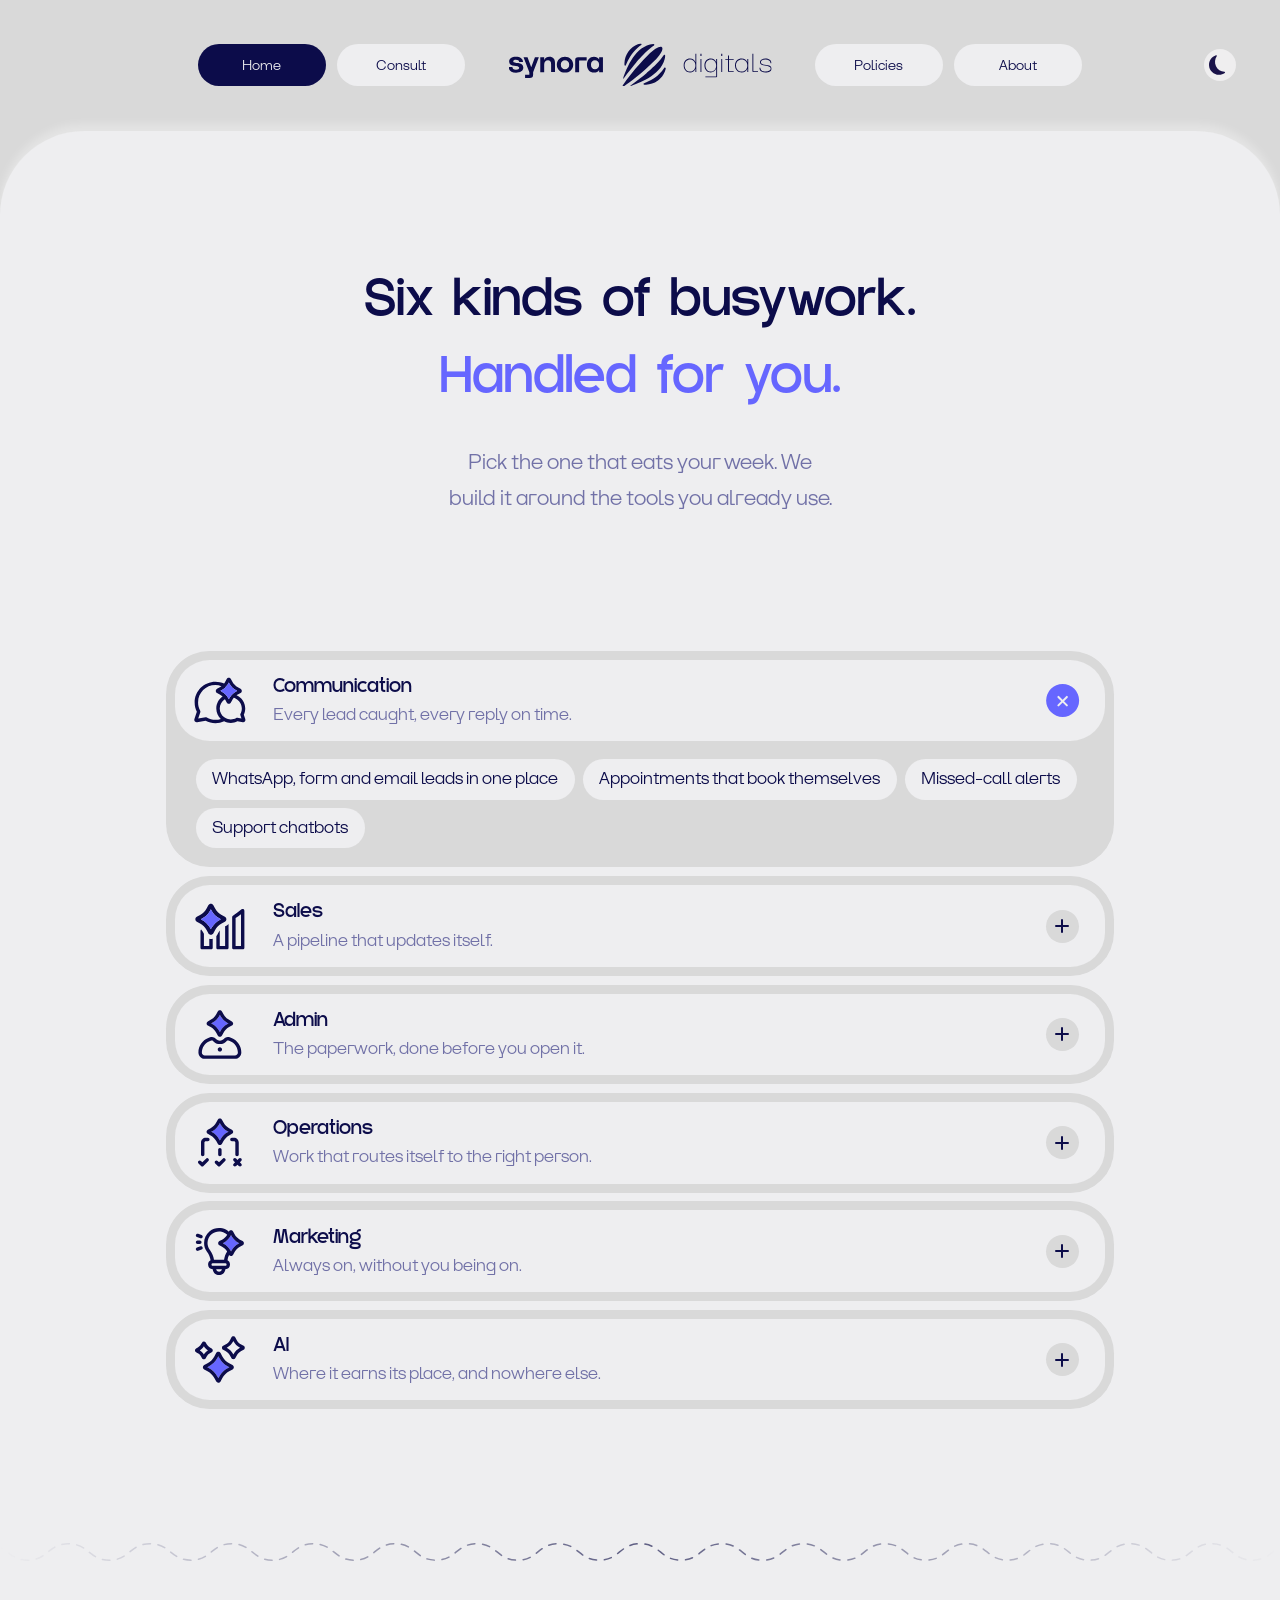
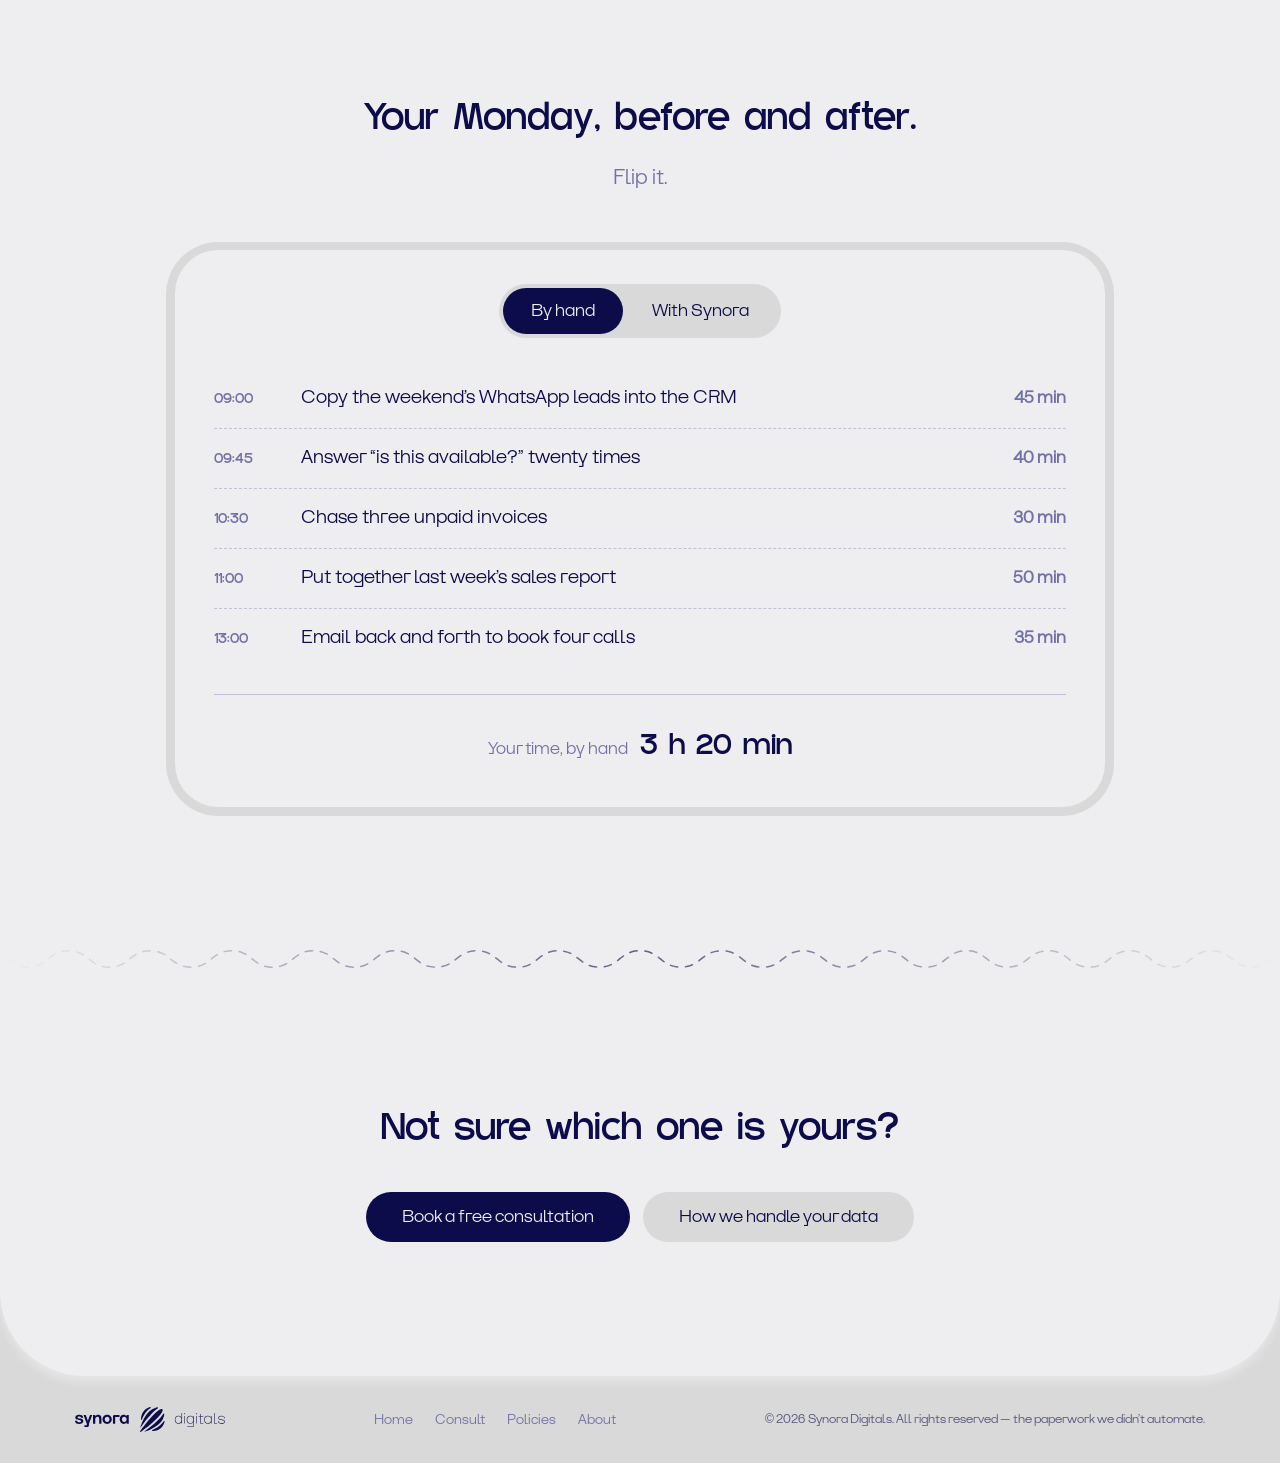
<file: services.html>
<!DOCTYPE html>
<html lang="en">
<head>
<meta charset="UTF-8">
<meta name="viewport" content="width=device-width, initial-scale=1.0, viewport-fit=cover">
<title>Services - Synora Digitals</title>
<meta name="description" content="Explore Synora Digitals' AI automation services — communication, sales, admin, operations, marketing, and AI-powered workflows — built around your business, not a template.">
<meta name="robots" content="index, follow">
<!-- placeholder domain — replace every synoradigitals.com URL once real hosting/domain is finalized -->
<link rel="canonical" href="https://synoradigitals.com/services">
<meta name="theme-color" content="#d9d9d9" media="(prefers-color-scheme: light)">
<meta name="theme-color" content="#1e1e47" media="(prefers-color-scheme: dark)">

<meta property="og:type" content="website">
<meta property="og:site_name" content="Synora Digitals">
<meta property="og:title" content="Services - Synora Digitals">
<meta property="og:description" content="Explore Synora Digitals' AI automation services — communication, sales, admin, operations, marketing, and AI-powered workflows — built around your business, not a template.">
<meta property="og:url" content="https://synoradigitals.com/services">
<meta property="og:image" content="https://synoradigitals.com/assets/img/og-image.png">
<meta property="og:image:type" content="image/png">
<meta property="og:image:width" content="1200">
<meta property="og:image:height" content="630">
<meta property="og:image:alt" content="Synora Digitals logo">
<meta property="og:locale" content="en_US">
<meta name="twitter:card" content="summary_large_image">
<meta name="twitter:title" content="Services - Synora Digitals">
<meta name="twitter:description" content="Explore Synora Digitals' AI automation services — communication, sales, admin, operations, marketing, and AI-powered workflows — built around your business, not a template.">
<meta name="twitter:image" content="https://synoradigitals.com/assets/img/og-image.png">
<meta name="twitter:image:alt" content="Synora Digitals logo">

<!-- Primary icon for Google SERP -->
<link rel="icon" type="image/png" sizes="192x192" href="assets/img/icon-192.png?v=2">
<!-- Standard root fallback -->
<link rel="shortcut icon" href="favicon.ico?v=2">
<link rel="apple-touch-icon" sizes="180x180" href="assets/img/apple-touch-icon.png?v=2">
<link rel="manifest" href="site.webmanifest">
<link rel="preload" href="assets/fonts/Quera.otf"        as="font" type="font/otf" crossorigin="anonymous">
<link rel="preload" href="assets/fonts/Arha Regular.otf" as="font" type="font/otf" crossorigin="anonymous">
<link rel="stylesheet" href="shared.css">
<link rel="stylesheet" href="assets/css/pages.css">
<script>if(localStorage.getItem('theme')==='dark')document.documentElement.setAttribute('data-dark','');</script>
<script type="application/ld+json">
{
  "@context": "https://schema.org",
  "@type": "Organization",
  "name": "Synora Digitals",
  "url": "https://synoradigitals.com/",
  "logo": "https://synoradigitals.com/assets/img/logo-light.png",
  "description": "AI automation studio building custom workflow automation for businesses.",
  "foundingDate": "2026"
}
</script>

<style>
.page-card { min-height: calc(100vh - var(--nav-h)); min-height: calc(100svh - var(--nav-h)); }
</style>
</head>
<body>

<!-- ═══ NAV — Services page: Services pill → Home ═══ -->
<nav>
  <div class="nav-left">
    <a href="/"      class="nav-pill nav-pill-home">Home</a>
    <a href="/consult"    class="nav-pill">Consult</a>
  </div>

  <button class="ham-btn" onclick="openMenu()" aria-label="Menu">
    <img class="ham-icon" src="assets/img/menu-icon-light.svg" alt="">
  </button>

  <a href="/" class="logo">
    <img class="logo-img" src="assets/img/logo-light.svg" alt="Synora Digitals">
  </a>

  <div class="nav-right">
    <a href="/policies" class="nav-pill">Policies</a>
    <a href="/about"     class="nav-pill">About</a>
    <button class="dark-btn" id="darkBtn" onclick="toggleDark()" aria-label="Toggle dark mode"><img class="theme-icon" src="assets/img/moon-icon.svg" alt=""></button>
  </div>
</nav>

<!-- ═══ MOBILE MENU ═══ -->
<div class="mmask" id="mmask" onclick="maskClick(event)">
  <div class="mmcard">
    <button class="mmclose" onclick="closeMenu()" aria-label="Close menu"><img class="cross-icon" src="assets/img/menu-cross-light.svg" alt=""></button>
    <nav class="mmlinks">
      <a href="/"      onclick="closeMenu()" class="mmlink-home">Home</a>
      <a href="/consult"    onclick="closeMenu()">Consult</a>
      <a href="/policies"   onclick="closeMenu()">Policies</a>
      <a href="/about"      onclick="closeMenu()">About</a>
    </nav>
  </div>
</div>


<svg xmlns="http://www.w3.org/2000/svg" width="0" height="0" style="position:absolute;overflow:hidden" aria-hidden="true">
<defs>
<!-- Click shine: a light beam rect, clipped to the accent (arm) shape, moved
     by a CSS transform - reliable on iOS where SMIL gradient animation is not -->
<clipPath id="gitClip"><path d="M13.9,37.34h5.18c-1.57-3.25-3.44-5.59-5.58-6.98c-0.35-0.22-0.76-0.36-1.19-0.38 c-3.25-0.2-6.31,0.29-8.43,0.79c1.39,0.52,3.03,1.52,4.45,3.45c1.01-0.31,2.19-0.51,3.24-0.25l3.12-0.2 c0.23-0.01,0.42,0.16,0.43,0.38c0.01,0.22-0.15,0.42-0.38,0.43l-1.8,0.11c0.47,0.41,1.16,1.19,1.07,2.2 C13.98,37.06,13.94,37.2,13.9,37.34z M8.05,31.78c-0.01,0-0.01,0-0.02,0c-0.21,0-0.39-0.17-0.41-0.38 C7.61,31.17,7.78,30.98,8,30.97l3.86-0.24c0.23-0.01,0.42,0.15,0.43,0.38c0.01,0.22-0.16,0.42-0.38,0.43L8.05,31.78z M13.53,33.06 L9.67,33.3H9.65c-0.21,0-0.39-0.16-0.41-0.38c-0.01-0.22,0.15-0.42,0.38-0.43l3.86-0.24c0.23-0.01,0.42,0.15,0.43,0.38 C13.92,32.85,13.75,33.04,13.53,33.06z"/></clipPath>
<linearGradient id="gitBeamGrad" x1="0" y1="0" x2="1" y2="0">
<stop offset="0" stop-color="#d9d9ff" stop-opacity="0"/>
<stop offset=".5" stop-color="#d9d9ff"/>
<stop offset="1" stop-color="#d9d9ff" stop-opacity="0"/>
</linearGradient>
<clipPath id="clip-communication"><path d="M42.62,15.27l-0.98,0.53c-0.79,0.43-1.54,0.93-2.25,1.49c-1.54,1.17-2.85,2.65-3.87,4.33 c-0.17,0.25-0.31,0.51-0.46,0.78l-0.53,0.98L34,22.4c-0.08-0.15-0.17-0.3-0.26-0.45c-0.58-1.03-1.29-1.97-2.1-2.83 C30.44,17.8,29,16.68,27.4,15.8l-0.99-0.53l0.99-0.53c1.19-0.65,2.27-1.42,3.24-2.32c0.84-0.74,1.59-1.59,2.23-2.5 c0.41-0.56,0.79-1.16,1.12-1.77l0.53-0.99l0.53,0.99c1.51,2.8,3.79,5.06,6.59,6.59L42.62,15.27z"/></clipPath>
<clipPath id="clip-sales"><path d="M26.85,17.59l-1.15,0.62c-3.34,1.82-6.04,4.53-7.88,7.9l-0.61,1.12l-0.61-1.12 c-1.83-3.37-4.53-6.07-7.9-7.9l-1.12-0.62l1.12-0.61c3.37-1.82,6.08-4.52,7.9-7.88l0.61-1.13l0.61,1.13 c1.82,3.36,4.53,6.07,7.88,7.88L26.85,17.59z"/></clipPath>
<clipPath id="clip-administrative"><path d="M34.3,13.97l-1.08,0.58c-2.85,1.54-5.18,3.87-6.73,6.73l-0.58,1.08l-0.58-1.06 c-1.56-2.86-3.89-5.2-6.75-6.75l-1.08-0.58l1.08-0.6c2.88-1.56,5.21-3.87,6.75-6.72l0.58-1.08l0.58,1.08 c1.56,2.86,3.87,5.18,6.73,6.73L34.3,13.97z"/></clipPath>
<clipPath id="clip-operations"><path d="M34.34,14.23l-1.09,0.58c-2.85,1.56-5.18,3.89-6.73,6.77l-0.6,1.08l-0.6-1.08 c-1.54-2.88-3.89-5.21-6.75-6.77l-1.09-0.58l1.09-0.6c2.88-1.56,5.21-3.89,6.75-6.73l0.6-1.09l0.6,1.09 c1.54,2.86,3.87,5.18,6.73,6.73L34.34,14.23z"/></clipPath>
<clipPath id="clip-marketing"><path d="M44.65,16.57l-0.94,0.51c-2.76,1.49-5.01,3.74-6.52,6.54l-0.51,0.94l-0.51-0.94 c-1.51-2.78-3.76-5.03-6.54-6.54l-0.94-0.51l0.94-0.51c2.78-1.51,5.05-3.77,6.54-6.52l0.51-0.94l0.51,0.94 c1.49,2.76,3.76,5.01,6.52,6.52L44.65,16.57z"/></clipPath>
<clipPath id="clip-ai"><path d="M35.1,32.05l-1.8,0.96c-3.34,1.82-6.06,4.53-7.88,7.88l-0.96,1.8l-0.98-1.8c-1.8-3.33-4.53-6.06-7.91-7.88 l-1.79-0.96l1.79-0.98c3.36-1.82,6.09-4.55,7.91-7.91l0.98-1.79l0.96,1.79c1.84,3.38,4.55,6.11,7.89,7.91L35.1,32.05z"/></clipPath>
</defs>
<symbol id="i-communication" viewBox="0 0 51.83 49.24"><g> <path fill="currentColor" d="M50.48,42.75l-1.47-4.48c0.89-1.87,1.36-3.94,1.36-6.04c0-5.71-3.44-10.62-8.36-12.76 c0.38-0.28,0.79-0.53,1.21-0.76l2.63-1.42c0.73-0.38,1.19-1.14,1.21-1.97c0.02-0.84-0.43-1.62-1.21-2.07l-2.63-1.42 c-2.23-1.21-4.04-3.03-5.24-5.24L36.53,3.9c-0.43-0.73-1.24-1.17-2.05-1.16c-0.84,0.02-1.59,0.48-1.97,1.19l-1.42,2.65 c-0.33,0.61-0.71,1.17-1.12,1.72c-2.55-1.19-5.36-1.85-8.36-1.85c-11.04,0-20.02,8.98-20.02,20.02c0,3.11,0.73,6.19,2.1,8.95 l-2.32,7.03c-0.28,0.81-0.08,1.72,0.51,2.35c0.56,0.6,1.39,0.84,2.17,0.66l8.09-1.36c2.86,1.56,6.12,2.38,9.46,2.38 c3.01,0,5.86-0.66,8.42-1.87c1.92,0.99,4.09,1.56,6.39,1.56c2.27,0,4.47-0.55,6.42-1.57l5.23,0.88c0.7,0.15,1.44-0.07,1.95-0.6 C50.54,44.31,50.73,43.5,50.48,42.75z M30.64,12.42c0.84-0.74,1.59-1.59,2.23-2.5c0.41-0.56,0.79-1.16,1.12-1.77l0.53-0.99 l0.53,0.99c1.51,2.8,3.79,5.06,6.59,6.59l0.98,0.53l-0.98,0.53c-0.79,0.43-1.54,0.93-2.25,1.49c-1.54,1.17-2.85,2.65-3.87,4.33 c-0.17,0.25-0.31,0.51-0.46,0.78l-0.53,0.98L34,22.4c-0.08-0.15-0.17-0.3-0.26-0.45c-0.58-1.03-1.29-1.97-2.1-2.83 C30.44,17.8,29,16.68,27.4,15.8l-0.99-0.53l0.99-0.53C28.59,14.1,29.66,13.32,30.64,12.42z M21.61,43.18 c-2.96,0-5.84-0.78-8.31-2.23c-0.26-0.15-0.55-0.23-0.84-0.23c-0.1,0-0.18,0.02-0.28,0.03l-7.16,1.21l2.04-6.16 c0.15-0.43,0.1-0.91-0.12-1.31c-1.32-2.45-2.04-5.23-2.04-8.02c0-9.22,7.5-16.71,16.71-16.71c2.04,0,3.99,0.36,5.79,1.06 c-0.5,0.36-1.03,0.71-1.59,1.01l-2.65,1.44c-0.73,0.43-1.17,1.21-1.16,2.05c0.02,0.84,0.48,1.59,1.19,1.97l2.63,1.42 c1.01,0.55,1.94,1.21,2.75,2c-3.69,2.5-6.11,6.73-6.11,11.52c0,3.99,1.67,7.58,4.35,10.13C25.18,42.89,23.43,43.18,21.61,43.18z M45.65,38.65l1.08,3.26l-3.9-0.66c-0.38-0.07-0.78,0.02-1.12,0.22c-1.56,0.93-3.39,1.41-5.28,1.41c-0.98,0-1.92-0.13-2.81-0.4 c-1.26-0.33-2.42-0.89-3.44-1.65c-2.66-1.92-4.38-5.05-4.38-8.59c0-3.76,1.95-7.05,4.9-8.95c0.15,0.23,0.28,0.46,0.41,0.69 l1.41,2.61c0.4,0.73,1.14,1.19,1.99,1.21c0.02,0,0.02,0,0.03,0c0.83,0,1.6-0.45,2.04-1.19l1.42-2.63c0.38-0.69,0.81-1.36,1.32-1.97 c0.7,0.18,1.36,0.45,1.99,0.78c3.42,1.77,5.77,5.34,5.77,9.45c0,1.79-0.45,3.56-1.29,5.11C45.55,37.74,45.5,38.22,45.65,38.65z"/> <path fill="var(--phrase)" d="M42.62,15.27l-0.98,0.53c-0.79,0.43-1.54,0.93-2.25,1.49c-1.54,1.17-2.85,2.65-3.87,4.33 c-0.17,0.25-0.31,0.51-0.46,0.78l-0.53,0.98L34,22.4c-0.08-0.15-0.17-0.3-0.26-0.45c-0.58-1.03-1.29-1.97-2.1-2.83 C30.44,17.8,29,16.68,27.4,15.8l-0.99-0.53l0.99-0.53c1.19-0.65,2.27-1.42,3.24-2.32c0.84-0.74,1.59-1.59,2.23-2.5 c0.41-0.56,0.79-1.16,1.12-1.77l0.53-0.99l0.53,0.99c1.51,2.8,3.79,5.06,6.59,6.59L42.62,15.27z"/> </g></symbol>
<symbol id="i-sales" viewBox="0 0 51.83 49.24"><g> <path fill="currentColor" d="M30.75,15.16l-3.14-1.69c-2.64-1.44-4.83-3.61-6.26-6.26L19.64,4c-0.51-0.86-1.5-1.39-2.47-1.39 c-1,0.03-1.92,0.59-2.39,1.46L13.1,7.21c-1.4,2.63-3.6,4.81-6.27,6.26l-3.16,1.71c-0.89,0.51-1.4,1.46-1.4,2.47 c0.01,1,0.57,1.92,1.43,2.39l3.13,1.69c2.64,1.42,4.83,3.63,6.27,6.27l1.69,3.09c0.47,0.9,1.39,1.46,2.39,1.46h0.05 c0.97,0,1.9-0.51,2.44-1.43L21.35,28c1.43-2.68,3.63-4.87,6.26-6.27l3.14-1.69c0.86-0.49,1.43-1.39,1.43-2.39 C32.19,16.64,31.68,15.7,30.75,15.16z M25.71,18.21c-3.34,1.82-6.04,4.53-7.88,7.9l-0.61,1.12l-0.61-1.12 c-1.83-3.37-4.53-6.07-7.9-7.9l-1.12-0.62l1.12-0.61c3.37-1.82,6.08-4.52,7.9-7.88l0.61-1.13l0.61,1.13 c1.82,3.36,4.53,6.07,7.88,7.88l1.15,0.61L25.71,18.21z M48.61,7.81c-0.58-0.26-1.28-0.16-1.77,0.26c-2.6,2.2-5.39,4.28-8.31,6.16 c-0.49,0.3-0.77,0.84-0.77,1.39v29.36c0,0.9,0.74,1.65,1.66,1.65h8.48c0.92,0,1.66-0.74,1.66-1.65V9.32 C49.56,8.67,49.19,8.09,48.61,7.81z M46.26,43.32h-5.18V16.51c1.77-1.17,3.51-2.43,5.18-3.72V43.32z M32.64,23.53l-1.67,0.9v18.88 H25.8V28.43c-0.34,0.46-0.66,0.96-0.94,1.47l-0.7,1.29l-1,1.82l-0.03,0.07l-0.05,0.05c-0.19,0.3-0.36,0.61-0.58,0.86v10.98 c0,0.9,0.73,1.65,1.66,1.65h8.47c0.92,0,1.65-0.74,1.65-1.65V22.25C33.81,22.75,33.27,23.18,32.64,23.53z M17.34,36.53 c-0.04,0.01-0.08,0.01-0.12,0.01h-0.13c-0.49-0.01-0.94-0.08-1.39-0.2v6.97h-5.18V31.6l-0.94-1.7c-0.2-0.38-0.42-0.74-0.66-1.09 c-0.32-0.46-0.66-0.9-1.05-1.31c-0.39,0.3-0.66,0.8-0.66,1.32v16.16c0,0.9,0.76,1.65,1.66,1.65h8.48c0.92,0,1.66-0.74,1.66-1.65 v-8.66C18.48,36.45,17.92,36.53,17.34,36.53z"/> <path fill="var(--phrase)" d="M26.85,17.59l-1.15,0.62c-3.34,1.82-6.04,4.53-7.88,7.9l-0.61,1.12l-0.61-1.12 c-1.83-3.37-4.53-6.07-7.9-7.9l-1.12-0.62l1.12-0.61c3.37-1.82,6.08-4.52,7.9-7.88l0.61-1.13l0.61,1.13 c1.82,3.36,4.53,6.07,7.88,7.88L26.85,17.59z"/> </g></symbol>
<symbol id="i-administrative" viewBox="0 0 51.83 49.24"><g> <path fill="var(--phrase)" d="M34.3,13.97l-1.08,0.58c-2.85,1.54-5.18,3.87-6.73,6.73l-0.58,1.08l-0.58-1.06 c-1.56-2.86-3.89-5.2-6.75-6.75l-1.08-0.58l1.08-0.6c2.88-1.56,5.21-3.87,6.75-6.72l0.58-1.08l0.58,1.08 c1.56,2.86,3.87,5.18,6.73,6.73L34.3,13.97z"/> <path fill="currentColor" d="M37.5,11.94l-2.7-1.46c-2.28-1.24-4.15-3.11-5.39-5.39l-1.47-2.75c-0.43-0.73-1.19-1.16-2.02-1.16h-0.05 c-0.84,0.02-1.6,0.48-1.99,1.19l-1.46,2.71c-1.22,2.27-3.11,4.14-5.41,5.39l-2.73,1.47c-0.73,0.43-1.17,1.22-1.16,2.07 c0.02,0.84,0.48,1.6,1.21,1.97l2.68,1.47c2.3,1.24,4.17,3.11,5.41,5.41l1.46,2.66c0.38,0.74,1.14,1.21,1.99,1.22h0.05 c0.83,0,1.59-0.45,2.04-1.21l1.46-2.68c1.26-2.32,3.11-4.19,5.39-5.41l2.7-1.46c0.73-0.4,1.19-1.14,1.21-1.99 C38.72,13.18,38.28,12.38,37.5,11.94z M33.23,14.55c-2.85,1.54-5.18,3.87-6.73,6.73l-0.58,1.08l-0.58-1.06 c-1.56-2.86-3.89-5.2-6.75-6.75l-1.08-0.58l1.08-0.6c2.88-1.56,5.21-3.87,6.75-6.72l0.58-1.08l0.58,1.08 c1.56,2.86,3.87,5.18,6.73,6.73l1.08,0.58L33.23,14.55z M37.1,27.97l-1.7-0.66c-1.37-0.55-2.95-0.41-4.22,0.36 c-0.08,0.05-0.15,0.1-0.21,0.17l-1.59,1.37c-1.97,1.72-4.95,1.72-6.92,0l-1.59-1.37c-0.07-0.07-0.13-0.12-0.21-0.17 c-1.27-0.78-2.85-0.91-4.22-0.36l-1.7,0.66c-5.77,2.25-9.5,7.71-9.5,13.92c0,3.41,2.76,6.17,6.17,6.17h29.02 c3.41,0,6.17-2.76,6.17-6.17C46.6,35.68,42.87,30.22,37.1,27.97z M40.43,44.75H11.4c-1.57,0-2.86-1.29-2.86-2.86 c0-4.83,2.9-9.08,7.4-10.84l1.7-0.66c0.17-0.07,0.35-0.1,0.53-0.1c0.23,0,0.45,0.05,0.66,0.15l1.46,1.27c3.21,2.8,8.04,2.8,11.25,0 L33,30.43c0.38-0.18,0.81-0.2,1.19-0.05l1.7,0.66c4.5,1.75,7.4,6.01,7.4,10.84C43.29,43.46,42,44.75,40.43,44.75z M27.98,39.01 c0,1.14-0.93,2.07-2.07,2.07s-2.07-0.93-2.07-2.07c0-1.14,0.93-2.07,2.07-2.07S27.98,37.86,27.98,39.01z"/> </g></symbol>
<symbol id="i-operations" viewBox="0 0 51.83 49.24"><g> <path fill="var(--phrase)" d="M34.34,14.23l-1.09,0.58c-2.85,1.56-5.18,3.89-6.73,6.77l-0.6,1.08l-0.6-1.08 c-1.54-2.88-3.89-5.21-6.75-6.77l-1.09-0.58l1.09-0.6c2.88-1.56,5.21-3.89,6.75-6.73l0.6-1.09l0.6,1.09 c1.54,2.86,3.87,5.18,6.73,6.73L34.34,14.23z"/> <path fill="currentColor" d="M44.12,24.57v11.66c0,0.91-0.74,1.65-1.65,1.65c-0.91,0-1.65-0.74-1.65-1.65V24.57 c0-0.68-0.56-1.24-1.26-1.24H37.5c-0.91,0-1.65-0.74-1.65-1.65c0-0.93,0.74-1.65,1.65-1.65h2.05 C42.06,20.02,44.12,22.06,44.12,24.57z M14.33,20.02h-2.05c-2.51,0-4.57,2.04-4.57,4.55v11.66c0,0.91,0.74,1.65,1.65,1.65 s1.65-0.74,1.65-1.65V24.57c0-0.68,0.56-1.24,1.26-1.24h2.05c0.91,0,1.65-0.74,1.65-1.65C15.99,20.75,15.24,20.02,14.33,20.02z M38.74,14.28c-0.02,0.84-0.48,1.59-1.21,1.99l-2.71,1.46c-2.28,1.24-4.15,3.11-5.39,5.43l-1.47,2.7 c-0.45,0.76-1.21,1.21-2.05,1.21h-0.05c-0.83-0.02-1.59-0.5-1.97-1.22l-1.46-2.68c-1.26-2.3-3.13-4.17-5.43-5.43l-2.7-1.47 c-0.73-0.36-1.19-1.13-1.21-1.97c-0.02-0.84,0.43-1.64,1.16-2.07l2.73-1.49c2.32-1.26,4.2-3.11,5.43-5.39l1.47-2.71 c0.38-0.73,1.14-1.19,1.97-1.21c0.86-0.05,1.65,0.41,2.07,1.16l1.51,2.76c1.22,2.28,3.09,4.15,5.39,5.39l2.71,1.47 C38.31,12.64,38.75,13.44,38.74,14.28z M34.34,14.23l-1.09-0.6c-2.86-1.56-5.2-3.87-6.73-6.73l-0.6-1.09l-0.6,1.09 c-1.54,2.85-3.87,5.18-6.75,6.73l-1.09,0.6l1.09,0.58c2.86,1.56,5.21,3.89,6.75,6.77l0.6,1.08l0.6-1.08 c1.56-2.88,3.89-5.21,6.73-6.77L34.34,14.23z M25.92,29.95c-0.91,0-1.65,0.73-1.65,1.65v4.63c0,0.91,0.74,1.65,1.65,1.65 c0.91,0,1.65-0.74,1.65-1.65V31.6C27.57,30.68,26.83,29.95,25.92,29.95z M31.01,40.14c-0.65-0.65-1.69-0.65-2.33,0l-3.59,3.59 l-1.31-1.31c-0.65-0.65-1.7-0.65-2.35,0c-0.65,0.65-0.65,1.69,0,2.33l2.48,2.48c0.33,0.33,0.74,0.5,1.17,0.5s0.84-0.17,1.17-0.5 l4.75-4.75C31.66,41.84,31.66,40.8,31.01,40.14z M14.88,40.14c-0.65-0.65-1.69-0.65-2.33,0l-3.59,3.59l-1.31-1.31 c-0.65-0.65-1.7-0.65-2.35,0c-0.65,0.65-0.65,1.69,0,2.33l2.48,2.48c0.33,0.33,0.74,0.5,1.17,0.5s0.84-0.17,1.17-0.5l4.75-4.75 C15.52,41.84,15.52,40.8,14.88,40.14z M45.22,43.7l1.31-1.31c0.65-0.65,0.65-1.7,0-2.35c-0.65-0.65-1.7-0.65-2.35,0l-1.31,1.31 l-1.31-1.31c-0.65-0.65-1.7-0.65-2.35,0c-0.65,0.65-0.65,1.7,0,2.35l1.31,1.31L39.22,45c-0.65,0.65-0.65,1.7,0,2.35 c0.33,0.31,0.74,0.48,1.17,0.48s0.84-0.17,1.17-0.48l1.31-1.31l1.31,1.31c0.33,0.31,0.74,0.48,1.17,0.48s0.84-0.17,1.17-0.48 c0.65-0.65,0.65-1.7,0-2.35L45.22,43.7z"/> </g></symbol>
<symbol id="i-marketing" viewBox="0 0 51.83 49.24"><g> <path fill="var(--phrase)" d="M44.65,16.57l-0.94,0.51c-2.76,1.49-5.01,3.74-6.52,6.54l-0.51,0.94l-0.51-0.94 c-1.51-2.78-3.76-5.03-6.54-6.54l-0.94-0.51l0.94-0.51c2.78-1.51,5.05-3.77,6.54-6.52l0.51-0.94l0.51,0.94 c1.49,2.76,3.76,5.01,6.52,6.52L44.65,16.57z"/> <path fill="currentColor" d="M6.61,14.1h-2.2c-0.91,0-1.65,0.74-1.65,1.65c0,0.91,0.74,1.65,1.65,1.65h2.2c0.93,0,1.65-0.74,1.65-1.65 C8.26,14.85,7.53,14.1,6.61,14.1z M9.27,20.62C8.96,19.76,8,19.33,7.15,19.64l-3.31,1.21c-0.86,0.31-1.31,1.26-0.99,2.12 c0.25,0.68,0.88,1.09,1.56,1.09c0.18,0,0.38-0.03,0.56-0.1l3.31-1.21C9.14,22.44,9.58,21.48,9.27,20.62z M8.28,8.77L4.97,7.57 C4.13,7.25,3.17,7.7,2.85,8.54c-0.31,0.86,0.13,1.82,0.99,2.13l3.31,1.21c0.18,0.07,0.38,0.1,0.56,0.1c0.68,0,1.31-0.41,1.56-1.09 C9.58,10.03,9.14,9.09,8.28,8.77z M47.89,14.55l-2.61-1.41c-2.2-1.19-3.99-2.98-5.18-5.18L38.66,5.3 c-0.41-0.73-1.26-1.16-2.04-1.14c-0.83,0.02-1.59,0.48-1.97,1.19L34.6,5.43c-1.77-1.56-3.92-2.68-6.29-3.19 c-4.37-0.94-8.84,0.08-12.24,2.85c-3.43,2.75-5.38,6.83-5.38,11.22c0,3.11,0.96,6.06,2.8,8.55c1.95,2.63,3.13,5.46,3.46,8.24 c-1.41,0.69-2.38,2.15-2.38,3.84v0.43c0,2.37,1.92,4.29,4.29,4.29h0.18c0.21,3.18,2.85,5.69,6.07,5.69s5.87-2.51,6.09-5.69h0.18 c2.35,0,4.27-1.92,4.27-4.29v-0.43c0-1.69-0.98-3.14-2.38-3.84c0.2-1.74,0.71-3.46,1.52-5.11c0.4,0.6,1.09,0.98,1.84,0.99h0.05 c0.81,0,1.57-0.45,2.02-1.19l1.41-2.6c1.19-2.22,2.99-4.02,5.18-5.2l2.61-1.41c0.71-0.4,1.17-1.14,1.19-1.97 C49.1,15.77,48.65,14.99,47.89,14.55z M25.11,44.03c-1.39,0-2.56-1.04-2.76-2.38h5.53C27.67,42.99,26.51,44.03,25.11,44.03z M32.34,37.36c0,0.55-0.43,0.98-0.96,0.98H18.85c-0.53,0-0.98-0.43-0.98-0.98v-0.43c0-0.18,0.05-0.35,0.13-0.48 c0.17-0.3,0.48-0.5,0.84-0.5h12.53c0.36,0,0.66,0.2,0.83,0.5c0.08,0.13,0.13,0.3,0.13,0.48V37.36z M29.97,32.65h-9.73 c-0.41-3.34-1.8-6.68-4.09-9.76C14.75,20.97,14,18.7,14,16.3c0-3.38,1.51-6.52,4.14-8.65c1.99-1.6,4.45-2.45,7-2.45 c0.81,0,1.64,0.08,2.47,0.26c2.07,0.43,3.9,1.51,5.38,2.95c-1.16,1.99-2.86,3.61-4.93,4.73l-2.63,1.42 c-0.73,0.43-1.17,1.21-1.16,2.05c0.02,0.83,0.48,1.59,1.19,1.95l2.6,1.42c2,1.08,3.67,2.66,4.85,4.6 C31.28,27.16,30.3,29.89,29.97,32.65z M43.7,17.08c-2.76,1.49-5.01,3.74-6.52,6.54l-0.51,0.94l-0.51-0.94 c-1.51-2.78-3.76-5.03-6.54-6.54l-0.94-0.51l0.94-0.51c2.78-1.51,5.05-3.77,6.54-6.52l0.51-0.94l0.51,0.94 c1.49,2.76,3.76,5.01,6.52,6.52l0.94,0.51L43.7,17.08z"/> </g></symbol>
<symbol id="i-ai" viewBox="0 0 51.83 49.24"><g> <path fill="var(--phrase)" d="M35.1,32.05l-1.8,0.96c-3.34,1.82-6.06,4.53-7.88,7.88l-0.96,1.8l-0.98-1.8c-1.8-3.33-4.53-6.06-7.91-7.88 l-1.79-0.96l1.79-0.98c3.36-1.82,6.09-4.55,7.91-7.91l0.98-1.79l0.96,1.79c1.84,3.38,4.55,6.11,7.89,7.91L35.1,32.05z"/> <path fill="currentColor" d="M18.01,14.03l-1.69-0.91c-1.31-0.71-2.38-1.79-3.11-3.13l-0.93-1.7c-0.38-0.65-1.06-1.04-1.8-1.04 c-0.02,0-0.02,0-0.03,0C9.68,7.27,9.01,7.68,8.67,8.32L7.76,10c-0.73,1.32-1.8,2.42-3.13,3.13l-1.65,0.89 c-0.66,0.35-1.08,1.04-1.09,1.79c-0.02,0.76,0.38,1.46,1.06,1.85l1.69,0.93c1.32,0.71,2.42,1.79,3.13,3.09l0.89,1.67 c0.35,0.66,1.03,1.09,1.79,1.11c0.02,0,0.02,0,0.03,0c0.74,0,1.44-0.41,1.82-1.09l0.91-1.69c0.71-1.31,1.79-2.38,3.11-3.09 l1.74-0.94c0.65-0.38,1.04-1.08,1.03-1.84C19.07,15.06,18.65,14.38,18.01,14.03z M10.48,19.77c-0.94-1.62-2.3-2.96-3.94-3.92 c1.64-0.96,2.99-2.32,3.94-3.95c0.96,1.64,2.32,2.99,3.94,3.95C12.79,16.8,11.44,18.15,10.48,19.77z M38.09,29.9l-3.21-1.74 c-2.76-1.49-5.03-3.77-6.55-6.57l-1.75-3.24c-0.45-0.76-1.24-1.21-2.18-1.22c-0.88,0.02-1.69,0.51-2.08,1.26l-1.74,3.21 c-1.51,2.78-3.77,5.06-6.57,6.57l-3.18,1.74c-0.78,0.4-1.27,1.21-1.29,2.08c-0.02,0.89,0.46,1.74,1.27,2.2L14,35.92 c2.8,1.52,5.08,3.79,6.57,6.54l1.74,3.21c0.4,0.78,1.21,1.27,2.08,1.29h0.05c0.88,0,1.69-0.46,2.15-1.27l1.74-3.23 c1.51-2.76,3.77-5.03,6.54-6.54l3.28-1.75c0.78-0.46,1.24-1.29,1.22-2.18C39.35,31.11,38.87,30.31,38.09,29.9z M33.29,33.01 c-3.34,1.82-6.06,4.53-7.88,7.88l-0.96,1.8l-0.98-1.8c-1.8-3.33-4.53-6.06-7.91-7.88l-1.79-0.96l1.79-0.98 c3.36-1.82,6.09-4.55,7.91-7.91l0.98-1.79l0.96,1.79c1.84,3.38,4.55,6.11,7.89,7.91l1.79,0.98L33.29,33.01z M48.78,11.35 l-2.27-1.22c-1.87-1.01-3.39-2.55-4.42-4.43l-1.24-2.3c-0.41-0.69-1.19-1.17-1.97-1.11c-0.81,0.02-1.54,0.46-1.9,1.14l-1.22,2.27 c-1.01,1.89-2.55,3.41-4.43,4.43l-2.23,1.22c-0.71,0.36-1.16,1.09-1.18,1.89c-0.02,0.81,0.41,1.57,1.16,2l2.25,1.22 c1.89,1.03,3.43,2.55,4.43,4.42l1.22,2.25c0.36,0.71,1.09,1.16,1.9,1.17c0.02,0,0.02,0,0.03,0c0.79,0,1.54-0.43,1.95-1.16 l1.22-2.27c1.01-1.87,2.55-3.41,4.42-4.42l2.32-1.26c0.69-0.4,1.12-1.16,1.11-1.97C49.92,12.44,49.48,11.72,48.78,11.35z M44.94,13.55c-2.45,1.32-4.43,3.31-5.76,5.76l-0.25,0.46l-0.26-0.46c-1.32-2.43-3.31-4.43-5.77-5.76l-0.46-0.26l0.46-0.25 c2.45-1.32,4.45-3.33,5.77-5.77l0.26-0.48l0.25,0.48c1.34,2.47,3.33,4.45,5.76,5.77l0.48,0.25L44.94,13.55z"/> </g></symbol>
<symbol id="i-plus" viewBox="0 0 22 22"><g> <g> <path fill="var(--main-bg)" d="M15.65,9.47h-1.92c-0.67,0-1.21-0.54-1.21-1.21V6.34c0-0.84-0.63-1.59-1.46-1.63 c-0.88-0.04-1.6,0.66-1.6,1.53v2.01c0,0.67-0.54,1.21-1.21,1.21H6.33c-0.84,0-1.59,0.63-1.63,1.46c-0.04,0.88,0.66,1.6,1.53,1.6 h2.01c0.67,0,1.21,0.54,1.21,1.21v1.92c0,0.84,0.63,1.59,1.46,1.63c0.88,0.04,1.6-0.66,1.6-1.53v-2.01c0-0.67,0.54-1.21,1.21-1.21 h2.01c0.87,0,1.57-0.72,1.53-1.6C17.25,10.1,16.49,9.47,15.65,9.47z"/> </g> </g></symbol>
<symbol id="i-arrow" viewBox="0 0 22 22"><g> <g> <g> <g> <circle fill="currentColor" cx="11" cy="11" r="11"/> </g> </g> </g> <g> <path fill="var(--main-bg)" d="M15.81,11.39c0.05-0.12,0.08-0.25,0.08-0.39c0-0.13-0.03-0.26-0.08-0.39c-0.05-0.12-0.12-0.23-0.22-0.32 c0,0,0,0,0,0l-3.14-3.13c-0.39-0.39-1.02-0.39-1.42,0c-0.39,0.39-0.39,1.02,0,1.42L12.47,10H7.11c-0.55,0-1,0.45-1,1s0.45,1,1,1 h5.36l-1.43,1.42c-0.39,0.39-0.39,1.02,0,1.41c0.2,0.2,0.45,0.29,0.71,0.29c0.25,0,0.51-0.1,0.71-0.29l3.14-3.13c0,0,0,0,0,0 C15.69,11.62,15.76,11.51,15.81,11.39z"/> </g> </g></symbol>
<symbol id="i-getintouch" viewBox="0 0 48.84 40.58"><g> <g> <path fill="currentColor" d="M13.48,32.25l-3.86,0.24c-0.22,0.01-0.39,0.21-0.38,0.43c0.01,0.21,0.19,0.38,0.41,0.38h0.02l3.86-0.24 c0.22-0.01,0.39-0.21,0.38-0.43C13.89,32.41,13.71,32.24,13.48,32.25z M11.86,30.73L8,30.97c-0.22,0.01-0.39,0.21-0.38,0.43 c0.01,0.21,0.19,0.38,0.41,0.38c0.01,0,0.01,0,0.02,0l3.86-0.24c0.22-0.01,0.4-0.21,0.38-0.43 C12.28,30.88,12.09,30.71,11.86,30.73z M20.07,17.01c-0.06-0.49-0.32-0.91-0.75-1.2c-0.74-0.51-1.8-0.56-2.46-0.39 c-0.71,0.18-1.34,0.62-1.74,1.2c-0.39,0.56-0.48,1.19-0.25,1.72c0.19,0.43,0.58,0.78,1.14,0.99c0.37,0.14,0.77,0.21,1.17,0.21 c0.7,0,1.41-0.22,1.96-0.64c0.56-0.42,0.91-1,0.94-1.6C20.08,17.2,20.08,17.1,20.07,17.01z M18.66,17.22 c-0.01,0.17-0.15,0.37-0.37,0.54c-0.48,0.35-1.21,0.45-1.78,0.23c-0.21-0.08-0.32-0.18-0.35-0.23c-0.02-0.05,0.01-0.19,0.12-0.35 c0.21-0.3,0.54-0.53,0.92-0.63c0.12-0.03,0.26-0.04,0.4-0.04c0.34,0,0.7,0.08,0.91,0.23c0.14,0.09,0.14,0.16,0.15,0.2V17.22z M13.48,32.25l-3.86,0.24c-0.22,0.01-0.39,0.21-0.38,0.43c0.01,0.21,0.19,0.38,0.41,0.38h0.02l3.86-0.24 c0.22-0.01,0.39-0.21,0.38-0.43C13.89,32.41,13.71,32.24,13.48,32.25z M12.29,31.1c-0.01-0.22-0.21-0.39-0.43-0.38L8,30.97 c-0.22,0.01-0.39,0.21-0.38,0.43c0.01,0.21,0.19,0.38,0.41,0.38c0.01,0,0.01,0,0.02,0l3.86-0.24 C12.13,31.52,12.31,31.33,12.29,31.1z M20.07,17.01c-0.06-0.49-0.32-0.91-0.75-1.2c-0.74-0.51-1.8-0.56-2.46-0.39 c-0.71,0.18-1.34,0.62-1.74,1.2c-0.39,0.56-0.48,1.19-0.25,1.72c0.19,0.43,0.58,0.78,1.14,0.99c0.37,0.14,0.77,0.21,1.17,0.21 c0.7,0,1.41-0.22,1.96-0.64c0.56-0.42,0.91-1,0.94-1.6C20.08,17.2,20.08,17.1,20.07,17.01z M18.66,17.22 c-0.01,0.17-0.15,0.37-0.37,0.54c-0.48,0.35-1.21,0.45-1.78,0.23c-0.21-0.08-0.32-0.18-0.35-0.23c-0.02-0.05,0.01-0.19,0.12-0.35 c0.21-0.3,0.54-0.53,0.92-0.63c0.12-0.03,0.26-0.04,0.4-0.04c0.34,0,0.7,0.08,0.91,0.23c0.14,0.09,0.14,0.16,0.15,0.2V17.22z M32.27,11.32c-0.14-0.37-0.54-0.56-0.91-0.43c-0.77,0.28-1.56,0.39-1.57,0.39c-0.39,0.06-0.66,0.42-0.61,0.8 c0.05,0.35,0.35,0.61,0.7,0.61c0.03,0,0.07,0,0.1,0c0.04,0,0.94-0.14,1.85-0.46C32.2,12.1,32.4,11.69,32.27,11.32z M35.34,25.77 h-1.3c-0.39,0-0.71,0.32-0.71,0.71c0,0.39,0.32,0.71,0.71,0.71h1.3c0.39,0,0.71-0.32,0.71-0.71 C36.06,26.09,35.74,25.77,35.34,25.77z M47.19,30.31c3.9-2.52-0.25-11.8-0.83-12.72l-0.12-0.19c-1.02-1.63-2.69-4.32-7.33-6.52 c0.39-0.93,0.6-1.95,0.6-3.02c0-4.33-3.53-7.86-7.86-7.86c-4.34,0-7.87,3.53-7.87,7.86c0,2.31,1,4.39,2.59,5.83 c-0.69,0.85-1.47,1.76-2.43,2.67c0.22-0.73,0.35-1.49,0.35-2.29c0-4.3-3.49-7.79-7.79-7.79c-4.3,0-7.79,3.49-7.79,7.79 c0,2.42,1.11,4.58,2.84,6.01c-0.86-0.24-1.93,0.1-2.83,0.9c-0.75,0.66-1.46,1.74-1.22,2.81c0.07,0.33,0.23,0.62,0.44,0.88 c-1.78,1.33-3.22,2.9-4.27,4.67c-1.91,0.44-3.13,0.9-3.23,0.94c-0.33,0.13-0.52,0.48-0.44,0.82c0.07,0.35,0.4,0.58,0.75,0.55 c0.07,0,0.76-0.06,1.74,0.18c-0.01,0.03-0.02,0.07-0.03,0.1c-0.55,1.56-1.12,3.17-0.38,4.79c0.6,1.33,1.92,2.29,3.81,2.76 c0.82,0.2,1.69,0.29,2.55,0.29c1.66,0,3.26-0.36,4.25-1.01h17.46c0.32,0.26,0.67,0.43,0.86,0.53c2.09,1.04,4.43,1.29,6.2,1.29 c1.56,0,2.67-0.19,2.77-0.21c3.1-0.56,6.3-1.13,7.61-3.83c0.83-1.69,0.53-3.54,0.47-3.9C47.9,31.73,47.61,30.95,47.19,30.31z M45.03,18.15l0.12,0.19c0.85,1.35,3.83,9.18,1.24,10.79c-1.34,0.84-2.01,0.75-2.16,0.58c-0.2-0.2-0.2-0.87,0.29-1.61 c0.55-0.83,0.7-1.58,0.46-2.22c-0.15-0.39-0.41-0.64-0.66-0.81c0.3-0.83,0.47-1.73,0.47-2.67c0-4.3-3.49-7.79-7.79-7.79 c-0.56,0-1.09,0.06-1.61,0.17c1.16-0.63,2.14-1.54,2.86-2.65C42.56,14.16,44.1,16.64,45.03,18.15z M43.37,22.4 c0,3.51-2.86,6.36-6.37,6.36c-3.51,0-6.37-2.86-6.37-6.36c0-3.51,2.86-6.37,6.37-6.37C40.51,16.03,43.37,18.89,43.37,22.4z M25.21,7.86c0-3.55,2.89-6.44,6.44-6.44c3.55,0,6.44,2.89,6.44,6.44c0,3.56-2.89,6.44-6.44,6.44 C28.1,14.3,25.21,11.42,25.21,7.86z M27.52,14.55c1.2,0.75,2.62,1.18,4.14,1.18c0.56,0,1.11-0.06,1.64-0.17 c-2.19,1.19-3.76,3.42-4.03,6.02c-1.71-1.73-3.91-2.73-5.36-3.26C25.36,17.07,26.51,15.79,27.52,14.55z M10.14,14.08 c0-3.51,2.86-6.37,6.37-6.37c3.51,0,6.36,2.86,6.36,6.37c0,2.17-1.1,4.1-2.77,5.25c-0.03,0.02-0.06,0.04-0.09,0.05 c-0.01,0.01-0.02,0.02-0.03,0.02c-1,0.66-2.2,1.04-3.48,1.04C13,20.44,10.14,17.59,10.14,14.08z M9.68,22.05 c0.44-0.39,0.94-0.62,1.32-0.62c0.08,0,0.16,0.01,0.23,0.04c0.35,0.13,0.7,0.67,0.84,1.32c0.13,0.65,0.02,1.28-0.27,1.55 c-0.3,0.28-0.95,0.33-1.62,0.12c-0.65-0.2-1.18-0.61-1.26-0.98C8.83,23.12,9.15,22.52,9.68,22.05z M12.04,37.49 c-0.94,0.73-3.55,1.16-5.8,0.61c-1.01-0.25-2.33-0.79-2.86-1.96c-0.49-1.1-0.07-2.32,0.43-3.73c0.01-0.04,0.03-0.07,0.04-0.11 c0.99,0.45,2.08,1.2,3.09,2.45c-0.46,0.21-0.79,0.39-0.9,0.45c-0.34,0.19-0.46,0.63-0.27,0.97c0.2,0.34,0.63,0.46,0.97,0.27 c0.98-0.56,3.8-1.79,5.1-0.78c0.36,0.28,0.77,0.73,0.74,1.12C12.55,37.09,12.19,37.37,12.04,37.49z M13.9,37.34 c0.05-0.14,0.08-0.28,0.1-0.44c0.09-1.01-0.6-1.79-1.07-2.2l1.8-0.11c0.22-0.01,0.39-0.21,0.38-0.43c-0.01-0.22-0.2-0.4-0.43-0.38 l-3.12,0.2c-1.05-0.27-2.23-0.07-3.24,0.25c-1.42-1.93-3.06-2.93-4.45-3.45c2.12-0.5,5.18-0.99,8.43-0.79 c0.43,0.02,0.84,0.16,1.19,0.38c2.14,1.39,4.02,3.73,5.58,6.98H13.9z M25.34,37.34h-4.7c-1.74-3.8-3.88-6.55-6.38-8.17 c-0.56-0.35-1.2-0.56-1.87-0.61c-2.47-0.15-4.8,0.07-6.74,0.4c0.91-1.23,2.04-2.34,3.39-3.32c0.03-0.02,0.06-0.05,0.08-0.07 c0.21,0.11,0.42,0.19,0.63,0.26c0.42,0.13,0.83,0.19,1.22,0.19c0.71,0,1.34-0.21,1.79-0.63c0.68-0.63,0.93-1.7,0.7-2.88 c-0.13-0.64-0.4-1.21-0.75-1.63c1.13,0.63,2.43,1,3.81,1c1.62,0,3.13-0.5,4.38-1.35c0.6-0.37,1.16-0.75,1.68-1.14 c1.33,0.4,5.06,1.73,6.82,4.64c0.2,0.92,0.56,1.79,1.05,2.57c-0.5,0.33-1.25,0.91-2.02,1.79c-4.51-2.59-7.13-0.99-7.91-0.36 c-1.75,0.08-2.89,0.66-3.06,1.6c-0.07,0.4,0.06,0.82,0.35,1.18c0.6,0.73,1.76,0.9,3.12,0.48c0.19,0.47,0.51,1.03,1.08,1.45 c0.53,0.4,1.17,0.6,1.9,0.6c0.24,0,0.49-0.02,0.75-0.07c0.63-0.1,1.05-0.43,1.35-0.68c0.01,0,0.02-0.01,0.03-0.02 C25.61,33.89,25.33,35.48,25.34,37.34z M25.13,31.46c-0.24,0.2-0.43,0.35-0.7,0.39c-0.65,0.11-1.18,0.02-1.56-0.27 c-0.63-0.46-0.76-1.33-0.76-1.33c-0.03-0.22-0.16-0.42-0.35-0.53c-0.19-0.11-0.43-0.12-0.63-0.03c-1.19,0.52-2.02,0.43-2.21,0.2 c-0.01-0.01-0.02-0.03-0.02-0.04c0.17-0.15,0.78-0.41,1.92-0.42c0.2,0,0.38-0.08,0.51-0.23c0.02-0.02,1.97-2.06,6.22,0.31 c-0.28,0.42-0.56,0.88-0.82,1.39C25.99,30.79,25.49,31.18,25.13,31.46z M46.34,35.91c-1,2.06-3.84,2.57-6.59,3.07 c-0.04,0-4.59,0.79-8.08-0.95c-0.4-0.2-0.61-0.35-0.71-0.46c-0.01-0.01-0.02-0.02-0.04-0.03c-0.07-0.08-0.07-0.12-0.07-0.13 c0,0,0-0.08,0.19-0.27c0.51-0.51,1.64-0.49,3.19-0.48c1.11,0.01,2.49,0.03,4.1-0.14c0.96-0.1,1.89-0.25,2.76-0.91 c0.85-0.65,1.44-1.65,1.72-2.89c0.09-0.38-0.15-0.76-0.54-0.85c-0.38-0.08-0.77,0.16-0.85,0.54c-0.21,0.92-0.61,1.62-1.19,2.07 c-0.53,0.41-1.1,0.53-2.04,0.63c-1.53,0.16-2.8,0.14-3.93,0.13c-1.89-0.02-3.27-0.04-4.2,0.88c-0.39,0.39-0.6,0.79-0.62,1.22 h-2.66c-0.06-6.13,3.4-8.88,4.55-9.63c1.42,1.52,3.45,2.48,5.69,2.48c2.82,0,5.29-1.51,6.66-3.76c0.02,0.1,0.01,0.36-0.33,0.88 c-0.82,1.23-0.87,2.63-0.13,3.39c0.25,0.26,0.69,0.55,1.39,0.55c0.37,0,0.81-0.08,1.32-0.28c0.25,0.36,0.58,0.97,0.77,1.95 C46.71,33.07,46.98,34.59,46.34,35.91z M35.34,25.77h-1.3c-0.39,0-0.71,0.32-0.71,0.71c0,0.39,0.32,0.71,0.71,0.71h1.3 c0.39,0,0.71-0.32,0.71-0.71C36.06,26.09,35.74,25.77,35.34,25.77z M29.88,12.69c0.03,0,0.07,0,0.1,0c0.04,0,0.94-0.14,1.85-0.46 c0.37-0.13,0.56-0.54,0.43-0.91c-0.14-0.37-0.54-0.56-0.91-0.43c-0.77,0.28-1.56,0.39-1.57,0.39c-0.39,0.06-0.66,0.42-0.61,0.8 C29.23,12.43,29.54,12.69,29.88,12.69z M16,19.32c0.37,0.14,0.77,0.21,1.17,0.21c0.7,0,1.41-0.22,1.96-0.64 c0.56-0.42,0.91-1,0.94-1.6c0-0.1,0-0.2-0.01-0.29c-0.06-0.49-0.32-0.91-0.75-1.2c-0.74-0.51-1.8-0.56-2.46-0.39 c-0.71,0.18-1.34,0.62-1.74,1.2c-0.39,0.56-0.48,1.19-0.25,1.72C15.05,18.76,15.45,19.11,16,19.32z M16.29,17.41 c0.21-0.3,0.54-0.53,0.92-0.63c0.12-0.03,0.26-0.04,0.4-0.04c0.34,0,0.7,0.08,0.91,0.23c0.14,0.09,0.14,0.16,0.15,0.2v0.05 c-0.01,0.17-0.15,0.37-0.37,0.54c-0.48,0.35-1.21,0.45-1.78,0.23c-0.21-0.08-0.32-0.18-0.35-0.23 C16.15,17.72,16.17,17.57,16.29,17.41z M13.48,32.25l-3.86,0.24c-0.22,0.01-0.39,0.21-0.38,0.43c0.01,0.21,0.19,0.38,0.41,0.38 h0.02l3.86-0.24c0.22-0.01,0.39-0.21,0.38-0.43C13.89,32.41,13.71,32.24,13.48,32.25z M12.29,31.1c-0.01-0.22-0.21-0.39-0.43-0.38 L8,30.97c-0.22,0.01-0.39,0.21-0.38,0.43c0.01,0.21,0.19,0.38,0.41,0.38c0.01,0,0.01,0,0.02,0l3.86-0.24 C12.13,31.52,12.31,31.33,12.29,31.1z M35.34,25.77h-1.3c-0.39,0-0.71,0.32-0.71,0.71c0,0.39,0.32,0.71,0.71,0.71h1.3 c0.39,0,0.71-0.32,0.71-0.71C36.06,26.09,35.74,25.77,35.34,25.77z M32.27,11.32c-0.14-0.37-0.54-0.56-0.91-0.43 c-0.77,0.28-1.56,0.39-1.57,0.39c-0.39,0.06-0.66,0.42-0.61,0.8c0.05,0.35,0.35,0.61,0.7,0.61c0.03,0,0.07,0,0.1,0 c0.04,0,0.94-0.14,1.85-0.46C32.2,12.1,32.4,11.69,32.27,11.32z"/> </g> <path fill="var(--phrase)" d="M13.9,37.34h5.18c-1.57-3.25-3.44-5.59-5.58-6.98c-0.35-0.22-0.76-0.36-1.19-0.38 c-3.25-0.2-6.31,0.29-8.43,0.79c1.39,0.52,3.03,1.52,4.45,3.45c1.01-0.31,2.19-0.51,3.24-0.25l3.12-0.2 c0.23-0.01,0.42,0.16,0.43,0.38c0.01,0.22-0.15,0.42-0.38,0.43l-1.8,0.11c0.47,0.41,1.16,1.19,1.07,2.2 C13.98,37.06,13.94,37.2,13.9,37.34z M8.05,31.78c-0.01,0-0.01,0-0.02,0c-0.21,0-0.39-0.17-0.41-0.38 C7.61,31.17,7.78,30.98,8,30.97l3.86-0.24c0.23-0.01,0.42,0.15,0.43,0.38c0.01,0.22-0.16,0.42-0.38,0.43L8.05,31.78z M13.53,33.06 L9.67,33.3H9.65c-0.21,0-0.39-0.16-0.41-0.38c-0.01-0.22,0.15-0.42,0.38-0.43l3.86-0.24c0.23-0.01,0.42,0.15,0.43,0.38 C13.92,32.85,13.75,33.04,13.53,33.06z"/> </g></symbol>
</svg>
<!-- ═══ PAGE CARD ═══ -->
<div class="page-card">
  <header class="v-hero">
    <h1>Six kinds of busywork.<br><span class="ac">Handled for you.</span></h1>
    <p>Pick the one that eats your week. We build it around the tools you already use.</p>
  </header>

  <section class="v-sec">
    <div class="v-wrap svc-list">
      <div class="svc-r open"><button aria-expanded="true">
        <span class="ico"><svg viewBox="0 0 51.83 49.24" aria-hidden="true"><use href="#i-communication"/></svg></span>
        <span class="t"><b>Communication</b><span>Every lead caught, every reply on time.</span></span>
        <span class="pl" aria-hidden="true"></span></button>
        <div class="ex"><div><ul><li>WhatsApp, form and email leads in one place</li><li>Appointments that book themselves</li><li>Missed-call alerts</li><li>Support chatbots</li></ul></div></div>
      </div>
      <div class="svc-r"><button aria-expanded="false">
        <span class="ico"><svg viewBox="0 0 51.83 49.24" aria-hidden="true"><use href="#i-sales"/></svg></span>
        <span class="t"><b>Sales</b><span>A pipeline that updates itself.</span></span>
        <span class="pl" aria-hidden="true"></span></button>
        <div class="ex"><div><ul><li>Lead scoring</li><li>CRM updates with no typing</li><li>Proposals drafted for you</li><li>Follow-ups that never slip</li></ul></div></div>
      </div>
      <div class="svc-r"><button aria-expanded="false">
        <span class="ico"><svg viewBox="0 0 51.83 49.24" aria-hidden="true"><use href="#i-administrative"/></svg></span>
        <span class="t"><b>Admin</b><span>The paperwork, done before you open it.</span></span>
        <span class="pl" aria-hidden="true"></span></button>
        <div class="ex"><div><ul><li>Data copied between your tools</li><li>Invoices and payment reminders</li><li>Details pulled out of PDFs</li><li>Reports on schedule</li></ul></div></div>
      </div>
      <div class="svc-r"><button aria-expanded="false">
        <span class="ico"><svg viewBox="0 0 51.83 49.24" aria-hidden="true"><use href="#i-operations"/></svg></span>
        <span class="t"><b>Operations</b><span>Work that routes itself to the right person.</span></span>
        <span class="pl" aria-hidden="true"></span></button>
        <div class="ex"><div><ul><li>Orders processed end to end</li><li>Low-stock alerts</li><li>Tasks assigned automatically</li><li>Approvals in one tap</li></ul></div></div>
      </div>
      <div class="svc-r"><button aria-expanded="false">
        <span class="ico"><svg viewBox="0 0 51.83 49.24" aria-hidden="true"><use href="#i-marketing"/></svg></span>
        <span class="t"><b>Marketing</b><span>Always on, without you being on.</span></span>
        <span class="pl" aria-hidden="true"></span></button>
        <div class="ex"><div><ul><li>Scheduled social posts</li><li>Email campaigns</li><li>A review request after every job</li><li>Lead nurturing</li></ul></div></div>
      </div>
      <div class="svc-r"><button aria-expanded="false">
        <span class="ico"><svg viewBox="0 0 51.83 49.24" aria-hidden="true"><use href="#i-ai"/></svg></span>
        <span class="t"><b>AI</b><span>Where it earns its place, and nowhere else.</span></span>
        <span class="pl" aria-hidden="true"></span></button>
        <div class="ex"><div><ul><li>Voice agents that answer and book</li><li>Meeting notes and summaries</li><li>Assistants trained on your documents</li><li>Live dashboards</li></ul></div></div>
      </div>
    </div>
  </section>

  <div class="sep" aria-hidden="true"><svg class="sep-web" viewBox="0 0 4064 22.28" preserveAspectRatio="xMidYMid slice"><path d="M0,.93c25.4,0,25.4,20.42,50.8,20.42s25.4,-20.42,50.8,-20.42s25.4,20.42,50.8,20.42s25.4,-20.42,50.8,-20.42s25.4,20.42,50.8,20.42s25.4,-20.42,50.8,-20.42s25.4,20.42,50.8,20.42s25.4,-20.42,50.8,-20.42s25.4,20.42,50.8,20.42s25.4,-20.42,50.8,-20.42s25.4,20.42,50.8,20.42s25.4,-20.42,50.8,-20.42s25.4,20.42,50.8,20.42s25.4,-20.42,50.8,-20.42s25.4,20.42,50.8,20.42s25.4,-20.42,50.8,-20.42s25.4,20.42,50.8,20.42s25.4,-20.42,50.8,-20.42s25.4,20.42,50.8,20.42s25.4,-20.42,50.8,-20.42s25.4,20.42,50.8,20.42s25.4,-20.42,50.8,-20.42s25.4,20.42,50.8,20.42s25.4,-20.42,50.8,-20.42s25.4,20.42,50.8,20.42s25.4,-20.42,50.8,-20.42s25.4,20.42,50.8,20.42s25.4,-20.42,50.8,-20.42s25.4,20.42,50.8,20.42s25.4,-20.42,50.8,-20.42s25.4,20.42,50.8,20.42s25.4,-20.42,50.8,-20.42s25.4,20.42,50.8,20.42s25.4,-20.42,50.8,-20.42s25.4,20.42,50.8,20.42s25.4,-20.42,50.8,-20.42s25.4,20.42,50.8,20.42s25.4,-20.42,50.8,-20.42s25.4,20.42,50.8,20.42s25.4,-20.42,50.8,-20.42s25.4,20.42,50.8,20.42s25.4,-20.42,50.8,-20.42s25.4,20.42,50.8,20.42s25.4,-20.42,50.8,-20.42s25.4,20.42,50.8,20.42s25.4,-20.42,50.8,-20.42s25.4,20.42,50.8,20.42s25.4,-20.42,50.8,-20.42s25.4,20.42,50.8,20.42s25.4,-20.42,50.8,-20.42s25.4,20.42,50.8,20.42s25.4,-20.42,50.8,-20.42s25.4,20.42,50.8,20.42s25.4,-20.42,50.8,-20.42s25.4,20.42,50.8,20.42s25.4,-20.42,50.8,-20.42s25.4,20.42,50.8,20.42s25.4,-20.42,50.8,-20.42s25.4,20.42,50.8,20.42s25.4,-20.42,50.8,-20.42s25.4,20.42,50.8,20.42s25.4,-20.42,50.8,-20.42s25.4,20.42,50.8,20.42s25.4,-20.42,50.8,-20.42s25.4,20.42,50.8,20.42s25.4,-20.42,50.8,-20.42s25.4,20.42,50.8,20.42s25.4,-20.42,50.8,-20.42s25.4,20.42,50.8,20.42s25.4,-20.42,50.8,-20.42s25.4,20.42,50.8,20.42s25.4,-20.42,50.8,-20.42s25.4,20.42,50.8,20.42s25.4,-20.42,50.8,-20.42s25.4,20.42,50.8,20.42s25.4,-20.42,50.8,-20.42s25.4,20.42,50.8,20.42s25.4,-20.42,50.8,-20.42s25.4,20.42,50.8,20.42s25.4,-20.42,50.8,-20.42"/></svg><svg class="sep-mob" viewBox="0 0 1430.4 7.02" preserveAspectRatio="xMidYMid slice"><path d="M0,.29c8.94,0,8.94,6.43,17.88,6.43s8.94,-6.43,17.88,-6.43s8.94,6.43,17.88,6.43s8.94,-6.43,17.88,-6.43s8.94,6.43,17.88,6.43s8.94,-6.43,17.88,-6.43s8.94,6.43,17.88,6.43s8.94,-6.43,17.88,-6.43s8.94,6.43,17.88,6.43s8.94,-6.43,17.88,-6.43s8.94,6.43,17.88,6.43s8.94,-6.43,17.88,-6.43s8.94,6.43,17.88,6.43s8.94,-6.43,17.88,-6.43s8.94,6.43,17.88,6.43s8.94,-6.43,17.88,-6.43s8.94,6.43,17.88,6.43s8.94,-6.43,17.88,-6.43s8.94,6.43,17.88,6.43s8.94,-6.43,17.88,-6.43s8.94,6.43,17.88,6.43s8.94,-6.43,17.88,-6.43s8.94,6.43,17.88,6.43s8.94,-6.43,17.88,-6.43s8.94,6.43,17.88,6.43s8.94,-6.43,17.88,-6.43s8.94,6.43,17.88,6.43s8.94,-6.43,17.88,-6.43s8.94,6.43,17.88,6.43s8.94,-6.43,17.88,-6.43s8.94,6.43,17.88,6.43s8.94,-6.43,17.88,-6.43s8.94,6.43,17.88,6.43s8.94,-6.43,17.88,-6.43s8.94,6.43,17.88,6.43s8.94,-6.43,17.88,-6.43s8.94,6.43,17.88,6.43s8.94,-6.43,17.88,-6.43s8.94,6.43,17.88,6.43s8.94,-6.43,17.88,-6.43s8.94,6.43,17.88,6.43s8.94,-6.43,17.88,-6.43s8.94,6.43,17.88,6.43s8.94,-6.43,17.88,-6.43s8.94,6.43,17.88,6.43s8.94,-6.43,17.88,-6.43s8.94,6.43,17.88,6.43s8.94,-6.43,17.88,-6.43s8.94,6.43,17.88,6.43s8.94,-6.43,17.88,-6.43s8.94,6.43,17.88,6.43s8.94,-6.43,17.88,-6.43s8.94,6.43,17.88,6.43s8.94,-6.43,17.88,-6.43s8.94,6.43,17.88,6.43s8.94,-6.43,17.88,-6.43s8.94,6.43,17.88,6.43s8.94,-6.43,17.88,-6.43s8.94,6.43,17.88,6.43s8.94,-6.43,17.88,-6.43s8.94,6.43,17.88,6.43s8.94,-6.43,17.88,-6.43s8.94,6.43,17.88,6.43s8.94,-6.43,17.88,-6.43s8.94,6.43,17.88,6.43s8.94,-6.43,17.88,-6.43s8.94,6.43,17.88,6.43s8.94,-6.43,17.88,-6.43s8.94,6.43,17.88,6.43s8.94,-6.43,17.88,-6.43s8.94,6.43,17.88,6.43s8.94,-6.43,17.88,-6.43s8.94,6.43,17.88,6.43s8.94,-6.43,17.88,-6.43s8.94,6.43,17.88,6.43s8.94,-6.43,17.88,-6.43s8.94,6.43,17.88,6.43s8.94,-6.43,17.88,-6.43s8.94,6.43,17.88,6.43s8.94,-6.43,17.88,-6.43"/></svg></div>

  <section class="v-sec">
    <div class="v-wrap">
      <h2 class="v-h2">Your Monday, before and after.</h2>
      <p class="v-lead">Flip it.</p>
      <div class="v-gap"></div>
      <div class="mon">
        <div class="mon-in">
          <div class="seg" role="group" aria-label="Show the Monday"><span class="knob"></span>
            <button aria-pressed="true">By hand</button><button aria-pressed="false">With Synora</button>
          </div>
          <ol>
            <li><span class="tm">09:00</span><span class="tk"><s>Copy the weekend&rsquo;s WhatsApp leads into the CRM</s></span><span class="du"><b>45 min</b><i>already there</i></span></li>
            <li><span class="tm">09:45</span><span class="tk"><s>Answer &ldquo;is this available?&rdquo; twenty times</s></span><span class="du"><b>40 min</b><i>answered instantly</i></span></li>
            <li><span class="tm">10:30</span><span class="tk"><s>Chase three unpaid invoices</s></span><span class="du"><b>30 min</b><i>reminders sent</i></span></li>
            <li><span class="tm">11:00</span><span class="tk"><s>Put together last week&rsquo;s sales report</s></span><span class="du"><b>50 min</b><i>in your inbox at 8</i></span></li>
            <li><span class="tm">13:00</span><span class="tk"><s>Email back and forth to book four calls</s></span><span class="du"><b>35 min</b><i>booked from a link</i></span></li>
          </ol>
          <div class="mon-sum"><span class="lbl">Your time, by hand</span><span class="val" data-before="3 h 20 min" data-after="10 min">3 h 20 min</span></div>
        </div>
      </div>
    </div>
  </section>

  <div class="sep" aria-hidden="true"><svg class="sep-web" viewBox="0 0 4064 22.28" preserveAspectRatio="xMidYMid slice"><path d="M0,.93c25.4,0,25.4,20.42,50.8,20.42s25.4,-20.42,50.8,-20.42s25.4,20.42,50.8,20.42s25.4,-20.42,50.8,-20.42s25.4,20.42,50.8,20.42s25.4,-20.42,50.8,-20.42s25.4,20.42,50.8,20.42s25.4,-20.42,50.8,-20.42s25.4,20.42,50.8,20.42s25.4,-20.42,50.8,-20.42s25.4,20.42,50.8,20.42s25.4,-20.42,50.8,-20.42s25.4,20.42,50.8,20.42s25.4,-20.42,50.8,-20.42s25.4,20.42,50.8,20.42s25.4,-20.42,50.8,-20.42s25.4,20.42,50.8,20.42s25.4,-20.42,50.8,-20.42s25.4,20.42,50.8,20.42s25.4,-20.42,50.8,-20.42s25.4,20.42,50.8,20.42s25.4,-20.42,50.8,-20.42s25.4,20.42,50.8,20.42s25.4,-20.42,50.8,-20.42s25.4,20.42,50.8,20.42s25.4,-20.42,50.8,-20.42s25.4,20.42,50.8,20.42s25.4,-20.42,50.8,-20.42s25.4,20.42,50.8,20.42s25.4,-20.42,50.8,-20.42s25.4,20.42,50.8,20.42s25.4,-20.42,50.8,-20.42s25.4,20.42,50.8,20.42s25.4,-20.42,50.8,-20.42s25.4,20.42,50.8,20.42s25.4,-20.42,50.8,-20.42s25.4,20.42,50.8,20.42s25.4,-20.42,50.8,-20.42s25.4,20.42,50.8,20.42s25.4,-20.42,50.8,-20.42s25.4,20.42,50.8,20.42s25.4,-20.42,50.8,-20.42s25.4,20.42,50.8,20.42s25.4,-20.42,50.8,-20.42s25.4,20.42,50.8,20.42s25.4,-20.42,50.8,-20.42s25.4,20.42,50.8,20.42s25.4,-20.42,50.8,-20.42s25.4,20.42,50.8,20.42s25.4,-20.42,50.8,-20.42s25.4,20.42,50.8,20.42s25.4,-20.42,50.8,-20.42s25.4,20.42,50.8,20.42s25.4,-20.42,50.8,-20.42s25.4,20.42,50.8,20.42s25.4,-20.42,50.8,-20.42s25.4,20.42,50.8,20.42s25.4,-20.42,50.8,-20.42s25.4,20.42,50.8,20.42s25.4,-20.42,50.8,-20.42s25.4,20.42,50.8,20.42s25.4,-20.42,50.8,-20.42s25.4,20.42,50.8,20.42s25.4,-20.42,50.8,-20.42s25.4,20.42,50.8,20.42s25.4,-20.42,50.8,-20.42s25.4,20.42,50.8,20.42s25.4,-20.42,50.8,-20.42s25.4,20.42,50.8,20.42s25.4,-20.42,50.8,-20.42s25.4,20.42,50.8,20.42s25.4,-20.42,50.8,-20.42s25.4,20.42,50.8,20.42s25.4,-20.42,50.8,-20.42s25.4,20.42,50.8,20.42s25.4,-20.42,50.8,-20.42s25.4,20.42,50.8,20.42s25.4,-20.42,50.8,-20.42s25.4,20.42,50.8,20.42s25.4,-20.42,50.8,-20.42"/></svg><svg class="sep-mob" viewBox="0 0 1430.4 7.02" preserveAspectRatio="xMidYMid slice"><path d="M0,.29c8.94,0,8.94,6.43,17.88,6.43s8.94,-6.43,17.88,-6.43s8.94,6.43,17.88,6.43s8.94,-6.43,17.88,-6.43s8.94,6.43,17.88,6.43s8.94,-6.43,17.88,-6.43s8.94,6.43,17.88,6.43s8.94,-6.43,17.88,-6.43s8.94,6.43,17.88,6.43s8.94,-6.43,17.88,-6.43s8.94,6.43,17.88,6.43s8.94,-6.43,17.88,-6.43s8.94,6.43,17.88,6.43s8.94,-6.43,17.88,-6.43s8.94,6.43,17.88,6.43s8.94,-6.43,17.88,-6.43s8.94,6.43,17.88,6.43s8.94,-6.43,17.88,-6.43s8.94,6.43,17.88,6.43s8.94,-6.43,17.88,-6.43s8.94,6.43,17.88,6.43s8.94,-6.43,17.88,-6.43s8.94,6.43,17.88,6.43s8.94,-6.43,17.88,-6.43s8.94,6.43,17.88,6.43s8.94,-6.43,17.88,-6.43s8.94,6.43,17.88,6.43s8.94,-6.43,17.88,-6.43s8.94,6.43,17.88,6.43s8.94,-6.43,17.88,-6.43s8.94,6.43,17.88,6.43s8.94,-6.43,17.88,-6.43s8.94,6.43,17.88,6.43s8.94,-6.43,17.88,-6.43s8.94,6.43,17.88,6.43s8.94,-6.43,17.88,-6.43s8.94,6.43,17.88,6.43s8.94,-6.43,17.88,-6.43s8.94,6.43,17.88,6.43s8.94,-6.43,17.88,-6.43s8.94,6.43,17.88,6.43s8.94,-6.43,17.88,-6.43s8.94,6.43,17.88,6.43s8.94,-6.43,17.88,-6.43s8.94,6.43,17.88,6.43s8.94,-6.43,17.88,-6.43s8.94,6.43,17.88,6.43s8.94,-6.43,17.88,-6.43s8.94,6.43,17.88,6.43s8.94,-6.43,17.88,-6.43s8.94,6.43,17.88,6.43s8.94,-6.43,17.88,-6.43s8.94,6.43,17.88,6.43s8.94,-6.43,17.88,-6.43s8.94,6.43,17.88,6.43s8.94,-6.43,17.88,-6.43s8.94,6.43,17.88,6.43s8.94,-6.43,17.88,-6.43s8.94,6.43,17.88,6.43s8.94,-6.43,17.88,-6.43s8.94,6.43,17.88,6.43s8.94,-6.43,17.88,-6.43s8.94,6.43,17.88,6.43s8.94,-6.43,17.88,-6.43s8.94,6.43,17.88,6.43s8.94,-6.43,17.88,-6.43s8.94,6.43,17.88,6.43s8.94,-6.43,17.88,-6.43s8.94,6.43,17.88,6.43s8.94,-6.43,17.88,-6.43s8.94,6.43,17.88,6.43s8.94,-6.43,17.88,-6.43s8.94,6.43,17.88,6.43s8.94,-6.43,17.88,-6.43s8.94,6.43,17.88,6.43s8.94,-6.43,17.88,-6.43s8.94,6.43,17.88,6.43s8.94,-6.43,17.88,-6.43s8.94,6.43,17.88,6.43s8.94,-6.43,17.88,-6.43"/></svg></div>

  <section class="v-cta">
    <h2>Not sure which one is yours?</h2>
    <div class="row">
      <a class="v-btn solid" href="/consult">Book a free consultation</a>
      <a class="v-btn" href="/policies">How we handle your data</a>
    </div>
  </section>
</div>
<!-- FOOTER -->
<footer>
  <a href="/" class="foot-logo">
    <img class="logo-img" src="assets/img/logo-light.svg" alt="Synora Digitals">
  </a>
  <div class="foot-links">
    <a href="/">Home</a>
    <a href="/consult">Consult</a>
    <a href="/policies" class="foot-legal-link foot-privacy">Policies</a>
    <a href="/about" class="foot-legal-link foot-terms">About</a>
  </div>
  <div class="foot-copy">© 2026 Synora Digitals. All rights reserved &mdash; the paperwork we didn&rsquo;t automate.</div>
</footer>

<script src="assets/js/shared.js"></script>
<script src="assets/js/pages.js"></script>
</body>
</html>
</file>
<file: shared.css>
/* ── FONTS ── */
@font-face {
  font-family: 'Quera';
  src: url('assets/fonts/Quera.otf') format('opentype');
  font-weight: 100 900;
  font-style: normal;
  font-display: block;
}
@font-face {
  font-family: 'Arha';
  src: url('assets/fonts/Arha Regular.otf') format('opentype');
  font-weight: 400;
  font-style: normal;
  font-display: block;
}

/* ── TOKENS ── */
:root {
  --header-bg: #d9d9d9;
  --primary:   #0c0c4a;
  --main-bg:   #eeeef0;
  --phrase:    #6666ff;
  --surface:   #f5f5f7;
  --card:      #ffffff;
  --accent:    var(--phrase);
  --accent-2:  #9090ff;
  --accent-3:  #b8b8ff;
  --muted:     #7171a7;
  --faint:     #c0c0d8;
  --pill:      #eeeef0;
  --card-shadow: 0 -7px 8px rgba(255,255,255,.30), 0 7px 8px rgba(255,255,255,.30);

  /* Design-frame unit: 1% of a 16:9 frame fitted inside the viewport.
     Same aspect ratio → identical proportions at any resolution (720p…8K);
     extreme ratios are governed by the limiting side instead of overflowing. */
  --u: min(1vw, 1.7778vh);

  /* Header hierarchy — children sized from --nav-h (spec: logo 33%, icons 28%,
     pills 32% of header height), width-capped via --u/vw so square or short
     viewports can never overflow horizontally. */
  --nav-h:  max(56px, 14.5vh);
  --logo-w: min(calc(var(--nav-h) * 2.013), 40vw);   /* 33% of header × 6.1 logo aspect */
  --icon-s: max(24px, min(calc(var(--nav-h) * .28), calc(2.5 * var(--u))));
  --pill-h: max(32px, calc(var(--nav-h) * .32));
  --pill-w: max(92px, min(calc(var(--nav-h) * 1.2), calc(10 * var(--u))));
  --pill-f: max(11px, min(calc(var(--nav-h) * .13), calc(1.05 * var(--u))));
  --gap-in:   max(8px, calc(.878 * var(--u)));
  --gap-logo: max(30px, calc(3.4 * var(--u)));
  --edge:     max(28px, calc(3.4 * var(--u)));

  --r-pill: 999px;
  /* .icard geometry — standardized on the homepage services-card design
     (icons/Full design additions/home/"services container (light mode).svg"):
     the inner capsule pill sits a tight, equal gap from the container's
     top/left/right edges, gap = 0.205 × pill radius (7.65:37.27 in the SVG,
     0.97su:4.715su in the homepage .svc-card — same ratio), and the outer
     corner radius = pill radius + gap so the corners run concentric.
     Pill height here = 2 × 3.4u (icon 3.4u + 2×1.7u capsule padding, and
     the icon-less h3 pill's padding is solved to the same height below):
       --icard-gap = 0.205 × 3.4u ≈ .7u
       --r-card    = 3.4u + .7u   = 4.1u
     Body text keeps its own larger inset (--icard-pad) — in the design the
     description area is inset well past the capsule too. Both radius and
     gap are fixed (not height-proportional), so a card extending downward
     for long text keeps the same roundness and the same pill↔edge gap. */
  --icard-pad: max(20px, calc(2.4 * var(--u)));
  --icard-gap: max(7px, calc(.7 * var(--u)));
  --r-card: max(37px, calc(4.1 * var(--u)));
  --r-page: max(36px, calc(6.59 * var(--u)));

  /* ── TYPE SCALE ──
     Every text rule on the site references one of these instead of inventing
     its own multiplier — that's what kept producing accidental hierarchy
     inversions (e.g. a section heading rendering smaller than the item
     headings inside it). Ordered largest → smallest; redefined again in the
     mobile media query below, so consumers never repeat a mobile override. */
  --fs-h1:      max(24px, calc(3.3  * var(--u))); /* page title — .page-head h1 */
  --fs-h2:      max(21px, calc(2.6  * var(--u))); /* section heading — .pg-h */
  --fs-cta:     max(18px, calc(2    * var(--u))); /* closing-CTA prompt — .pg-cta p */
  --fs-h3:      max(17px, calc(1.7  * var(--u))); /* card/item heading — .icard h3, .icap h3, .step h3, .step-n */
  --fs-lead:    max(15px, calc(1.6  * var(--u))); /* intro paragraph — .pg-sub, .hero-sub, .about-lead */
  --fs-body:    max(15px, calc(1.45 * var(--u))); /* standard copy — .icard p, .plist li, .step p */
  --fs-note:    max(14px, calc(1.3  * var(--u))); /* secondary text — .pg-note, .chip */
  --fs-ui:      max(13px, calc(1.33 * var(--u))); /* buttons — .pill-btn, .cta-btn */
  --fs-caption: max(12px, calc(1.05 * var(--u))); /* footer links */
  --fs-fine:    max(11px, calc(.95  * var(--u))); /* footer copyright */

  /* Shared "light sweep" gradient — the animated highlight band used by
     every hover/filled-state glow on the site (nav pills, buttons, chips,
     form fields, the homepage plus icon). This one definition, parameterized
     by --sweep-w (per-element width, set dynamically by shared.js) and
     --sweep-opacity, replaces what used to be the same 5-line gradient
     hand-copied at every usage site with only the opacity number changed
     between them. Every button/pill/chip now shares this one default —
     override --sweep-opacity on a selector only if a deliberately quieter
     variant is ever wanted again. */
  --sweep-opacity: .475;
  --sweep-gradient: linear-gradient(100deg,
    transparent 0%, transparent calc(50% - var(--sweep-w, 18px)),
    rgba(255,255,255, var(--sweep-opacity)) 50%,
    transparent calc(50% + var(--sweep-w, 18px)), transparent 100%);
}
/* svh = stable viewport height: header/hero don't resize when the phone's URL bar hides */
@supports (height: 1svh) {
  :root { --u: min(1vw, 1.7778svh); --nav-h: max(56px, 14.5svh); }
}
[data-dark] {
  --header-bg: #1e1e47;
  --primary:   #eeeef0;
  --main-bg:   #0c0c1e;
  --phrase:    #6666ff;
  --surface:   #0f0f26;
  --card:      #181832;
  --accent:    var(--phrase);
  --accent-2:  #9090ff;
  --accent-3:  #b8b8ff;
  --muted:     #d9d9d9;
  --faint:     #303060;
  --pill:      #0c0c1e;
  --card-shadow: 0 -7px 8px rgba(0,0,0,.30), 0 7px 8px rgba(0,0,0,.30);
}

/* ── RESET ── */
*,*::before,*::after { box-sizing:border-box; margin:0; padding:0; -webkit-tap-highlight-color: transparent; }
html { scroll-behavior:smooth }
button, a { touch-action: manipulation; }
body {
  font-family: 'Arha', -apple-system, BlinkMacSystemFont, 'Segoe UI', sans-serif;
  background: var(--header-bg);
  color: var(--primary);
  line-height: 1.6;
  transition: background .3s, color .3s;
}

/* ── QUERA HEADINGS ── */
h1, h2, h3, h4,
.hero-head, .logo-word,
.step-n {
  font-family: 'Quera', sans-serif;
}

/* ── NAV ── */
nav {
  position: relative;
  background: var(--header-bg);
  height: var(--nav-h);
  padding-left:  max(var(--edge), env(safe-area-inset-left, 0px));
  padding-right: max(var(--edge), env(safe-area-inset-right, 0px));
  display: flex; align-items: center;
  transition: background .3s;
}
.nav-left  { display:flex; gap:var(--gap-in); flex:1; justify-content:flex-end;
             padding-right: calc(var(--logo-w) / 2 + var(--gap-logo)) }
.nav-right { display:flex; align-items:center; gap:var(--gap-in); flex:1; justify-content:flex-start;
             padding-left:  calc(var(--logo-w) / 2 + var(--gap-logo)) }
.nav-pill {
  background: var(--pill); border: none; border-radius: var(--r-pill);
  height: var(--pill-h); line-height: 1;
  width: var(--pill-w); justify-content: center;
  font-size: var(--pill-f); color: var(--primary);
  cursor: pointer; text-decoration: none;
  display: inline-flex; align-items: center; font-family: 'Arha', sans-serif;
  transition: transform .15s;
}
.nav-pill:hover { transform: translateY(-1px); }

/* Home pill — inverted colors so it's instantly recognisable on any sub-page.
   --primary/--main-bg already flip per-theme via the token system in :root
   vs [data-dark], so this alone covers both themes — no separate
   [data-dark] override needed (a prior version had one that duplicated
   these same two declarations verbatim, which changed nothing). */
.nav-pill-home {
  background: var(--primary);
  color: var(--main-bg);
}

.logo {
  position: absolute; left: 50%; top: 50%;
  transform: translate(-50%, -50%);
  text-decoration: none; display: block; line-height: 0;
}
.logo-img {
  /* Height-driven per spec (33% of header height, via --logo-w = height × 6.1
     logo aspect), width-capped at 40vw so narrow windows can't overflow */
  width: var(--logo-w);
  height: auto; display: block;
}
[data-dark] .logo-img        { content: url("assets/img/logo-dark.svg"); }
[data-dark] .theme-icon      { content: url("assets/img/sun-icon.svg"); }
[data-dark] .ham-icon        { content: url("assets/img/menu-icon-dark.svg"); }
[data-dark] .cross-icon      { content: url("assets/img/menu-cross-dark.svg"); }

.dark-btn {
  background: transparent; border: none; padding: 0;
  width: var(--icon-s); height: var(--icon-s);
  display: flex; align-items: center; justify-content: center;
  cursor: pointer; margin-left: auto;
  transition: transform .2s; flex-shrink: 0;
}
.dark-btn:hover { transform: rotate(20deg) }
.dark-btn img { width: 100%; height: 100%; display: block; }

.ham-btn {
  display: none; background: transparent; border: none; padding: 0;
  width: var(--icon-s); height: var(--icon-s);
  align-items: center; justify-content: center;
  cursor: pointer; flex-shrink: 0;
}
.ham-btn img { width: 100%; height: 100%; display: block; }

/* ── MOBILE MENU ── */
@keyframes _mmask-in  { from { opacity: 0 } to { opacity: 1 } }
/* bubbly "giggle" pop — overshoots scale and wobbles a couple degrees of
   rotation before settling, like an iOS/macOS bubble popping in */
@keyframes _mmcard-in {
  0%   { opacity: 0; transform: scale(.4)   rotate(-8deg); }
  50%  { opacity: 1; transform: scale(1.06) rotate(4deg); }
  70%  {             transform: scale(.97)  rotate(-2deg); }
  85%  {             transform: scale(1.02) rotate(1deg); }
  100% {             transform: scale(1)    rotate(0deg); }
}
@keyframes _mmlink-in { from { opacity: 0; transform: translateY(7px) scale(.94) } to { opacity: 1; transform: translateY(0) scale(1) } }

.mmask {
  display: none; position: fixed; inset: 0; z-index: 200;
  background: rgba(0,0,0,.20);
  padding: max(10px, calc(2.564 * var(--u)));
}
.mmask.open {
  display: block;
  backdrop-filter: blur(10px); -webkit-backdrop-filter: blur(10px);
  animation: _mmask-in 200ms ease both;
}
.mmask.open .mmcard {
  transform-origin: top left;
  animation: _mmcard-in 550ms ease-in-out both;
}
.mmask.open .mmlinks a {
  animation: _mmlink-in 220ms cubic-bezier(0.34, 1.4, 0.64, 1) both;
}
.mmask.open .mmlinks a:nth-child(1) { animation-delay:  70ms }
.mmask.open .mmlinks a:nth-child(2) { animation-delay: 105ms }
.mmask.open .mmlinks a:nth-child(3) { animation-delay: 140ms }
.mmask.open .mmlinks a:nth-child(4) { animation-delay: 175ms }

@keyframes _mmask-out  { from { opacity: 1 } to { opacity: 0 } }
@keyframes _mmcard-out { from { opacity: 1; transform: scale(1) } to { opacity: 0; transform: scale(0.82) } }
@keyframes _mmlink-out { from { opacity: 1; transform: translateY(0) } to { opacity: 0; transform: translateY(5px) } }

.mmask.closing {
  backdrop-filter: blur(10px); -webkit-backdrop-filter: blur(10px);
  animation: _mmask-out 180ms ease both;
}
.mmask.closing .mmcard {
  transform-origin: top left;
  animation: _mmcard-out 160ms cubic-bezier(0.4, 0, 0.6, 1) both;
}
.mmask.closing .mmlinks a {
  animation: _mmlink-out 110ms ease both;
}
.mmask.closing .mmlinks a:nth-child(4) { animation-delay:  0ms }
.mmask.closing .mmlinks a:nth-child(3) { animation-delay: 20ms }
.mmask.closing .mmlinks a:nth-child(2) { animation-delay: 40ms }
.mmask.closing .mmlinks a:nth-child(1) { animation-delay: 60ms }
.mmcard {
  background: var(--surface);
  border-radius: max(22px, calc(5.641 * var(--u)));
  padding: max(14px, calc(6.154 * var(--u))) max(20px, calc(8.205 * var(--u))) max(28px, calc(12.308 * var(--u)));
  width: 100%; position: relative;
  border: 1.5px solid var(--header-bg);
}
.mmclose {
  position: absolute;
  top: max(12px, calc(3.077 * var(--u))); right: max(16px, calc(6.667 * var(--u)));
  background: none; border: none; padding: 0;
  width: max(30px, calc(9.2 * var(--u))); height: max(30px, calc(9.2 * var(--u)));
  cursor: pointer;
}
.mmclose img { width: 100%; height: 100%; display: block; }
.mmlinks {
  display: flex; flex-direction: column;
  margin-top: max(8px, calc(2.051 * var(--u)));
  /* Reset styles leaked from the global `nav` rule */
  position: static;
  background: transparent;
  height: auto;
  padding: 0;
  align-items: flex-start;
  transition: none;
}
.mmlinks a {
  font-size: max(15px, calc(5.128 * var(--u)));
  line-height: 1;
  font-weight: 400; color: var(--primary); text-decoration: none;
  padding: max(10px, calc(4.103 * var(--u))) 0;
  transition: color .2s;
}
.mmlinks a:hover { color: var(--accent); }
.mmlink-home { color: var(--accent) !important; }

/* ── ZIG-ZAG SEPARATOR ──
   Dotted smooth wave in accent color, fading into the page background at
   both edges (design: #eeeef0 → #6666ff → #eeeef0 gradient stroke).
   Tile geometry taken 1:1 from the design SVGs. */
.sep {
  height: calc(1.4 * var(--u));
  opacity: 1;
  -webkit-mask-image: linear-gradient(90deg, transparent, #000 50%, transparent);
  mask-image: linear-gradient(90deg, transparent, #000 50%, transparent);
}
.sep svg { display: block; width: 100%; height: 100% }
.sep .sep-mob { display: none }
/* Dots crawl along the wavy path (dash-offset) — snakes over the curves */
.sep path {
  /* light mode: header color alone is near-invisible on the page bg —
     strengthened 60% toward primary (opacity is already at 1) */
  fill: none; stroke: color-mix(in srgb, var(--primary) 60%, var(--header-bg));
  stroke-linecap: round;
  animation: sep-crawl-w 1.4s linear infinite;
}
[data-dark] .sep path { stroke: var(--header-bg) }
.sep-web path { stroke-width: 1.86; stroke-dasharray: 9.28 }
/* Mobile: the whole dashed wave glides sideways one period per loop —
   pure composited transform, the only animation iOS runs perfectly smooth.
   dasharray 2.772 = period arc ÷ 14, so the loop wraps seamlessly. */
.sep-mob path {
  stroke-width: .59; stroke-dasharray: 2.772;
  animation: sep-slither 3.2s linear infinite;
}
@keyframes sep-crawl-w { to { stroke-dashoffset: -18.56 } }
@keyframes sep-slither { to { transform: translateX(35.77px) } }

/* ── PAGE CARD ── */
.page-card {
  position: relative;
  background: var(--main-bg);
  border-radius: var(--r-page);
  overflow: hidden;
  box-shadow: var(--card-shadow);
  /* symmetric section rhythm (same token the homepage uses) */
  --gap: calc(10.45 * var(--u));
}

/* ── PAGE HEAD (About / Contact / Services / Industries / Privacy / Terms) ── */
.page-head {
  display: flex; flex-direction: column;
  align-items: center;
  text-align: center;
  /* same header→content distance as the homepage rhythm */
  padding: var(--gap) max(40px, calc(5.858 * var(--u))) 0;
}
.page-head h1 {
  /* homepage section-title scale (hero > page title = section title) */
  font-size: var(--fs-h1);
  font-weight: 600; line-height: 1.25;
  color: var(--primary);
}
@media (orientation: portrait), (max-width: 700px) {
  .page-head { padding: var(--gap) max(18px, calc(7 * var(--u))) 0 }
}

/* ── CONTENT PAGES (services / consult / policies / about) ── */
.pg {
  max-width: calc(94 * var(--u));
  margin: 0 auto;
  /* inner rhythm: each section sits .62 gap from its bounding zig-zags */
  padding: calc(var(--gap) * .62) max(18px, calc(4 * var(--u)));
}
.pg-sub {
  max-width: calc(58 * var(--u)); min-width: min(100%, 520px);
  margin: max(14px, calc(2.4 * var(--u))) auto 0; /* home heading→sub gap */
  font-size: var(--fs-lead);     /* home hero-sub size */
  line-height: 1.75; color: var(--muted); text-align: center;
  text-wrap: balance;
}
.pg-sec { margin-top: 0 }
.pg-h {
  font-size: var(--fs-h2);
  font-weight: 600; color: var(--primary);
  text-align: center; line-height: 1.25;
  margin-bottom: max(20px, calc(4.5 * var(--u))); /* home title→cards gap */
}
.pg-note {
  max-width: calc(58 * var(--u));
  margin: max(24px, calc(3.4 * var(--u))) auto 0;
  font-size: var(--fs-note);
  line-height: 1.7; color: var(--muted); text-align: center;
}

/* info card grid */
.grid2 {
  display: grid;
  grid-template-columns: repeat(auto-fit, minmax(min(100%, calc(34 * var(--u))), 1fr));
  gap: max(18px, calc(2.2 * var(--u)));
}
.icard {
  background: var(--header-bg);
  border-radius: var(--r-card);
  padding: var(--icard-pad);
  text-align: center; /* home cards center their copy */
  transition: background .3s;
}
.icard h3 {
  font-size: var(--fs-h3);
  font-weight: 600; color: var(--primary); line-height: 1.15;
  margin-bottom: max(12px, calc(1.3 * var(--u)));
}
/* icon-less cards: title becomes a main-bg pill — echoes the home capsules
   (full-width flex, same as .icap below — not shrink-wrapped to the text).
   The negative top/side margins pull the pill out of the card's text
   padding (--icard-pad) so it sits exactly --icard-gap from the container's
   top/left/right edges — the tight equal offset the services-container
   design specifies (see --r-card's comment in :root).
   Vertical padding is solved so the pill's own radius (height/2, from the
   999px border-radius) plus the gap exactly equals --r-card — concentric
   corners. Solving: total pill height = 2 * (r-card - gap); text already
   contributes 1.15em (line-height) of that, so each side gets
   (r-card - gap - 0.575em). Written as one calc so it self-adjusts for
   both --r-card and --u across web/mobile format without a duplicate
   mobile override. A long title that wraps just makes the pill (and card)
   taller — gap and card radius stay fixed, per the design's extension
   rule. */
.icard > h3:first-child {
  display: flex; align-items: center; justify-content: center;
  background: var(--main-bg);
  border-radius: 999px;
  padding: max(14px, calc(var(--r-card) - var(--icard-gap) - 0.575em)) max(24px, calc(3 * var(--u)));
  margin: calc(var(--icard-gap) - var(--icard-pad)) calc(var(--icard-gap) - var(--icard-pad)) max(18px, calc(2.2 * var(--u)));
  transition: background .3s;
}
.icard p {
  font-size: var(--fs-body);
  line-height: 1.7; color: var(--muted);
}
/* capsule header (icon + name) inside a card — mirrors the homepage capsules:
   generous icon inset and icon↔name gap, icon ≈ 50% of pill height like home.
   Same negative-margin pull-out as .icard > h3:first-child above: the pill
   sits --icard-gap from the container's top/left/right edges while the text
   below keeps the full --icard-pad inset. */
.icap {
  display: flex; align-items: center;
  gap: max(16px, calc(2.4 * var(--u)));
  background: var(--main-bg);
  border-radius: 999px;
  padding: max(14px, calc(1.7 * var(--u))) max(24px, calc(3 * var(--u)));
  margin: calc(var(--icard-gap) - var(--icard-pad)) calc(var(--icard-gap) - var(--icard-pad)) max(18px, calc(2.2 * var(--u)));
  transition: background .3s;
}
/* sized by HEIGHT, width:auto — the concentric-radius math (see :root's
   --r-card comment) counts on the icon contributing exactly 3.4u to the
   pill's height; the icons aren't square (viewBox 51.83×49.24), so sizing
   by width left pills ~5% short and the corners visibly off-concentric on
   large screens. */
.icap svg { height: max(32px, calc(3.4 * var(--u))); width: auto; flex-shrink: 0; color: var(--primary) }
.icap h3 { margin: 0; line-height: 1.15 }

/* accent "+" lists — block centered in the card, text left-aligned so all
   the "+" markers sit in one column (hanging indent covers wrapped lines) */
.plist {
  list-style: none;
  display: inline-block; text-align: left;
  max-width: 100%;
}
.plist li {
  position: relative;
  padding: max(5px, calc(.55 * var(--u))) 0 max(5px, calc(.55 * var(--u))) 1.25em;
  font-size: var(--fs-body);
  line-height: 1.6; color: var(--muted);
}
.plist li::before {
  content: "+"; color: var(--phrase); font-weight: 700;
  position: absolute; left: 0;
}

/* pill chips (industries, popular requests) */
.chips { display: flex; flex-wrap: wrap; justify-content: center; gap: max(12px, calc(1.4 * var(--u))) }
.chip {
  background: var(--header-bg); color: var(--primary);
  border-radius: 999px;
  padding: max(9px, calc(.85 * var(--u))) max(20px, calc(2 * var(--u)));
  font-size: var(--fs-note);
  transition: background .3s, color .3s;
  cursor: pointer;
}
/* Tapping a chip toggles a highlighted state (click handler in shared.js).
   Chips are full members of the UNIVERSAL BUTTON HOVER GLOW system below —
   same sheen opacity, speed and blur as the submit button and every other
   pill (an earlier version gave them their own quieter/slower/blur-less
   spec, which read as inconsistent next to the buttons). .active just
   keeps the purple fill + running sheen on after the tap. */
.chip.active { background: var(--phrase); color: #eeeef0; }
.chip.active::before { opacity: 1; animation: btn-sheen 1.8s linear infinite; }

/* numbered steps — centered stacks, like the homepage's centered language */
.steps { max-width: calc(58 * var(--u)); margin: 0 auto; display: flex; flex-direction: column; gap: max(26px, calc(3.2 * var(--u))) }
.step {
  display: flex; flex-direction: column; align-items: center;
  text-align: center; gap: max(8px, calc(.8 * var(--u)));
}
/* number + heading share one row instead of the number sitting on its own line above —
   same size and line-height on both so they align cleanly, not just by baseline guesswork */
.step-head {
  display: flex; align-items: center; justify-content: center;
  gap: max(5px, calc(.5 * var(--u)));
}
.step-n {
  font-family: 'Quera', sans-serif;
  font-size: var(--fs-h3);
  color: var(--phrase); line-height: 1;
}
.step h3 { font-size: var(--fs-h3); line-height: 1; color: var(--primary); margin: 0; }
.step p { font-size: var(--fs-body); line-height: 1.65; color: var(--muted) }

/* featured (inverted) card — e.g. Growth package */
.icard.feat { background: var(--primary) }
.icard.feat h3 { color: var(--main-bg) }
.icard.feat p, .icard.feat .plist li { color: color-mix(in srgb, var(--main-bg) 72%, var(--primary)) }

/* primary pill button — same metrics as the homepage CTA button */
.pill-btn {
  display: inline-flex; align-items: center;
  background: var(--primary); color: var(--main-bg);
  border-radius: 999px; text-decoration: none;
  padding: max(8px, calc(.84 * var(--u))) max(20px, calc(2.8 * var(--u)));
  font-size: var(--fs-ui);
  font-family: 'Arha', sans-serif;
  transition: transform .15s, opacity .2s;
}
.pill-btn:hover { transform: translateY(-1px); opacity: .88 }

/* closing CTA row after the zig-zag — same inner rhythm as the other seps */
.pg-cta { text-align: center; padding-top: calc(var(--gap) * .62) }
.pg-cta p {
  font-size: var(--fs-cta);
  color: var(--primary); font-family: 'Quera', sans-serif;
  margin-bottom: max(24px, calc(2.8 * var(--u)));
}

/* placeholder marker for details still to be filled in — quiet, small */
.tbd {
  color: var(--muted); opacity: .55; font-size: .85em;
  border-bottom: 1px dashed var(--muted); cursor: help;
}

/* accent (#6666ff) is always animated on this site: soft staggered breathing
   on markers/numbers (composited opacity), interactive pop on icons/links */
@keyframes accent-breathe { 0%, 100% { opacity: 1 } 50% { opacity: .45 } }
.plist li::before { display: inline-block; animation: accent-breathe 3.6s ease-in-out infinite }
.plist li:nth-child(2)::before { animation-delay: .45s }
.plist li:nth-child(3)::before { animation-delay: .9s }
.plist li:nth-child(4)::before { animation-delay: 1.35s }
.plist li:nth-child(5)::before { animation-delay: 1.8s }
.step-n { display: inline-block; animation: accent-breathe 3.6s ease-in-out infinite }
.step:nth-child(2) .step-n { animation-delay: .45s }
.step:nth-child(3) .step-n { animation-delay: .9s }
.step:nth-child(4) .step-n { animation-delay: 1.35s }
.step:nth-child(5) .step-n { animation-delay: 1.8s }
.icap svg { transition: transform .3s }
.icard:hover .icap svg, .icard:active .icap svg { transform: scale(1.08) }
.alink {
  color: var(--phrase); text-decoration: none;
  background: linear-gradient(var(--phrase), var(--phrase)) 0 100% / 0% 1.5px no-repeat;
  transition: background-size .3s;
}
.alink:hover { background-size: 100% 1.5px }

/* plain-text email addresses: accent color + Quera + the site's standard
   accent-breathe pulse — the surrounding sentence stays Arha/muted */
.email-accent {
  font-family: 'Quera', sans-serif;
  color: var(--phrase); text-decoration: none;
  animation: accent-breathe 3.6s ease-in-out infinite;
  background: linear-gradient(var(--phrase), var(--phrase)) 0 100% / 0% 1.5px no-repeat;
  transition: background-size .3s;
}
.email-accent:hover { background-size: 100% 1.5px }

/* ── FOOTER ── */
footer {
  background: var(--header-bg);
  padding: max(28px,3.5vh) max(40px, calc(5.857 * var(--u)));
  padding-bottom: max(28px, 3.5vh, env(safe-area-inset-bottom, 0px));
  display: flex; align-items: center; justify-content: space-between;
  flex-wrap: wrap; gap: max(20px, calc(1.464 * var(--u)));
  transition: background .3s;
}
.foot-logo { text-decoration: none; display: block; line-height: 0; }
.foot-logo .logo-img { max-width: max(100px, calc(11.72 * var(--u))); }
.foot-links { display: flex; gap: max(22px, calc(1.611 * var(--u))); flex-wrap: wrap }
.foot-links a { font-size: var(--fs-caption); color: var(--muted); text-decoration: none; transition: color .2s }
.foot-links a:hover { color: var(--accent) }
.foot-copy { font-size: var(--fs-fine); color: color-mix(in srgb, var(--primary) 65%, var(--header-bg)) }

/* ── MOBILE FORMAT (spec: portrait orientation) + tiny-landscape guard ── */
@media (orientation: portrait), (max-width: 700px) {
  :root {
    --u: min(1vw, .4621vh);                             /* 390×844 design frame */
    --nav-h: max(48px, 12vh);                           /* spec: 12% of viewport height */
    --logo-w: min(calc(var(--nav-h) * 1.83), 46vw);   /* 30% of header × 6.1 aspect (upsized for phone legibility) */
    --icon-s: max(28px, min(calc(var(--nav-h) * .30), calc(8.5 * var(--u))));
    --edge:   max(34px, calc(8.718 * var(--u)));
    --r-page: max(36px, calc(12.82 * var(--u)));
    /* same services-container geometry as web format (see :root) — mobile
       .icap pill height is 16.4u (icon 8.6u + 2×3.9u padding, overrides
       below), so gap = 0.205 × 8.2u = 1.68u, radius = 8.2u + 1.68u */
    --icard-gap: max(7px, calc(1.68 * var(--u)));
    --r-card: max(37px, calc(9.88 * var(--u)));

    /* type scale — mobile multipliers; every consumer above just references
       var(--fs-*), so redefining the token here is the only override needed */
    --fs-h1:      max(23px, calc(8.2 * var(--u)));
    --fs-h2:      max(20px, calc(6.4 * var(--u)));
    --fs-cta:     max(18px, calc(5   * var(--u)));
    --fs-h3:      max(17px, calc(4.6 * var(--u)));
    --fs-lead:    max(14px, calc(4.3 * var(--u)));
    --fs-body:    max(15px, calc(4.1 * var(--u)));
    --fs-note:    max(14px, calc(3.7 * var(--u)));
    --fs-ui:      max(12px, calc(2.7 * var(--u)));
    --fs-caption: max(11px, calc(4.1 * var(--u)));
    --fs-fine:    max(11px, calc(3.1 * var(--u)));
  }
  .page-card { --gap: calc(24.6 * var(--u)) }

  /* content pages: mobile type scale */
  .pg { max-width: none }
  .steps { max-width: none }
  /* side-by-side cards become a free horizontal swipe row — the same
     pattern as the homepage services section */
  .grid2 {
    display: flex; overflow-x: auto;
    scrollbar-width: none; -webkit-overflow-scrolling: touch;
    gap: calc(4.5 * var(--u));
    margin-inline: calc(-1 * max(18px, 4 * var(--u)));
    padding-inline: max(18px, calc(4 * var(--u)));
  }
  .grid2::-webkit-scrollbar { display: none }
  .grid2 > * { flex: 0 0 calc(78 * var(--u)) }
  .pg-sub { max-width: none; min-width: 0; margin-top: max(12px, calc(5 * var(--u))) }
  .pg-h { margin-bottom: calc(6 * var(--u)) }
  .pg-note { max-width: none }
  .icap { gap: max(14px, calc(4 * var(--u))); padding: max(14px, calc(3.9 * var(--u))) max(24px, calc(5.6 * var(--u))) }
  .icap svg { height: max(32px, calc(8.6 * var(--u))); width: auto }
  .chips { gap: max(12px, calc(3.2 * var(--u))) }
  .pill-btn { padding: max(8px, calc(.98 * var(--u))) max(20px, calc(4.2 * var(--u))); min-height: 32px }
  @supports (height: 1svh) {
    :root { --u: min(1vw, .4621svh); --nav-h: max(48px, 12svh); }
  }
  .nav-left { display: none }
  .nav-right { padding-left: 0 }
  .nav-right .nav-pill { display: none }
  .ham-btn { display: flex }

  /* Finer wave on the mobile design (period 35.77 × amp 6.43 at 430px frame).
     No mask here — WebKit skips repaints of animated children under
     mask-image (the "frozen animation" iOS bug); edge fade uses page-colored
     overlay gradients instead, which look identical. */
  .sep {
    height: calc(2.2 * var(--u));
    -webkit-mask-image: none; mask-image: none;
    position: relative;
  }
  .sep::before, .sep::after {
    content: ""; position: absolute; top: 0; bottom: 0; width: 22%;
    z-index: 1; pointer-events: none;
  }
  .sep::before { left: 0; background: linear-gradient(90deg, var(--main-bg), transparent) }
  .sep::after { right: 0; background: linear-gradient(270deg, var(--main-bg), transparent) }
  .sep svg { transform: translateZ(0) }
  .sep .sep-web { display: none }
  .sep .sep-mob { display: block }

  footer {
    display: grid;
    grid-template-columns: 1fr 1fr 1fr;
    align-items: center;
    column-gap: max(16px, calc(4.103 * var(--u)));
    row-gap: max(20px, calc(8.205 * var(--u)));
    padding: max(24px, calc(6.154 * var(--u))) max(28px, calc(7.179 * var(--u)));
  }

  /* Row 1: screen split into thirds — each item centred in its own third,
     so privacy/terms sit at the midpoint between the screen edge and the logo */
  .foot-logo {
    grid-row: 1; grid-column: 2; justify-self: center;
  }
  .foot-logo .logo-img {
    content: url("assets/img/mini-logo-light.svg");
    width: max(20px, calc(5.2 * var(--u))); max-width: none; height: auto;
  }
  [data-dark] .foot-logo .logo-img { content: url("assets/img/mini-logo-dark.svg"); }

  .foot-links { display: contents }
  .foot-links a:not(.foot-legal-link) { display: none }
  .foot-legal-link { white-space: nowrap }
  .foot-privacy { grid-row: 1; grid-column: 1; justify-self: center }
  .foot-terms   { grid-row: 1; grid-column: 3; justify-self: center }

  /* Row 2: copyright, centred, -20% size */
  .foot-copy {
    grid-row: 2; grid-column: 1 / -1; justify-self: center;
    text-align: center;
  }
}

/* ── MINI LOGO (ultra-narrow viewports) ── */
@media (max-width: 250px) {
  .logo-img {
    content: url("assets/img/mini-logo-light.svg");
    width: clamp(22px, 9vw, 34px);
    max-height: calc(var(--nav-h) * 0.5);
  }
  [data-dark] .logo-img { content: url("assets/img/mini-logo-dark.svg"); }
  /* Let "Privacy Policy" / "Service Terms" wrap — nowrap can't fit a 1/3 column here */
  .foot-legal-link { white-space: normal }
}

/* ── UNIVERSAL BUTTON HOVER GLOW ──
   Every button-styled control — nav pills, CTA/submit/file/dialog buttons —
   turns accent-colored on hover, no matter its own base colors or which
   theme is active (light/dark), plus a soft white sheen wraps around it on
   a seamless loop for as long as the hover lasts.
   --sweep-w (the sheen's physical width) defaults here but is overwritten
   per-button by assets/js/shared.js, which measures each button's actual
   rendered box and sizes the sheen off of it — so a wide nav pill gets a
   proportionally wider light than a small dialog button, dynamically,
   without hand-tuning a value per class.
   No overflow:hidden here (unlike an earlier version of this effect) — that
   would clip the ::after tap-area expansion below. Instead the sweep clips
   itself via border-radius:inherit, and background-position (not
   transform:translateX) animates it, tiling seamlessly with no reset jump
   — that's the "wrap around" instead of a single pass-and-snap-back. */
.nav-pill, .pill-btn, .cta-btn, .submit-btn, .filepick-btn,
.confirm-cancel, .confirm-proceed, .chip {
  position: relative; isolation: isolate;
  --sweep-w: 36px; /* doubled — the pre-blur band was too narrow relative to
    the blur radius below, which is what made the glow read as a hard-edged
    square on phones instead of a soft light; wider band + more blur fixes it */
}
.nav-pill:hover, .nav-pill:focus-visible,
.pill-btn:hover, .pill-btn:focus-visible,
.cta-btn:hover, .cta-btn:focus-visible,
.submit-btn:hover, .submit-btn:focus-visible,
.filepick-btn:hover, .filepick-btn:focus-visible,
.confirm-cancel:hover, .confirm-cancel:focus-visible,
.confirm-proceed:hover, .confirm-proceed:focus-visible,
.chip:hover, .chip:focus-visible {
  background: var(--phrase) !important;
  color: #eeeef0 !important;
}
.nav-pill::before, .pill-btn::before, .cta-btn::before, .submit-btn::before,
.filepick-btn::before, .confirm-cancel::before, .confirm-proceed::before,
.chip::before {
  content: ""; position: absolute; inset: 0; z-index: 1;
  border-radius: inherit;
  /* single band, no tiling — background-repeat:repeat + a 0%->100% position
     animation (an earlier version) doesn't land on an exact multiple of the
     tile period, so the loop restart didn't match visually, causing a
     jump/pop at the seam. This way each cycle starts and ends with the
     bright band pushed fully off-screen, both "invisible" states identical,
     so the reset between loops is imperceptible. */
  background: var(--sweep-gradient);
  background-size: 300% 100%;
  background-repeat: no-repeat;
  background-position-x: 150%;
  filter: blur(10px); /* doubled from 5px, paired with the wider --sweep-w above */
  mix-blend-mode: overlay;
  opacity: 0;
  pointer-events: none;
}
.nav-pill:hover::before, .nav-pill:focus-visible::before,
.pill-btn:hover::before, .pill-btn:focus-visible::before,
.cta-btn:hover::before, .cta-btn:focus-visible::before,
.submit-btn:hover::before, .submit-btn:focus-visible::before,
.filepick-btn:hover::before, .filepick-btn:focus-visible::before,
.confirm-cancel:hover::before, .confirm-cancel:focus-visible::before,
.confirm-proceed:hover::before, .confirm-proceed:focus-visible::before,
.chip:hover::before, .chip:focus-visible::before {
  opacity: 1;
  animation: btn-sheen 1.8s linear infinite; /* halved back down from .9s — too fast on web */
}
/* at background-size:300%, position -150% -> 150% puts the band's center at
   +450% (off-screen right) at the start, sweeps it through 0%-100% right-
   to-left around the midpoint, and leaves it at -150% (off-screen left) at
   the end — matches the original sweep direction; the previous version of
   this fix had the two values swapped, which reversed it left-to-right. */
@keyframes btn-sheen {
  0%   { background-position-x: -150%; }
  100% { background-position-x: 150%; }
}

/* ── ACCESSIBILITY REFINEMENTS ── */
/* Same animations for everyone else; users who ask the OS for reduced motion
   get instant state changes instead of the dust / menu choreography */
@media (prefers-reduced-motion: reduce) {
  html { scroll-behavior: auto }
  .sep path { animation: none }
  .plist li::before, .step-n, .email-accent { animation: none !important }
  .mmask.open, .mmask.closing,
  .mmask.open .mmcard, .mmask.closing .mmcard,
  .mmask.open .mmlinks a, .mmask.closing .mmlinks a,
  .dc { animation-duration: 1ms !important; animation-delay: 0ms !important }
  /* keep the hover color change, drop the moving sheen */
  .nav-pill::before, .pill-btn::before, .cta-btn::before, .submit-btn::before,
  .filepick-btn::before, .confirm-cancel::before, .confirm-proceed::before,
  .chip::before, .chip.active::before { animation: none !important }
}

/* Bigger tap areas on touch devices — invisible, no visual size change */
@media (pointer: coarse) {
  .dark-btn, .ham-btn, .nav-pill, .pill-btn { position: relative }
  .dark-btn::after, .ham-btn::after, .mmclose::after, .pill-btn::after { content: ""; position: absolute; inset: -8px }
  .nav-pill::after { content: ""; position: absolute; inset: -4px }
}
</file>
<file: assets/css/pages.css>
/* ═══════════════════════════════════════════════════════════════════
   pages.css — the four inner pages (services, consult, about, policies)
   redrawn in the homepage's language: one big idea per section, one line
   of support, something to touch. Only the site's own tokens are used
   (shared.css :root + [data-dark]), so dark mode and the --u scaling
   system carry over untouched. The homepage does not load this file.
   ═══════════════════════════════════════════════════════════════════ */

:root {
  --fs-hero-v: max(26px, calc(4.6 * var(--u)));
  --wrap: min(100%, max(640px, calc(74 * var(--u))));
  --row-r: max(30px, calc(3.4 * var(--u)));
  --ease: cubic-bezier(.4, 0, .2, 1);
}
@media (orientation: portrait), (max-width: 700px) {
  :root { --fs-hero-v: max(26px, calc(8.6 * var(--u))); --wrap: 100%; }
}

.page-card { min-height: calc(100vh - var(--nav-h)); min-height: calc(100svh - var(--nav-h)); }

.v-sec  { padding: var(--gap) max(20px, calc(5 * var(--u))); }
.v-wrap { width: var(--wrap); margin: 0 auto; }
.v-hero + .v-sec { padding-top: 0; }

/* ── HERO: the homepage's heading, one size down ── */
.v-hero { padding: var(--gap) max(20px, calc(5.8 * var(--u))); text-align: center; }
.v-hero h1 {
  font-size: var(--fs-hero-v); font-weight: 600; line-height: 1.3;
  color: var(--primary); text-wrap: balance;
}
.v-hero h1 .ac { color: var(--phrase); }
.v-hero p {
  max-width: max(480px, calc(52 * var(--u))); margin: max(14px, calc(2.2 * var(--u))) auto 0;
  font-size: var(--fs-lead); line-height: 1.75; color: var(--muted); text-wrap: balance;
}

.v-h2 {
  font-family: 'Quera', sans-serif; font-size: var(--fs-h1); font-weight: 600;
  line-height: 1.2; color: var(--primary); text-align: center; text-wrap: balance;
}
.v-h2 + .v-lead { margin-top: max(10px, calc(1.2 * var(--u))); }
.v-lead { font-size: var(--fs-lead); color: var(--muted); text-align: center; line-height: 1.7; text-wrap: balance; }
.v-gap  { height: max(22px, calc(3.6 * var(--u))); }

/* ── SERVICE ROWS: the homepage capsule, laid down sideways ── */
.svc-list { display: flex; flex-direction: column; gap: var(--icard-gap); }
.svc-r {
  background: var(--header-bg); border-radius: var(--row-r);
  padding: var(--icard-gap); transition: background .3s;
}
.svc-r > button {
  all: unset; box-sizing: border-box; width: 100%; cursor: pointer;
  display: grid; grid-template-columns: auto 1fr auto; align-items: center;
  gap: max(14px, calc(2 * var(--u)));
  background: var(--main-bg); border-radius: calc(var(--row-r) - var(--icard-gap));
  padding: max(10px, calc(1.1 * var(--u))) max(16px, calc(2 * var(--u))) max(10px, calc(1.1 * var(--u))) max(12px, calc(1.4 * var(--u)));
  -webkit-tap-highlight-color: transparent;
}
.svc-r > button:focus-visible { outline: 2px solid var(--phrase); outline-offset: 2px; }
.svc-r .ico { width: max(38px, calc(4.2 * var(--u))); color: var(--primary); }
.svc-r .ico svg { width: 100%; height: auto; display: block; }
.svc-r .t { display: flex; flex-direction: column; gap: 2px; min-width: 0; }
.svc-r .t b {
  font-family: 'Quera', sans-serif; font-weight: 600; font-size: var(--fs-h3);
  color: var(--primary); line-height: 1.25;
}
.svc-r .t span { font-size: var(--fs-note); color: var(--muted); line-height: 1.45; }
.svc-r .pl {
  width: max(26px, calc(2.6 * var(--u))); height: max(26px, calc(2.6 * var(--u)));
  border-radius: 50%; background: var(--header-bg); position: relative; flex-shrink: 0;
  transition: transform .45s var(--ease), background .3s;
}
.svc-r .pl::before, .svc-r .pl::after {
  content: ""; position: absolute; left: 50%; top: 50%; width: 42%; height: 2px;
  background: var(--primary); border-radius: 2px; transform: translate(-50%, -50%);
}
.svc-r .pl::after { transform: translate(-50%, -50%) rotate(90deg); }
.svc-r > button:hover .pl { background: var(--phrase); }
.svc-r > button:hover .pl::before, .svc-r > button:hover .pl::after { background: #eeeef0; }
.svc-r.open .pl { transform: rotate(45deg); background: var(--phrase); }
.svc-r.open .pl::before, .svc-r.open .pl::after { background: #eeeef0; }

.svc-r .ex {
  display: grid; grid-template-rows: 0fr; transition: grid-template-rows .45s var(--ease);
}
.svc-r.open .ex { grid-template-rows: 1fr; }
.svc-r .ex > div { overflow: hidden; }
.svc-r .ex ul {
  list-style: none; display: flex; flex-wrap: wrap; gap: max(6px, calc(.6 * var(--u)));
  padding: max(12px, calc(1.4 * var(--u))) max(12px, calc(1.6 * var(--u))) max(8px, calc(.8 * var(--u)));
}
.svc-r .ex li {
  font-size: var(--fs-note); color: var(--primary); background: var(--main-bg);
  border-radius: var(--r-pill); padding: max(6px, calc(.55 * var(--u))) max(14px, calc(1.3 * var(--u)));
  opacity: 0; transform: translateY(6px); transition: opacity .3s, transform .3s;
}
.svc-r.open .ex li { opacity: 1; transform: none; }
.svc-r.open .ex li:nth-child(2) { transition-delay: .05s }
.svc-r.open .ex li:nth-child(3) { transition-delay: .1s }
.svc-r.open .ex li:nth-child(4) { transition-delay: .15s }

/* ── THE MONDAY: before / after toggle ── */
.mon {
  background: var(--header-bg); border-radius: var(--r-card); padding: var(--icard-gap);
}
.mon-in {
  background: var(--main-bg); border-radius: calc(var(--r-card) - var(--icard-gap));
  padding: max(18px, calc(2.6 * var(--u))) max(16px, calc(3 * var(--u)));
}
.seg {
  display: flex; width: max-content; margin: 0 auto; position: relative;
  background: var(--header-bg); border-radius: var(--r-pill); padding: 4px;
}
.seg button {
  all: unset; cursor: pointer; position: relative; z-index: 1;
  font-family: 'Arha', sans-serif; font-size: var(--fs-ui); color: var(--primary);
  padding: max(8px, calc(.75 * var(--u))) max(18px, calc(2.2 * var(--u)));
  border-radius: var(--r-pill); transition: color .3s;
}
.seg button:focus-visible { outline: 2px solid var(--phrase); outline-offset: 2px; }
.seg button[aria-pressed="true"] { color: #eeeef0; }
.seg .knob {
  position: absolute; top: 4px; bottom: 4px; left: 4px; border-radius: var(--r-pill);
  background: var(--primary); transition: transform .45s var(--ease), width .45s var(--ease), background .3s;
}
.mon.after .seg .knob { background: var(--phrase); }
[data-dark] .seg button[aria-pressed="true"] { color: #0c0c1e; }
[data-dark] .mon.after .seg button[aria-pressed="true"] { color: #eeeef0; }

.mon ol { list-style: none; margin-top: max(18px, calc(2.4 * var(--u))); }
.mon li {
  display: grid; grid-template-columns: max(52px, calc(5.4 * var(--u))) 1fr auto; align-items: baseline;
  gap: max(10px, calc(1.4 * var(--u)));
  padding: max(11px, calc(1.15 * var(--u))) 0;
  border-top: 1px dashed var(--faint);
}
.mon li:first-child { border-top: 0; }
.mon .tm { font-family: 'Quera', sans-serif; font-size: var(--fs-note); color: var(--muted); font-variant-numeric: tabular-nums; }
.mon .tk { font-size: var(--fs-body); color: var(--primary); line-height: 1.45; position: relative; }
.mon .tk s {
  text-decoration: none;
  background: linear-gradient(var(--phrase), var(--phrase)) no-repeat 0 55% / 0% 1.5px;
  transition: background-size .5s var(--ease), color .4s;
}
.mon .du {
  font-size: var(--fs-note); color: var(--muted); white-space: nowrap; text-align: right;
  font-variant-numeric: tabular-nums; transition: color .4s;
}
.mon .du i { font-style: normal; display: none; color: var(--phrase); }
.mon.after .tk s { background-size: 100% 1.5px; color: var(--muted); }
.mon.after .du b { display: none; }
.mon.after .du i { display: inline; }
.mon.after li:nth-child(2) s { transition-delay: .08s }
.mon.after li:nth-child(3) s { transition-delay: .16s }
.mon.after li:nth-child(4) s { transition-delay: .24s }
.mon.after li:nth-child(5) s { transition-delay: .32s }
.mon.after li:nth-child(6) s { transition-delay: .40s }

.mon-sum {
  display: flex; justify-content: center; align-items: baseline; gap: max(10px, calc(1 * var(--u)));
  margin-top: max(16px, calc(2 * var(--u))); padding-top: max(16px, calc(2 * var(--u)));
  border-top: 1px solid var(--faint);
}
.mon-sum .lbl { font-size: var(--fs-note); color: var(--muted); }
.mon-sum .val {
  font-family: 'Quera', sans-serif; font-weight: 600; font-size: var(--fs-h2);
  color: var(--primary); font-variant-numeric: tabular-nums; transition: color .4s;
}
.mon.after .mon-sum .val { color: var(--phrase); }

/* ── CLOSING CTA: the homepage's, without the joke ── */
.v-cta { padding: var(--gap) max(20px, calc(5 * var(--u))); text-align: center; }
.v-cta h2 {
  font-family: 'Quera', sans-serif; font-size: var(--fs-h1); font-weight: 600;
  line-height: 1.35; color: var(--primary); text-wrap: balance;
}
.v-cta .row { display: flex; justify-content: center; flex-wrap: wrap; gap: max(10px, calc(1 * var(--u))); margin-top: max(18px, calc(2.6 * var(--u))); }
.v-btn {
  display: inline-flex; align-items: center; justify-content: center;
  background: var(--header-bg); color: var(--primary); text-decoration: none;
  border-radius: var(--r-pill); font-family: 'Arha', sans-serif; font-size: var(--fs-ui);
  padding: max(9px, calc(.9 * var(--u))) max(22px, calc(2.8 * var(--u)));
  transition: transform .15s, background .3s, color .3s;
}
.v-btn:hover { transform: translateY(-1px); }
.v-btn.solid { background: var(--primary); color: var(--main-bg); }
.v-btn.solid:hover { background: var(--phrase); color: #eeeef0; }

/* ── STEPS: three dots on a dashed line (consult) ── */
.v-steps {
  list-style: none; display: grid; grid-template-columns: repeat(3, 1fr);
  gap: max(14px, calc(2 * var(--u))); position: relative; counter-reset: s;
}
.v-steps::before {
  content: ""; position: absolute; top: max(17px, calc(1.8 * var(--u)));
  left: 16.6%; right: 16.6%; border-top: 1.5px dashed var(--accent-3);
}
.v-steps li { text-align: center; position: relative; counter-increment: s; }
.v-steps li::before {
  content: counter(s); display: grid; place-items: center; margin: 0 auto;
  width: max(34px, calc(3.6 * var(--u))); height: max(34px, calc(3.6 * var(--u)));
  border-radius: 50%; background: var(--main-bg); border: 1.5px solid var(--phrase);
  font-family: 'Quera', sans-serif; font-weight: 600; font-size: var(--fs-note); color: var(--phrase);
}
.v-steps li:last-child::before { background: var(--phrase); color: #eeeef0; }
.v-steps b {
  display: block; margin-top: max(10px, calc(1.2 * var(--u)));
  font-family: 'Quera', sans-serif; font-weight: 600; font-size: var(--fs-h3); color: var(--primary);
}
.v-steps span { display: block; margin-top: 4px; font-size: var(--fs-note); color: var(--muted); line-height: 1.5; }

/* ── FACTS STRIP (about) ── */
.facts { display: grid; grid-template-columns: repeat(3, 1fr); gap: var(--icard-gap); }
.fact {
  background: var(--header-bg); border-radius: var(--r-card); padding: var(--icard-gap);
}
.fact > div {
  background: var(--main-bg); border-radius: calc(var(--r-card) - var(--icard-gap));
  padding: max(18px, calc(2.4 * var(--u))) max(14px, calc(1.6 * var(--u)));
  text-align: center; height: 100%;
}
.fact b {
  display: block; font-family: 'Quera', sans-serif; font-weight: 600;
  font-size: var(--fs-h1); color: var(--phrase); line-height: 1.1;
}
.fact span { display: block; margin-top: max(6px, calc(.7 * var(--u))); font-size: var(--fs-note); color: var(--muted); line-height: 1.45; }

/* ── PRINCIPLES (about): big numbered lines, no boxes ── */
.prin { list-style: none; counter-reset: p; }
.prin li {
  counter-increment: p; display: grid; grid-template-columns: max(40px, calc(5 * var(--u))) 1fr;
  gap: max(10px, calc(1.4 * var(--u))); align-items: baseline;
  padding: max(16px, calc(2 * var(--u))) 0; border-top: 1px dashed var(--faint);
}
.prin li:first-child { border-top: 0; }
.prin li::before {
  content: "0" counter(p); font-family: 'Quera', sans-serif; font-size: var(--fs-note);
  color: var(--phrase); font-weight: 600;
}
.prin b { font-family: 'Quera', sans-serif; font-weight: 600; font-size: var(--fs-h3); color: var(--primary); line-height: 1.3; }
.prin span { display: block; margin-top: 4px; font-size: var(--fs-body); color: var(--muted); line-height: 1.55; }

.sign {
  display: flex; align-items: center; justify-content: center; gap: max(12px, calc(1.4 * var(--u)));
  font-size: var(--fs-body); color: var(--muted); text-align: left;
}
.sign .av {
  width: max(44px, calc(4.6 * var(--u))); height: max(44px, calc(4.6 * var(--u))); border-radius: 50%;
  background: var(--primary); color: var(--main-bg); display: grid; place-items: center; flex-shrink: 0;
  font-family: 'Quera', sans-serif; font-weight: 600; font-size: var(--fs-note);
}
.sign b { display: block; font-family: 'Quera', sans-serif; color: var(--primary); font-weight: 600; }

/* ── NEVER STRIP + TABS (policies) ── */
.never { display: flex; flex-wrap: wrap; justify-content: center; gap: max(8px, calc(.8 * var(--u))); }
.never span {
  display: inline-flex; align-items: center; gap: .55em;
  background: var(--header-bg); color: var(--primary); border-radius: var(--r-pill);
  font-size: var(--fs-note); padding: max(8px, calc(.8 * var(--u))) max(16px, calc(1.6 * var(--u)));
}
.never span::before {
  content: ""; width: .5em; height: .5em; border-radius: 50%; flex-shrink: 0;
  background: var(--phrase); box-shadow: 0 0 0 .22em color-mix(in srgb, var(--phrase) 22%, transparent);
}

.tabs { display: flex; justify-content: center; }
.tabs .seg button { min-width: max(64px, calc(7 * var(--u))); text-align: center; }
.tab-panels { margin-top: max(20px, calc(3 * var(--u))); }
.tab-p[hidden] { display: none; }
.tab-p { animation: tab-in .35s var(--ease); }
@keyframes tab-in { from { opacity: 0; transform: translateY(6px) } to { opacity: 1; transform: none } }
.qa { list-style: none; }
.qa li {
  display: grid; grid-template-columns: minmax(140px, 30%) 1fr; gap: max(12px, calc(2.4 * var(--u)));
  padding: max(15px, calc(1.8 * var(--u))) 0; border-top: 1px dashed var(--faint);
}
.qa li:first-child { border-top: 0; }
.qa b { font-family: 'Quera', sans-serif; font-weight: 600; font-size: var(--fs-body); color: var(--primary); line-height: 1.4; }
.qa span { font-size: var(--fs-body); color: var(--muted); line-height: 1.6; }
.qa a, .v-mail { color: var(--phrase); text-decoration: none; }
.qa a:hover, .v-mail:hover { text-decoration: underline; }
.fine { margin-top: max(18px, calc(2.4 * var(--u))); font-size: var(--fs-note); color: var(--muted); text-align: center; }

/* ── CONSULT: the form in one quiet frame ── */
.form-frame {
  background: var(--header-bg); border-radius: var(--r-card); padding: var(--icard-gap);
}
.form-frame > div {
  background: var(--main-bg); border-radius: calc(var(--r-card) - var(--icard-gap));
  padding: max(18px, calc(2.6 * var(--u))) max(16px, calc(2.8 * var(--u)));
}
.or-mail { margin-top: max(14px, calc(1.6 * var(--u))); text-align: center; font-size: var(--fs-note); color: var(--muted); }

/* ── PHONE ── */
@media (orientation: portrait), (max-width: 700px) {
  .v-sec { padding: var(--gap) max(16px, calc(4.4 * var(--u))); }
  .svc-r > button { gap: 12px; }
  .svc-r .t span { display: none; }
  .svc-r.open .t span { display: block; }
  .mon li { grid-template-columns: 46px 1fr; }
  .mon .du { grid-column: 2; text-align: left; margin-top: -2px; }
  .v-steps { grid-template-columns: 1fr; gap: 0; }
  .v-steps::before { top: 18px; bottom: 18px; left: 17px; right: auto; border-top: 0; border-left: 1.5px dashed var(--accent-3); }
  .v-steps li { display: grid; grid-template-columns: 34px 1fr; column-gap: 14px; text-align: left; padding: 8px 0; }
  .v-steps li::before { grid-row: span 2; margin: 0; }
  .v-steps b { margin-top: 4px; }
  .facts { grid-template-columns: 1fr; }
  .qa li { grid-template-columns: 1fr; gap: 4px; }
  .seg button { padding: 9px 16px; }
}

@media (prefers-reduced-motion: reduce) {
  *, *::before, *::after { transition-duration: .01ms !important; animation-duration: .01ms !important; }}

/* ═══ CONSULT, ONE QUESTION AT A TIME ═══════════════════════════════
   The form is a conversation: one big question per screen, the site's
   zig-zag as the progress line, the visitor's own name in the headings,
   and a review before anything is sent. Same fields, same backend. */
.qf { position: relative; }
.qf-top { display: flex; align-items: center; gap: max(14px, calc(1.6 * var(--u))); }
.qf-count { font-family: 'Quera', sans-serif; font-size: var(--fs-note); color: var(--muted); white-space: nowrap; font-variant-numeric: tabular-nums; }
.qf-count b { color: var(--phrase); font-weight: 600; }
@property --p { syntax: "<percentage>"; inherits: true; initial-value: 0%; }
.qf-wave { flex: 1; position: relative; height: max(10px, calc(1 * var(--u))); --p: 0%; transition: --p .7s var(--ease); }
.qf-wave svg { position: absolute; inset: 0; width: 100%; height: 100%; overflow: visible; }
.qf-wave path { fill: none; stroke-width: 1.6; stroke-linecap: round; vector-effect: non-scaling-stroke; }
.qf-wave .bg path { stroke: var(--faint); stroke-dasharray: 2 4; }
.qf-wave .fg path { stroke: var(--phrase); }
.qf-wave .fg { -webkit-mask-image: linear-gradient(90deg, #000 var(--p), transparent var(--p)); mask-image: linear-gradient(90deg, #000 var(--p), transparent var(--p)); }

.qf-stage { position: relative; min-height: max(330px, calc(36 * var(--u))); margin-top: max(26px, calc(4 * var(--u))); }
.st { display: none; }
.st.on { display: block; animation: st-in .5s var(--ease); }
.st.on.back { animation-name: st-back; }
@keyframes st-in   { from { opacity: 0; transform: translateX(28px) } to { opacity: 1; transform: none } }
@keyframes st-back { from { opacity: 0; transform: translateX(-28px) } to { opacity: 1; transform: none } }

.st-kick { font-size: var(--fs-note); color: var(--phrase); letter-spacing: .02em; }
.st-q {
  font-family: 'Quera', sans-serif; font-weight: 600; color: var(--primary);
  font-size: max(24px, calc(3.4 * var(--u))); line-height: 1.25; margin-top: max(8px, calc(.9 * var(--u)));
  text-wrap: balance;
}
.st-q .ac { color: var(--phrase); }
.st-help { margin-top: max(8px, calc(1 * var(--u))); font-size: var(--fs-body); color: var(--muted); line-height: 1.6; }
.st-body { margin-top: max(22px, calc(3.2 * var(--u))); }

.big-in {
  width: 100%; background: transparent; border: 0; outline: 0; border-radius: 0;
  border-bottom: 2px solid var(--faint); color: var(--primary);
  font-family: 'Arha', sans-serif; font-size: max(20px, calc(2.4 * var(--u)));
  padding: max(8px, calc(.8 * var(--u))) 0; transition: border-color .3s;
}
.big-in::placeholder { color: var(--faint); }
.big-in:focus { border-bottom-color: var(--phrase); }
textarea.big-in { resize: vertical; min-height: max(110px, calc(12 * var(--u))); line-height: 1.5; font-size: max(17px, calc(1.9 * var(--u))); }

.chips-q { display: flex; flex-wrap: wrap; gap: max(8px, calc(.8 * var(--u))); }
.chip-q {
  all: unset; cursor: pointer; box-sizing: border-box;
  background: var(--header-bg); color: var(--primary); border-radius: var(--r-pill);
  font-size: var(--fs-body); padding: max(9px, calc(.9 * var(--u))) max(18px, calc(1.8 * var(--u)));
  border: 1.5px solid transparent; transition: background .25s, color .25s, border-color .25s, transform .15s;
}
.chip-q:hover { transform: translateY(-1px); }
.chip-q:focus-visible { outline: 2px solid var(--phrase); outline-offset: 2px; }
.chip-q[aria-pressed="true"] { background: var(--phrase); color: #eeeef0; }
.chip-q.ghost { background: transparent; border-color: var(--faint); color: var(--muted); }
.chip-q.ghost:hover { border-color: var(--phrase); color: var(--phrase); }
.sub-q { margin-top: max(26px, calc(3.4 * var(--u))); font-family: 'Quera', sans-serif; font-weight: 600; font-size: var(--fs-h3); color: var(--primary); }
.sub-q + .chips-q { margin-top: max(12px, calc(1.4 * var(--u))); }
.hours-say { margin-top: max(16px, calc(2 * var(--u))); min-height: 1.6em; font-size: var(--fs-body); color: var(--muted); }
.hours-say b { color: var(--phrase); font-family: 'Quera', sans-serif; font-weight: 600; }
.alt-row { margin-top: max(16px, calc(1.8 * var(--u))); }

.st .filedrop { margin-top: max(16px, calc(2 * var(--u))); }
.contact-grid { display: grid; gap: max(18px, calc(2.4 * var(--u))); }
.contact-grid .phone-field { max-width: 520px; }

.rev { list-style: none; }
.rev li {
  display: grid; grid-template-columns: minmax(120px, 26%) 1fr auto; gap: max(12px, calc(1.6 * var(--u)));
  align-items: baseline; padding: max(12px, calc(1.3 * var(--u))) 0; border-top: 1px dashed var(--faint);
}
.rev li:first-child { border-top: 0; }
.rev b { font-family: 'Quera', sans-serif; font-weight: 600; font-size: var(--fs-note); color: var(--muted); }
.rev span { font-size: var(--fs-body); color: var(--primary); line-height: 1.5; white-space: pre-line; word-break: break-word; }
.rev span.none { color: var(--faint); }
.rev button { all: unset; cursor: pointer; font-size: var(--fs-note); color: var(--phrase); }
.rev button:hover { text-decoration: underline; }
.rev button:focus-visible { outline: 2px solid var(--phrase); outline-offset: 2px; border-radius: 4px; }

.qf-nav { display: flex; align-items: center; gap: max(10px, calc(1 * var(--u))); margin-top: max(26px, calc(3.4 * var(--u))); }
.qf-nav .grow { flex: 1; }
.qf-hint { font-size: var(--fs-caption); color: var(--muted); }
.qf-hint kbd { font-family: inherit; background: var(--header-bg); border-radius: 6px; padding: 2px 7px; color: var(--primary); }
.v-btn[disabled] { opacity: .45; pointer-events: none; }
button.v-btn { border: 0; cursor: pointer; }
.qf-back[hidden], .qf-next[hidden], .qf-nav .submit-btn[hidden] { display: none; }

@media (orientation: portrait), (max-width: 700px) {
  .qf-stage { min-height: 360px; }
  .qf-hint { display: none; }
  .rev li { grid-template-columns: 1fr auto; }
  .rev li b { grid-column: 1 / -1; }
}
.cform.qf { display: block; max-width: none; min-width: 0; }
.qf-nav .submit-btn { margin-top: 0; align-self: auto; }
.qf-nav .v-btn.submit-btn { font-size: var(--fs-ui); padding: max(9px, calc(.9 * var(--u))) max(22px, calc(2.8 * var(--u))); }

/* ── TEAM (about) ── */
.team {
  display: grid; grid-template-columns: repeat(4, auto); justify-content: center;
  gap: max(18px, calc(2 * var(--u))) max(28px, calc(3.6 * var(--u)));
}
.team .sign { justify-content: flex-start; }
@media (orientation: portrait), (max-width: 700px) {
  .team { grid-template-columns: repeat(2, minmax(0, 1fr)); max-width: 26rem; margin: 0 auto; }
}
</file>
